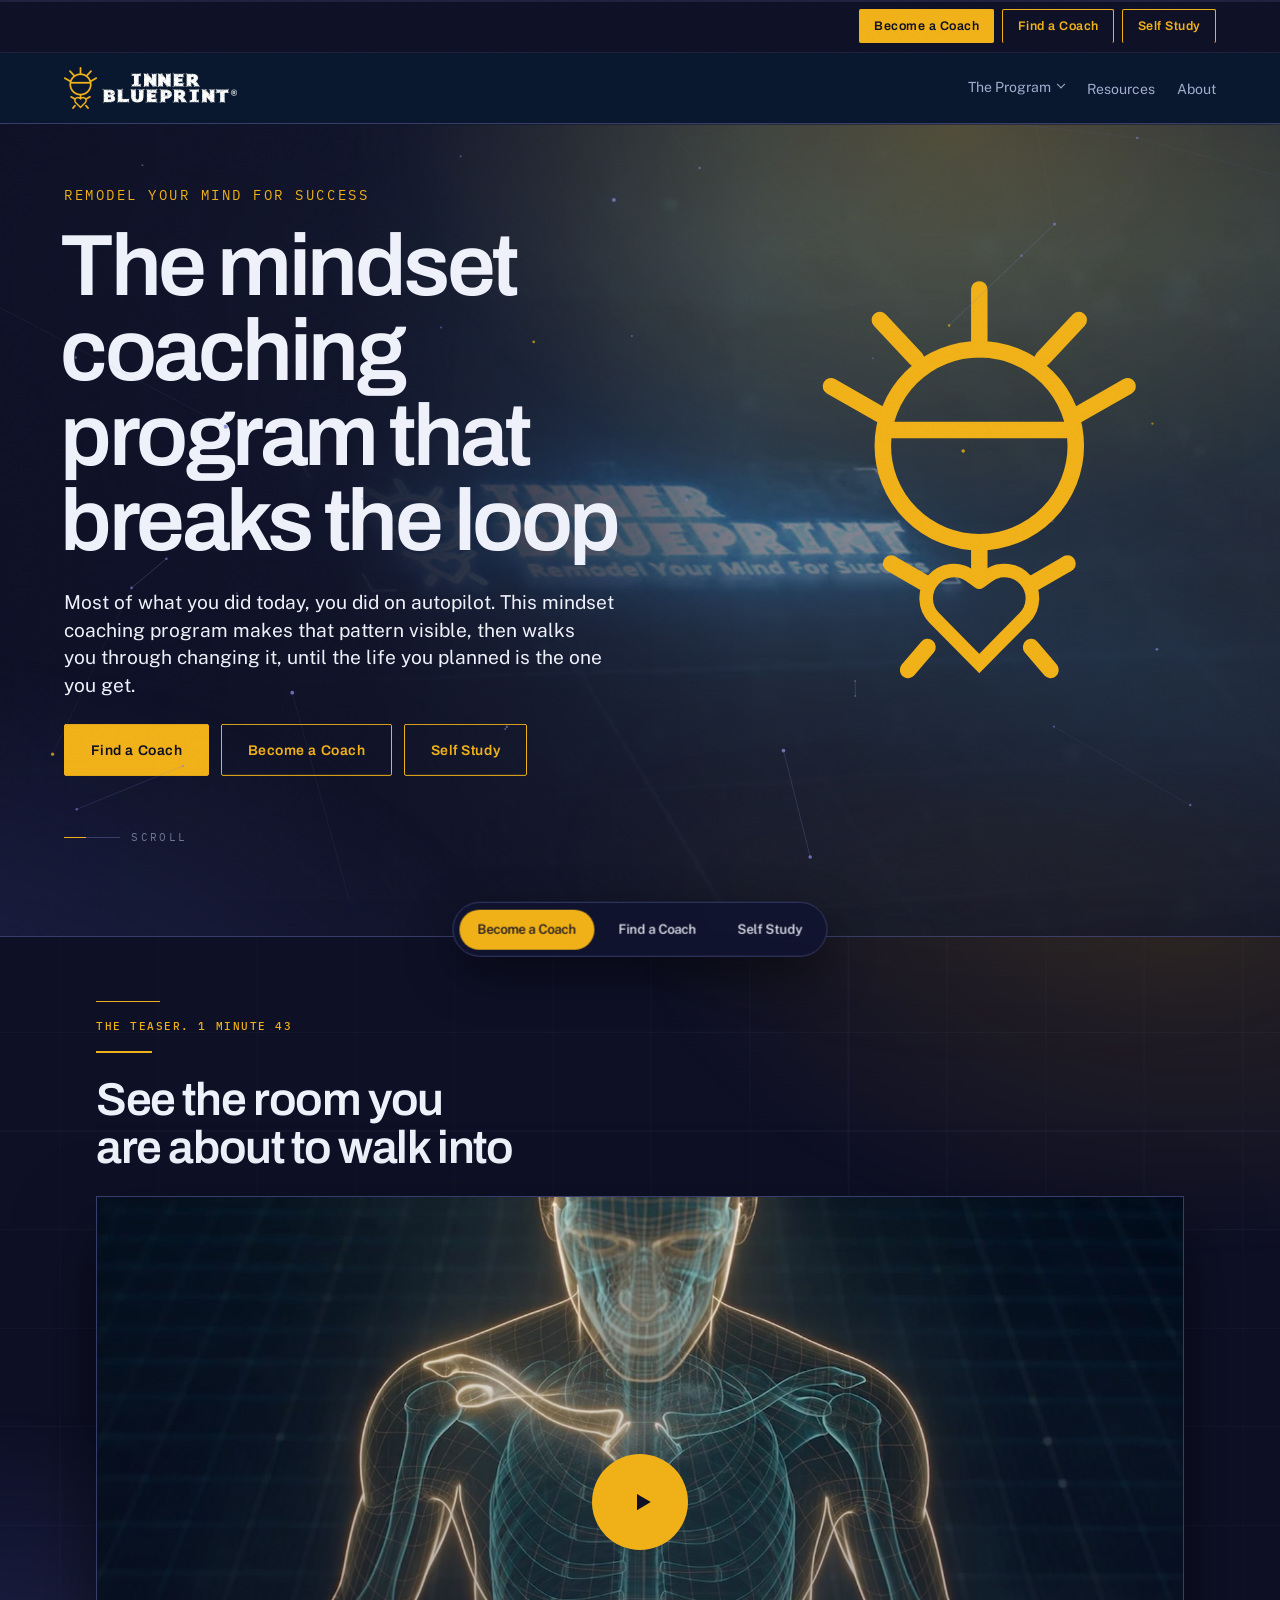
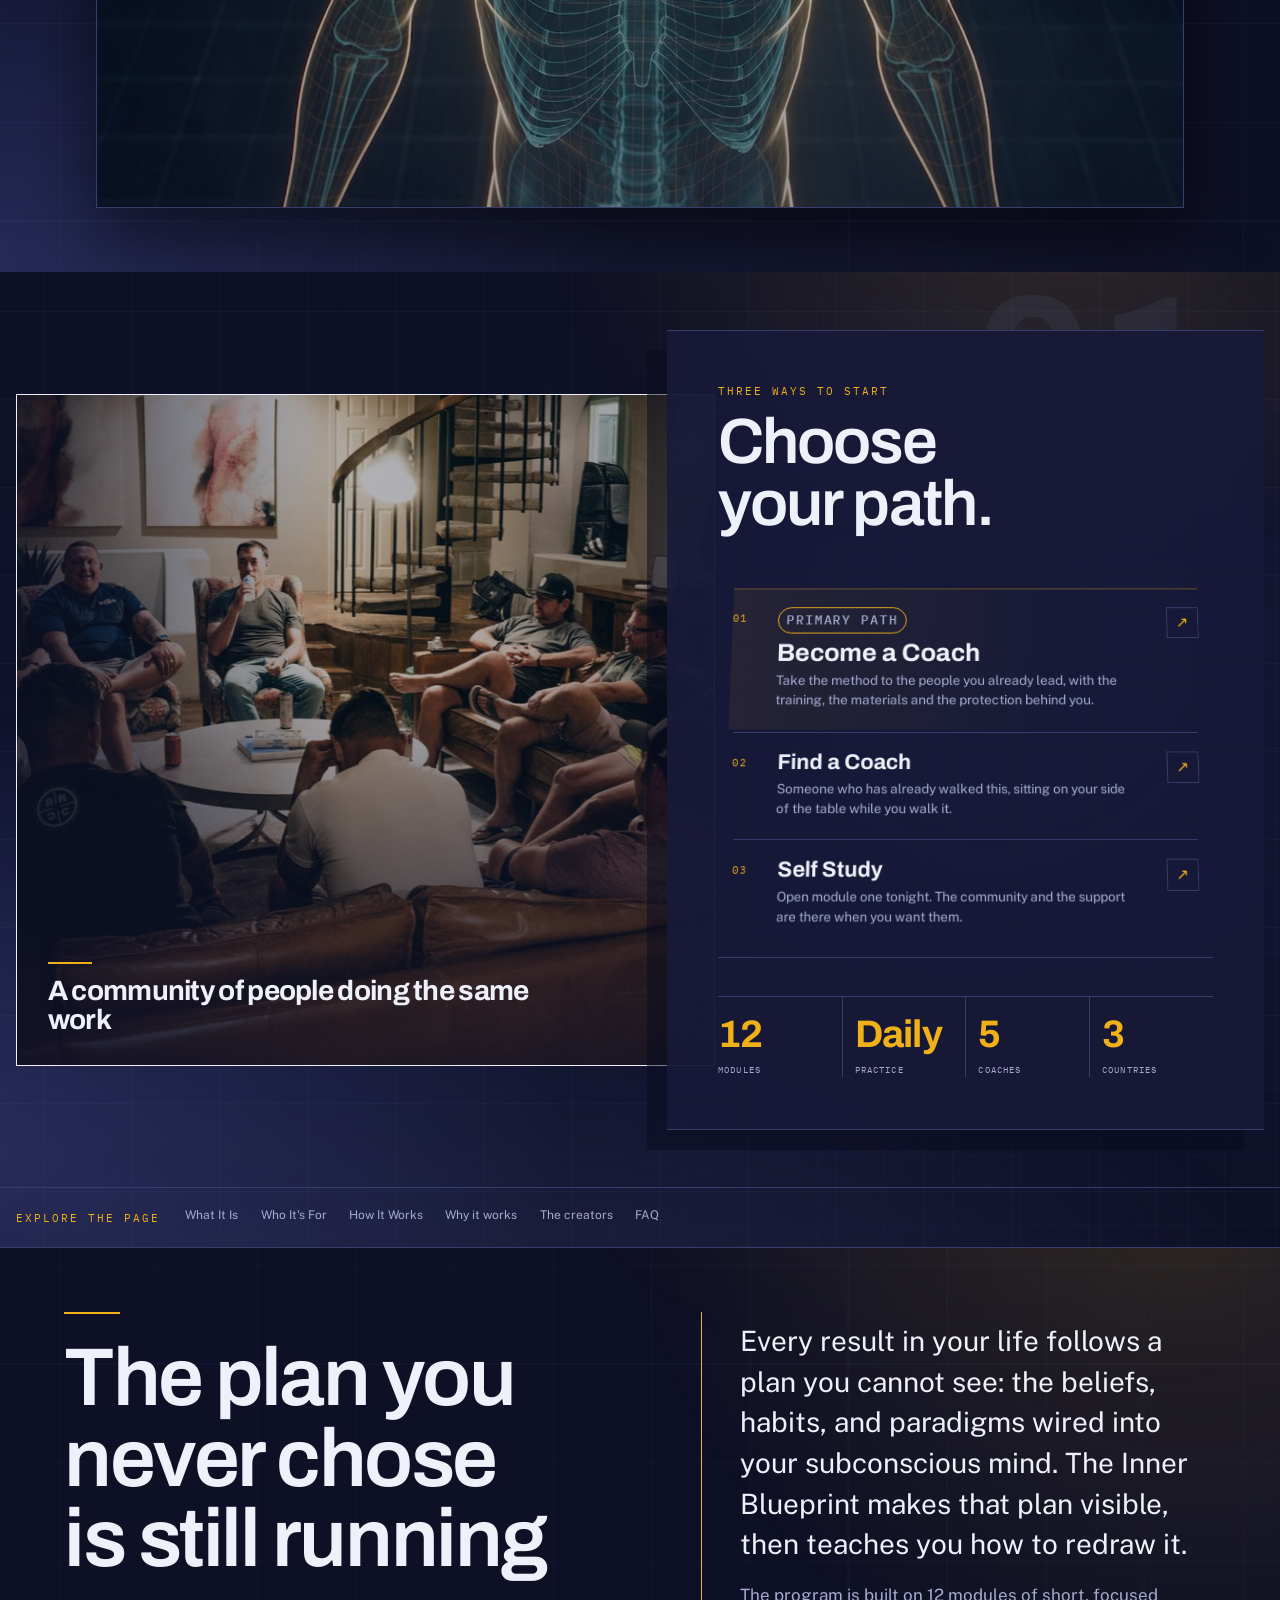
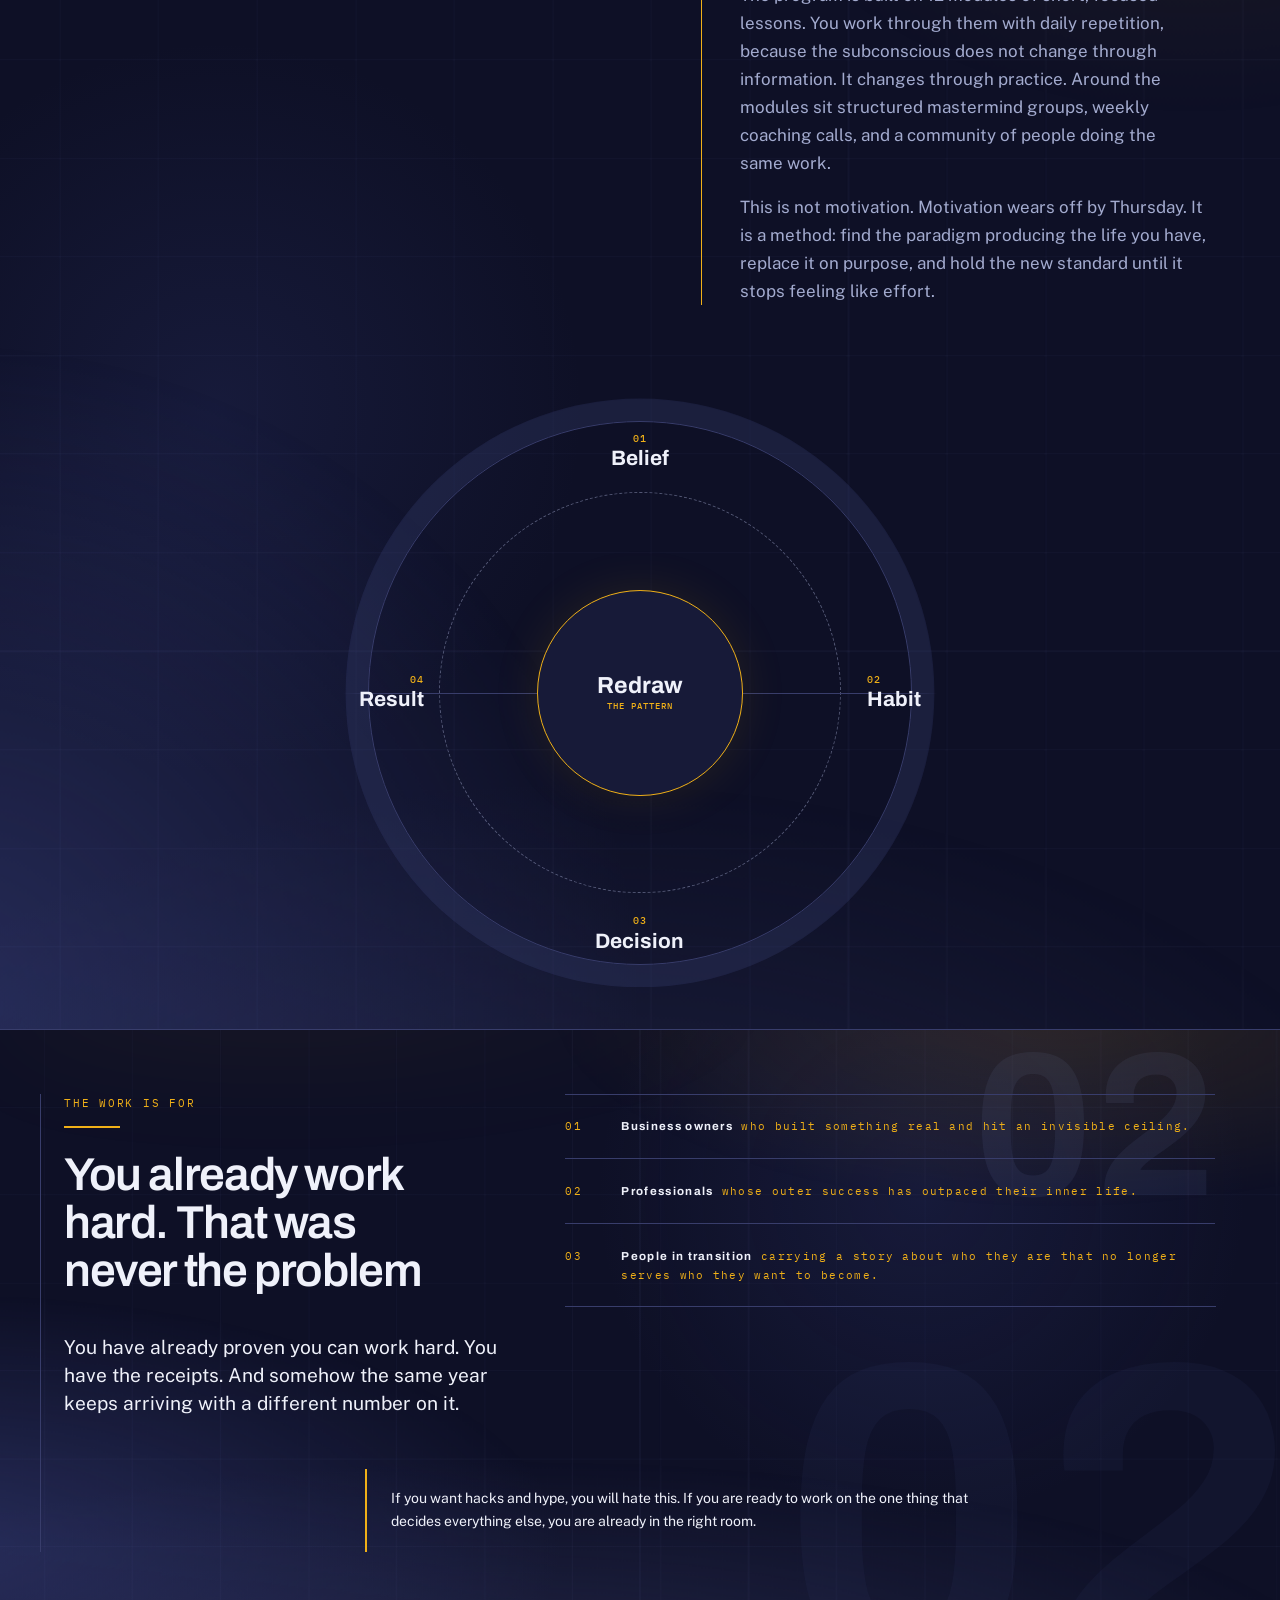
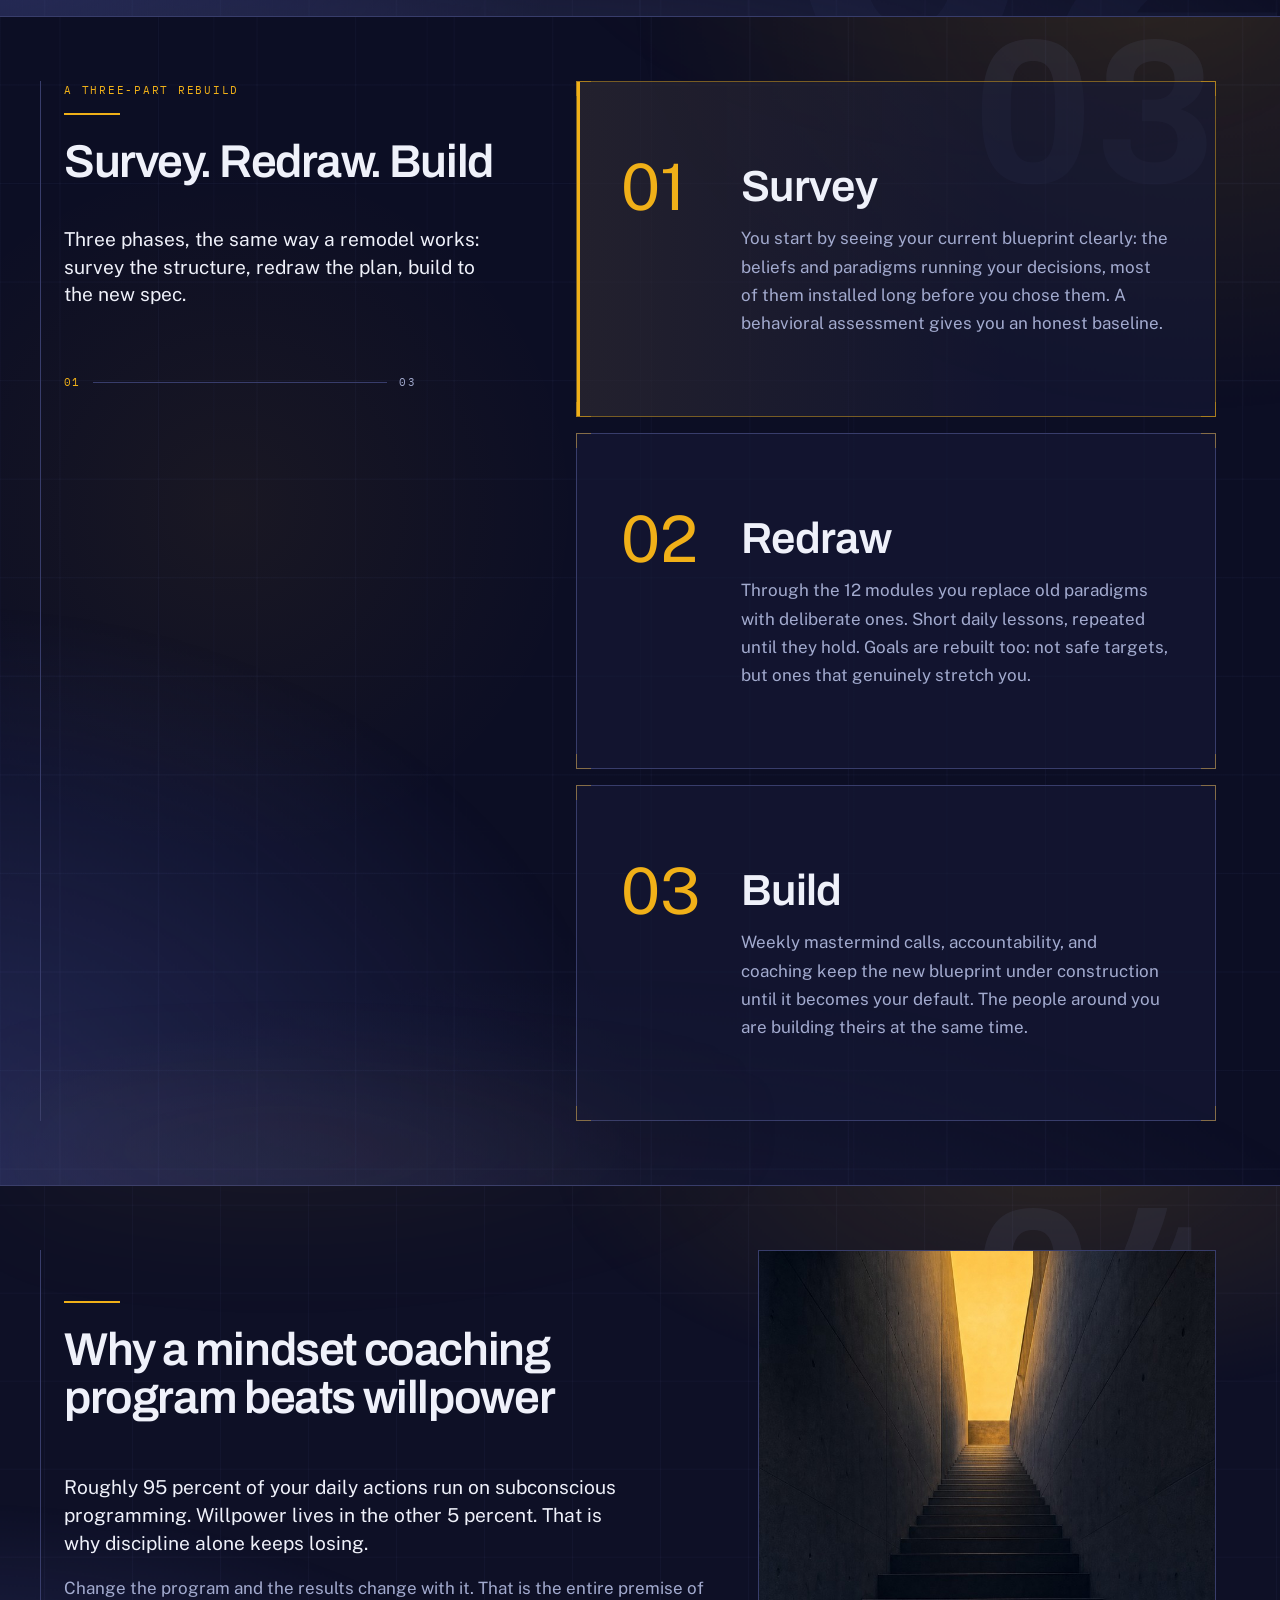
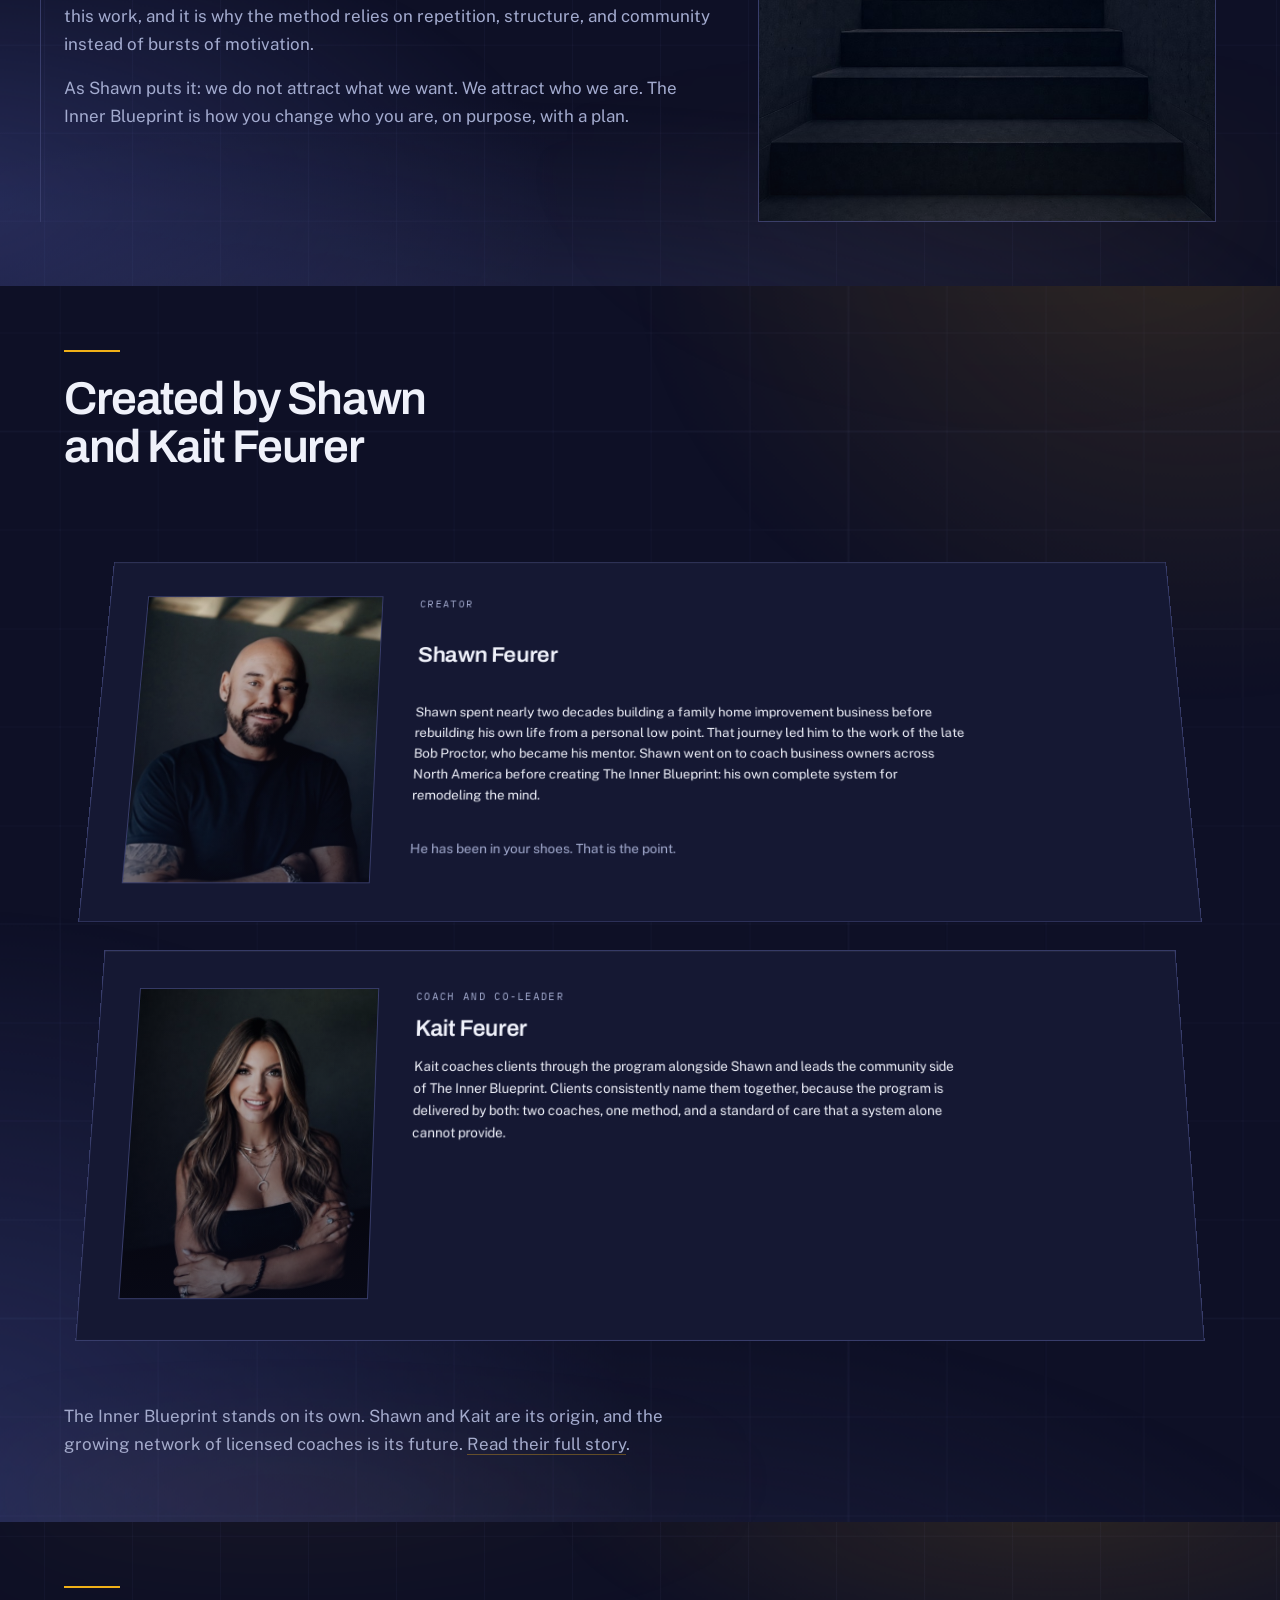
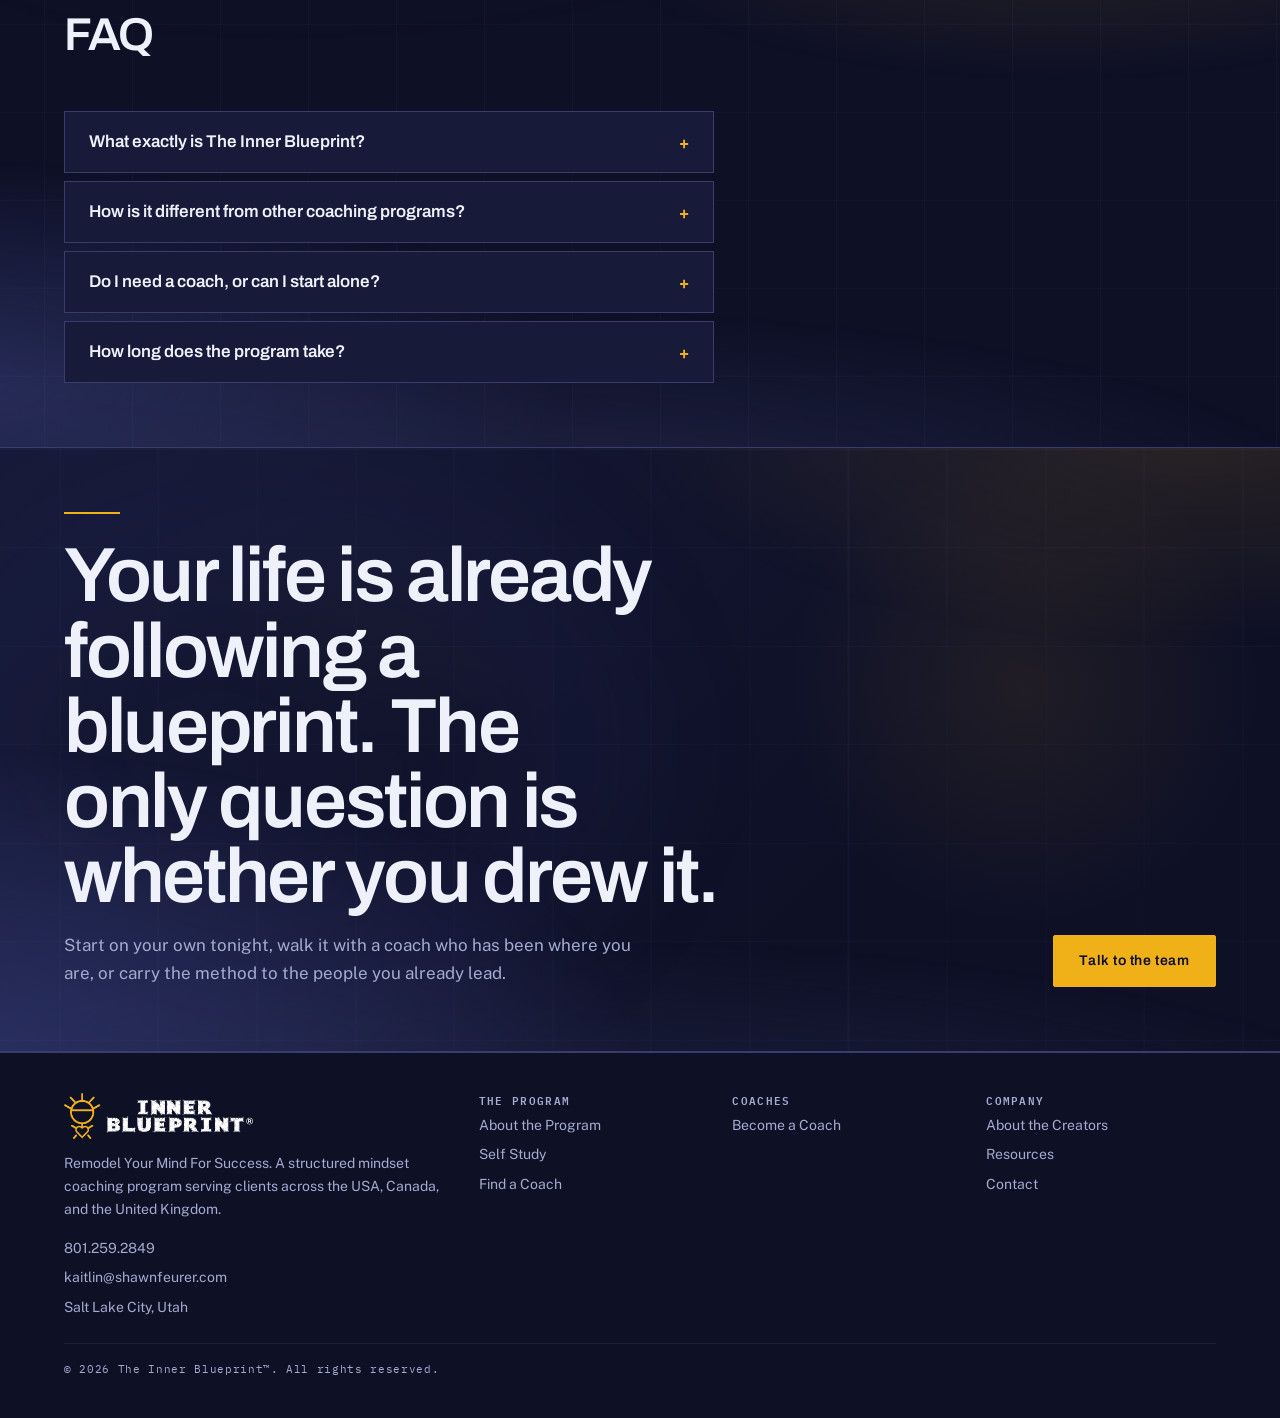
<file: index.html>
<!DOCTYPE html>
<html lang="en">
<head>
  <meta charset="UTF-8">
  <meta name="theme-color" content="#0E1026">
  <meta name="robots" content="noindex,nofollow">
  <meta name="viewport" content="width=device-width, initial-scale=1.0">
  <title>The Inner Blueprint | Mindset Coaching Program to Remodel Your Mind</title>
  <meta name="description" content="The Inner Blueprint is a mindset coaching program created by Shawn Feurer. Find a coach, become a licensed coach, or start with self study and remodel your mind for success.">
  <link rel="canonical" href="https://innerblueprint.com/">
  <meta property="og:title" content="The Inner Blueprint | Remodel Your Mind For Success">
  <meta property="og:description" content="A mindset coaching program with licensed coaches across the USA, Canada, and the United Kingdom. Find a coach, become a coach, or start with self study.">
  <meta property="og:type" content="website">
  <meta property="og:url" content="https://innerblueprint.com/">
  <meta property="og:image" content="https://innerblueprint.com/assets/img/og-image.png">
  <meta property="og:image:width" content="1200">
  <meta property="og:image:height" content="630">
  <meta name="twitter:card" content="summary_large_image">
  <link rel="preconnect" href="https://fonts.googleapis.com">
  <link rel="preconnect" href="https://fonts.gstatic.com" crossorigin>
  <link href="https://fonts.googleapis.com/css2?family=Archivo:wght@500;600;650;700&family=Public+Sans:wght@400;500;600&family=IBM+Plex+Mono:wght@400;500&display=swap" rel="stylesheet">
  <link rel="stylesheet" href="css/style.css?v=2db25a99">
  <link rel="icon" type="image/png" sizes="16x16" href="assets/img/favicon-16.png">
  <link rel="icon" type="image/png" sizes="32x32" href="assets/img/favicon-32.png">
  <link rel="icon" type="image/png" sizes="48x48" href="assets/img/favicon-48.png">
  <link rel="apple-touch-icon" sizes="180x180" href="assets/img/apple-touch-icon.png">

  <script type="application/ld+json">{"@context": "https://schema.org", "@graph": [{"@type": "Organization", "@id": "https://innerblueprint.com/#org", "name": "The Inner Blueprint", "url": "https://innerblueprint.com", "logo": "https://innerblueprint.com/assets/img/logo-icon.png", "slogan": "Remodel Your Mind For Success", "sameAs": ["https://podcasts.apple.com/us/podcast/inner-blueprint-podcast-with-shawn-feurer/id1739672878", "https://open.spotify.com/show/01CPESJ1p2n59InZ0k5Ryn", "https://www.shawnfeurer.com"]}, {"@type": "WebSite", "url": "https://innerblueprint.com", "name": "The Inner Blueprint", "publisher": {"@id": "https://innerblueprint.com/#org"}}, {"@type": "FAQPage", "mainEntity": [{"@type": "Question", "name": "What exactly is The Inner Blueprint?", "acceptedAnswer": {"@type": "Answer", "text": "A structured mindset coaching program built on 12 modules, daily practice, and mastermind coaching. It helps you identify the subconscious beliefs producing your current results and replace them with ones aligned to the results you want."}}, {"@type": "Question", "name": "How is it different from other coaching programs?", "acceptedAnswer": {"@type": "Answer", "text": "It is a system, not a seminar. The work is structured, repeated, and coached over months, and it is delivered by licensed coaches trained in one protected methodology."}}, {"@type": "Question", "name": "Do I need a coach, or can I start alone?", "acceptedAnswer": {"@type": "Answer", "text": "Both paths work. Self study gives you the full 12 module program plus community support, and many members later step into mastermind groups or one on one coaching."}}, {"@type": "Question", "name": "How long does the program take?", "acceptedAnswer": {"@type": "Answer", "text": "The core program runs through 12 modules with daily practice, typically over several months. Most members stay connected through the community and masterminds beyond the first cycle."}}]}]}</script>
</head>
<body>
  <a class="skip-link" href="#main">Skip to content</a>

    <!-- LOS TRES CAMINOS, SIEMPRE ARRIBA (feedback del cliente, 22 sep): los dos
         enlaces azules de antes pasan a tres botones, siempre en este orden,
         y Become a Coach con mas peso. Contact se va del menu principal: vive
         en el pie, que es donde el cliente lo quiere. -->
    <div class="doorbar doorbar--cta">
      <ul class="wrap">
        <li><a class="btn btn-solid" href="become-a-coach.html">Become a Coach</a></li>
        <li><a class="btn btn-line" href="find-a-coach.html">Find a Coach</a></li>
        <li><a class="btn btn-line" href="self-study.html">Self Study</a></li>
      </ul>
    </div>
  <header class="site-header">
    <div class="wrap nav-bar">
      <a class="brand" href="index.html" aria-label="The Inner Blueprint, home">
          <img class="brand-lockup" src="assets/img/lockup-ondark.png" width="691" height="168"
               alt="The Inner Blueprint">
        </a>
      <button class="nav-toggle" aria-expanded="false" aria-controls="nav-menu">MENU</button>
                                                <ul class="nav-links" id="nav-menu">
        <li class="nav-home"><a href="index.html" aria-current="page">Home</a></li>
        <li class="has-menu">
          <button type="button" class="nav-trigger" aria-expanded="false" aria-controls="menu-program">The Program<span class="nav-caret" aria-hidden="true"></span></button>
          <div class="mega" id="menu-program" hidden>
            <ul class="mega-list">
              <li><a href="about-the-program.html">
                <span class="mm-title">About the Program</span>
                <span class="mm-desc">The methodology in full: what the inner blueprint is, why mindset drives results, and how the 12 modules are structured.</span>
              </a></li>
              <li><a href="self-study.html">
                <span class="mm-title">Self Study</span>
                <span class="mm-desc">The entry point. The whole curriculum at your own pace, plus community and always on support.</span>
              </a></li>
            </ul>
          </div>
        </li>
        <li><a href="resources.html">Resources</a></li>
        <li><a href="about-the-creators.html">About</a></li>
      </ul>
      <!-- /nav -->
    </div>
  </header>

  <main id="main">

    <!-- HERO -->
    <section class="hero">
      <!-- Capa de profundidad. Cuatro planos a velocidades distintas; el motor
           de animacion los mueve en motion.js. El <video> se queda sin <source>
           hasta que el material del podcast este cortado y comprimido: mientras
           tanto la placa es navy limpio y no se descarga ni un byte de mas. -->
      <div class="hero-depth" aria-hidden="true">
        <div class="hero-plate">
          <video class="hero-video" muted loop playsinline preload="none"
                 poster="assets/img/hero-poster.jpg"
                 disablepictureinpicture tabindex="-1">
            <source src="assets/video/hero.webm?v=fed36a03" type="video/webm">
            <source src="assets/video/hero.mp4?v=09a6757c" type="video/mp4">
          </video>
        </div>
        <div class="hero-veil"></div>
        <canvas class="hero-lattice" aria-hidden="true"></canvas>
        <div class="hero-atmos"></div>
      </div>
      <div class="wrap">
        <div class="hero-grid">
          <div>
            <p class="tagline">Remodel Your Mind For Success</p>
            <h1>The mindset coaching program that breaks the loop</h1>
            <p class="lede">Most of what you did today, you did on autopilot. This mindset coaching program makes that pattern visible, then walks you through changing it, until the life you planned is the one you get.</p>
            <div class="hero-actions">
              <a class="btn btn-solid" href="find-a-coach.html">Find a Coach</a>
              <a class="btn btn-line" href="become-a-coach.html">Become a Coach</a>
              <a class="btn btn-line" href="self-study.html">Self Study</a>
            </div>
          </div>
          <div class="bp-stage">
          <svg class="bp-motif" viewBox="0 0 400 491" aria-hidden="true" role="presentation">
            <g class="bp-paper" fill="none" stroke="rgba(132,144,215,0.34)" stroke-width="0.8">
            <line class="pg" x1="49.1" y1="6.0" x2="49.1" y2="484.8"></line>
            <line class="pg" x1="92.2" y1="6.0" x2="92.2" y2="484.8"></line>
            <line class="pg" x1="135.3" y1="6.0" x2="135.3" y2="484.8"></line>
            <line class="pg" x1="178.4" y1="6.0" x2="178.4" y2="484.8"></line>
            <line class="pg" x1="221.6" y1="6.0" x2="221.6" y2="484.8"></line>
            <line class="pg" x1="264.7" y1="6.0" x2="264.7" y2="484.8"></line>
            <line class="pg" x1="307.8" y1="6.0" x2="307.8" y2="484.8"></line>
            <line class="pg" x1="350.9" y1="6.0" x2="350.9" y2="484.8"></line>
            <line class="pg" x1="6.0" y1="49.1" x2="394.0" y2="49.1"></line>
            <line class="pg" x1="6.0" y1="92.2" x2="394.0" y2="92.2"></line>
            <line class="pg" x1="6.0" y1="135.3" x2="394.0" y2="135.3"></line>
            <line class="pg" x1="6.0" y1="178.4" x2="394.0" y2="178.4"></line>
            <line class="pg" x1="6.0" y1="221.6" x2="394.0" y2="221.6"></line>
            <line class="pg" x1="6.0" y1="264.7" x2="394.0" y2="264.7"></line>
            <line class="pg" x1="6.0" y1="307.8" x2="394.0" y2="307.8"></line>
            <line class="pg" x1="6.0" y1="350.9" x2="394.0" y2="350.9"></line>
            <line class="pg" x1="6.0" y1="394.0" x2="394.0" y2="394.0"></line>
            <line class="pg" x1="6.0" y1="437.1" x2="394.0" y2="437.1"></line>
            <line class="pg" x1="6.0" y1="480.2" x2="394.0" y2="480.2"></line>
            <rect class="pg-edge" x="6.0" y="6.0" width="388.0" height="478.8" stroke="rgba(146,158,232,0.55)" stroke-width="1"></rect>
            </g>
            <g class="bp-guides" fill="none" stroke="rgba(146,158,232,0.8)" stroke-width="1">
            <!-- marca de centro -->
            <g class="g-cross">
            <line x1="188.9" y1="208.6" x2="211.1" y2="208.6"></line>
            <line x1="200.0" y1="197.5" x2="200.0" y2="219.7"></line>
            <circle cx="200.0" cy="208.6" r="3.8"></circle>
            </g>
            <!-- ejes -->
            <line class="guide g-axis" x1="200.0" y1="21.0" x2="200.0" y2="462.8" pathLength="100" style="animation-delay:0.15s"></line>
            <line class="guide g-axis" x1="61.2" y1="208.6" x2="338.8" y2="208.6" pathLength="100" style="animation-delay:0.3s"></line>
            <!-- circunferencia de construccion: la traza el compas -->
            <circle class="guide g-circle" cx="200.0" cy="208.6" r="138.8" pathLength="100" style="animation-delay:0s"></circle>
            <!-- brazo del compas y su punta -->
            <g class="g-compass">
            <line class="g-arm" x1="200.0" y1="208.6" x2="338.8" y2="208.6" stroke="rgba(206,216,255,1)" stroke-width="2.1"></line>
            <circle class="g-point" cx="338.8" cy="208.6" r="4.4" fill="rgba(214,222,255,1)" stroke="none"></circle>
            </g>
            <!-- cota del radio -->
            <g class="g-dim">
            <line x1="200.0" y1="136.5" x2="304.7" y2="136.5"></line>
            <line x1="200.0" y1="132.5" x2="200.0" y2="140.5"></line>
            <line x1="304.7" y1="132.5" x2="304.7" y2="140.5"></line>
            <text x="252.4" y="129.5" text-anchor="middle" fill="rgba(176,188,246,0.95)" stroke="none" font-family="IBM Plex Mono, monospace" font-size="13" letter-spacing="1.5">R</text>
            </g>
            <!-- centros de los dos lobulos del corazon -->
            <g class="g-lobe">
            <circle cx="172.5" cy="374.2" r="30.2" stroke="rgba(146,158,232,0.34)"></circle>
            <circle cx="172.5" cy="374.2" r="1.6" fill="rgba(176,188,246,0.8)" stroke="none"></circle>
            <circle cx="227.5" cy="374.2" r="30.2" stroke="rgba(146,158,232,0.34)"></circle>
            <circle cx="227.5" cy="374.2" r="1.6" fill="rgba(176,188,246,0.8)" stroke="none"></circle>
            </g>
            </g>
            <g class="bp-art" fill="none" stroke="#F0B018" stroke-linecap="round">
            <!-- fitted master geometry: sun circle, horizon, rays, stem, ticks, heart -->
            <circle class="draw" data-part="circle" cx="200.0" cy="208.6" r="104.7" stroke-width="17.9" pathLength="100" style="animation-delay:0.50s"></circle>
            <line class="draw" x1="200.0" y1="104.0" x2="200.0" y2="39.0" data-part="ray" stroke-width="17.9" pathLength="100" style="animation-delay:0.85s"></line>
            <line class="draw" x1="99.4" y1="191.5" x2="300.6" y2="191.5" data-part="chord" stroke-width="17.9" pathLength="100" style="animation-delay:0.98s"></line>
            <line class="draw" x1="200.0" y1="319.0" x2="200.0" y2="354.1" data-part="stem" stroke-width="17.9" pathLength="100" style="animation-delay:1.11s"></line>
            <line class="draw" x1="131.2" y1="114.1" x2="92.1" y2="72.2" data-part="ray" stroke-width="17.9" pathLength="100" style="animation-delay:1.24s"></line>
            <line class="draw" x1="268.8" y1="114.1" x2="307.9" y2="72.2" data-part="ray" stroke-width="17.9" pathLength="100" style="animation-delay:1.37s"></line>
            <line class="draw" x1="93.4" y1="175.2" x2="39.0" y2="144.1" data-part="ray" stroke-width="17.9" pathLength="100" style="animation-delay:1.50s"></line>
            <line class="draw" x1="306.6" y1="175.2" x2="361.0" y2="144.1" data-part="ray" stroke-width="17.9" pathLength="100" style="animation-delay:1.63s"></line>
            <line class="draw" x1="104.3" y1="336.5" x2="145.2" y2="360.2" stroke-linecap="butt" data-part="tick" stroke-width="17.9" pathLength="100" style="animation-delay:1.76s"></line>
            <circle class="cap" cx="104.3" cy="336.5" r="9.0" fill="#F0B018" stroke="none" style="animation-delay:2.31s"></circle>
            <line class="draw" x1="295.7" y1="336.5" x2="254.8" y2="360.2" stroke-linecap="butt" data-part="tick" stroke-width="17.9" pathLength="100" style="animation-delay:1.89s"></line>
            <circle class="cap" cx="295.7" cy="336.5" r="9.0" fill="#F0B018" stroke="none" style="animation-delay:2.44s"></circle>
            <line class="draw" x1="143.8" y1="427.1" x2="122.7" y2="451.9" data-part="tick" stroke-width="17.9" pathLength="100" style="animation-delay:2.02s"></line>
            <line class="draw" x1="256.2" y1="427.1" x2="277.3" y2="451.9" data-part="tick" stroke-width="17.9" pathLength="100" style="animation-delay:2.15s"></line>
            <path class="draw" data-part="heart" d="M 200.00 356.80 L 190.18 349.73 A 30.18 30.18 0 0 0 151.08 395.44 L 200.00 444.87 L 248.92 395.44 A 30.18 30.18 0 0 0 209.82 349.73 Z" stroke-width="14.8" stroke-linejoin="miter" stroke-miterlimit="20" pathLength="100" style="animation-delay:2.38s"></path>
            </g>
            <g class="bp-scan" opacity="0">
            <line x1="6.0" y1="0" x2="394.0" y2="0" stroke="rgba(160,175,255,0.65)" stroke-width="1"></line>
            <rect x="6.0" y="-22" width="388.0" height="22" fill="rgba(122,132,205,0.10)" stroke="none"></rect>
            </g>
          </svg>
          </div>
        </div>

        <p class="scroll-cue" aria-hidden="true"><span class="scroll-cue__rail"></span>Scroll</p>

      </div>
    </section>

    <!-- El teaser oficial, el montaje nuevo del 29 de agosto que mando
         Kaitlin. Este va COMPLETO y sin cortar: revisado segundo a segundo,
         no trae el cierre de otra marca que obligo a cortar el master
         anterior a los 49 segundos. Cierra en fundido a negro.
         Sale de 1920 a 1600 px porque la banda mide 1088 px de ancho como
         maximo: servir 1920 era mandar pixeles que nadie ve. Y de 270 MB a
         25: el master viene a 21 Mbps, que es un ritmo de sala de edicion,
         no de una pagina que alguien abre con datos moviles.
         El video NO se autoreproduce: un fotograma fuerte y un play dorado;
         el sonido es de quien lo pide. Sin JavaScript quedan los controles
         nativos. Con preload="none" no se descarga un solo byte hasta que
         alguien decide verlo, que es lo que hace que un video de minuto y
         medio no le cueste nada al que solo venia a leer. -->
    <section class="section teaser-band" aria-labelledby="teaser-title">
      <div class="wrap">
        <p class="annot teaser-band__label" aria-hidden="true">The teaser. 1 minute 43</p>
        <h2 id="teaser-title">See the room you are about to walk into</h2>
        <figure class="teaser-frame reveal">
          <video class="teaser-video" controls preload="none" playsinline
                 poster="assets/img/teaser-poster.jpg"
                 width="1600" height="900" disablepictureinpicture>
            <source src="assets/video/teaser.webm" type="video/webm">
            <source src="assets/video/teaser.mp4" type="video/mp4">
          </video>
          <button class="teaser-play" type="button" hidden>
            <span class="teaser-play__ring" aria-hidden="true"></span>
            <svg viewBox="0 0 24 24" width="30" height="30" aria-hidden="true" focusable="false">
              <path d="M8 5.5v13l11-6.5z" fill="currentColor"></path>
            </svg>
            <span class="sr-only">Play the teaser</span>
          </button>
        </figure>
      </div>
    </section>

    <section class="path-stage" aria-labelledby="path-stage-title" data-chapter="01">
      <div class="wrap path-stage__grid">
        <figure class="path-stage__media media human-scene human-scene--community">
          <img src="assets/img/photos/human_01_mastermind_room.jpg"
               srcset="assets/img/photos/human_01_mastermind_room-half.jpg 1280w, assets/img/photos/human_01_mastermind_room.jpg 2560w"
               sizes="(min-width: 52rem) 56vw, 100vw"
               width="2560" height="1511" loading="eager" decoding="async"
               alt="Shawn Feurer and a mastermind group in conversation around a living room">
          <figcaption>A community of people doing the same work</figcaption>
        </figure>

        <div class="path-stage__content">
          <p class="path-stage__eyebrow">Three ways to start</p>
          <h2 id="path-stage-title">Choose your path.</h2>

          <nav class="path-routes" aria-label="Three ways to start">
            <!-- EL CAMINO DE LA LICENCIA VA PRIMERO (feedback de Kaitlin, ronda 2).
                 Los tres caminos se leian iguales y la licencia es el que mas
                 quieren hacer crecer. Pasa al 01 con un poco mas de peso: la
                 etiqueta "Primary path", el titulo un punto mas grande y el
                 fondo dorado que los otros solo muestran al pasar el raton. Un
                 poco, no mucho: ella pidio "a little more visual weight" y un
                 camino que grita hace que los otros dos parezcan de relleno. -->
            <a class="path-route path-route--lead" href="become-a-coach.html">
              <span class="path-route__num">01</span>
              <span class="path-route__copy">
                <span class="path-route__tag">Primary path</span>
                <strong>Become a Coach</strong>
                <span>Take the method to the people you already lead, with the training, the materials and the protection behind you.</span>
              </span>
              <span class="path-route__arrow" aria-hidden="true">↗</span>
            </a>
            <a class="path-route" href="find-a-coach.html">
              <span class="path-route__num">02</span>
              <span class="path-route__copy">
                <strong>Find a Coach</strong>
                <span>Someone who has already walked this, sitting on your side of the table while you walk it.</span>
              </span>
              <span class="path-route__arrow" aria-hidden="true">↗</span>
            </a>
            <a class="path-route" href="self-study.html">
              <span class="path-route__num">03</span>
              <span class="path-route__copy">
                <strong>Self Study</strong>
                <span>Open module one tonight. The community and the support are there when you want them.</span>
              </span>
              <span class="path-route__arrow" aria-hidden="true">↗</span>
            </a>
          </nav>

          <dl class="program-ledger" aria-label="Program structure">
            <div><dt>12</dt><dd>Modules</dd></div>
            <div><dt>Daily</dt><dd>Practice</dd></div>
            <div><dt>5</dt><dd>Coaches</dd></div>
            <div><dt>3</dt><dd>Countries</dd></div>
          </dl>
        </div>
      </div>

      <nav class="page-index" data-variant="embedded" aria-label="Sections on this page">
        <div class="wrap">
          <span class="page-index__lead">Explore the page</span>
          <ul>
            <li><a href="#overview">What It Is</a></li>
            <li><a href="#audience">Who It's For</a></li>
            <li><a href="#method">How It Works</a></li>
            <li><a href="#principle">Why it works</a></li>
            <li><a href="#origin">The creators</a></li>
            <li><a href="#questions">FAQ</a></li>
          </ul>
        </div>
      </nav>
    </section>

    <!-- WHAT IT IS -->
    <section class="section home-overview" id="overview">
      <div class="wrap overview-stage">
        <div class="overview-map">
          <h2>The plan you never chose is still running</h2>
        </div>
        <div class="stack-2 overview-copy">
          <p class="lede">Every result in your life follows a plan you cannot see: the beliefs, habits, and paradigms wired into your subconscious mind. The Inner Blueprint makes that plan visible, then teaches you how to redraw it.</p>
          <p>The program is built on 12 modules of short, focused lessons. You work through them with daily repetition, because the subconscious does not change through information. It changes through practice. Around the modules sit structured mastermind groups, weekly coaching calls, and a community of people doing the same work.</p>
          <p>This is not motivation. Motivation wears off by Thursday. It is a method: find the paradigm producing the life you have, replace it on purpose, and hold the new standard until it stops feeling like effort.</p>
        </div>
        <!-- El diagrama sale de la columna izquierda y pasa a cruzar las dos.
             Colgado de la izquierda dejaba 300 px de vacio a su derecha; en el
             centro cierra la seccion y las dos columnas de texto pueden
             arrancar en la misma linea. -->
        <div class="blueprint-loop" aria-label="Beliefs shape habits, decisions, and results until the pattern is deliberately redrawn">
          <div class="blueprint-loop__center">Redraw<span>the pattern</span></div>
          <ol>
            <li><span>01</span>Belief</li>
            <li><span>02</span>Habit</li>
            <li><span>03</span>Decision</li>
            <li><span>04</span>Result</li>
          </ol>
        </div>
      </div>
    </section>

<!-- WHO IT'S FOR -->
    <section class="section home-audience" id="audience" data-chapter="02">
      <div class="wrap audience-stage">
        <header class="audience-stage__heading">
          <p class="chapter-kicker">The work is for</p>
          <h2>You already work hard. That was never the problem</h2>
          <p class="lede">You have already proven you can work hard. You have the receipts. And somehow the same year keeps arriving with a different number on it.</p>
        </header>
        <div class="audience-ledger" aria-label="People this program is designed to serve">
          <p><span>01</span><span><strong>Business owners</strong> who built something real and hit an invisible ceiling.</span></p>
          <p><span>02</span><span><strong>Professionals</strong> whose outer success has outpaced their inner life.</span></p>
          <p><span>03</span><span><strong>People in transition</strong> carrying a story about who they are that no longer serves who they want to become.</span></p>
        </div>
        <p class="audience-boundary">If you want hacks and hype, you will hate this. If you are ready to work on the one thing that decides everything else, you are already in the right room.</p>
      </div>
    </section>

<!-- HOW IT WORKS -->
    <section class="section home-method" id="method" data-method-story data-chapter="03">
      <div class="wrap method-story">
        <div class="method-story__anchor">
          <p class="chapter-kicker">A three-part rebuild</p>
          <h2>Survey. Redraw. Build</h2>
          <p class="lede">Three phases, the same way a remodel works: survey the structure, redraw the plan, build to the new spec.</p>
          <div class="method-story__meter" aria-hidden="true">
            <span class="method-story__current">01</span>
            <span class="method-story__line"><i></i></span>
            <span>03</span>
          </div>
        </div>
        <ol class="method-story__steps">
          <li class="reg is-current" data-method-step data-label="Survey"><span class="reg-b" aria-hidden="true"></span>
            <span class="step-num">01</span>
            <div>
              <h3>Survey</h3>
              <p>You start by seeing your current blueprint clearly: the beliefs and paradigms running your decisions, most of them installed long before you chose them. A behavioral assessment gives you an honest baseline.</p>
            </div>
          </li>
          <li class="reg" data-method-step data-label="Redraw"><span class="reg-b" aria-hidden="true"></span>
            <span class="step-num">02</span>
            <div>
              <h3>Redraw</h3>
              <p>Through the 12 modules you replace old paradigms with deliberate ones. Short daily lessons, repeated until they hold. Goals are rebuilt too: not safe targets, but ones that genuinely stretch you.</p>
            </div>
          </li>
          <li class="reg" data-method-step data-label="Build"><span class="reg-b" aria-hidden="true"></span>
            <span class="step-num">03</span>
            <div>
              <h3>Build</h3>
              <p>Weekly mastermind calls, accountability, and coaching keep the new blueprint under construction until it becomes your default. The people around you are building theirs at the same time.</p>
            </div>
          </li>
        </ol>
      </div>
    </section>

<!-- WHY (keyword H2) -->
    <section class="section home-principle" id="principle" data-chapter="04">
      <div class="wrap feature feature-rev">
        <figure class="media media-45 reg feature-media">
          <span class="reg-b" aria-hidden="true"></span>
          <img src="assets/img/photos/web_12_ascending_stairs.jpg"
               srcset="assets/img/photos/web_12_ascending_stairs-half.jpg 832w, assets/img/photos/web_12_ascending_stairs.jpg 1664w"
               sizes="(min-width: 52rem) 27rem, 100vw"
               width="1664" height="2080" loading="lazy" decoding="async"
               alt="A narrow stairwell rising toward warm golden light at the top">
        </figure>
        <div>
          <h2>Why a mindset coaching program beats willpower</h2>
          <div class="stack-2 mt-3">
          <p class="lede">Roughly 95 percent of your daily actions run on subconscious programming. Willpower lives in the other 5 percent. That is why discipline alone keeps losing.</p>
          <p>Change the program and the results change with it. That is the entire premise of this work, and it is why the method relies on repetition, structure, and community instead of bursts of motivation.</p>
          <p>As Shawn puts it: we do not attract what we want. We attract who we are. The Inner Blueprint is how you change who you are, on purpose, with a plan.</p>
        </div>
        </div>
      </div>
    </section>

    <!--
      TESTIMONIALS SLOT (SEC 05 / RESULTS)
      Pending: client-approved testimonials from David.
      Rule: never show placeholder proof. Section stays out of the build
      until real, approved quotes arrive. Structure ready in components.
    -->

<!-- FOUNDERS -->
    <section class="section" id="origin">
      <div class="wrap">
          <h2>Created by Shawn and Kait Feurer</h2>
        <div class="founder-grid mt-3">
          <div class="founder-card reg"><span class="reg-b" aria-hidden="true"></span>
            <figure class="founder-photo">
              <img src="assets/img/people/shawn_feurer.jpg"
                   srcset="assets/img/people/shawn_feurer-half.jpg 600w, assets/img/people/shawn_feurer.jpg 1200w"
                   sizes="(min-width: 48rem) 15rem, 45vw"
                   width="1200" height="1500" loading="lazy" decoding="async"
                   alt="Shawn Feurer, creator of The Inner Blueprint, arms folded, in a dark studio">
            </figure>
            <span class="role">Creator</span>
            <h3>Shawn Feurer</h3>
            <p>Shawn spent nearly two decades building a family home improvement business before rebuilding his own life from a personal low point. That journey led him to the work of the late Bob Proctor, who became his mentor. Shawn went on to coach business owners across North America before creating The Inner Blueprint: his own complete system for remodeling the mind.</p>
            <p>He has been in your shoes. That is the point.</p>
          </div>
          <div class="founder-card reg"><span class="reg-b" aria-hidden="true"></span>
            <figure class="founder-photo">
              <img src="assets/img/people/kait_feurer.jpg"
                   srcset="assets/img/people/kait_feurer-half.jpg 600w, assets/img/people/kait_feurer.jpg 1200w"
                   sizes="(min-width: 48rem) 15rem, 45vw"
                   width="1200" height="1500" loading="lazy" decoding="async"
                   alt="Kait Feurer, coach and co-leader of The Inner Blueprint, arms folded, in a dark studio">
            </figure>
            <span class="role">Coach and Co-Leader</span>
            <h3>Kait Feurer</h3>
            <p>Kait coaches clients through the program alongside Shawn and leads the community side of The Inner Blueprint. Clients consistently name them together, because the program is delivered by both: two coaches, one method, and a standard of care that a system alone cannot provide.</p>
          </div>
        </div>
        <p class="muted mt-3">The Inner Blueprint stands on its own. Shawn and Kait are its origin, and the growing network of licensed coaches is its future. <a href="about-the-creators.html">Read their full story</a>.</p>
      </div>
    </section>

<!-- FAQ -->
    <section class="section" id="questions">
      <div class="wrap">
          <h2>FAQ</h2>
        <div class="faq-list mt-3">
          <details>
            <summary>What exactly is The Inner Blueprint?</summary>
            <p class="faq-a">A structured mindset coaching program built on 12 modules, daily practice, and mastermind coaching. It helps you identify the subconscious beliefs producing your current results and replace them with ones aligned to the results you want.</p>
          </details>
          <details>
            <summary>How is it different from other coaching programs?</summary>
            <p class="faq-a">It is a system, not a seminar. The work is structured, repeated, and coached over months, because lasting change happens through practice, not inspiration. It is also delivered by licensed coaches trained in one protected methodology.</p>
          </details>
          <details>
            <summary>Do I need a coach, or can I start alone?</summary>
            <p class="faq-a">Both paths work. Self study gives you the full 12 module program plus community support, and many members later step into mastermind groups or one on one coaching. If you want guidance from day one, start with a coach.</p>
          </details>
          <details>
            <summary>How long does the program take?</summary>
            <p class="faq-a">The core program runs through 12 modules with daily practice, typically over several months. Most members stay connected through the community and masterminds well beyond the first cycle, because the work compounds.</p>
          </details>
        </div>
      </div>
    </section>

    <!-- FINAL CTA -->
    <section class="cta-band section">
      <div class="wrap">
<h2>Your life is already following a blueprint. The only question is whether you drew it.</h2>
        <p class="muted">Start on your own tonight, walk it with a coach who has been where you are, or carry the method to the people you already lead.</p>
        <a class="btn btn-solid" href="contact.html">Talk to the team</a>
      </div>
    </section>

  </main>

  <footer class="site-footer">
    <div class="wrap footer-grid">
      <div>
        <a class="brand" href="index.html" style="margin-bottom:0.8rem;" aria-label="The Inner Blueprint, home">
          <img class="brand-lockup" src="assets/img/lockup-ondark.png" width="691" height="168"
               alt="The Inner Blueprint">
        </a>
        <p>Remodel Your Mind For Success. A structured mindset coaching program serving clients across the USA, Canada, and the United Kingdom.</p>
        <ul class="footer-contact">
          <li><a href="tel:+18012592849">801.259.2849</a></li>
          <li><a href="mailto:kaitlin@shawnfeurer.com">kaitlin@shawnfeurer.com</a></li>
          <li>Salt Lake City, Utah</li>
        </ul>
      </div>
      
      
      
      
      
      
      
      <div>
        <h3>The Program</h3>
        <ul>
          <li><a href="about-the-program.html">About the Program</a></li>
          <li><a href="self-study.html">Self Study</a></li>
          <li><a href="find-a-coach.html">Find a Coach</a></li>
        </ul>
      </div>
      <div>
        <h3>Coaches</h3>
        <ul>
          <li><a href="become-a-coach.html">Become a Coach</a></li>
        </ul>
      </div>
      <div>
        <h3>Company</h3>
        <ul>
          <li><a href="about-the-creators.html">About the Creators</a></li>
          <li><a href="resources.html">Resources</a></li>
          <li><a href="contact.html">Contact</a></li>
        </ul>
      </div>
    </div>
    <div class="wrap footer-legal">
      &copy; 2026 The Inner Blueprint&trade;. All rights reserved.
    </div>
  </footer>

  <script src="js/vendor/gsap.min.js" defer></script>
  <script src="js/vendor/ScrollTrigger.min.js" defer></script>
  <script src="js/vendor/SplitText.min.js" defer></script>
  <script src="js/motion.js?v=6194648a" defer></script>
  <script src="js/lattice.js?v=0e9429f4" defer></script>
  <script src="js/main.js?v=5b92565e" defer></script>
</body>
</html>
</file>
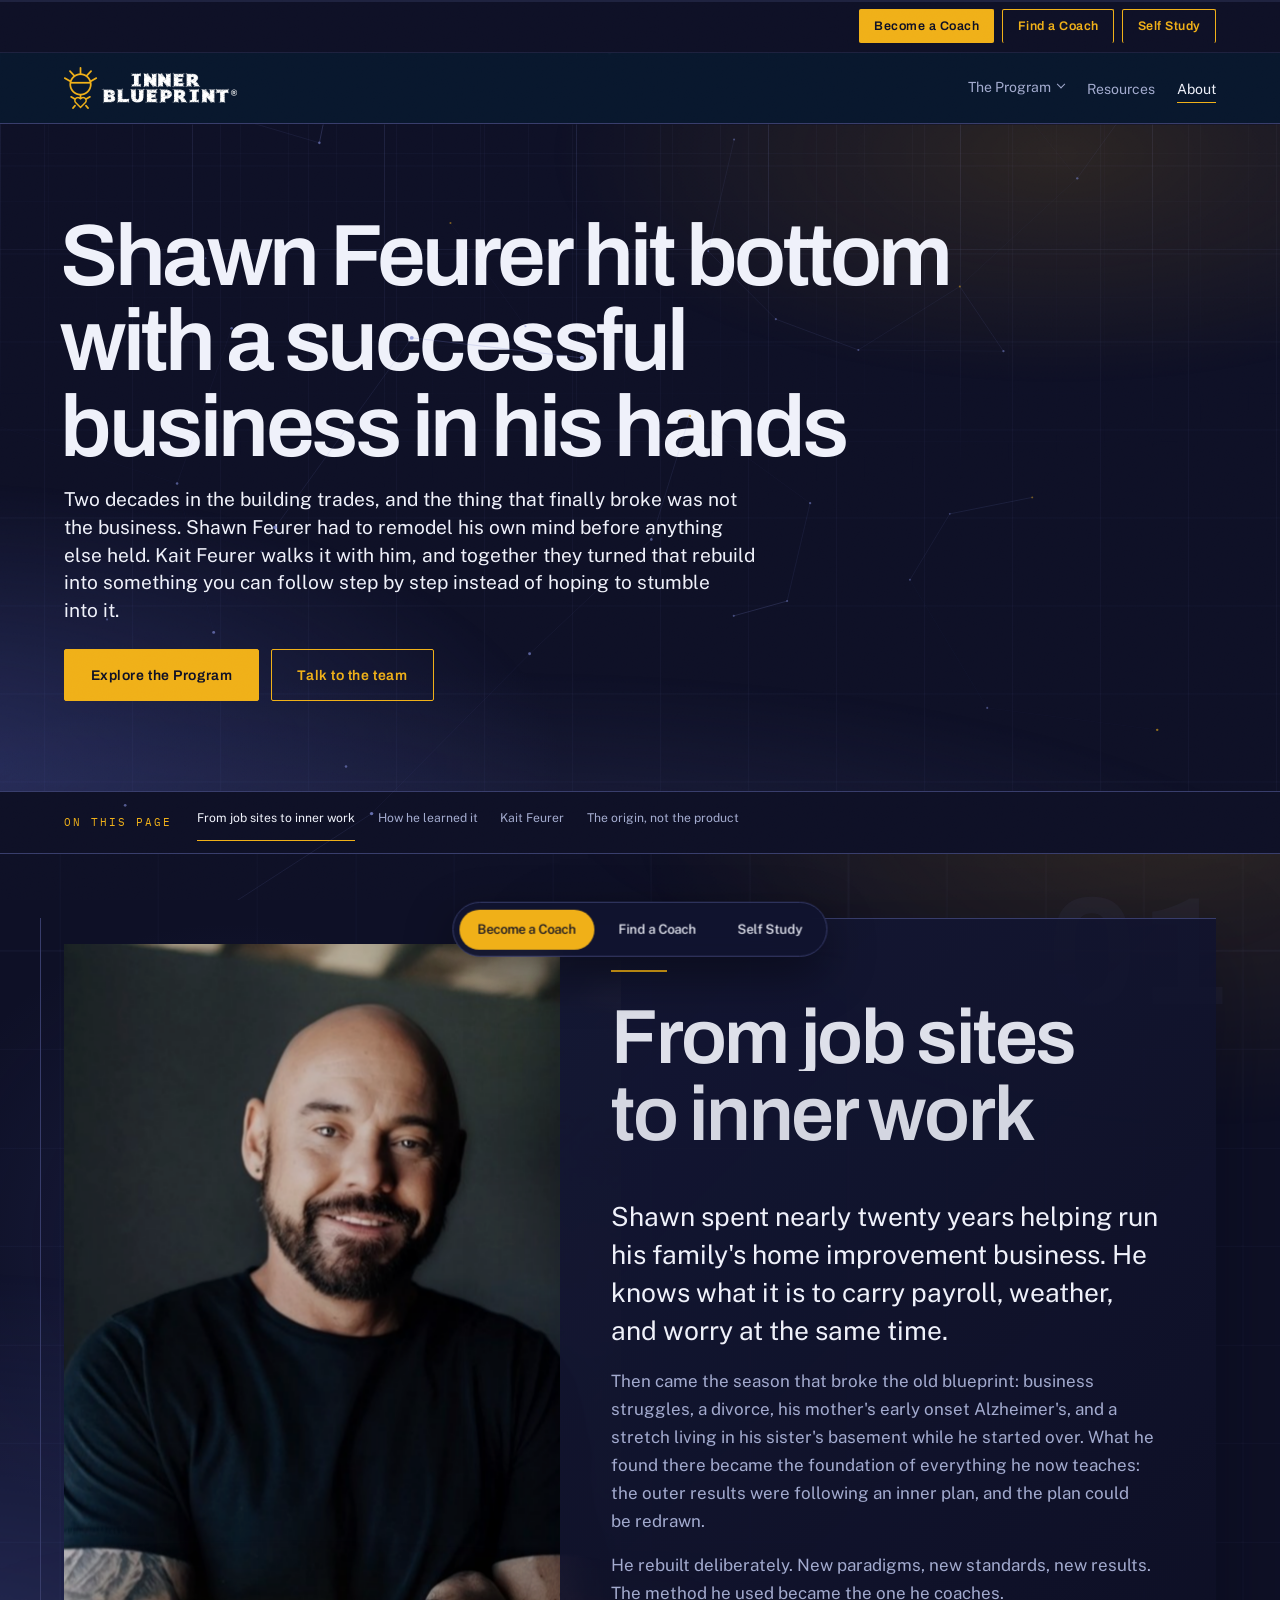
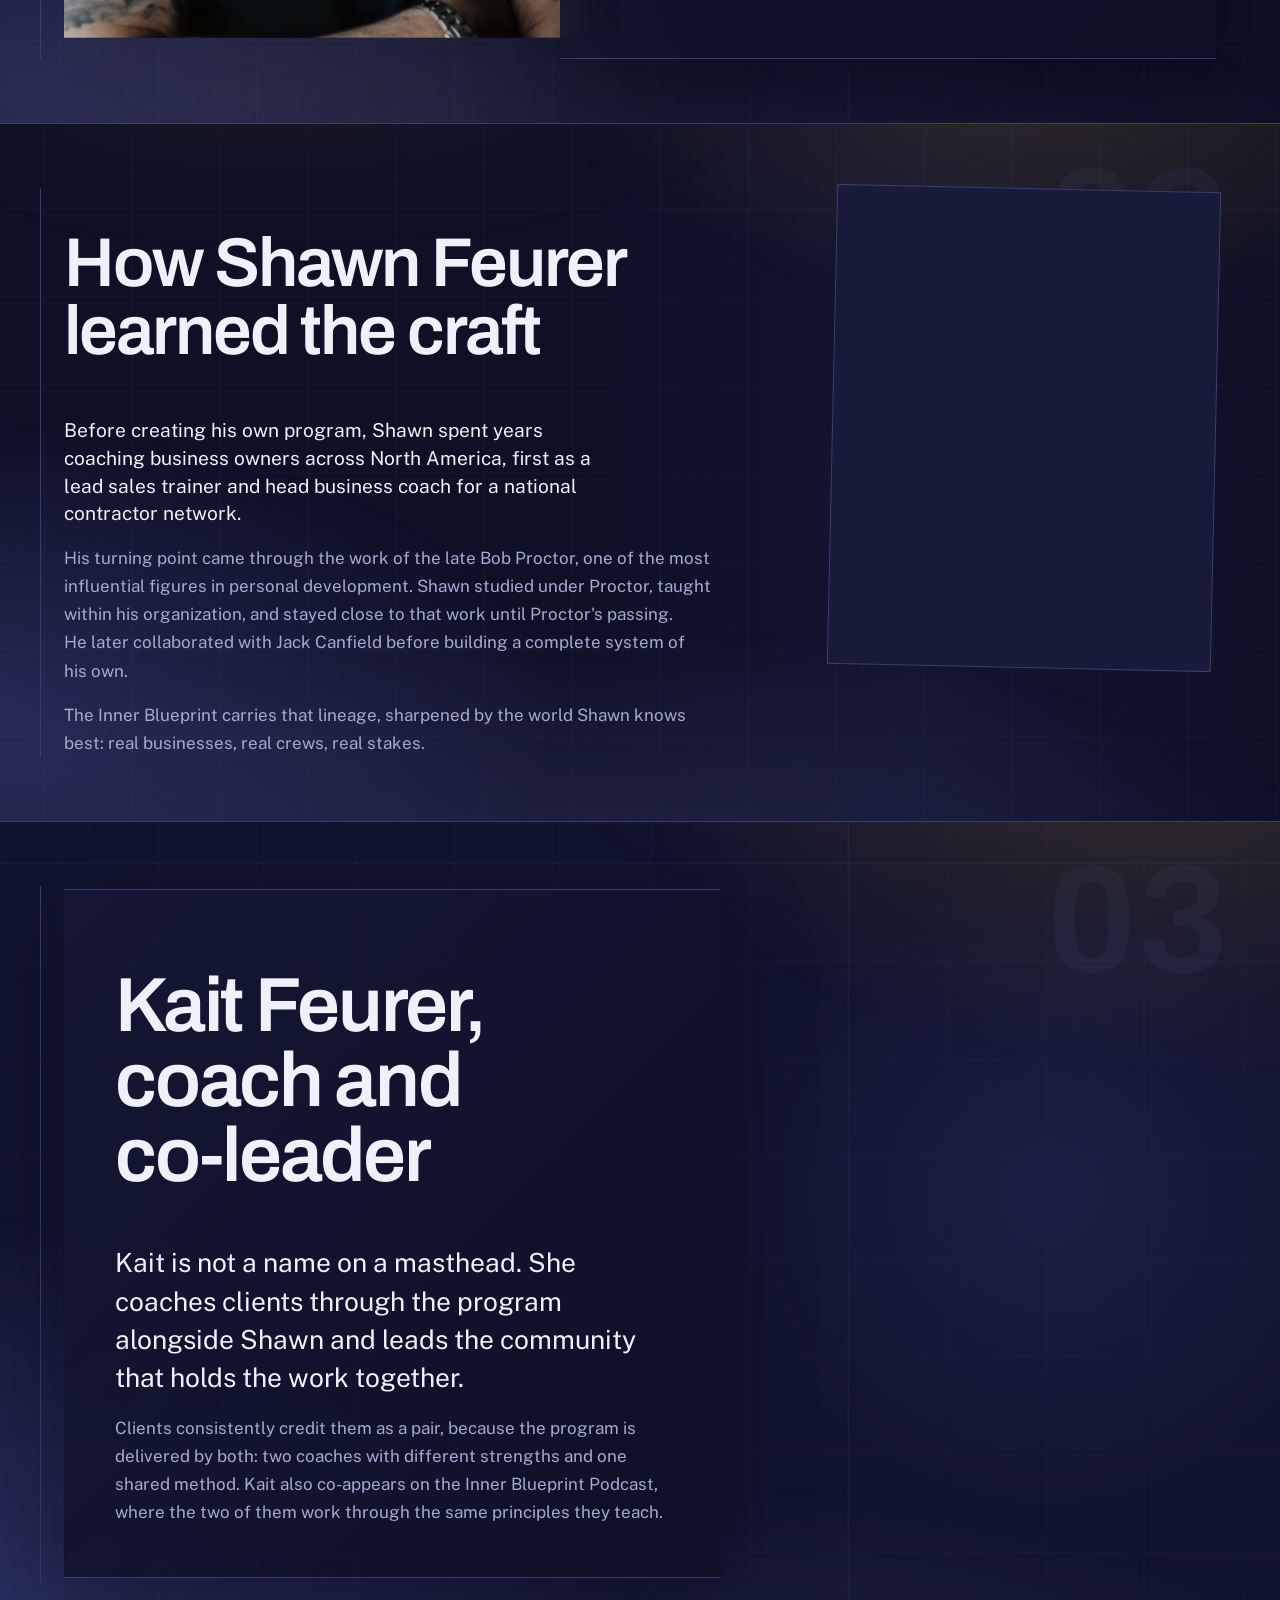
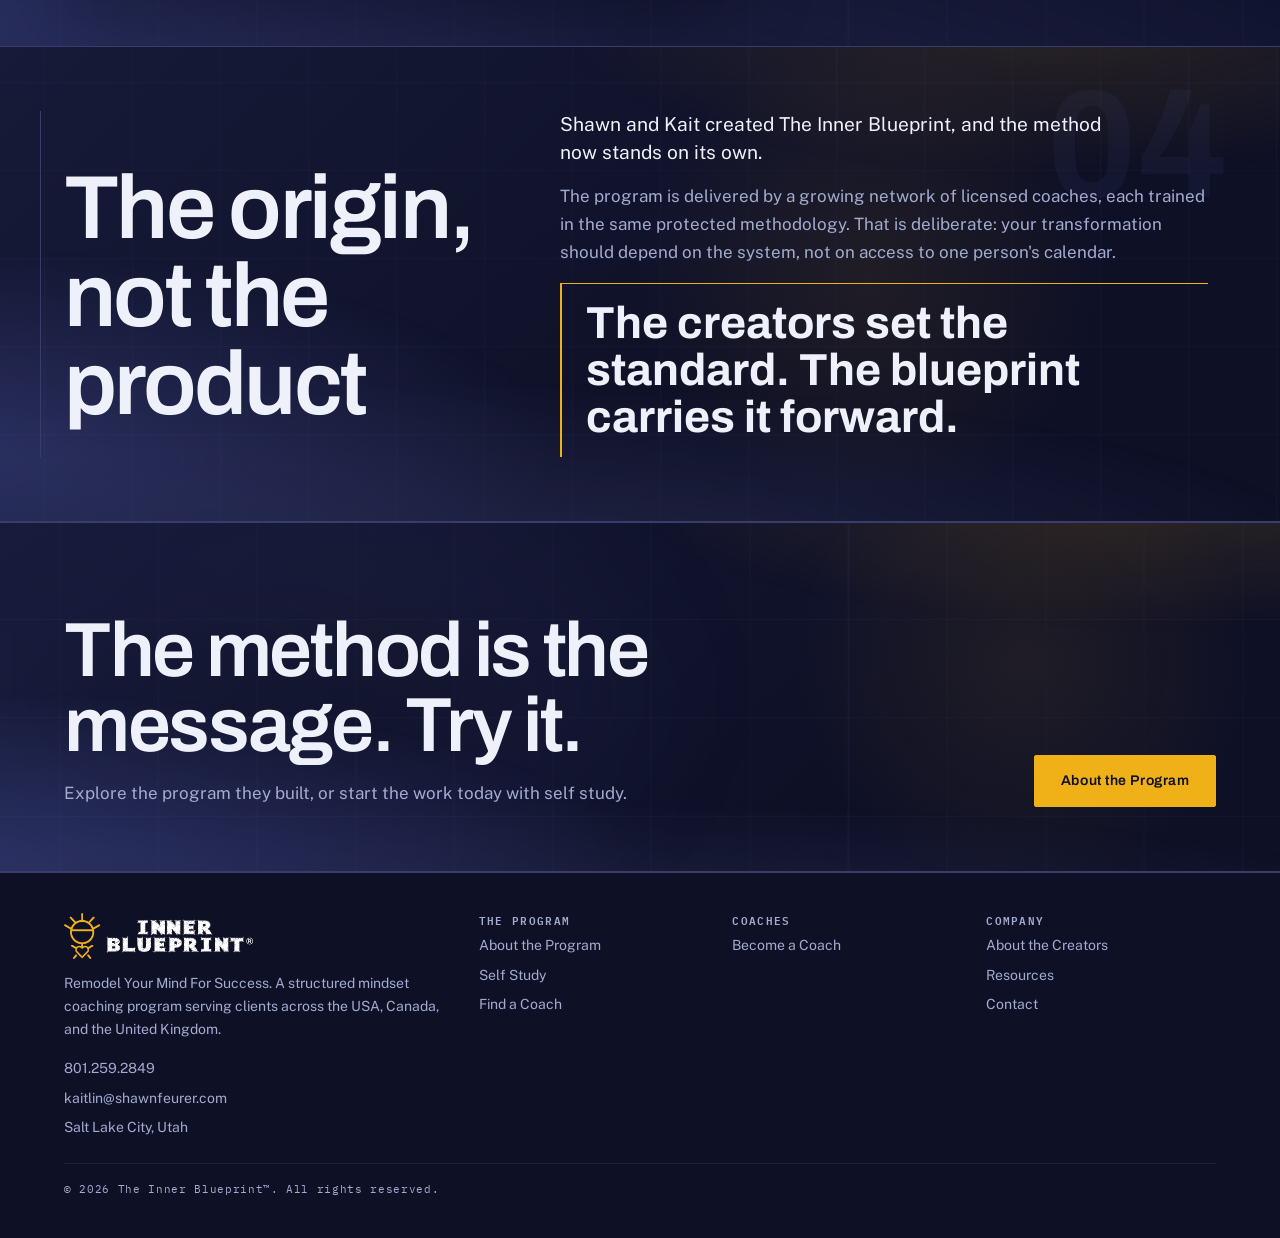
<file: about-the-creators.html>
<!DOCTYPE html>
<html lang="en">
<head>
  <meta charset="UTF-8">
  <meta name="theme-color" content="#0E1026">
  <meta name="robots" content="noindex,nofollow">
  <meta name="viewport" content="width=device-width, initial-scale=1.0">
  <title>About the Creators | Shawn Feurer and Kait Feurer, The Inner Blueprint</title>
  <meta name="description" content="Meet Shawn Feurer, creator of The Inner Blueprint, and Kait Feurer, coach and co-leader. Two decades of building, one rebuilt life, and a method born from both.">
  <link rel="canonical" href="https://innerblueprint.com/about-the-creators">
  <meta property="og:title" content="About the Creators | The Inner Blueprint">
  <meta property="og:description" content="The real story of Shawn and Kait Feurer, the creators behind The Inner Blueprint methodology.">
  <meta property="og:type" content="website">
  <meta property="og:url" content="https://innerblueprint.com/about-the-creators">
  <meta property="og:image" content="https://innerblueprint.com/assets/img/og-image.png">
  <meta property="og:image:width" content="1200">
  <meta property="og:image:height" content="630">
  <meta name="twitter:card" content="summary_large_image">
  <link rel="preconnect" href="https://fonts.googleapis.com">
  <link rel="preconnect" href="https://fonts.gstatic.com" crossorigin>
  <link href="https://fonts.googleapis.com/css2?family=Archivo:wght@500;600;650;700&family=Public+Sans:wght@400;500;600&family=IBM+Plex+Mono:wght@400;500&display=swap" rel="stylesheet">
  <link rel="stylesheet" href="css/style.css?v=2db25a99">
  <link rel="icon" type="image/png" sizes="16x16" href="assets/img/favicon-16.png">
  <link rel="icon" type="image/png" sizes="32x32" href="assets/img/favicon-32.png">
  <link rel="icon" type="image/png" sizes="48x48" href="assets/img/favicon-48.png">
  <link rel="apple-touch-icon" sizes="180x180" href="assets/img/apple-touch-icon.png">

  <script type="application/ld+json">{"@context": "https://schema.org", "@graph": [{"@type": "Person", "name": "Shawn Feurer", "jobTitle": "Creator, The Inner Blueprint", "url": "https://www.shawnfeurer.com", "worksFor": {"@id": "https://innerblueprint.com/#org"}}, {"@type": "Person", "name": "Kait Feurer", "jobTitle": "Coach and Co-Leader, The Inner Blueprint", "worksFor": {"@id": "https://innerblueprint.com/#org"}}]}</script>
</head>
<body>
  <a class="skip-link" href="#main">Skip to content</a>

    <!-- LOS TRES CAMINOS, SIEMPRE ARRIBA (feedback del cliente, 22 sep): los dos
         enlaces azules de antes pasan a tres botones, siempre en este orden,
         y Become a Coach con mas peso. Contact se va del menu principal: vive
         en el pie, que es donde el cliente lo quiere. -->
    <div class="doorbar doorbar--cta">
      <ul class="wrap">
        <li><a class="btn btn-solid" href="become-a-coach.html">Become a Coach</a></li>
        <li><a class="btn btn-line" href="find-a-coach.html">Find a Coach</a></li>
        <li><a class="btn btn-line" href="self-study.html">Self Study</a></li>
      </ul>
    </div>
  <header class="site-header">
    <div class="wrap nav-bar">
      <a class="brand" href="index.html" aria-label="The Inner Blueprint, home">
          <img class="brand-lockup" src="assets/img/lockup-ondark.png" width="691" height="168"
               alt="The Inner Blueprint">
        </a>
      <button class="nav-toggle" aria-expanded="false" aria-controls="nav-menu">MENU</button>
                                                <ul class="nav-links" id="nav-menu">
        <li class="nav-home"><a href="index.html">Home</a></li>
        <li class="has-menu">
          <button type="button" class="nav-trigger" aria-expanded="false" aria-controls="menu-program">The Program<span class="nav-caret" aria-hidden="true"></span></button>
          <div class="mega" id="menu-program" hidden>
            <ul class="mega-list">
              <li><a href="about-the-program.html">
                <span class="mm-title">About the Program</span>
                <span class="mm-desc">The methodology in full: what the inner blueprint is, why mindset drives results, and how the 12 modules are structured.</span>
              </a></li>
              <li><a href="self-study.html">
                <span class="mm-title">Self Study</span>
                <span class="mm-desc">The entry point. The whole curriculum at your own pace, plus community and always on support.</span>
              </a></li>
            </ul>
          </div>
        </li>
        <li><a href="resources.html">Resources</a></li>
        <li><a href="about-the-creators.html" aria-current="page">About</a></li>
      </ul>
      <!-- /nav -->
    </div>
  </header>

  <main id="main">

    <section class="page-hero">
      <!-- La misma celosia 3D de la portada. El lienzo va aqui y el script la
           enciende solo si lo encuentra: una pagina sin este canvas no carga ni
           un byte de mas. -->
      <div class="hero-depth hero-depth--page" aria-hidden="true">
        <canvas class="hero-lattice"></canvas>
      </div>
      <div class="wrap">
        <h1>Shawn Feurer hit bottom with a successful business in his hands</h1>
        <p class="lede">Two decades in the building trades, and the thing that finally broke was not the business. Shawn Feurer had to remodel his own mind before anything else held. Kait Feurer walks it with him, and together they turned that rebuild into something you can follow step by step instead of hoping to stumble into it.</p>
            <div class="hero-actions">
              <a class="btn btn-solid" href="about-the-program.html">Explore the Program</a>
              <a class="btn btn-line" href="contact.html">Talk to the team</a>
            </div>
      </div>
    </section>

    <nav class="page-index" aria-label="Sections on this page">
      <div class="wrap">
        <span class="page-index__lead">On this page</span>
        <ul>
          <li><a href="#origin">From job sites to inner work</a></li>
          <li><a href="#craft">How he learned it</a></li>
          <li><a href="#kait">Kait Feurer</a></li>
          <li><a href="#the-brand">The origin, not the product</a></li>
        </ul>
      </div>
    </nav>

    <section class="section creator-profile creator-profile--shawn" id="origin" data-chapter="01">
      <div class="wrap feature">
        <figure class="media media-45 reg feature-media creator-portrait">
          <span class="reg-b" aria-hidden="true"></span>
          <img src="assets/img/people/shawn_feurer.jpg"
               srcset="assets/img/people/shawn_feurer-half.jpg 600w, assets/img/people/shawn_feurer.jpg 1200w"
               sizes="(min-width: 52rem) 27rem, 100vw"
               width="1200" height="1500" loading="lazy" decoding="async"
               alt="Shawn Feurer, creator of The Inner Blueprint, arms folded, in a dark studio">
        </figure>
        <div>
          <h2>From job sites to inner work</h2>
          <div class="stack-2 mt-3">
          <p class="lede">Shawn spent nearly twenty years helping run his family's home improvement business. He knows what it is to carry payroll, weather, and worry at the same time.</p>
          <p>Then came the season that broke the old blueprint: business struggles, a divorce, his mother's early onset Alzheimer's, and a stretch living in his sister's basement while he started over. What he found there became the foundation of everything he now teaches: the outer results were following an inner plan, and the plan could be redrawn.</p>
          <p>He rebuilt deliberately. New paradigms, new standards, new results. The method he used became the one he coaches.</p>
        </div>
        </div>
      </div>
    </section>

<section class="section creator-lineage" id="craft" data-chapter="02">
      <div class="wrap feature feature-rev">
        <figure class="media media-45 reg feature-media">
          <span class="reg-b" aria-hidden="true"></span>
          <img src="assets/img/photos/web_07_library_lineage.jpg"
               srcset="assets/img/photos/web_07_library_lineage-half.jpg 832w, assets/img/photos/web_07_library_lineage.jpg 1664w"
               sizes="(min-width: 52rem) 27rem, 100vw"
               width="1664" height="2080" loading="lazy" decoding="async"
               alt="An open book beside a stack of worn hardcovers under a brass desk lamp">
        </figure>
        <div>
          <h2>How Shawn Feurer learned the craft</h2>
          <div class="stack-2 mt-3">
          <p class="lede">Before creating his own program, Shawn spent years coaching business owners across North America, first as a lead sales trainer and head business coach for a national contractor network.</p>
          <p>His turning point came through the work of the late Bob Proctor, one of the most influential figures in personal development. Shawn studied under Proctor, taught within his organization, and stayed close to that work until Proctor's passing. He later collaborated with Jack Canfield before building a complete system of his own.</p>
          <p>The Inner Blueprint carries that lineage, sharpened by the world Shawn knows best: real businesses, real crews, real stakes.</p>
        </div>
        </div>
      </div>
    </section>

<section class="section creator-profile creator-profile--kait" id="kait" data-chapter="03">
      <div class="wrap feature">
        <figure class="media media-45 reg feature-media creator-portrait">
          <span class="reg-b" aria-hidden="true"></span>
          <img src="assets/img/people/kait_feurer.jpg"
               srcset="assets/img/people/kait_feurer-half.jpg 600w, assets/img/people/kait_feurer.jpg 1200w"
               sizes="(min-width: 52rem) 27rem, 100vw"
               width="1200" height="1500" loading="lazy" decoding="async"
               alt="Kait Feurer, coach and co-leader of The Inner Blueprint, arms folded, in a dark studio">
        </figure>
        <div>
          <h2>Kait Feurer, coach and co-leader</h2>
          <div class="stack-2 mt-3">
          <p class="lede">Kait is not a name on a masthead. She coaches clients through the program alongside Shawn and leads the community that holds the work together.</p>
          <p>Clients consistently credit them as a pair, because the program is delivered by both: two coaches with different strengths and one shared method. Kait also co-appears on the Inner Blueprint Podcast, where the two of them work through the same principles they teach.</p>
        </div>
        </div>
      </div>
    </section>

<section class="section creator-manifesto" id="the-brand" data-chapter="04">
      <div class="wrap split">
        <div>
          <h2>The origin, not the product</h2>
        </div>
        <div class="stack-2">
          <p class="lede">Shawn and Kait created The Inner Blueprint, and the method now stands on its own.</p>
          <p>The program is delivered by a growing network of licensed coaches, each trained in the same protected methodology. That is deliberate: your transformation should depend on the system, not on access to one person's calendar.</p>
          <p class="creator-manifesto__line">The creators set the standard. The blueprint carries it forward.</p>
        </div>
      </div>
    </section>

    <!-- TESTIMONIALS SLOT: pending approved quotes. -->

    <section class="cta-band section">
      <div class="wrap">
<h2>The method is the message. Try it.</h2>
        <p class="muted">Explore the program they built, or start the work today with self study.</p>
        <a class="btn btn-solid" href="about-the-program.html">About the Program</a>
      </div>
    </section>

  </main>

  <footer class="site-footer">
    <div class="wrap footer-grid">
      <div>
        <a class="brand" href="index.html" style="margin-bottom:0.8rem;" aria-label="The Inner Blueprint, home">
          <img class="brand-lockup" src="assets/img/lockup-ondark.png" width="691" height="168"
               alt="The Inner Blueprint">
        </a>
        <p>Remodel Your Mind For Success. A structured mindset coaching program serving clients across the USA, Canada, and the United Kingdom.</p>
        <ul class="footer-contact">
          <li><a href="tel:+18012592849">801.259.2849</a></li>
          <li><a href="mailto:kaitlin@shawnfeurer.com">kaitlin@shawnfeurer.com</a></li>
          <li>Salt Lake City, Utah</li>
        </ul>
      </div>
      
      
      
      
      
      
      
      <div>
        <h3>The Program</h3>
        <ul>
          <li><a href="about-the-program.html">About the Program</a></li>
          <li><a href="self-study.html">Self Study</a></li>
          <li><a href="find-a-coach.html">Find a Coach</a></li>
        </ul>
      </div>
      <div>
        <h3>Coaches</h3>
        <ul>
          <li><a href="become-a-coach.html">Become a Coach</a></li>
        </ul>
      </div>
      <div>
        <h3>Company</h3>
        <ul>
          <li><a href="about-the-creators.html">About the Creators</a></li>
          <li><a href="resources.html">Resources</a></li>
          <li><a href="contact.html">Contact</a></li>
        </ul>
      </div>
    </div>
    <div class="wrap footer-legal">
      &copy; 2026 The Inner Blueprint&trade;. All rights reserved.
    </div>
  </footer>

  <script src="js/vendor/gsap.min.js" defer></script>
  <script src="js/vendor/ScrollTrigger.min.js" defer></script>
  <script src="js/vendor/SplitText.min.js" defer></script>
  <script src="js/motion.js?v=6194648a" defer></script>
  <script src="js/lattice.js?v=0e9429f4" defer></script>
  <script src="js/main.js?v=5b92565e" defer></script>
</body>
</html>
</file>
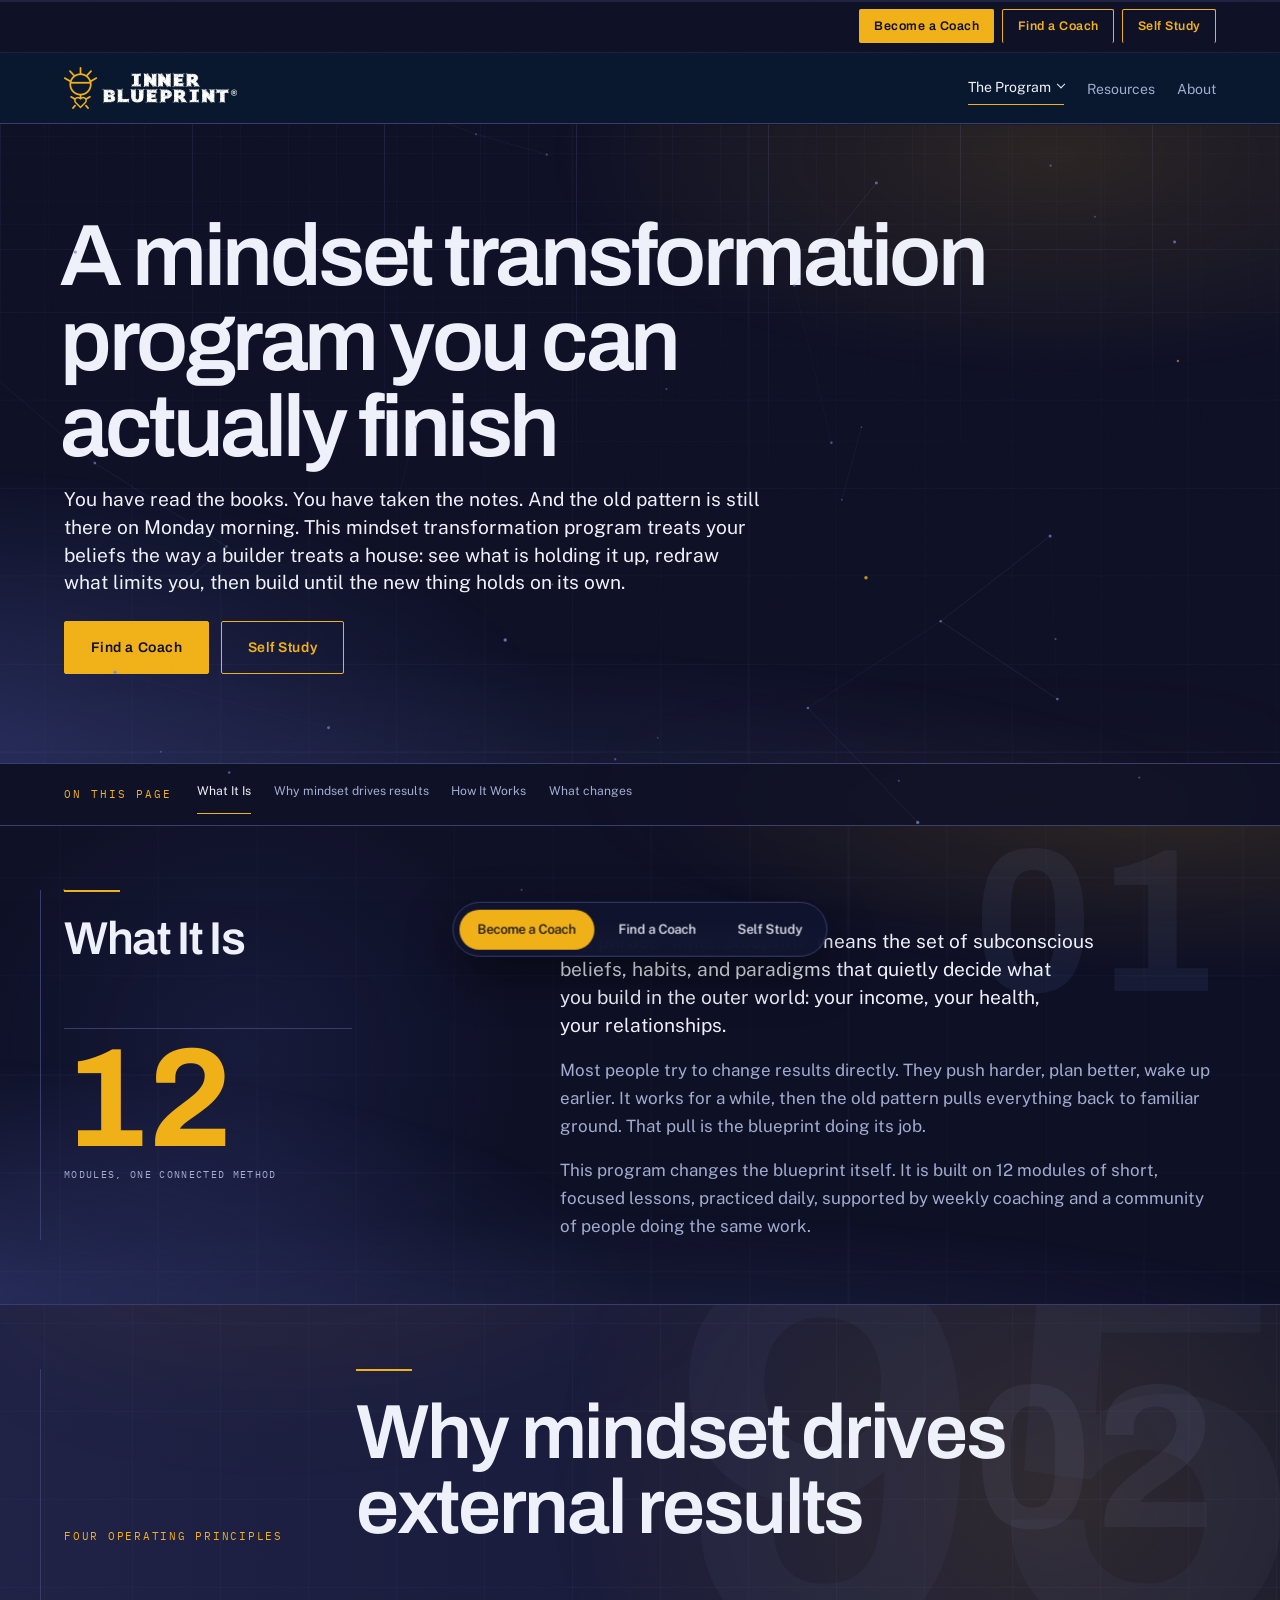
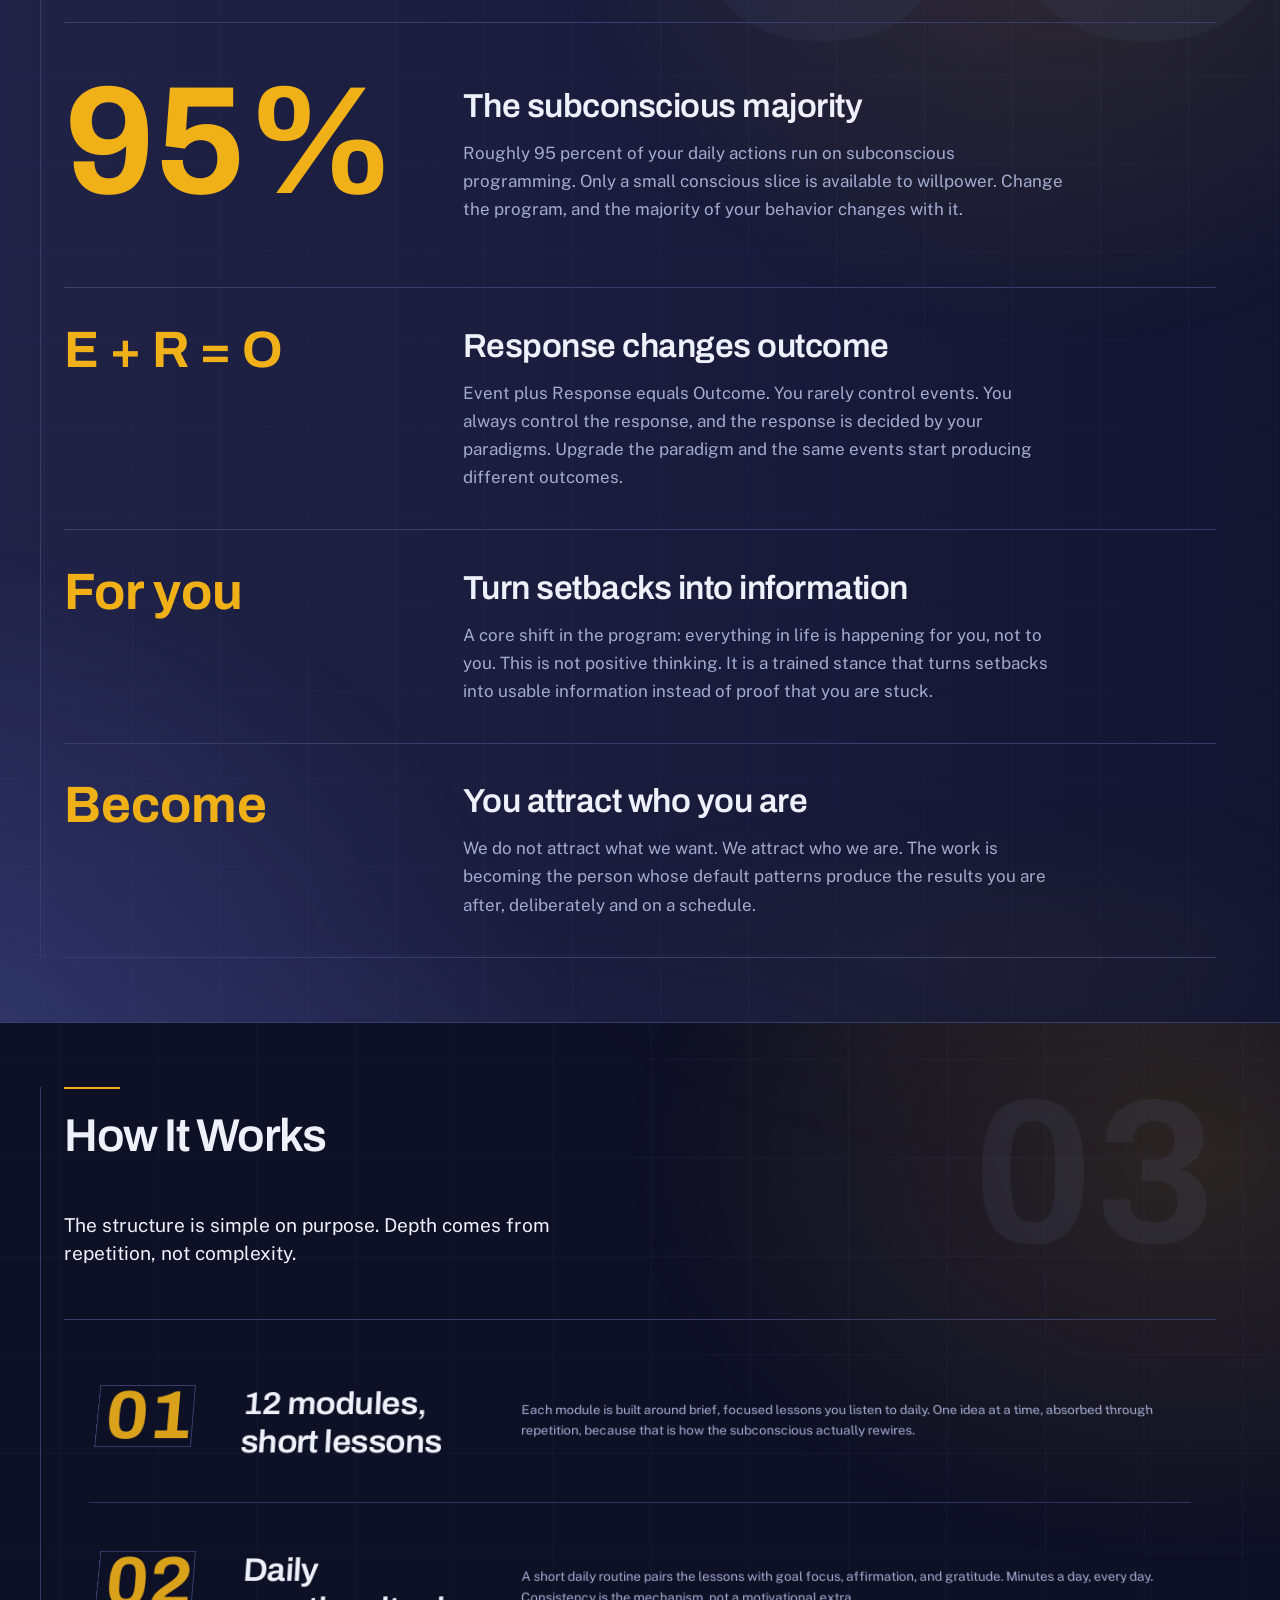
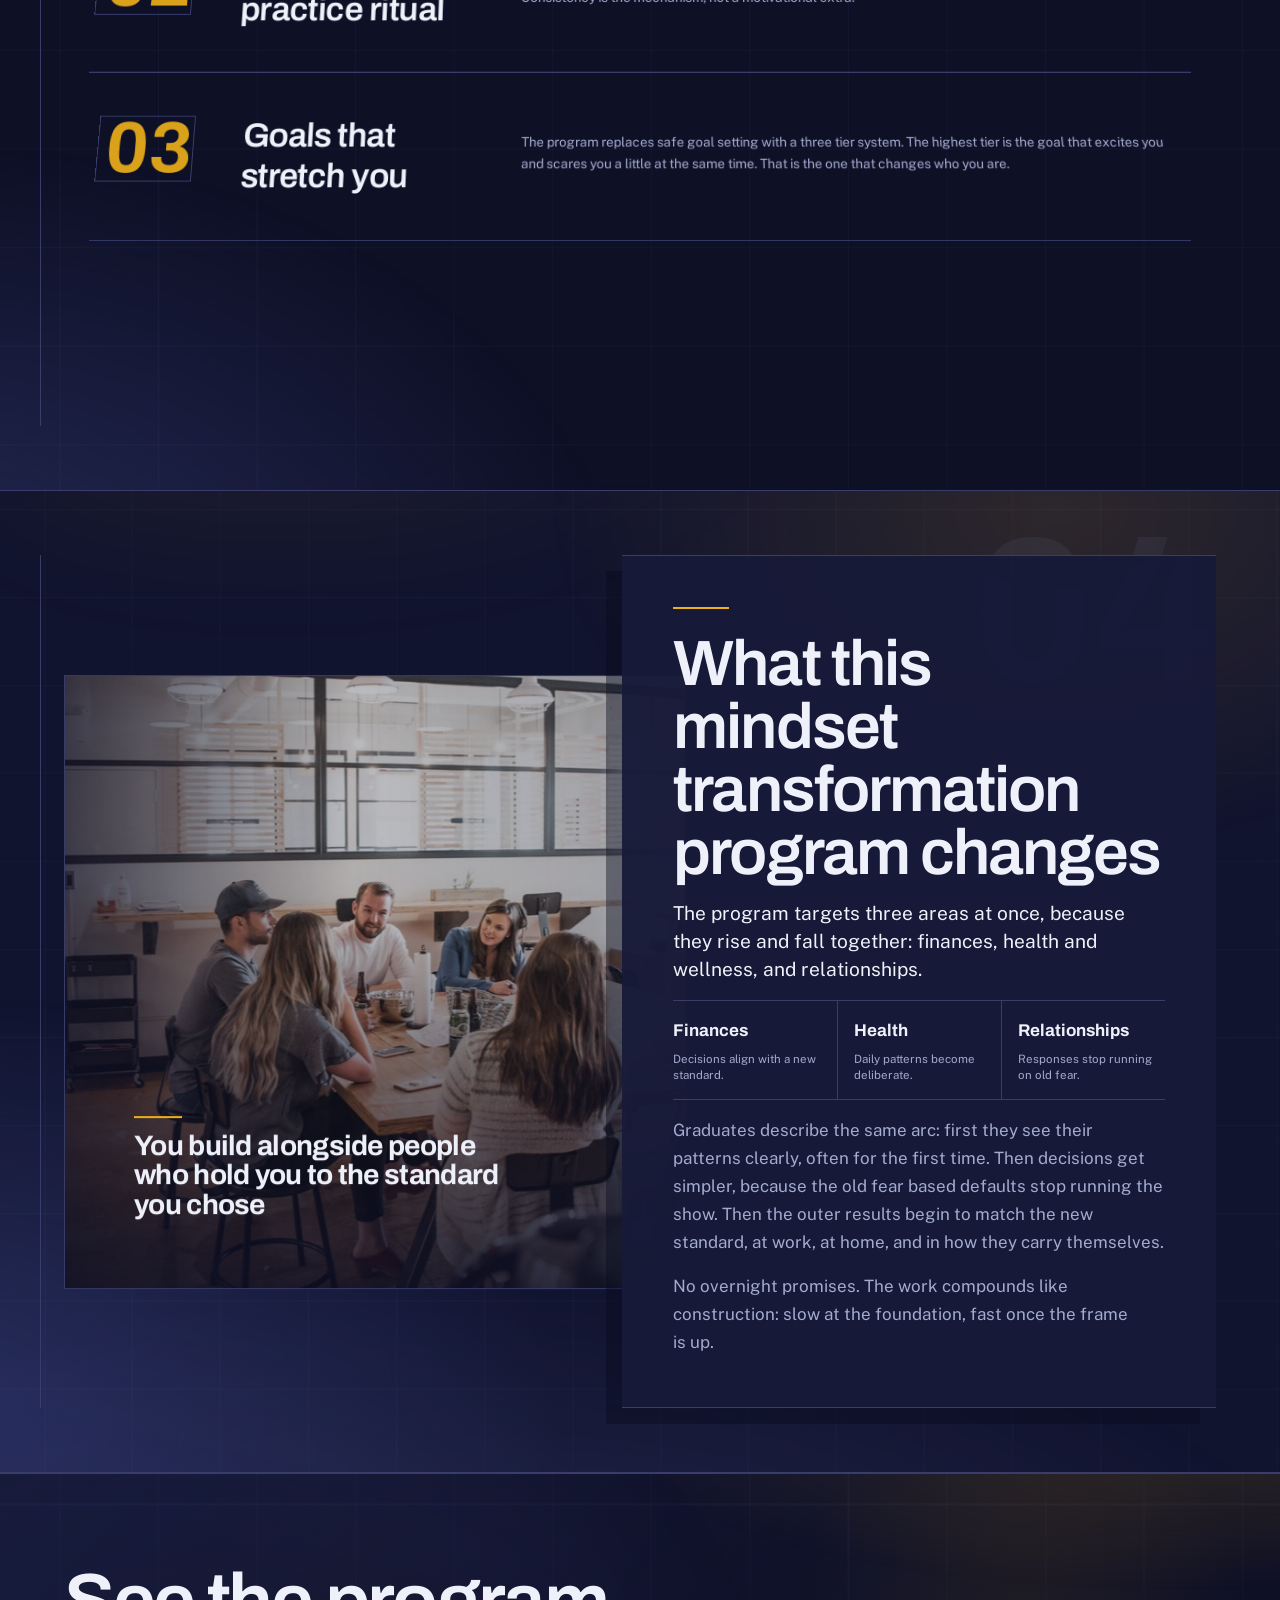
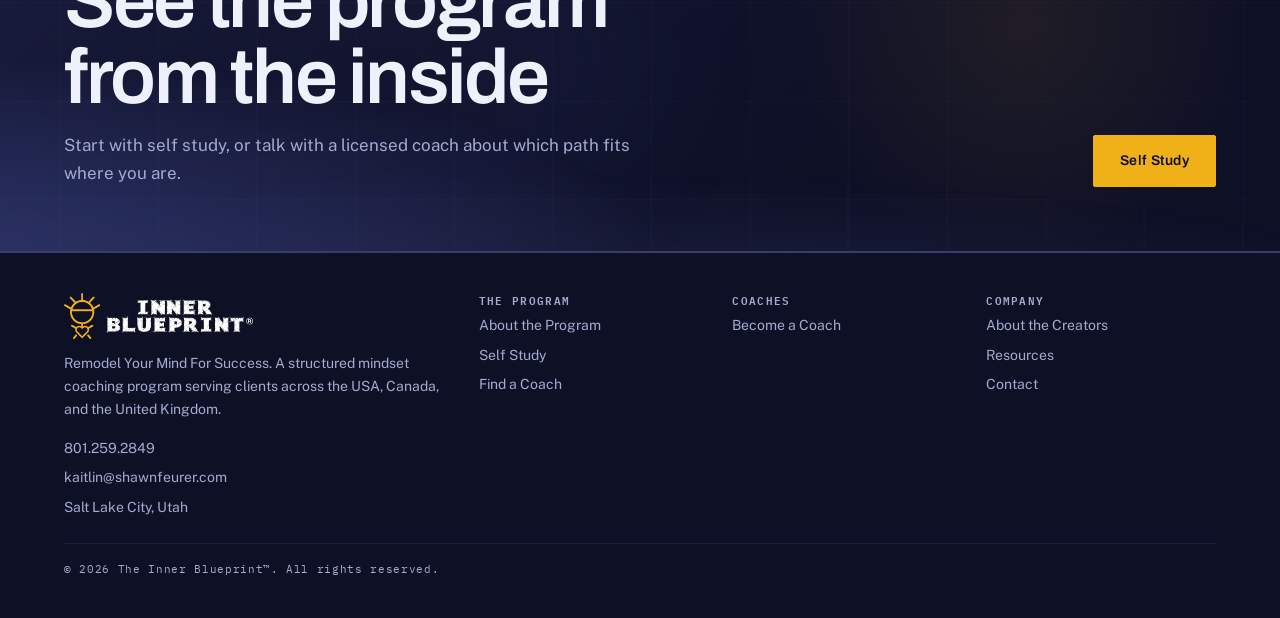
<file: about-the-program.html>
<!DOCTYPE html>
<html lang="en">
<head>
  <meta charset="UTF-8">
  <meta name="theme-color" content="#0E1026">
  <meta name="robots" content="noindex,nofollow">
  <meta name="viewport" content="width=device-width, initial-scale=1.0">
  <title>About the Program | The Inner Blueprint Mindset Transformation Program</title>
  <meta name="description" content="The Inner Blueprint is a mindset transformation program built on 12 modules, daily practice, and mastermind coaching. Learn what it is, how it works, and what changes.">
  <link rel="canonical" href="https://innerblueprint.com/about-the-program">
  <meta property="og:title" content="About the Program | The Inner Blueprint">
  <meta property="og:description" content="What The Inner Blueprint teaches, why mindset drives external results, and how the program is structured.">
  <meta property="og:type" content="website">
  <meta property="og:url" content="https://innerblueprint.com/about-the-program">
  <meta property="og:image" content="https://innerblueprint.com/assets/img/og-image.png">
  <meta property="og:image:width" content="1200">
  <meta property="og:image:height" content="630">
  <meta name="twitter:card" content="summary_large_image">
  <link rel="preconnect" href="https://fonts.googleapis.com">
  <link rel="preconnect" href="https://fonts.gstatic.com" crossorigin>
  <link href="https://fonts.googleapis.com/css2?family=Archivo:wght@500;600;650;700&family=Public+Sans:wght@400;500;600&family=IBM+Plex+Mono:wght@400;500&display=swap" rel="stylesheet">
  <link rel="stylesheet" href="css/style.css?v=2db25a99">
  <link rel="icon" type="image/png" sizes="16x16" href="assets/img/favicon-16.png">
  <link rel="icon" type="image/png" sizes="32x32" href="assets/img/favicon-32.png">
  <link rel="icon" type="image/png" sizes="48x48" href="assets/img/favicon-48.png">
  <link rel="apple-touch-icon" sizes="180x180" href="assets/img/apple-touch-icon.png">
</head>
<body>
  <a class="skip-link" href="#main">Skip to content</a>

    <!-- LOS TRES CAMINOS, SIEMPRE ARRIBA (feedback del cliente, 22 sep): los dos
         enlaces azules de antes pasan a tres botones, siempre en este orden,
         y Become a Coach con mas peso. Contact se va del menu principal: vive
         en el pie, que es donde el cliente lo quiere. -->
    <div class="doorbar doorbar--cta">
      <ul class="wrap">
        <li><a class="btn btn-solid" href="become-a-coach.html">Become a Coach</a></li>
        <li><a class="btn btn-line" href="find-a-coach.html">Find a Coach</a></li>
        <li><a class="btn btn-line" href="self-study.html">Self Study</a></li>
      </ul>
    </div>
  <header class="site-header">
    <div class="wrap nav-bar">
      <a class="brand" href="index.html" aria-label="The Inner Blueprint, home">
          <img class="brand-lockup" src="assets/img/lockup-ondark.png" width="691" height="168"
               alt="The Inner Blueprint">
        </a>
      <button class="nav-toggle" aria-expanded="false" aria-controls="nav-menu">MENU</button>
                                                <ul class="nav-links" id="nav-menu">
        <li class="nav-home"><a href="index.html">Home</a></li>
        <li class="has-menu">
          <button type="button" class="nav-trigger" data-current="page" aria-expanded="false" aria-controls="menu-program">The Program<span class="nav-caret" aria-hidden="true"></span></button>
          <div class="mega" id="menu-program" hidden>
            <ul class="mega-list">
              <li><a href="about-the-program.html" aria-current="page">
                <span class="mm-title">About the Program</span>
                <span class="mm-desc">The methodology in full: what the inner blueprint is, why mindset drives results, and how the 12 modules are structured.</span>
              </a></li>
              <li><a href="self-study.html">
                <span class="mm-title">Self Study</span>
                <span class="mm-desc">The entry point. The whole curriculum at your own pace, plus community and always on support.</span>
              </a></li>
            </ul>
          </div>
        </li>
        <li><a href="resources.html">Resources</a></li>
        <li><a href="about-the-creators.html">About</a></li>
      </ul>
      <!-- /nav -->
    </div>
  </header>

  <main id="main">

    <section class="page-hero">
      <!-- La misma celosia 3D de la portada. El lienzo va aqui y el script la
           enciende solo si lo encuentra: una pagina sin este canvas no carga ni
           un byte de mas. -->
      <div class="hero-depth hero-depth--page" aria-hidden="true">
        <canvas class="hero-lattice"></canvas>
      </div>
      <div class="wrap">
        <h1>A mindset transformation program you can actually finish</h1>
        <p class="lede">You have read the books. You have taken the notes. And the old pattern is still there on Monday morning. This mindset transformation program treats your beliefs the way a builder treats a house: see what is holding it up, redraw what limits you, then build until the new thing holds on its own.</p>
            <div class="hero-actions">
              <a class="btn btn-solid" href="find-a-coach.html">Find a Coach</a>
              <a class="btn btn-line" href="self-study.html">Self Study</a>
            </div>
      </div>
    </section>

    <nav class="page-index" aria-label="Sections on this page">
      <div class="wrap">
        <span class="page-index__lead">On this page</span>
        <ul>
          <li><a href="#definition">What It Is</a></li>
          <li><a href="#principles">Why mindset drives results</a></li>
          <li><a href="#structure">How It Works</a></li>
          <li><a href="#outcomes">What changes</a></li>
        </ul>
      </div>
    </nav>

    <section class="section program-definition" id="definition" data-chapter="01">
      <div class="wrap split">
        <div>
          <h2>What It Is</h2>
          <p class="program-definition__mark"><strong>12</strong><span>modules, one connected method</span></p>
        </div>
        <div class="stack-2">
          <p class="lede">The phrase "inner blueprint" means the set of subconscious beliefs, habits, and paradigms that quietly decide what you build in the outer world: your income, your health, your relationships.</p>
          <p>Most people try to change results directly. They push harder, plan better, wake up earlier. It works for a while, then the old pattern pulls everything back to familiar ground. That pull is the blueprint doing its job.</p>
          <p>This program changes the blueprint itself. It is built on 12 modules of short, focused lessons, practiced daily, supported by weekly coaching and a community of people doing the same work.</p>
        </div>
      </div>
    </section>

<section class="section program-principles" id="principles" data-chapter="02">
      <div class="wrap">
        <header class="chapter-heading">
          <p>Four operating principles</p>
          <h2>Why mindset drives external results</h2>
        </header>
        <div class="principle-ledger">
          <article class="principle-entry principle-entry--lead">
            <div class="principle-entry__mark">95%</div>
            <div>
              <h3>The subconscious majority</h3>
              <p>Roughly 95 percent of your daily actions run on subconscious programming. Only a small conscious slice is available to willpower. Change the program, and the majority of your behavior changes with it.</p>
            </div>
          </article>
          <article class="principle-entry">
            <div class="principle-entry__mark">E + R = O</div>
            <div>
              <h3>Response changes outcome</h3>
              <p>Event plus Response equals Outcome. You rarely control events. You always control the response, and the response is decided by your paradigms. Upgrade the paradigm and the same events start producing different outcomes.</p>
            </div>
          </article>
          <article class="principle-entry">
            <div class="principle-entry__mark">For you</div>
            <div>
              <h3>Turn setbacks into information</h3>
              <p>A core shift in the program: everything in life is happening for you, not to you. This is not positive thinking. It is a trained stance that turns setbacks into usable information instead of proof that you are stuck.</p>
            </div>
          </article>
          <article class="principle-entry">
            <div class="principle-entry__mark">Become</div>
            <div>
              <h3>You attract who you are</h3>
              <p>We do not attract what we want. We attract who we are. The work is becoming the person whose default patterns produce the results you are after, deliberately and on a schedule.</p>
            </div>
          </article>
        </div>
      </div>
    </section>

<section class="section" id="structure" data-chapter="03">
      <div class="wrap">
          <h2>How It Works</h2>
        <p class="lede mt-3">The structure is simple on purpose. Depth comes from repetition, not complexity.</p>
        <ol class="step-list mt-3 method-ledger">
          <li class="reg"><span class="reg-b" aria-hidden="true"></span>
            <span class="step-num">01</span>
            <div>
              <h3>12 modules, short lessons</h3>
              <p>Each module is built around brief, focused lessons you listen to daily. One idea at a time, absorbed through repetition, because that is how the subconscious actually rewires.</p>
            </div>
          </li>
          <li class="reg"><span class="reg-b" aria-hidden="true"></span>
            <span class="step-num">02</span>
            <div>
              <h3>Daily practice ritual</h3>
              <p>A short daily routine pairs the lessons with goal focus, affirmation, and gratitude. Minutes a day, every day. Consistency is the mechanism, not a motivational extra.</p>
            </div>
          </li>
          <li class="reg"><span class="reg-b" aria-hidden="true"></span>
            <span class="step-num">03</span>
            <div>
              <h3>Goals that stretch you</h3>
              <p>The program replaces safe goal setting with a three tier system. The highest tier is the goal that excites you and scares you a little at the same time. That is the one that changes who you are.</p>
            </div>
          </li>
          <li class="reg"><span class="reg-b" aria-hidden="true"></span>
            <span class="step-num">04</span>
            <div>
              <h3>Masterminds and coaching</h3>
              <p>Weekly group calls, accountability, and access to coaches keep the work alive between lessons. You build alongside people who hold you to the standard you chose.</p>
            </div>
          </li>
        </ol>
      </div>
    </section>

<section class="section program-outcome" id="outcomes" data-chapter="04">
      <div class="wrap outcome-spread">
        <figure class="outcome-spread__media media human-scene human-scene--collaboration">
          <img src="assets/img/photos/human_02_collaborative_meeting.jpg"
               srcset="assets/img/photos/human_02_collaborative_meeting-half.jpg 1280w, assets/img/photos/human_02_collaborative_meeting.jpg 2560w"
               sizes="(min-width: 52rem) 52vw, 100vw"
               width="2560" height="1440" loading="lazy" decoding="async"
               alt="A small group exchanging ideas around a wooden table in a light-filled studio">
          <figcaption>You build alongside people who hold you to the standard you chose</figcaption>
        </figure>
        <div class="outcome-spread__copy stack-2">
          <h2>What this mindset transformation program changes</h2>
          <p class="lede">The program targets three areas at once, because they rise and fall together: finances, health and wellness, and relationships.</p>
          <dl class="outcome-areas">
            <div><dt>Finances</dt><dd>Decisions align with a new standard.</dd></div>
            <div><dt>Health</dt><dd>Daily patterns become deliberate.</dd></div>
            <div><dt>Relationships</dt><dd>Responses stop running on old fear.</dd></div>
          </dl>
          <p>Graduates describe the same arc: first they see their patterns clearly, often for the first time. Then decisions get simpler, because the old fear based defaults stop running the show. Then the outer results begin to match the new standard, at work, at home, and in how they carry themselves.</p>
          <p>No overnight promises. The work compounds like construction: slow at the foundation, fast once the frame is up.</p>
        </div>
      </div>
    </section>

    <!--
      TESTIMONIALS SLOT (SEC 05 / RESULTS)
      Pending client-approved quotes. Do not populate without David's approval.
    -->

    <section class="cta-band section">
      <div class="wrap">
<h2>See the program from the inside</h2>
        <p class="muted">Start with self study, or talk with a licensed coach about which path fits where you are.</p>
        <a class="btn btn-solid" href="self-study.html">Self Study</a>
      </div>
    </section>

  </main>

  <footer class="site-footer">
    <div class="wrap footer-grid">
      <div>
        <a class="brand" href="index.html" style="margin-bottom:0.8rem;" aria-label="The Inner Blueprint, home">
          <img class="brand-lockup" src="assets/img/lockup-ondark.png" width="691" height="168"
               alt="The Inner Blueprint">
        </a>
        <p>Remodel Your Mind For Success. A structured mindset coaching program serving clients across the USA, Canada, and the United Kingdom.</p>
        <ul class="footer-contact">
          <li><a href="tel:+18012592849">801.259.2849</a></li>
          <li><a href="mailto:kaitlin@shawnfeurer.com">kaitlin@shawnfeurer.com</a></li>
          <li>Salt Lake City, Utah</li>
        </ul>
      </div>
      
      
      
      
      
      
      
      <div>
        <h3>The Program</h3>
        <ul>
          <li><a href="about-the-program.html">About the Program</a></li>
          <li><a href="self-study.html">Self Study</a></li>
          <li><a href="find-a-coach.html">Find a Coach</a></li>
        </ul>
      </div>
      <div>
        <h3>Coaches</h3>
        <ul>
          <li><a href="become-a-coach.html">Become a Coach</a></li>
        </ul>
      </div>
      <div>
        <h3>Company</h3>
        <ul>
          <li><a href="about-the-creators.html">About the Creators</a></li>
          <li><a href="resources.html">Resources</a></li>
          <li><a href="contact.html">Contact</a></li>
        </ul>
      </div>
    </div>
    <div class="wrap footer-legal">
      &copy; 2026 The Inner Blueprint&trade;. All rights reserved.
    </div>
  </footer>

  <script src="js/vendor/gsap.min.js" defer></script>
  <script src="js/vendor/ScrollTrigger.min.js" defer></script>
  <script src="js/vendor/SplitText.min.js" defer></script>
  <script src="js/motion.js?v=6194648a" defer></script>
  <script src="js/lattice.js?v=0e9429f4" defer></script>
  <script src="js/main.js?v=5b92565e" defer></script>
</body>
</html>
</file>
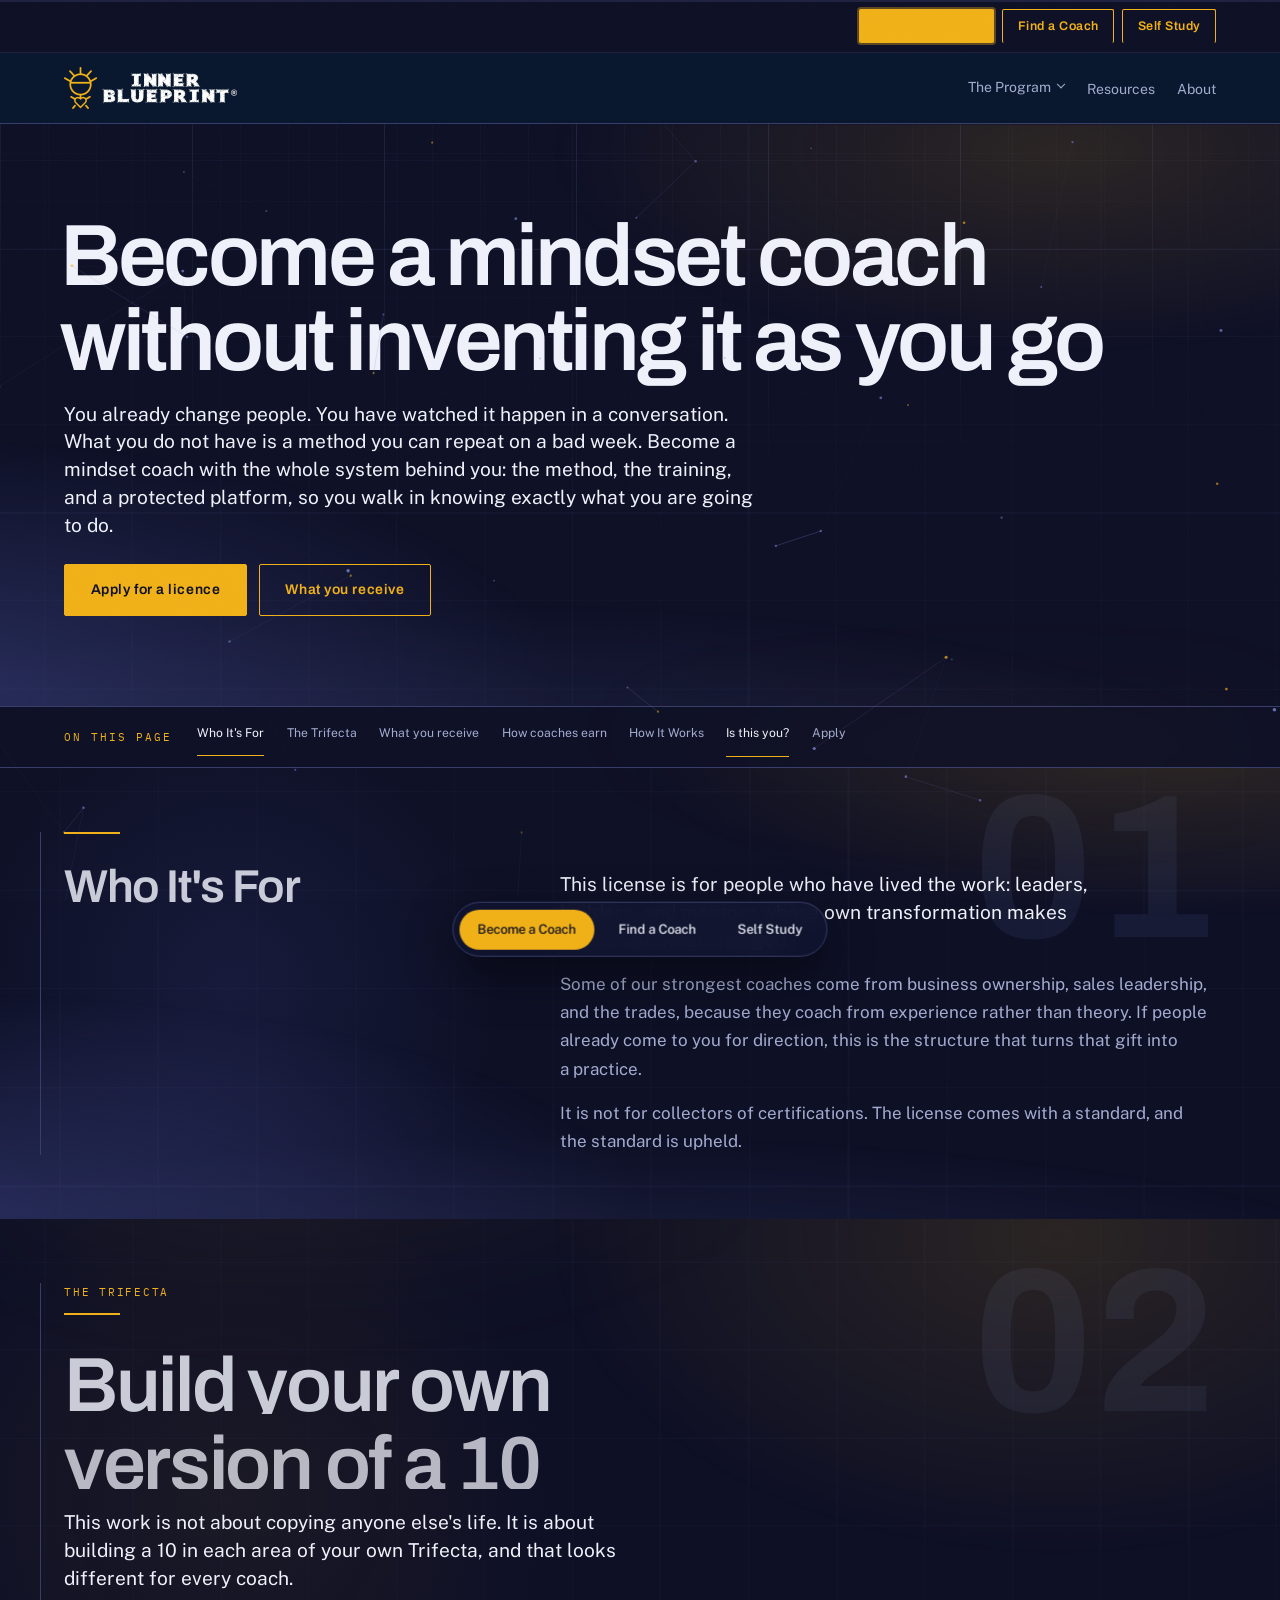
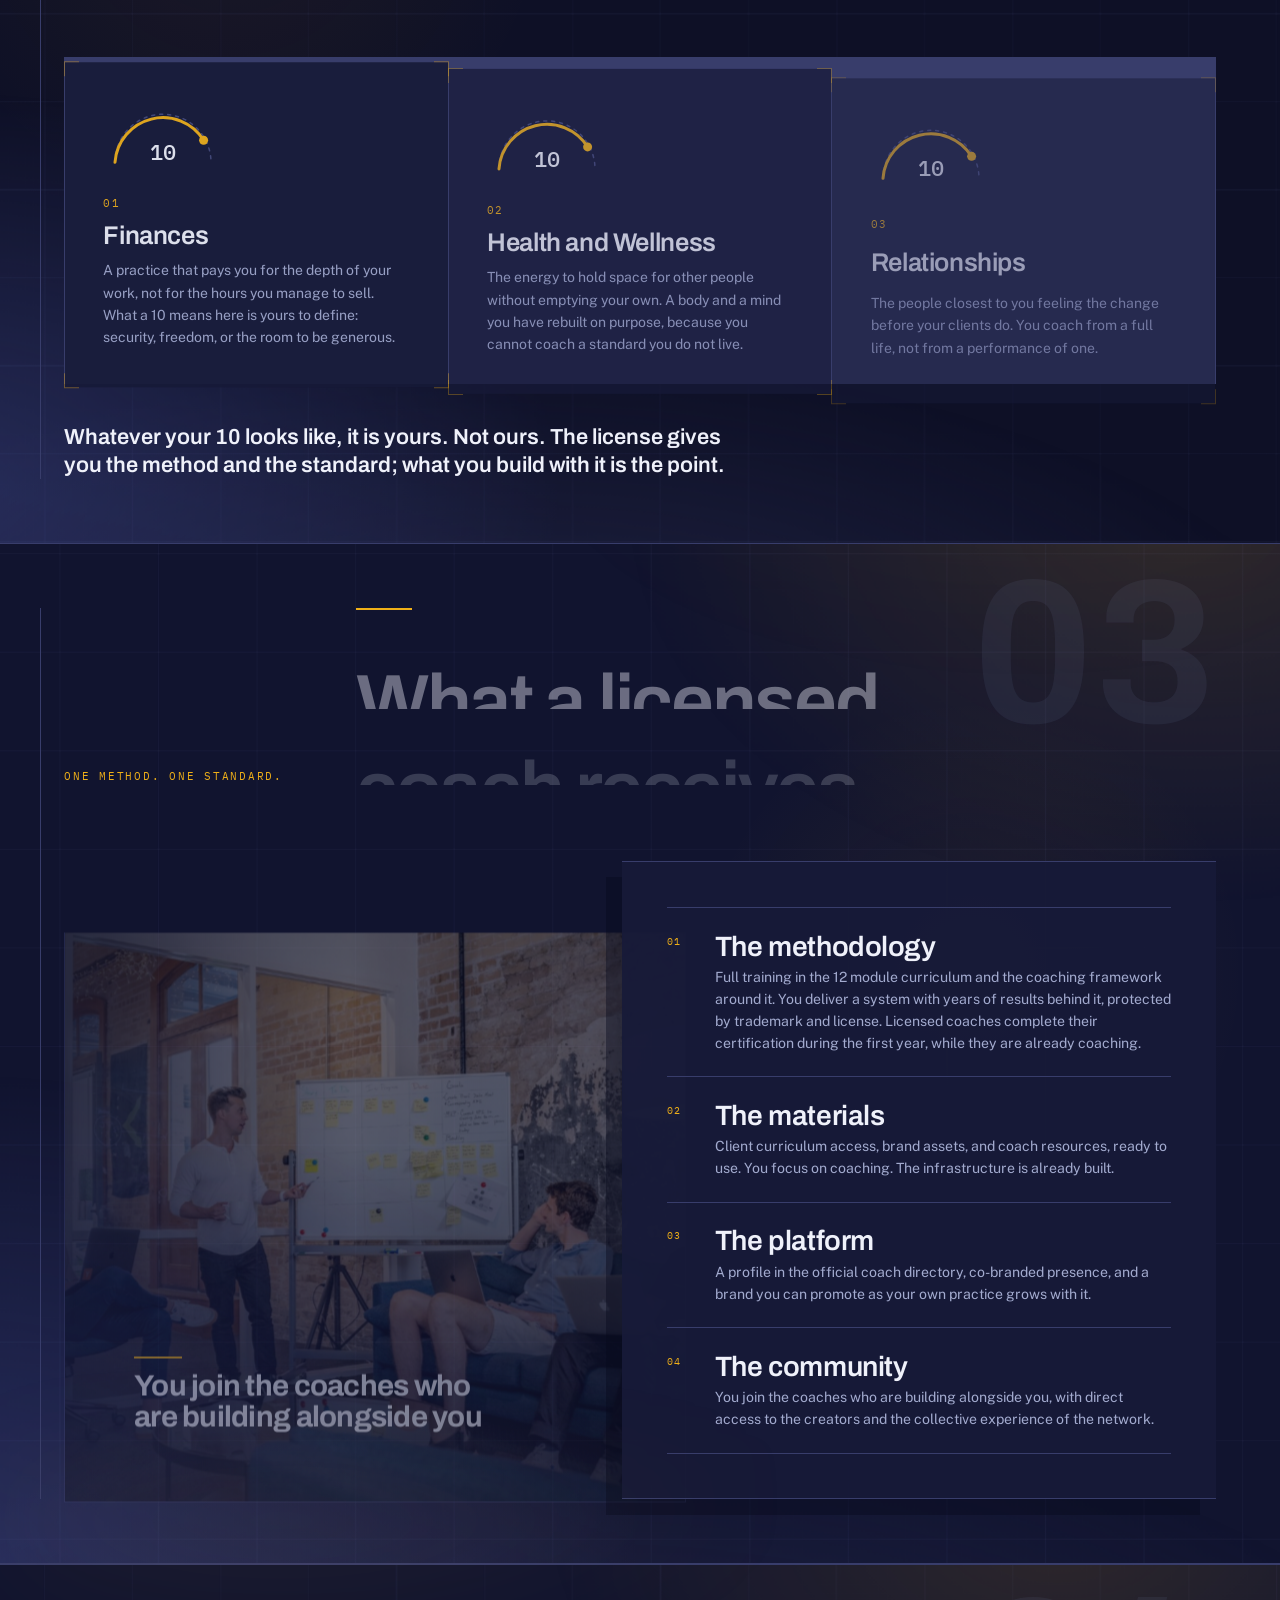
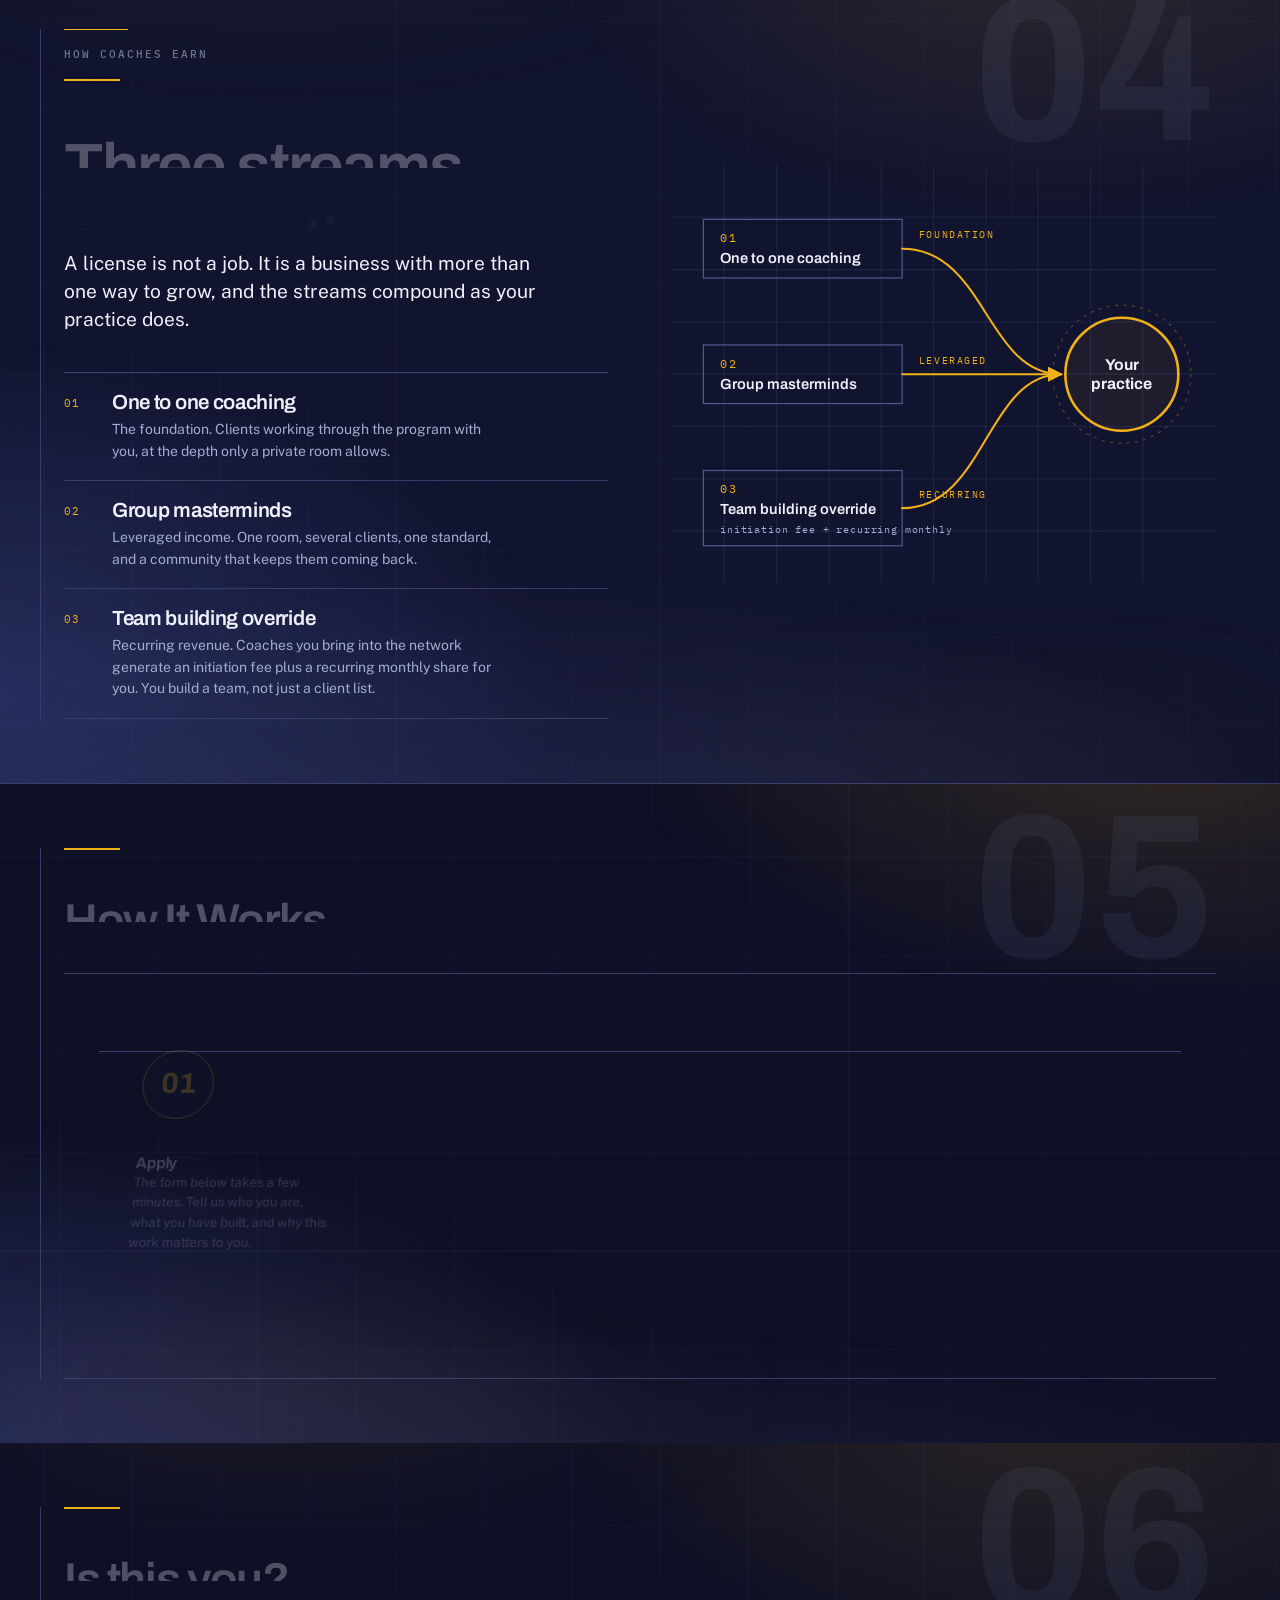
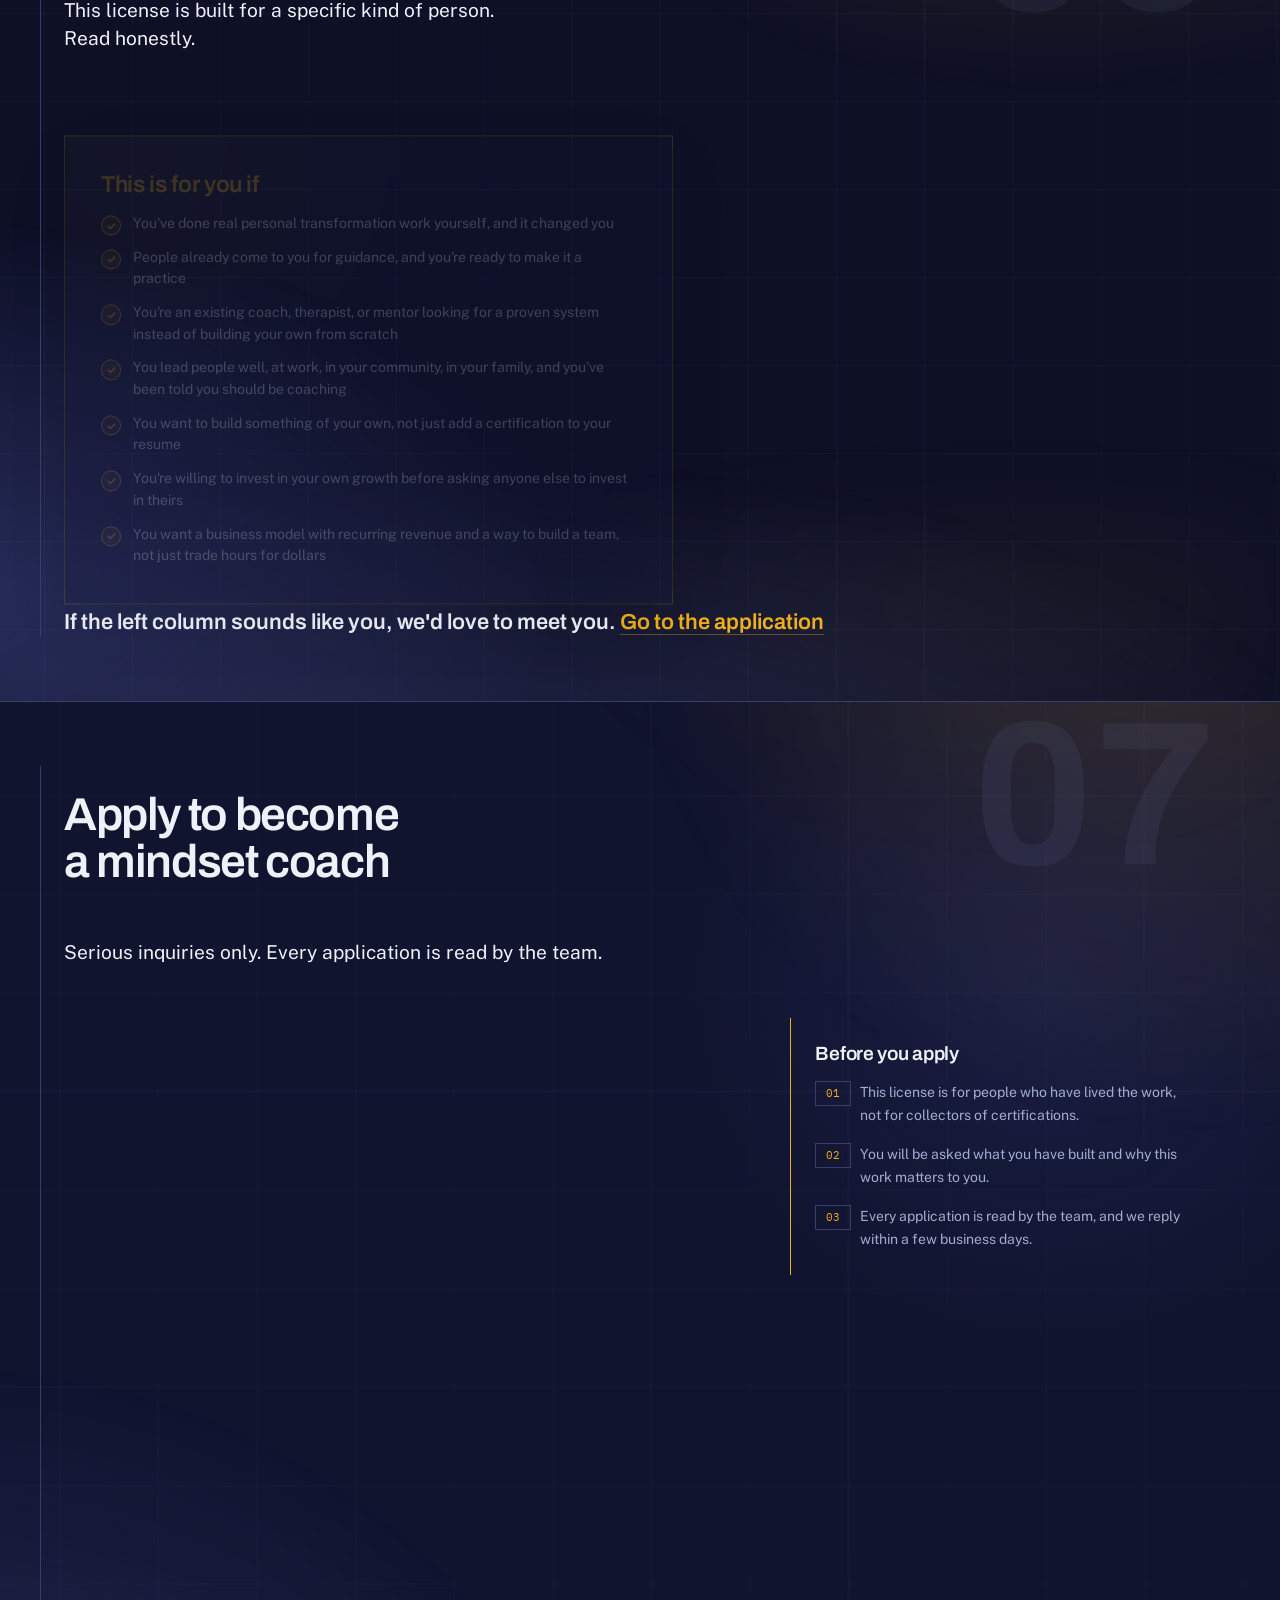
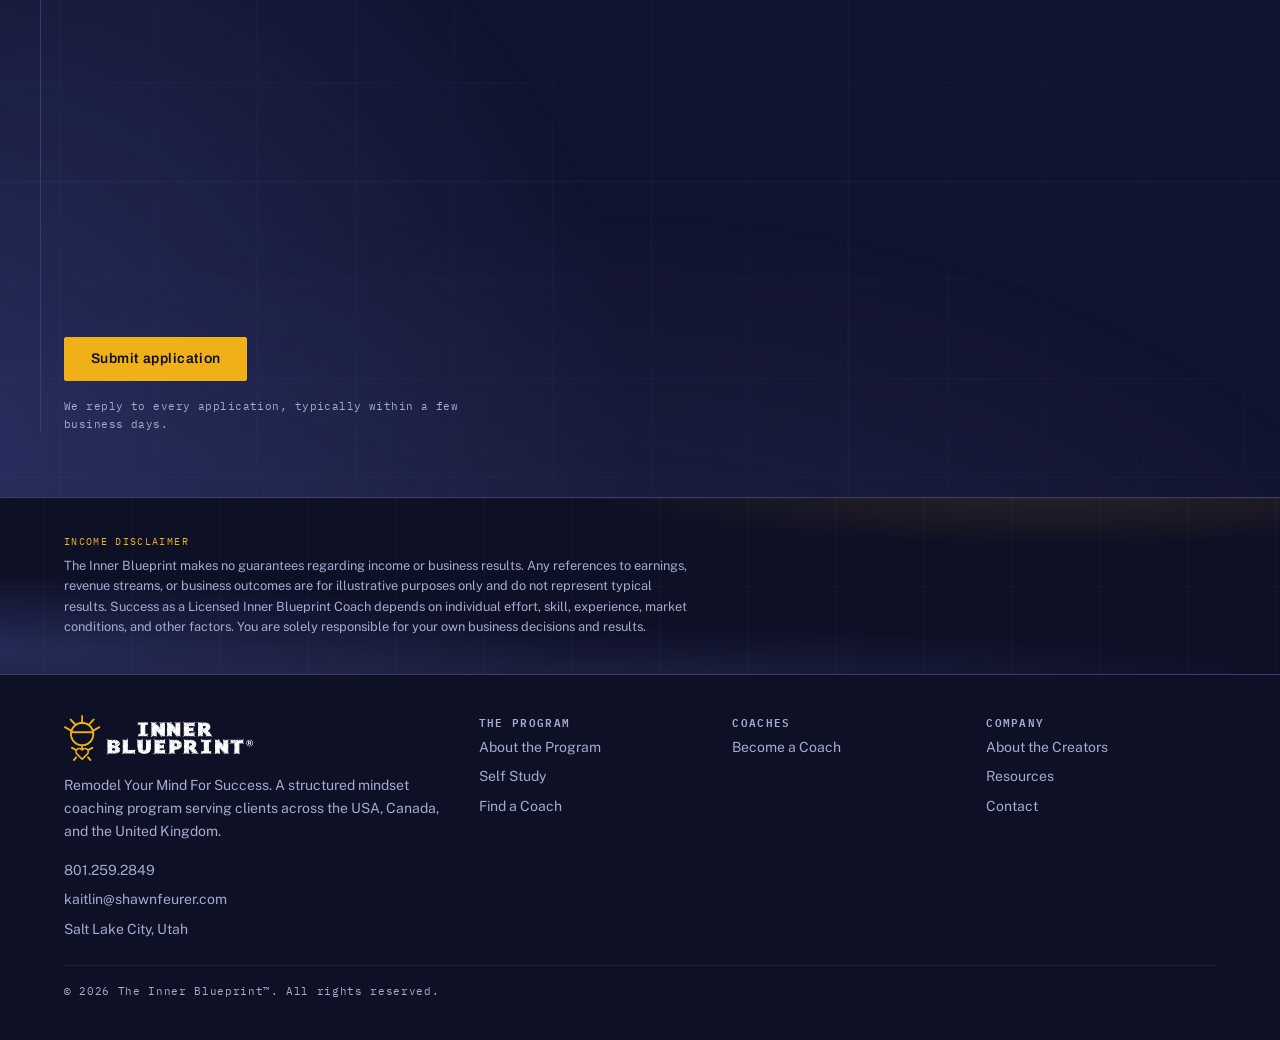
<file: become-a-coach.html>
<!DOCTYPE html>
<html lang="en">
<head>
  <meta charset="UTF-8">
  <meta name="theme-color" content="#0E1026">
  <meta name="robots" content="noindex,nofollow">
  <meta name="viewport" content="width=device-width, initial-scale=1.0">
  <title>Become a Mindset Coach | The Inner Blueprint Coach License</title>
  <meta name="description" content="Become a mindset coach with a licensed, protected methodology behind you. The Inner Blueprint coach license includes training, materials, and a growing brand platform.">
  <link rel="canonical" href="https://innerblueprint.com/become-a-coach">
  <meta property="og:title" content="Become a Coach | The Inner Blueprint">
  <meta property="og:description" content="License The Inner Blueprint methodology and build your coaching practice on a proven, protected system.">
  <meta property="og:type" content="website">
  <meta property="og:url" content="https://innerblueprint.com/become-a-coach">
  <meta property="og:image" content="https://innerblueprint.com/assets/img/og-image.png">
  <meta property="og:image:width" content="1200">
  <meta property="og:image:height" content="630">
  <meta name="twitter:card" content="summary_large_image">
  <link rel="preconnect" href="https://fonts.googleapis.com">
  <link rel="preconnect" href="https://fonts.gstatic.com" crossorigin>
  <link href="https://fonts.googleapis.com/css2?family=Archivo:wght@500;600;650;700&family=Public+Sans:wght@400;500;600&family=IBM+Plex+Mono:wght@400;500&display=swap" rel="stylesheet">
  <link rel="stylesheet" href="css/style.css?v=2db25a99">
  <link rel="icon" type="image/png" sizes="16x16" href="assets/img/favicon-16.png">
  <link rel="icon" type="image/png" sizes="32x32" href="assets/img/favicon-32.png">
  <link rel="icon" type="image/png" sizes="48x48" href="assets/img/favicon-48.png">
  <link rel="apple-touch-icon" sizes="180x180" href="assets/img/apple-touch-icon.png">
</head>
<body>
  <a class="skip-link" href="#main">Skip to content</a>

    <!-- LOS TRES CAMINOS, SIEMPRE ARRIBA (feedback del cliente, 22 sep): los dos
         enlaces azules de antes pasan a tres botones, siempre en este orden,
         y Become a Coach con mas peso. Contact se va del menu principal: vive
         en el pie, que es donde el cliente lo quiere. -->
    <div class="doorbar doorbar--cta">
      <ul class="wrap">
        <li><a class="btn btn-solid is-here" href="become-a-coach.html" aria-current="page">Become a Coach</a></li>
        <li><a class="btn btn-line" href="find-a-coach.html">Find a Coach</a></li>
        <li><a class="btn btn-line" href="self-study.html">Self Study</a></li>
      </ul>
    </div>
  <header class="site-header">
    <div class="wrap nav-bar">
      <a class="brand" href="index.html" aria-label="The Inner Blueprint, home">
          <img class="brand-lockup" src="assets/img/lockup-ondark.png" width="691" height="168"
               alt="The Inner Blueprint">
        </a>
      <button class="nav-toggle" aria-expanded="false" aria-controls="nav-menu">MENU</button>
                                                <ul class="nav-links" id="nav-menu">
        <li class="nav-home"><a href="index.html">Home</a></li>
        <li class="has-menu">
          <button type="button" class="nav-trigger" aria-expanded="false" aria-controls="menu-program">The Program<span class="nav-caret" aria-hidden="true"></span></button>
          <div class="mega" id="menu-program" hidden>
            <ul class="mega-list">
              <li><a href="about-the-program.html">
                <span class="mm-title">About the Program</span>
                <span class="mm-desc">The methodology in full: what the inner blueprint is, why mindset drives results, and how the 12 modules are structured.</span>
              </a></li>
              <li><a href="self-study.html">
                <span class="mm-title">Self Study</span>
                <span class="mm-desc">The entry point. The whole curriculum at your own pace, plus community and always on support.</span>
              </a></li>
            </ul>
          </div>
        </li>
        <li><a href="resources.html">Resources</a></li>
        <li><a href="about-the-creators.html">About</a></li>
      </ul>
      <!-- /nav -->
    </div>
  </header>

  <main id="main">

    <section class="page-hero">
      <!-- La misma celosia 3D de la portada. El lienzo va aqui y el script la
           enciende solo si lo encuentra: una pagina sin este canvas no carga ni
           un byte de mas. -->
      <div class="hero-depth hero-depth--page" aria-hidden="true">
        <canvas class="hero-lattice"></canvas>
      </div>
      <div class="wrap">
        <h1>Become a mindset coach without inventing it as you go</h1>
        <p class="lede">You already change people. You have watched it happen in a conversation. What you do not have is a method you can repeat on a bad week. Become a mindset coach with the whole system behind you: the method, the training, and a protected platform, so you walk in knowing exactly what you are going to do.</p>
            <div class="hero-actions">
              <a class="btn btn-solid" href="#apply">Apply for a licence</a>
              <a class="btn btn-line" href="#the-license">What you receive</a>
            </div>
      </div>
    </section>

    <nav class="page-index" aria-label="Sections on this page">
      <div class="wrap">
        <span class="page-index__lead">On this page</span>
        <ul>
          <li><a href="#fit">Who It's For</a></li>
          <li><a href="#trifecta">The Trifecta</a></li>
          <li><a href="#the-license">What you receive</a></li>
          <li><a href="#earn">How coaches earn</a></li>
          <li><a href="#process">How It Works</a></li>
          <li><a href="#is-this-you">Is this you?</a></li>
          <li><a href="#apply">Apply</a></li>
        </ul>
      </div>
    </nav>

    <section class="section license-fit" id="fit" data-chapter="01">
      <div class="wrap split">
        <div>
          <h2>Who It's For</h2>
        </div>
        <div class="stack-2">
          <p class="lede">This license is for people who have lived the work: leaders, builders, and mentors whose own transformation makes others ask what changed.</p>
          <p>Some of our strongest coaches come from business ownership, sales leadership, and the trades, because they coach from experience rather than theory. If people already come to you for direction, this is the structure that turns that gift into a practice.</p>
          <p>It is not for collectors of certifications. The license comes with a standard, and the standard is upheld.</p>
        </div>
      </div>
    </section>

    <!-- LA TRIFECTA (feedback de Kaitlin, ronda 2, punto 2).
         Ella lo llama "el corazon del pitch" y a la vez dice que esta abierta
         a opiniones: por eso esta construido, para que David y ella lo vean en
         vez de imaginarlo. Tres columnas, una por area, con un parrafo corto y
         un sitio para imagen. La COPIA ES UN BORRADOR nuestro con el mensaje
         que ella dio ("construir un 10 en cada area de tu propia Trifecta, y
         eso se ve distinto en cada coach"); Shawn y Kait mandan la definitiva
         si el bloque se queda. Y su regla, cumplida al pie de la letra: cero
         imagen de estilo de vida, cero lujo, cero "un dia en la vida de un
         coach de exito". El sitio de la imagen lo ocupa un dibujo de plano, un
         dial marcado en 10, hasta que lleguen sus fotos. -->
    <section class="section trifecta" id="trifecta" data-chapter="02">
      <div class="wrap">
        <header class="trifecta__heading">
          <p>The Trifecta</p>
          <h2>Build your own version of a 10</h2>
          <p class="lede">This work is not about copying anyone else's life. It is about building a 10 in each area of your own Trifecta, and that looks different for every coach.</p>
        </header>
        <div class="trifecta__grid">
          <article class="trifecta__area reg"><span class="reg-b" aria-hidden="true"></span>
            <figure class="trifecta__mark" aria-hidden="true">
              <svg viewBox="0 0 120 72" width="120" height="72" fill="none" stroke-linecap="round">
                <path d="M12 62 A48 48 0 0 1 108 62" stroke="rgba(122,132,205,0.45)" stroke-width="1.5" stroke-dasharray="3 5"/>
                <path d="M12 62 A48 48 0 0 1 100.6 40" stroke="#F0B018" stroke-width="3"/>
                <circle cx="100.6" cy="40" r="4.5" fill="#F0B018"/>
                <text x="60" y="60" text-anchor="middle" font-family="IBM Plex Mono, monospace" font-size="22" font-weight="500" fill="#EFF1FA">10</text>
              </svg>
            </figure>
            <span class="trifecta__num">01</span>
            <h3>Finances</h3>
            <p>A practice that pays you for the depth of your work, not for the hours you manage to sell. What a 10 means here is yours to define: security, freedom, or the room to be generous.</p>
          </article>
          <article class="trifecta__area reg"><span class="reg-b" aria-hidden="true"></span>
            <figure class="trifecta__mark" aria-hidden="true">
              <svg viewBox="0 0 120 72" width="120" height="72" fill="none" stroke-linecap="round">
                <path d="M12 62 A48 48 0 0 1 108 62" stroke="rgba(122,132,205,0.45)" stroke-width="1.5" stroke-dasharray="3 5"/>
                <path d="M12 62 A48 48 0 0 1 100.6 40" stroke="#F0B018" stroke-width="3"/>
                <circle cx="100.6" cy="40" r="4.5" fill="#F0B018"/>
                <text x="60" y="60" text-anchor="middle" font-family="IBM Plex Mono, monospace" font-size="22" font-weight="500" fill="#EFF1FA">10</text>
              </svg>
            </figure>
            <span class="trifecta__num">02</span>
            <h3>Health and Wellness</h3>
            <p>The energy to hold space for other people without emptying your own. A body and a mind you have rebuilt on purpose, because you cannot coach a standard you do not live.</p>
          </article>
          <article class="trifecta__area reg"><span class="reg-b" aria-hidden="true"></span>
            <figure class="trifecta__mark" aria-hidden="true">
              <svg viewBox="0 0 120 72" width="120" height="72" fill="none" stroke-linecap="round">
                <path d="M12 62 A48 48 0 0 1 108 62" stroke="rgba(122,132,205,0.45)" stroke-width="1.5" stroke-dasharray="3 5"/>
                <path d="M12 62 A48 48 0 0 1 100.6 40" stroke="#F0B018" stroke-width="3"/>
                <circle cx="100.6" cy="40" r="4.5" fill="#F0B018"/>
                <text x="60" y="60" text-anchor="middle" font-family="IBM Plex Mono, monospace" font-size="22" font-weight="500" fill="#EFF1FA">10</text>
              </svg>
            </figure>
            <span class="trifecta__num">03</span>
            <h3>Relationships</h3>
            <p>The people closest to you feeling the change before your clients do. You coach from a full life, not from a performance of one.</p>
          </article>
        </div>
        <p class="trifecta__close">Whatever your 10 looks like, it is yours. Not ours. The license gives you the method and the standard; what you build with it is the point.</p>
      </div>
    </section>

    <section class="section license-field" id="the-license" data-chapter="03">
      <div class="wrap">
        <header class="license-field__heading">
          <p>One method. One standard.</p>
          <h2>What a licensed coach receives</h2>
        </header>
        <div class="license-field__grid">
          <figure class="license-field__media media human-scene human-scene--facilitation">
            <img src="assets/img/photos/human_04_facilitated_workshop.jpg"
                 srcset="assets/img/photos/human_04_facilitated_workshop-half.jpg 1280w, assets/img/photos/human_04_facilitated_workshop.jpg 2560w"
                 sizes="(min-width: 52rem) 54vw, 100vw"
                 width="2560" height="1920" loading="lazy" decoding="async"
                 alt="A facilitator guiding three participants through ideas on a planning board">
            <figcaption>You join the coaches who are building alongside you</figcaption>
          </figure>
          <div class="license-benefits">
            <article><span>01</span><h3>The methodology</h3><p>Full training in the 12 module curriculum and the coaching framework around it. You deliver a system with years of results behind it, protected by trademark and license. Licensed coaches complete their certification during the first year, while they are already coaching.</p></article>
            <article><span>02</span><h3>The materials</h3><p>Client curriculum access, brand assets, and coach resources, ready to use. You focus on coaching. The infrastructure is already built.</p></article>
            <article><span>03</span><h3>The platform</h3><p>A profile in the official coach directory, co-branded presence, and a brand you can promote as your own practice grows with it.</p></article>
            <article><span>04</span><h3>The community</h3><p>You join the coaches who are building alongside you, with direct access to the creators and the collective experience of the network.</p></article>
          </div>
        </div>
      </div>
    </section>

    <!-- COMO GANAN LOS COACHES (feedback de Kaitlin, ronda 2, punto 3).
         La estructura del negocio, SIN UNA SOLA CIFRA, nunca: ni precios, ni
         rangos, ni ejemplos. Es la regla del cliente (numero 5, sin precios
         sin autorizacion escrita de David) y ademas es lo que ella pidio
         literalmente ("no specific numbers, ever"). Tres corrientes que
         confluyen en una practica, dibujadas como plano. El lenguaje es el
         suyo: "recurring revenue", "leveraged income", "build a team, not just
         a client list". El descargo de ingresos va al pie de la pagina. -->
    <section class="section coach-earn" id="earn" data-chapter="04">
      <div class="wrap">
        <div class="coach-earn__grid">
          <div class="coach-earn__copy">
            <p class="annot">How coaches earn</p>
            <h2>Three streams, one practice</h2>
            <p class="lede">A license is not a job. It is a business with more than one way to grow, and the streams compound as your practice does.</p>
            <ol class="coach-earn__streams">
              <li>
                <span class="coach-earn__n">01</span>
                <div>
                  <h3>One to one coaching</h3>
                  <p>The foundation. Clients working through the program with you, at the depth only a private room allows.</p>
                </div>
              </li>
              <li>
                <span class="coach-earn__n">02</span>
                <div>
                  <h3>Group masterminds</h3>
                  <p>Leveraged income. One room, several clients, one standard, and a community that keeps them coming back.</p>
                </div>
              </li>
              <li>
                <span class="coach-earn__n">03</span>
                <div>
                  <h3>Team building override</h3>
                  <p>Recurring revenue. Coaches you bring into the network generate an initiation fee plus a recurring monthly share for you. You build a team, not just a client list.</p>
                </div>
              </li>
            </ol>
          </div>
          <figure class="coach-earn__diagram" aria-hidden="true">
            <svg viewBox="0 0 520 400" width="520" height="400" fill="none">
              <defs>
                <marker id="earn-arrow" viewBox="0 0 10 10" refX="9" refY="5" markerWidth="7" markerHeight="7" orient="auto-start-reverse">
                  <path d="M0 0 L10 5 L0 10 z" fill="#F0B018"/>
                </marker>
              </defs>
              <!-- reticula de plano -->
              <g stroke="rgba(122,132,205,0.14)" stroke-width="1">
                <path d="M0 50H520M0 100H520M0 150H520M0 200H520M0 250H520M0 300H520M0 350H520"/>
                <path d="M50 0V400M100 0V400M150 0V400M200 0V400M250 0V400M300 0V400M350 0V400M400 0V400M450 0V400"/>
              </g>
              <!-- tres corrientes: cajas SIN relleno (fill explicito, que si no
                   heredan el color del grupo de texto) -->
              <g fill="none" stroke="rgba(122,132,205,0.6)" stroke-width="1.2">
                <rect x="30" y="52" width="190" height="56"/>
                <rect x="30" y="172" width="190" height="56"/>
                <rect x="30" y="292" width="190" height="72"/>
              </g>
              <g font-family="IBM Plex Mono, monospace" font-size="11" letter-spacing="1.5" fill="#F0B018">
                <text x="46" y="74">01</text>
                <text x="46" y="194">02</text>
                <text x="46" y="314">03</text>
              </g>
              <g font-family="Archivo, sans-serif" font-size="14" font-weight="600" fill="#EFF1FA">
                <text x="46" y="94">One to one coaching</text>
                <text x="46" y="214">Group masterminds</text>
                <text x="46" y="334">Team building override</text>
              </g>
              <text x="46" y="352" font-family="IBM Plex Mono, monospace" font-size="9.5" letter-spacing="0.8" fill="#A3ABCF">initiation fee + recurring monthly</text>
              <!-- flechas de confluencia -->
              <g stroke="#F0B018" stroke-width="2" marker-end="url(#earn-arrow)" stroke-linecap="round">
                <path d="M220 80 C300 80 300 200 372 200"/>
                <path d="M220 200 L372 200"/>
                <path d="M220 328 C300 328 300 200 372 200"/>
              </g>
              <!-- la practica -->
              <circle cx="430" cy="200" r="54" stroke="#F0B018" stroke-width="2.5" fill="rgba(240,176,24,0.06)"/>
              <circle cx="430" cy="200" r="66" stroke="rgba(240,176,24,0.35)" stroke-width="1" stroke-dasharray="3 5"/>
              <text x="430" y="196" text-anchor="middle" font-family="Archivo, sans-serif" font-size="15" font-weight="700" fill="#EFF1FA">Your</text>
              <text x="430" y="214" text-anchor="middle" font-family="Archivo, sans-serif" font-size="15" font-weight="700" fill="#EFF1FA">practice</text>
              <!-- cotas: cada una sobre su flecha y con el sentido del texto de
                   al lado (01 base, 02 apalancado, 03 recurrente) -->
              <g font-family="IBM Plex Mono, monospace" font-size="9.5" letter-spacing="1.5" fill="#F0B018">
                <text x="236" y="70">FOUNDATION</text>
                <text x="236" y="190">LEVERAGED</text>
                <text x="236" y="318">RECURRING</text>
              </g>
            </svg>
          </figure>
        </div>
      </div>
    </section>

<section class="section" id="process" data-chapter="05">
      <div class="wrap">
          <h2>How It Works</h2>
        <ol class="step-list mt-3 license-timeline">
          <li class="reg"><span class="reg-b" aria-hidden="true"></span>
            <span class="step-num">01</span>
            <div>
              <h3>Apply</h3>
              <p>The form below takes a few minutes. Tell us who you are, what you have built, and why this work matters to you.</p>
            </div>
          </li>
          <li class="reg"><span class="reg-b" aria-hidden="true"></span>
            <span class="step-num">02</span>
            <div>
              <h3>Talk with the team</h3>
              <p>A direct conversation, both ways: we look at fit and standards, you look at whether this is the platform your practice deserves.</p>
            </div>
          </li>
          <li class="reg"><span class="reg-b" aria-hidden="true"></span>
            <span class="step-num">03</span>
            <div>
              <h3>Train and certify</h3>
              <p>Complete the coach training and licensing process. You learn the methodology from the inside before you ever deliver it. Every licensed coach becomes a certified coach during their first year with The Inner Blueprint: the license opens the door, the certification is earned inside it.</p>
            </div>
          </li>
          <li class="reg"><span class="reg-b" aria-hidden="true"></span>
            <span class="step-num">04</span>
            <div>
              <h3>Launch your practice</h3>
              <p>Your directory profile goes live, your materials are in hand, and you start coaching with the full weight of the brand behind you.</p>
            </div>
          </li>
        </ol>
      </div>
    </section>

    <!-- ES ESTO PARA TI? (feedback de Kaitlin, ronda 2, punto 5).
         Un filtro honesto antes del formulario: le ahorra llamadas al equipo y
         protege el estandar. La copia es la de ella, con dos ajustes por las
         reglas del sitio: fuera las rayas largas (regla 4) y la palabra que la
         regla 3 prohibe se quita de la lista de oficios: David lo decidio el
         22 de septiembre ("use coach"). Queda coach, therapist, mentor. Sus dos notas de diseno, cumplidas: la
         columna del si pesa un poco mas y es mas calida, la del no se lee como
         un filtro y no como un regano; en movil la del si va primero. -->
    <section class="section fit-check" id="is-this-you" data-chapter="06">
      <div class="wrap">
        <header class="fit-check__heading">
          <h2>Is this you?</h2>
          <p class="lede">This license is built for a specific kind of person. Read honestly.</p>
        </header>
        <div class="fit-check__grid">
          <div class="fit-check__col fit-check__col--yes reg"><span class="reg-b" aria-hidden="true"></span>
            <h3>This is for you if</h3>
            <ul>
              <li>You've done real personal transformation work yourself, and it changed you</li>
              <li>People already come to you for guidance, and you're ready to make it a practice</li>
              <li>You're an existing coach, therapist, or mentor looking for a proven system instead of building your own from scratch</li>
              <li>You lead people well, at work, in your community, in your family, and you've been told you should be coaching</li>
              <li>You want to build something of your own, not just add a certification to your resume</li>
              <li>You're willing to invest in your own growth before asking anyone else to invest in theirs</li>
              <li>You want a business model with recurring revenue and a way to build a team, not just trade hours for dollars</li>
            </ul>
          </div>
          <div class="fit-check__col fit-check__col--no">
            <h3>This is not for you if</h3>
            <ul>
              <li>You're looking for a quick certification to add to your LinkedIn</li>
              <li>You want a done-for-you business with no work required</li>
              <li>You haven't done the inner work yourself and aren't willing to</li>
              <li>You're not open to feedback, coaching, or being held to a standard</li>
              <li>You want overnight results or income guarantees</li>
              <li>You're only interested in the money and not the transformation</li>
            </ul>
          </div>
        </div>
        <p class="fit-check__close">If the left column sounds like you, we'd love to meet you. <a href="#apply">Go to the application</a></p>
      </div>
    </section>

    <section class="section license-apply" id="apply" data-chapter="07">
      <div class="wrap">
          <h2>Apply to become a mindset coach</h2>
        <p class="lede mt-3">Serious inquiries only. Every application is read by the team.</p>
        <!-- FORM WIRING: connect to HubSpot when access arrives. No orphan forms in production. -->
        <div class="form-layout mt-3">
        <div>
          <form class="form" method="post">
          <div class="field">
            <label for="bc-name">Full name</label>
            <input type="text" id="bc-name" name="name" autocomplete="name" required>
          </div>
          <div class="field">
            <label for="bc-email">Email</label>
            <input type="email" id="bc-email" name="email" autocomplete="email" required>
          </div>
          <div class="field">
            <label for="bc-phone">Phone</label>
            <input type="tel" id="bc-phone" name="phone" autocomplete="tel">
          </div>
          <div class="field">
            <label for="bc-location">Country and city</label>
            <input type="text" id="bc-location" name="location" required>
          </div>
          <div class="field">
            <label for="bc-background">Your current work or business</label>
            <input type="text" id="bc-background" name="background" required>
          </div>
          <!-- Tres campos nuevos (feedback de Kaitlin, ronda 2, punto 6). El
               rango de ingresos se pregunta SIN CIFRAS: bandas en palabras, no
               en dolares, por la misma regla que rige todo el sitio. Cuando
               llegue el enlace de Calendly, el envio redirige a la reserva de
               la llamada; hasta entonces no hay redireccion porque no hay
               formulario conectado (ver FORM WIRING arriba). -->
          <div class="field">
            <label for="bc-income">Current income range from coaching or your business</label>
            <select id="bc-income" name="income_range" required>
              <option value="" disabled selected>Choose one</option>
              <option value="not-yet">Not earning from it yet</option>
              <option value="side">Side income</option>
              <option value="replacing">Replacing a salary</option>
              <option value="beyond">Well beyond a salary</option>
              <option value="private">Prefer not to say</option>
            </select>
          </div>
          <div class="field">
            <label for="bc-launch">When do you want to launch?</label>
            <select id="bc-launch" name="launch_timing" required>
              <option value="" disabled selected>Choose one</option>
              <option value="asap">As soon as I am certified</option>
              <option value="3mo">Within three months</option>
              <option value="6mo">Within six months</option>
              <option value="12mo">Within a year</option>
              <option value="exploring">Just exploring for now</option>
            </select>
          </div>
          <fieldset class="field field--choice">
            <legend>Have you invested in your own personal development before?</legend>
            <div class="choice-row">
              <label><input type="radio" name="invested_before" value="yes" required> Yes</label>
              <label><input type="radio" name="invested_before" value="not-yet"> Not yet</label>
            </div>
          </fieldset>
          <div class="field">
            <label for="bc-why">Why do you want to coach this program?</label>
            <textarea id="bc-why" name="why" required></textarea>
          </div>
          <button class="btn btn-solid" type="submit">Submit application</button>
          <p class="form-note">We reply to every application, typically within a few business days.</p>
        </form>
        </div>
        <aside class="form-aside reg">
          <span class="reg-b" aria-hidden="true"></span>
          <h3>Before you apply</h3>
          <ol>
            <li><span class="n">01</span><p>This license is for people who have lived the work, not for collectors of certifications.</p></li>
            <li><span class="n">02</span><p>You will be asked what you have built and why this work matters to you.</p></li>
            <li><span class="n">03</span><p>Every application is read by the team, and we reply within a few business days.</p></li>
          </ol>
        </aside>
      </div>
      </div>
    </section>

    <!-- DESCARGO DE INGRESOS (feedback de Kaitlin, ronda 2, punto 7). Texto
         suyo, palabra por palabra. Va al pie de esta pagina y solo de esta,
         que es la unica que habla de como ganan los coaches. -->
    <section class="license-disclaimer" aria-label="Income disclaimer">
      <div class="wrap">
        <p><span class="license-disclaimer__k">Income disclaimer</span> The Inner Blueprint makes no guarantees regarding income or business results. Any references to earnings, revenue streams, or business outcomes are for illustrative purposes only and do not represent typical results. Success as a Licensed Inner Blueprint Coach depends on individual effort, skill, experience, market conditions, and other factors. You are solely responsible for your own business decisions and results.</p>
      </div>
    </section>

  </main>

  <footer class="site-footer">
    <div class="wrap footer-grid">
      <div>
        <a class="brand" href="index.html" style="margin-bottom:0.8rem;" aria-label="The Inner Blueprint, home">
          <img class="brand-lockup" src="assets/img/lockup-ondark.png" width="691" height="168"
               alt="The Inner Blueprint">
        </a>
        <p>Remodel Your Mind For Success. A structured mindset coaching program serving clients across the USA, Canada, and the United Kingdom.</p>
        <ul class="footer-contact">
          <li><a href="tel:+18012592849">801.259.2849</a></li>
          <li><a href="mailto:kaitlin@shawnfeurer.com">kaitlin@shawnfeurer.com</a></li>
          <li>Salt Lake City, Utah</li>
        </ul>
      </div>
      
      
      
      
      
      
      
      <div>
        <h3>The Program</h3>
        <ul>
          <li><a href="about-the-program.html">About the Program</a></li>
          <li><a href="self-study.html">Self Study</a></li>
          <li><a href="find-a-coach.html">Find a Coach</a></li>
        </ul>
      </div>
      <div>
        <h3>Coaches</h3>
        <ul>
          <li><a href="become-a-coach.html">Become a Coach</a></li>
        </ul>
      </div>
      <div>
        <h3>Company</h3>
        <ul>
          <li><a href="about-the-creators.html">About the Creators</a></li>
          <li><a href="resources.html">Resources</a></li>
          <li><a href="contact.html">Contact</a></li>
        </ul>
      </div>
    </div>
    <div class="wrap footer-legal">
      &copy; 2026 The Inner Blueprint&trade;. All rights reserved.
    </div>
  </footer>

  <script src="js/vendor/gsap.min.js" defer></script>
  <script src="js/vendor/ScrollTrigger.min.js" defer></script>
  <script src="js/vendor/SplitText.min.js" defer></script>
  <script src="js/motion.js?v=6194648a" defer></script>
  <script src="js/lattice.js?v=0e9429f4" defer></script>
  <script src="js/main.js?v=5b92565e" defer></script>
</body>
</html>
</file>
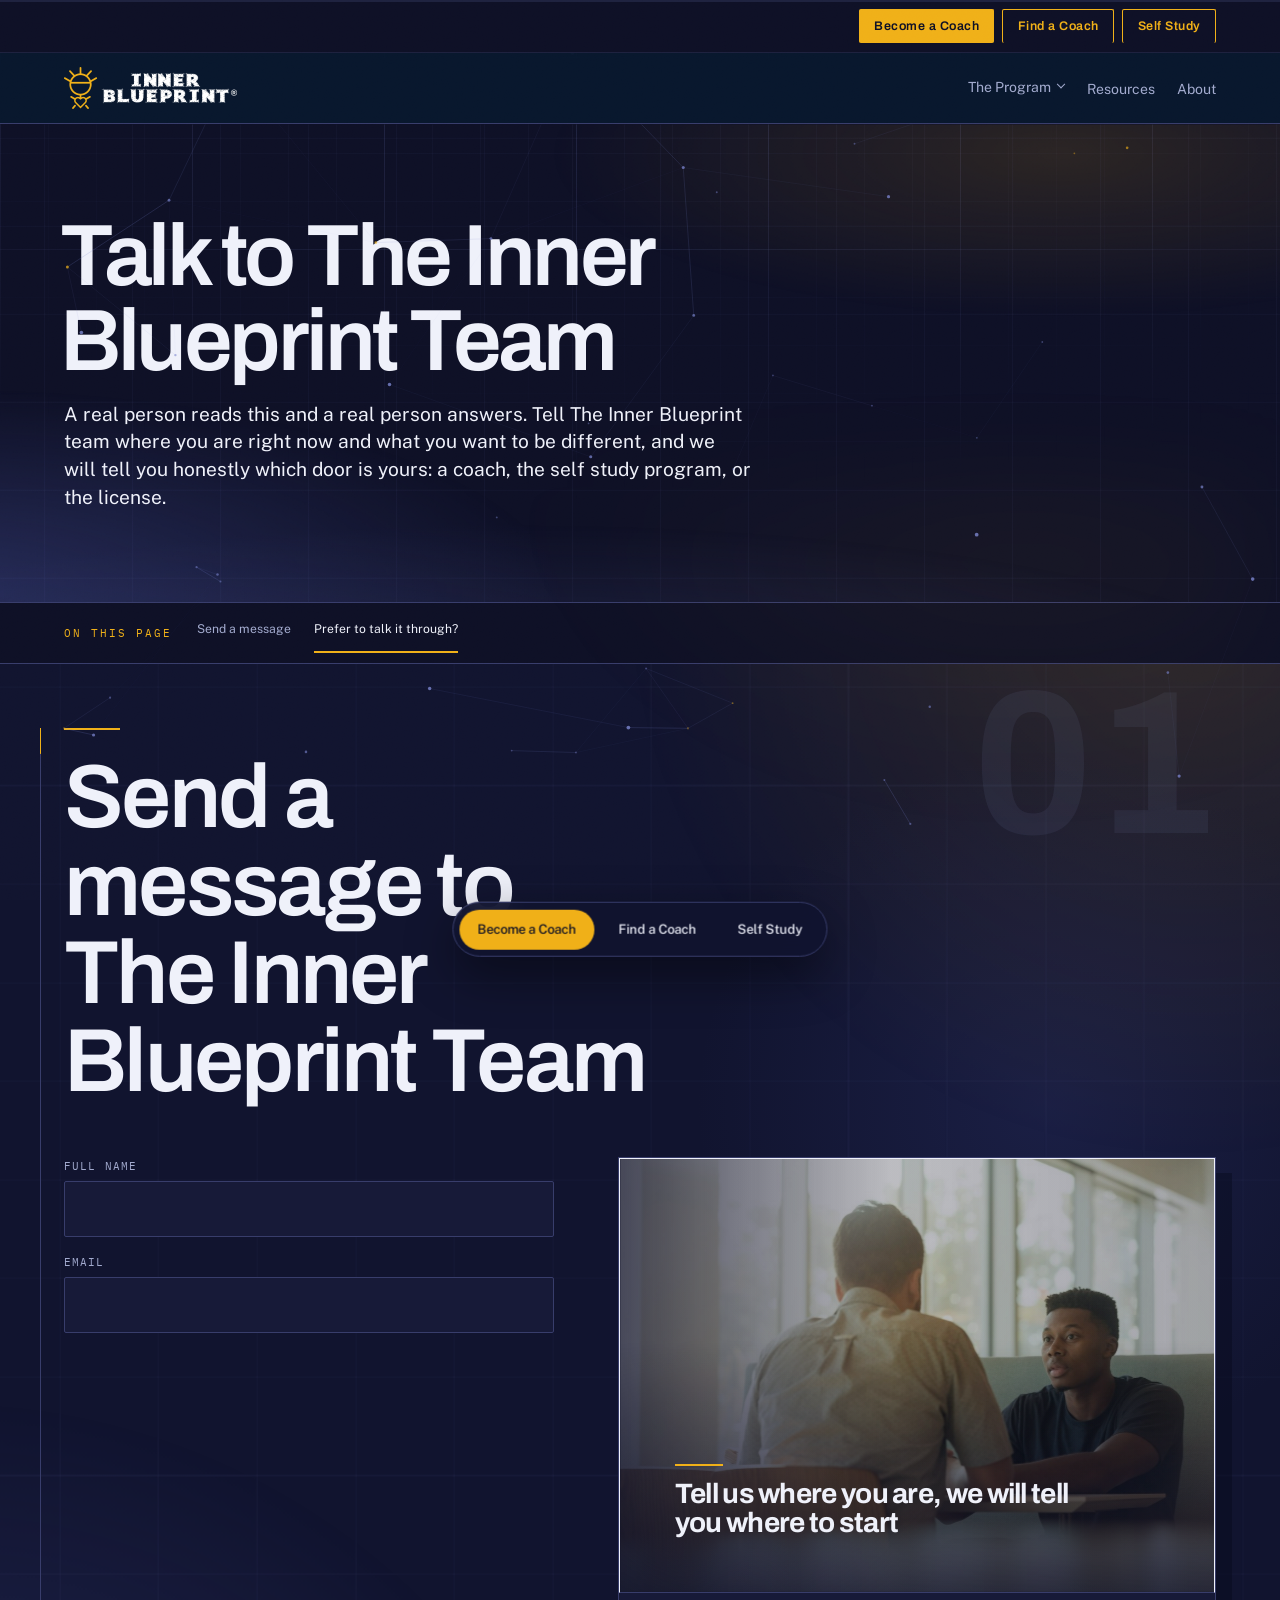
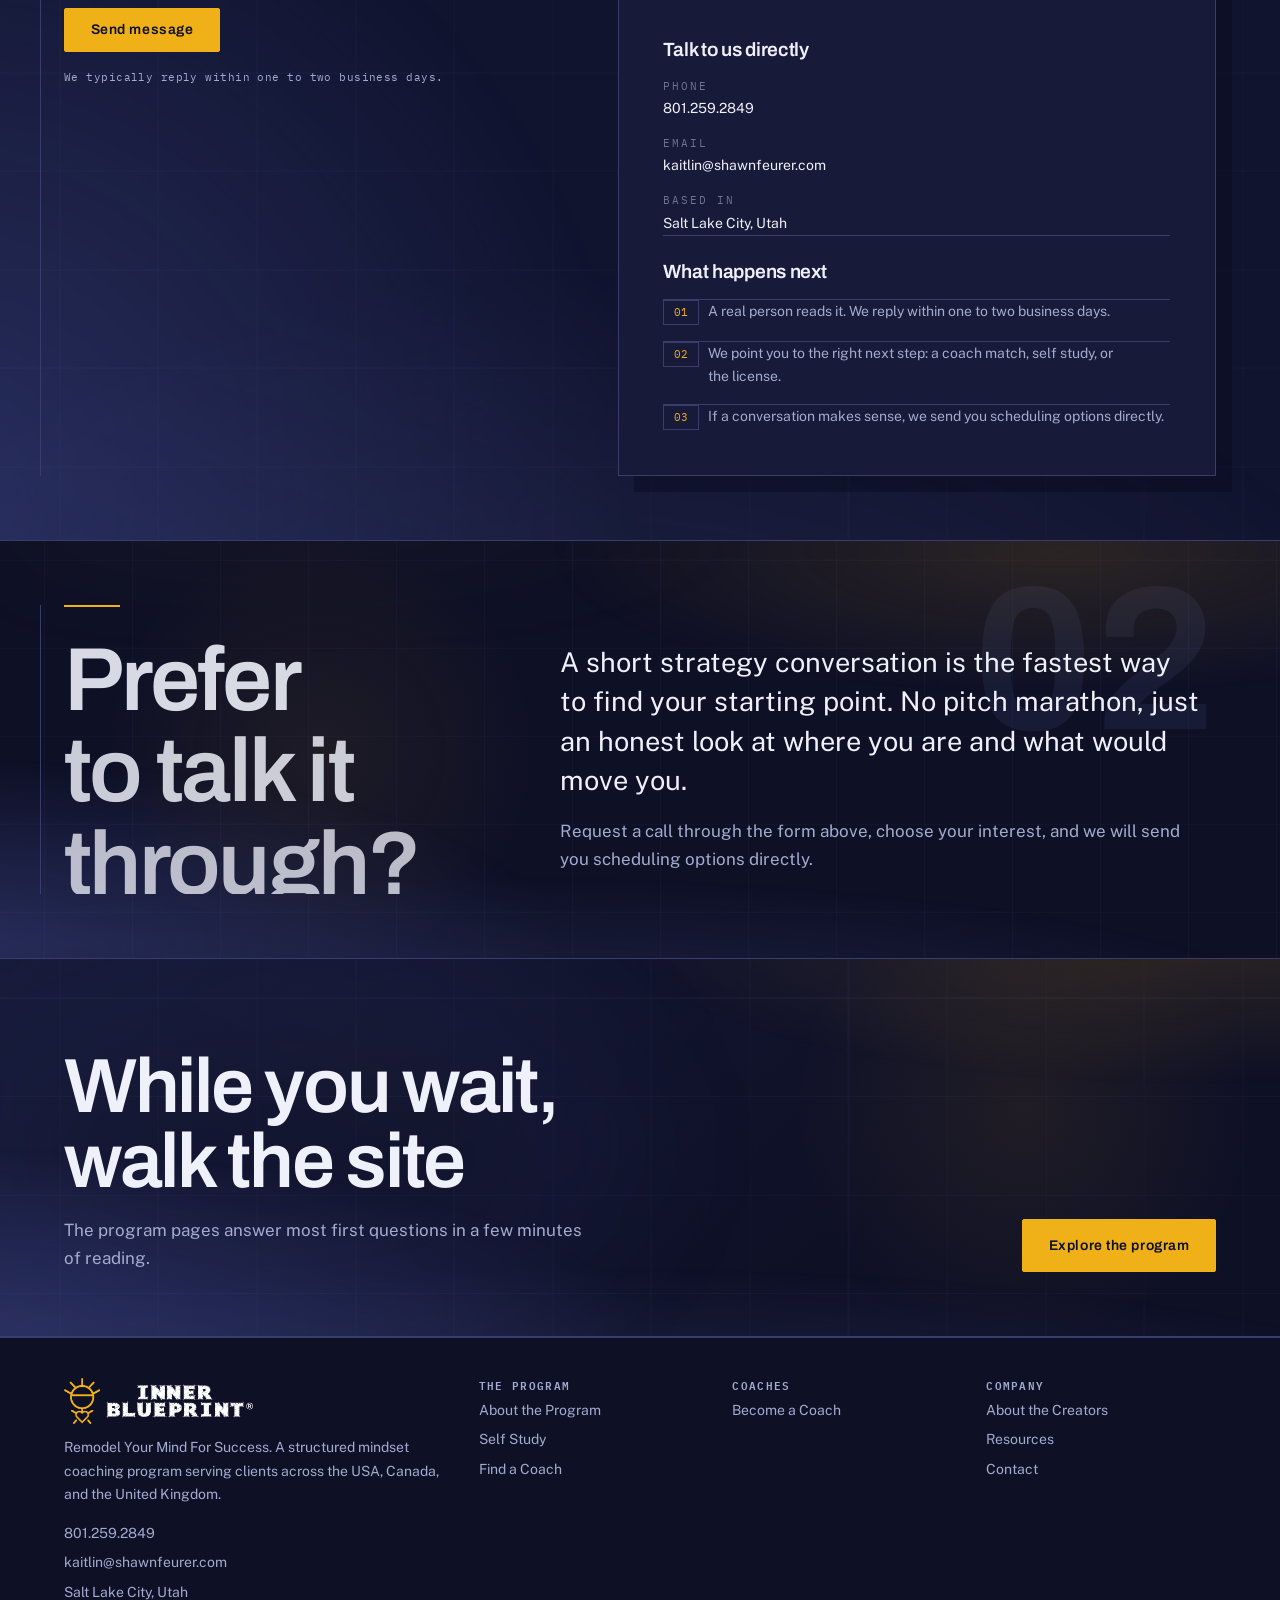
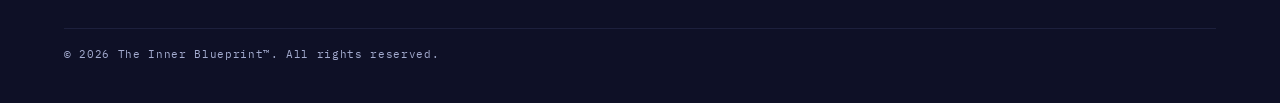
<file: contact.html>
<!DOCTYPE html>
<html lang="en">
<head>
  <meta charset="UTF-8">
  <meta name="theme-color" content="#0E1026">
  <meta name="robots" content="noindex,nofollow">
  <meta name="viewport" content="width=device-width, initial-scale=1.0">
  <title>Contact | Contact The Inner Blueprint Team</title>
  <meta name="description" content="Talk to The Inner Blueprint team: get matched with a licensed coach, start self study, or ask about the coach license. Every message gets a real reply.">
  <link rel="canonical" href="https://innerblueprint.com/contact">
  <meta property="og:title" content="Contact | The Inner Blueprint">
  <meta property="og:description" content="Reach The Inner Blueprint team. Tell us where you are and we will point you to the right next step.">
  <meta property="og:type" content="website">
  <meta property="og:url" content="https://innerblueprint.com/contact">
  <meta property="og:image" content="https://innerblueprint.com/assets/img/og-image.png">
  <meta property="og:image:width" content="1200">
  <meta property="og:image:height" content="630">
  <meta name="twitter:card" content="summary_large_image">
  <link rel="preconnect" href="https://fonts.googleapis.com">
  <link rel="preconnect" href="https://fonts.gstatic.com" crossorigin>
  <link href="https://fonts.googleapis.com/css2?family=Archivo:wght@500;600;650;700&family=Public+Sans:wght@400;500;600&family=IBM+Plex+Mono:wght@400;500&display=swap" rel="stylesheet">
  <link rel="stylesheet" href="css/style.css?v=2db25a99">
  <link rel="icon" type="image/png" sizes="16x16" href="assets/img/favicon-16.png">
  <link rel="icon" type="image/png" sizes="32x32" href="assets/img/favicon-32.png">
  <link rel="icon" type="image/png" sizes="48x48" href="assets/img/favicon-48.png">
  <link rel="apple-touch-icon" sizes="180x180" href="assets/img/apple-touch-icon.png">
</head>
<body>
  <a class="skip-link" href="#main">Skip to content</a>

    <!-- LOS TRES CAMINOS, SIEMPRE ARRIBA (feedback del cliente, 22 sep): los dos
         enlaces azules de antes pasan a tres botones, siempre en este orden,
         y Become a Coach con mas peso. Contact se va del menu principal: vive
         en el pie, que es donde el cliente lo quiere. -->
    <div class="doorbar doorbar--cta">
      <ul class="wrap">
        <li><a class="btn btn-solid" href="become-a-coach.html">Become a Coach</a></li>
        <li><a class="btn btn-line" href="find-a-coach.html">Find a Coach</a></li>
        <li><a class="btn btn-line" href="self-study.html">Self Study</a></li>
      </ul>
    </div>
  <header class="site-header">
    <div class="wrap nav-bar">
      <a class="brand" href="index.html" aria-label="The Inner Blueprint, home">
          <img class="brand-lockup" src="assets/img/lockup-ondark.png" width="691" height="168"
               alt="The Inner Blueprint">
        </a>
      <button class="nav-toggle" aria-expanded="false" aria-controls="nav-menu">MENU</button>
                                                <ul class="nav-links" id="nav-menu">
        <li class="nav-home"><a href="index.html">Home</a></li>
        <li class="has-menu">
          <button type="button" class="nav-trigger" aria-expanded="false" aria-controls="menu-program">The Program<span class="nav-caret" aria-hidden="true"></span></button>
          <div class="mega" id="menu-program" hidden>
            <ul class="mega-list">
              <li><a href="about-the-program.html">
                <span class="mm-title">About the Program</span>
                <span class="mm-desc">The methodology in full: what the inner blueprint is, why mindset drives results, and how the 12 modules are structured.</span>
              </a></li>
              <li><a href="self-study.html">
                <span class="mm-title">Self Study</span>
                <span class="mm-desc">The entry point. The whole curriculum at your own pace, plus community and always on support.</span>
              </a></li>
            </ul>
          </div>
        </li>
        <li><a href="resources.html">Resources</a></li>
        <li><a href="about-the-creators.html">About</a></li>
      </ul>
      <!-- /nav -->
    </div>
  </header>

  <main id="main">

    <section class="page-hero">
      <!-- La misma celosia 3D de la portada. El lienzo va aqui y el script la
           enciende solo si lo encuentra: una pagina sin este canvas no carga ni
           un byte de mas. -->
      <div class="hero-depth hero-depth--page" aria-hidden="true">
        <canvas class="hero-lattice"></canvas>
      </div>
      <div class="wrap">
        <h1>Talk to The Inner Blueprint Team</h1>
        <p class="lede">A real person reads this and a real person answers. Tell The Inner Blueprint team where you are right now and what you want to be different, and we will tell you honestly which door is yours: a coach, the self study program, or the license.</p>
      </div>
    </section>

    <nav class="page-index" aria-label="Sections on this page">
      <div class="wrap">
        <span class="page-index__lead">On this page</span>
        <ul>
          <li><a href="#message">Send a message</a></li>
          <li><a href="#book-a-call">Prefer to talk it through?</a></li>
        </ul>
      </div>
    </nav>

    <section class="section contact-desk" id="message" data-chapter="01">
      <div class="wrap">
          <h2>Send a message to The Inner Blueprint Team</h2>
        <!-- FORM WIRING: connect to HubSpot when access arrives. No orphan forms in production. -->
        <div class="form-layout mt-3 contact-desk__grid">
        <div>
          <form class="form" method="post">
          <div class="field">
            <label for="ct-name">Full name</label>
            <input type="text" id="ct-name" name="name" autocomplete="name" required>
          </div>
          <div class="field">
            <label for="ct-email">Email</label>
            <input type="email" id="ct-email" name="email" autocomplete="email" required>
          </div>
          <div class="field">
            <label for="ct-interest">I am interested in</label>
            <select id="ct-interest" name="interest" required>
              <option value="">Choose one</option>
              <option value="match">Get matched with a coach</option>
              <option value="find-coach">Working with a coach I already chose</option>
              <option value="self-study">Starting with Self Study</option>
              <option value="become-coach">Becoming a licensed coach</option>
              <option value="other">Something else</option>
            </select>
          </div>
          <div class="field">
            <label for="ct-message">Your message</label>
            <textarea id="ct-message" name="message" required></textarea>
          </div>
          <button class="btn btn-solid" type="submit">Send message</button>
          <p class="form-note">We typically reply within one to two business days.</p>
        </form>
        </div>
        <aside class="form-aside reg contact-desk__aside">
          <span class="reg-b" aria-hidden="true"></span>
          <figure class="contact-desk__media media human-scene human-scene--contact">
            <img src="assets/img/photos/human_07_personal_conversation.jpg"
                 srcset="assets/img/photos/human_07_personal_conversation-half.jpg 1280w, assets/img/photos/human_07_personal_conversation.jpg 2560w"
                 sizes="(min-width: 52rem) 36vw, 100vw"
                 width="2560" height="1707" loading="lazy" decoding="async"
                 alt="Two people in a focused conversation across a small table">
            <figcaption>Tell us where you are, we will tell you where to start</figcaption>
          </figure>
          <div class="contact-desk__details">
            <h3>Talk to us directly</h3>
            <ul class="contact-details">
              <li><span class="k">Phone</span><a href="tel:+18012592849">801.259.2849</a></li>
              <li><span class="k">Email</span><a href="mailto:kaitlin@shawnfeurer.com">kaitlin@shawnfeurer.com</a></li>
              <li><span class="k">Based in</span><span>Salt Lake City, Utah</span></li>
            </ul>
            <h3 class="mt-aside">What happens next</h3>
            <ol>
              <li><span class="n">01</span><p>A real person reads it. We reply within one to two business days.</p></li>
              <li><span class="n">02</span><p>We point you to the right next step: a coach match, self study, or the license.</p></li>
              <li><span class="n">03</span><p>If a conversation makes sense, we send you scheduling options directly.</p></li>
            </ol>
          </div>
        </aside>
      </div>
      </div>
    </section>

    <section class="section contact-call" id="book-a-call" data-chapter="02">
      <div class="wrap split">
        <div>
          <h2>Prefer to talk it through?</h2>
        </div>
        <div class="stack-2">
          <p class="lede">A short strategy conversation is the fastest way to find your starting point. No pitch marathon, just an honest look at where you are and what would move you.</p>
          <p>Request a call through the form above, choose your interest, and we will send you scheduling options directly.</p>
          <!-- SCHEDULER SLOT: embed client's booking tool here once David confirms which one. -->
        </div>
      </div>
    </section>

    <section class="cta-band section">
      <div class="wrap">
<h2>While you wait, walk the site</h2>
        <p class="muted">The program pages answer most first questions in a few minutes of reading.</p>
        <a class="btn btn-solid" href="about-the-program.html">Explore the program</a>
      </div>
    </section>

  </main>

  <footer class="site-footer">
    <div class="wrap footer-grid">
      <div>
        <a class="brand" href="index.html" style="margin-bottom:0.8rem;" aria-label="The Inner Blueprint, home">
          <img class="brand-lockup" src="assets/img/lockup-ondark.png" width="691" height="168"
               alt="The Inner Blueprint">
        </a>
        <p>Remodel Your Mind For Success. A structured mindset coaching program serving clients across the USA, Canada, and the United Kingdom.</p>
        <ul class="footer-contact">
          <li><a href="tel:+18012592849">801.259.2849</a></li>
          <li><a href="mailto:kaitlin@shawnfeurer.com">kaitlin@shawnfeurer.com</a></li>
          <li>Salt Lake City, Utah</li>
        </ul>
      </div>
      
      
      
      
      
      
      
      <div>
        <h3>The Program</h3>
        <ul>
          <li><a href="about-the-program.html">About the Program</a></li>
          <li><a href="self-study.html">Self Study</a></li>
          <li><a href="find-a-coach.html">Find a Coach</a></li>
        </ul>
      </div>
      <div>
        <h3>Coaches</h3>
        <ul>
          <li><a href="become-a-coach.html">Become a Coach</a></li>
        </ul>
      </div>
      <div>
        <h3>Company</h3>
        <ul>
          <li><a href="about-the-creators.html">About the Creators</a></li>
          <li><a href="resources.html">Resources</a></li>
          <li><a href="contact.html" aria-current="page">Contact</a></li>
        </ul>
      </div>
    </div>
    <div class="wrap footer-legal">
      &copy; 2026 The Inner Blueprint&trade;. All rights reserved.
    </div>
  </footer>

  <script src="js/vendor/gsap.min.js" defer></script>
  <script src="js/vendor/ScrollTrigger.min.js" defer></script>
  <script src="js/vendor/SplitText.min.js" defer></script>
  <script src="js/motion.js?v=6194648a" defer></script>
  <script src="js/lattice.js?v=0e9429f4" defer></script>
  <script src="js/main.js?v=5b92565e" defer></script>
</body>
</html>
</file>
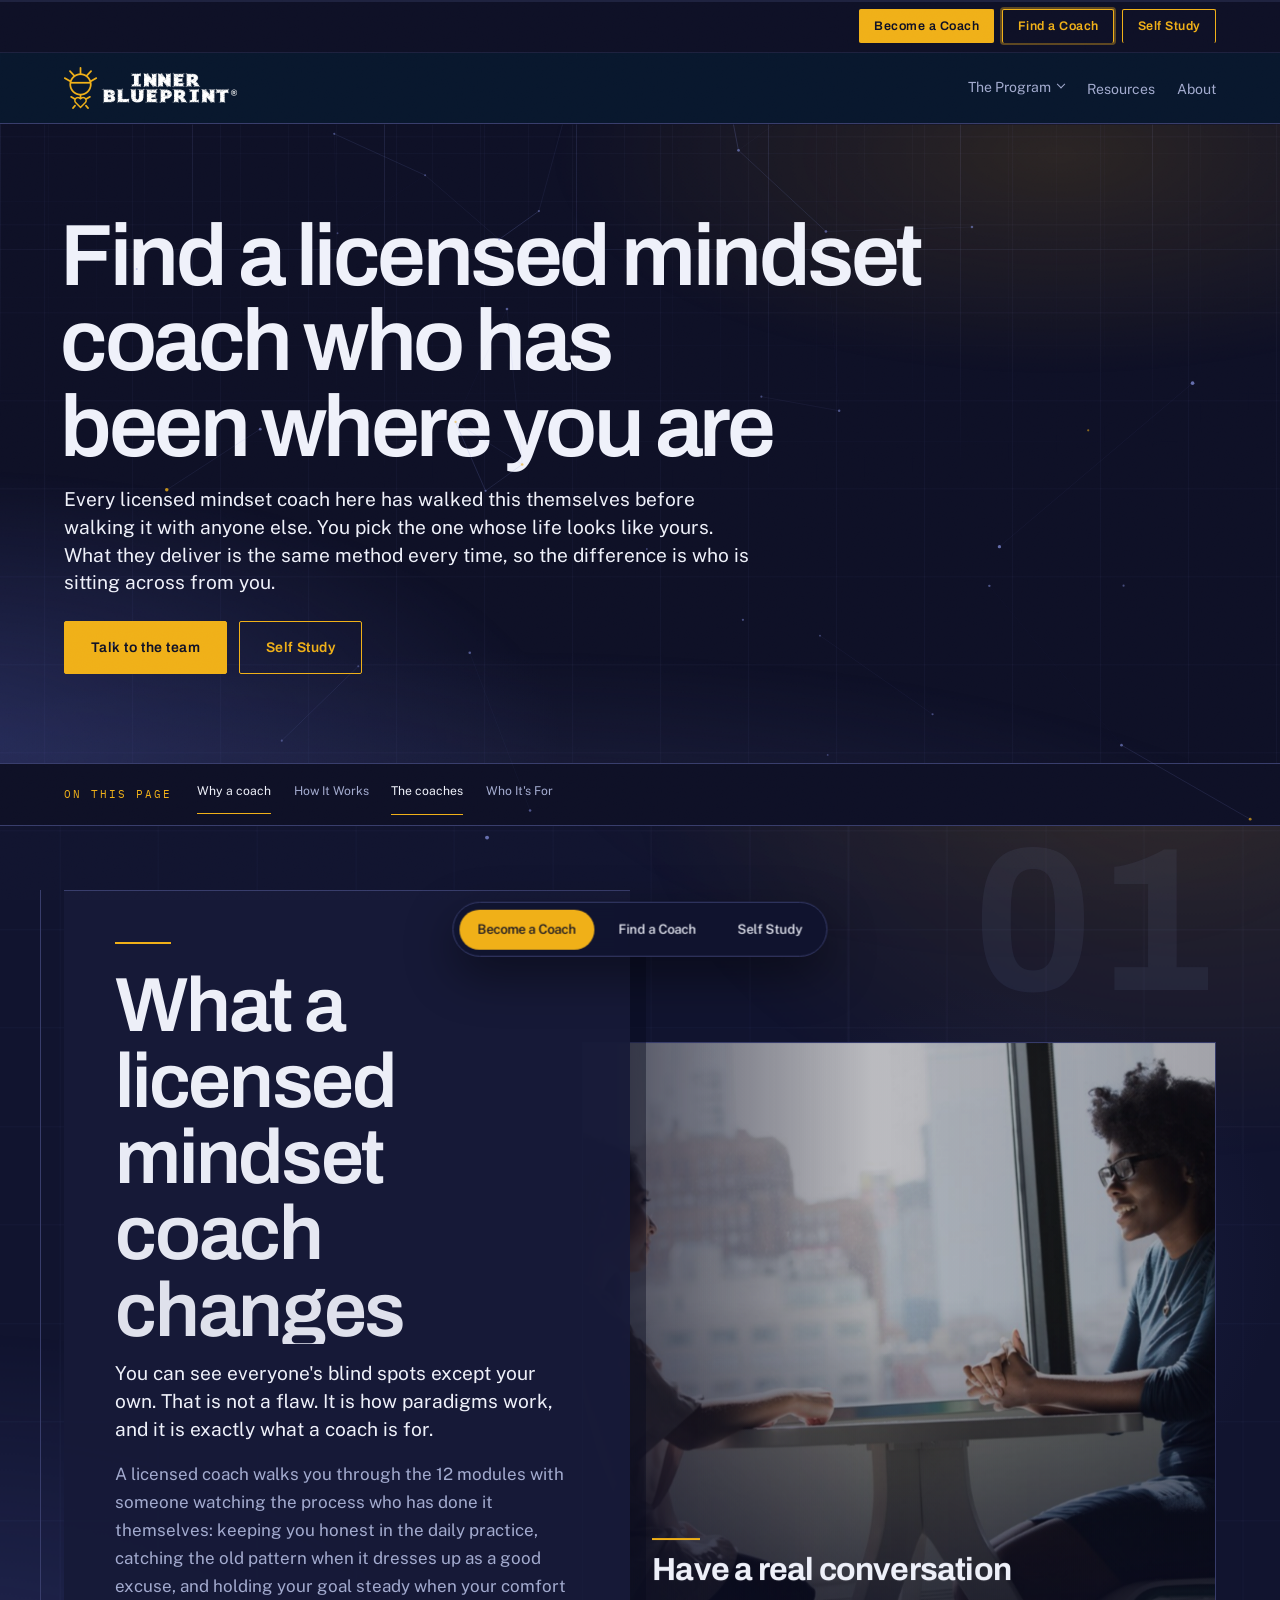
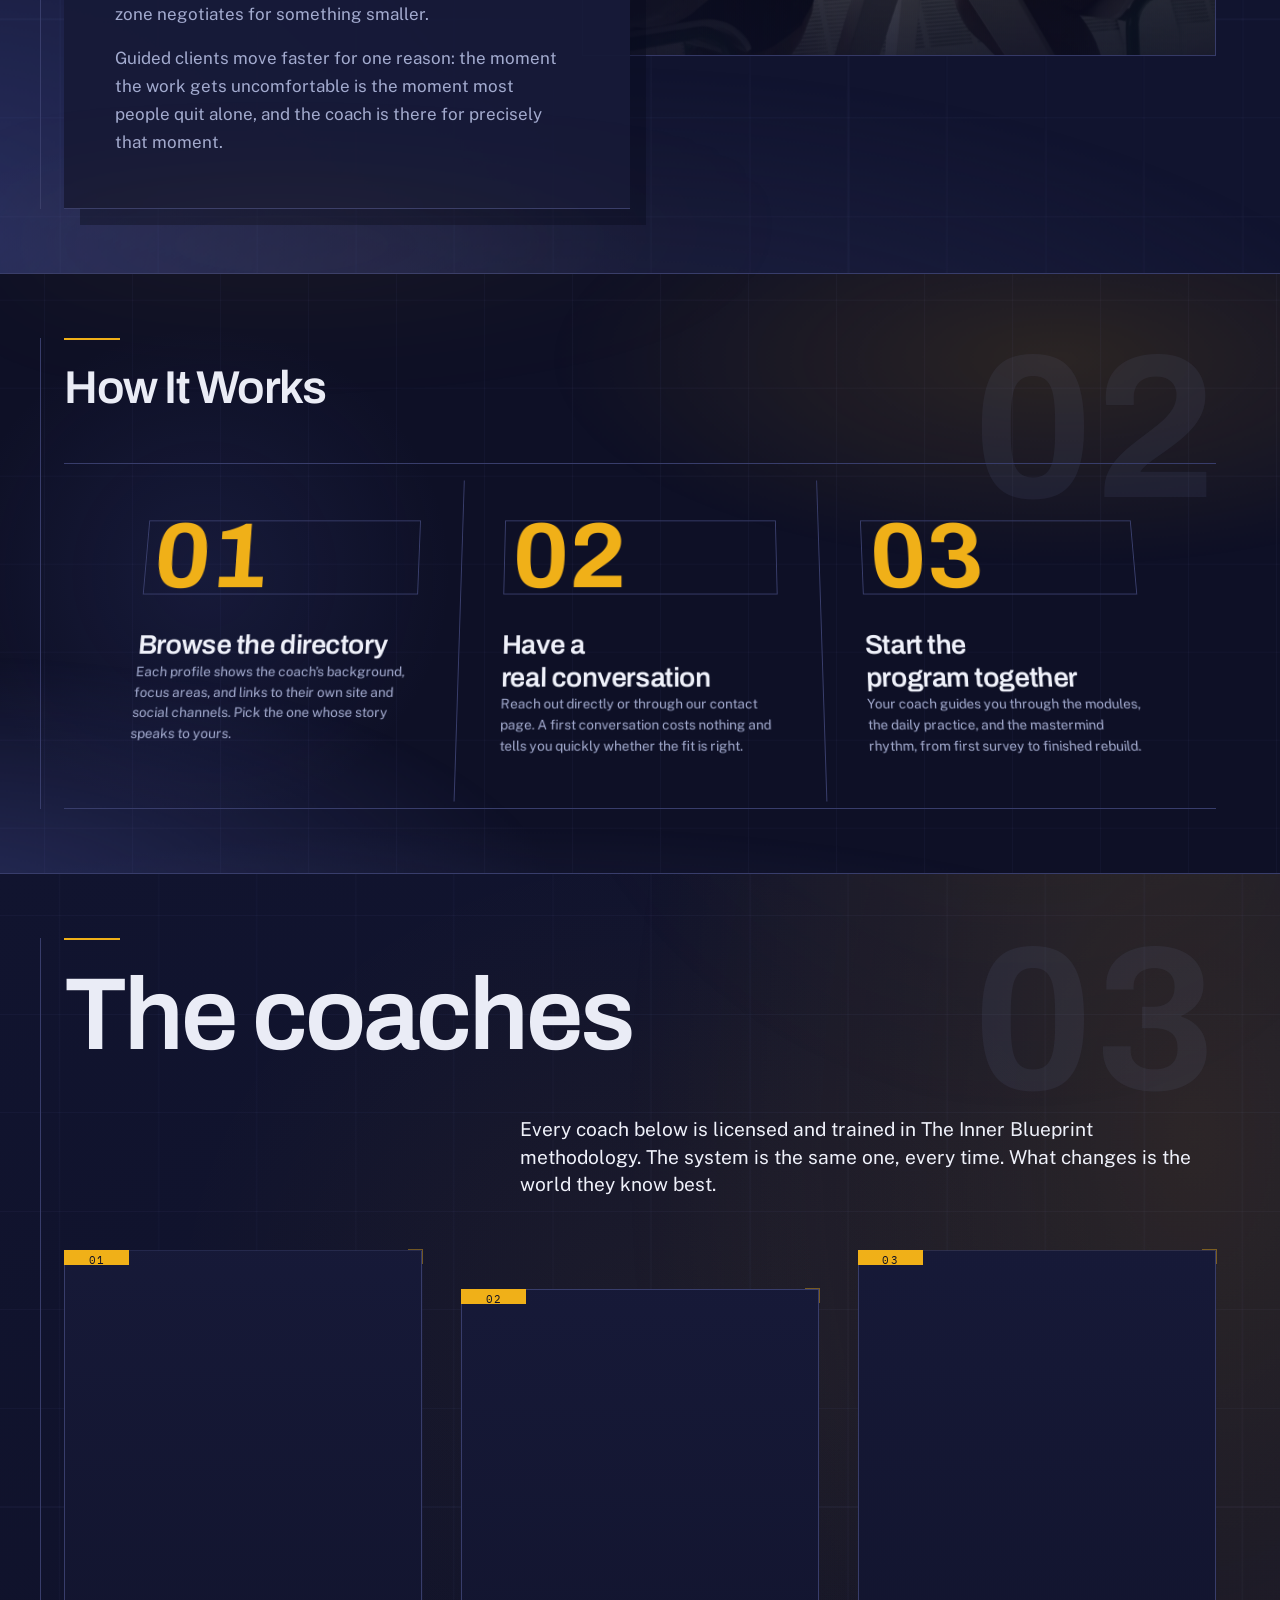
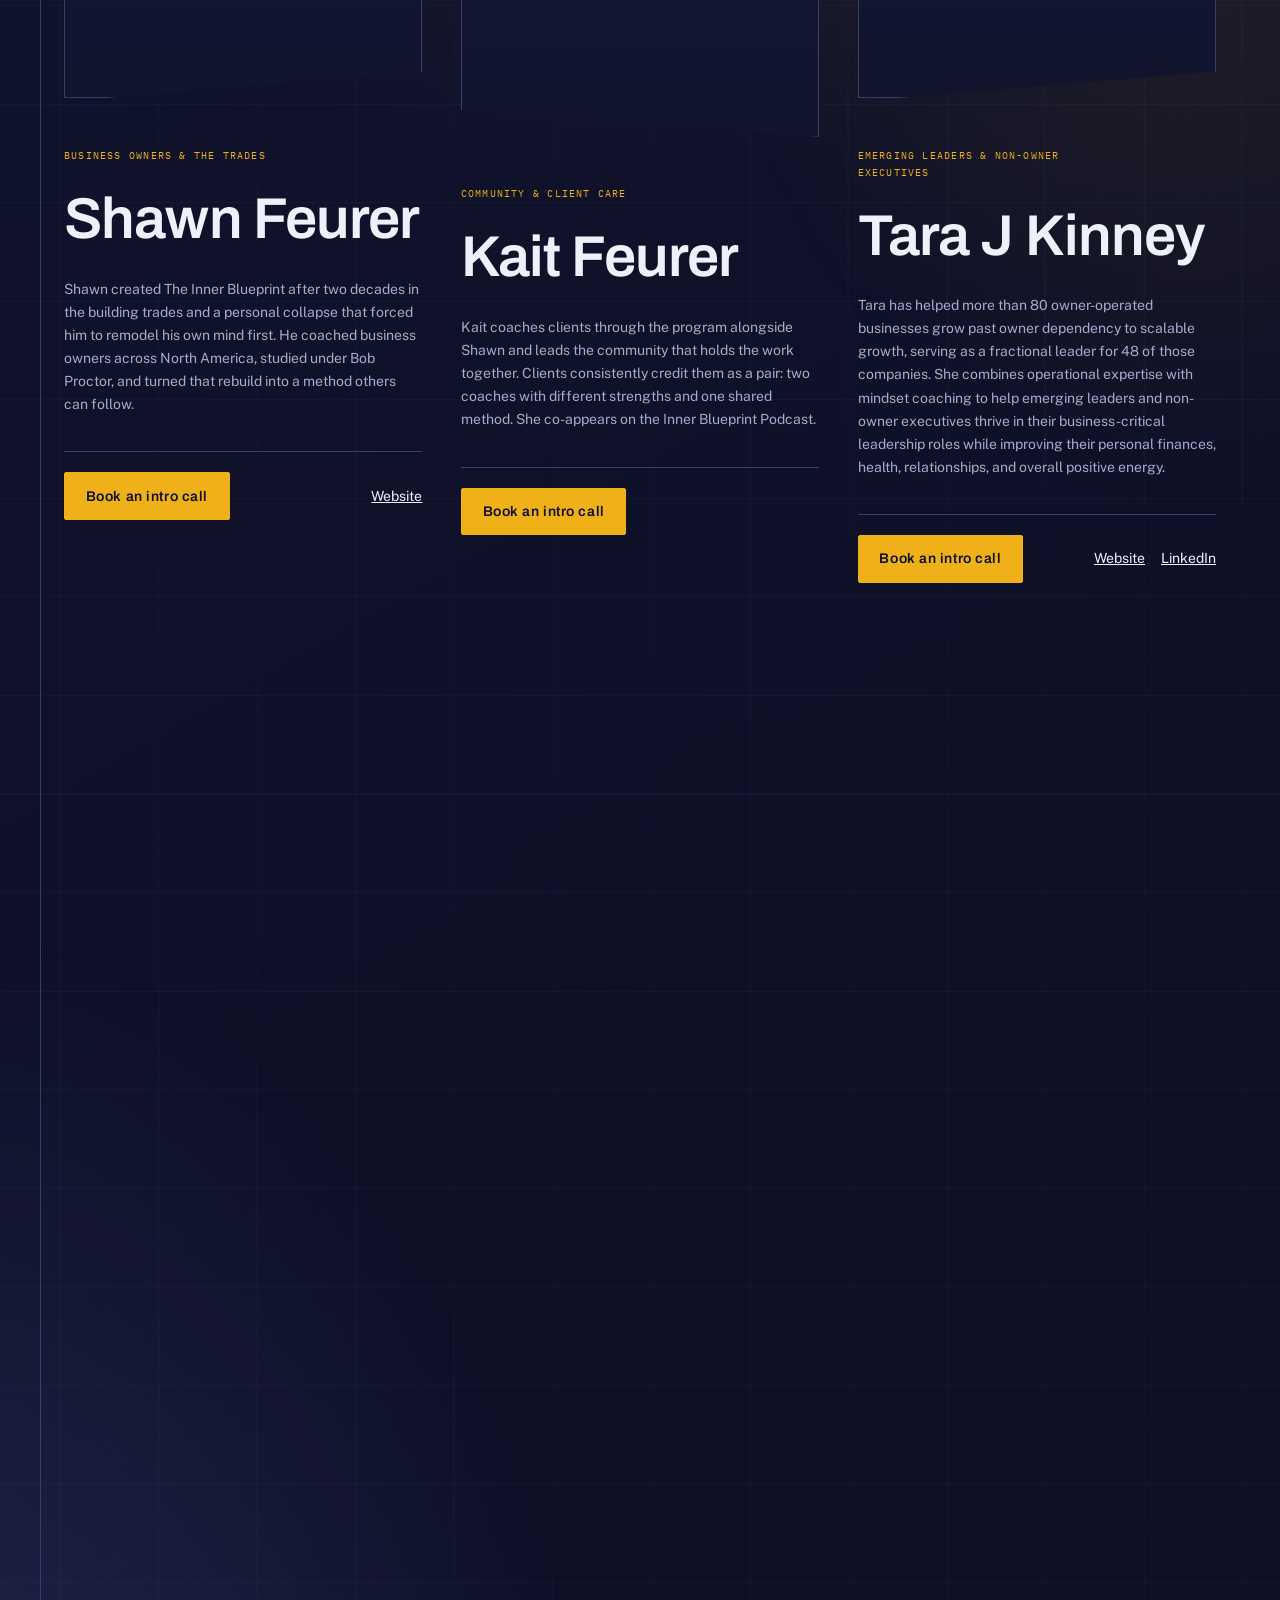
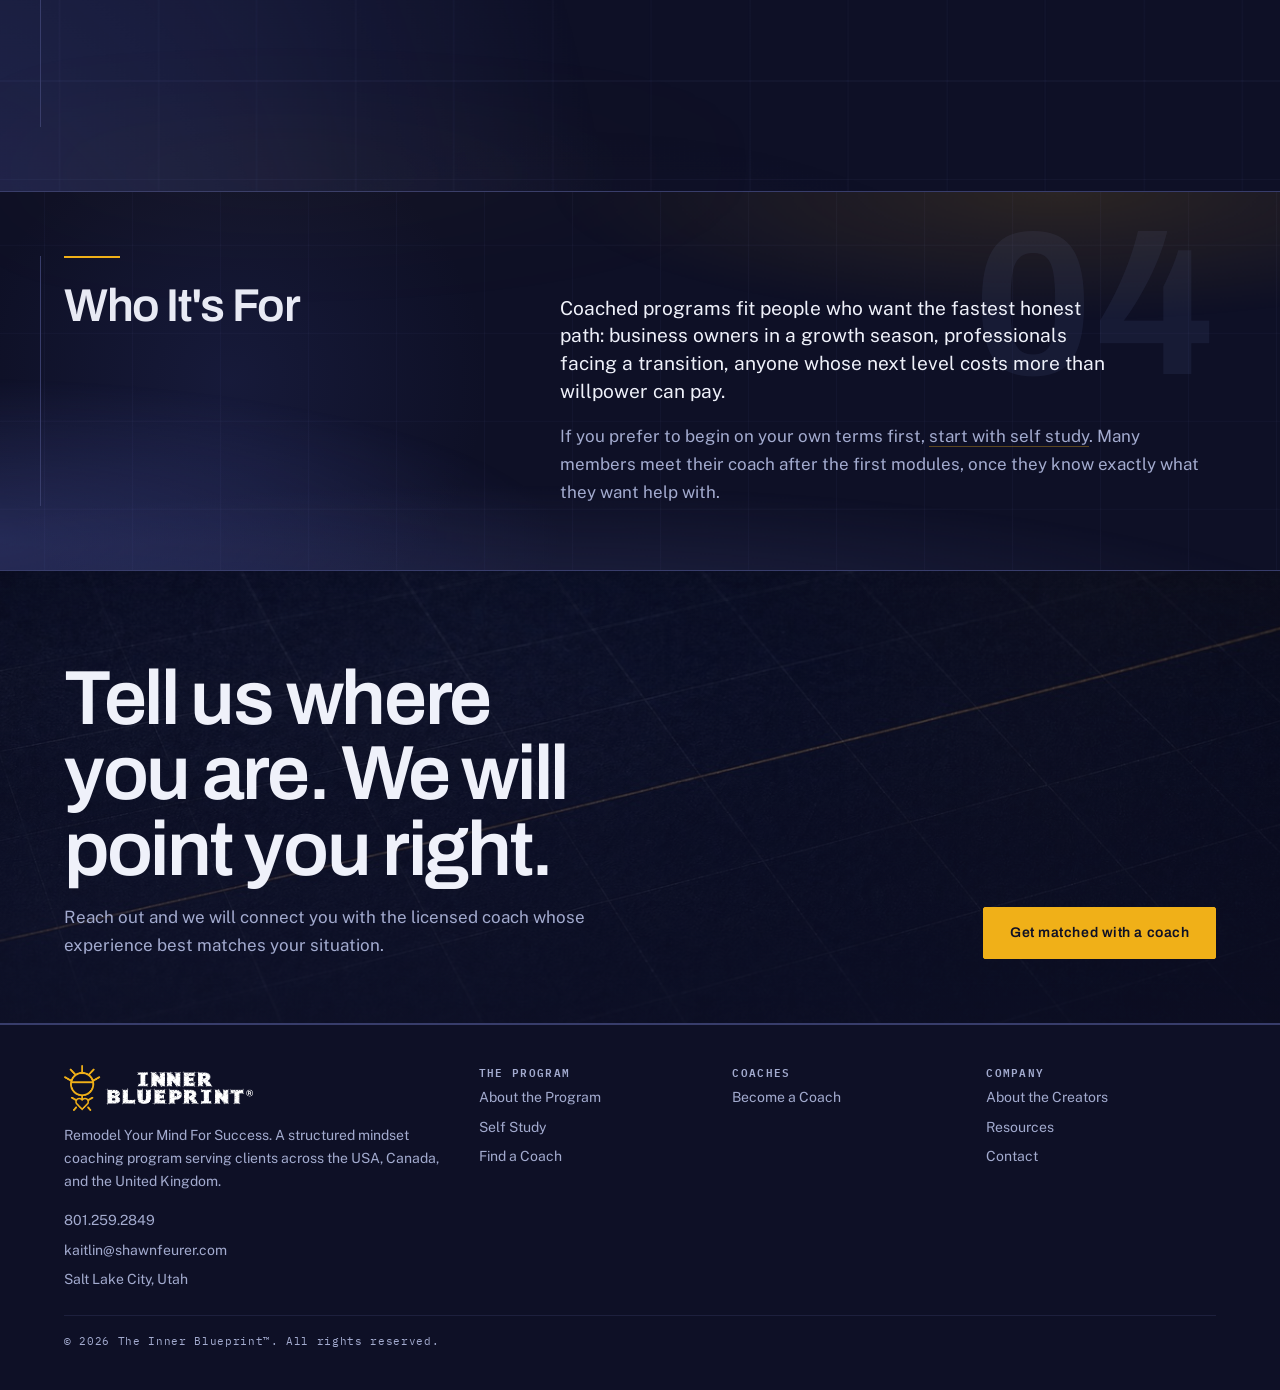
<file: find-a-coach.html>
<!DOCTYPE html>
<html lang="en">
<head>
  <meta charset="UTF-8">
  <meta name="theme-color" content="#0E1026">
  <meta name="robots" content="noindex,nofollow">
  <meta name="viewport" content="width=device-width, initial-scale=1.0">
  <title>Find a Coach | Licensed Mindset Coach Directory, The Inner Blueprint</title>
  <meta name="description" content="Find a licensed mindset coach who has been where you are trained in The Inner Blueprint methodology. Every coach in the directory delivers the same proven system with their own experience behind it.">
  <link rel="canonical" href="https://innerblueprint.com/find-a-coach">
  <meta property="og:title" content="Find a Coach | The Inner Blueprint">
  <meta property="og:description" content="Work with a licensed mindset coach trained and certified in The Inner Blueprint methodology.">
  <meta property="og:type" content="website">
  <meta property="og:url" content="https://innerblueprint.com/find-a-coach">
  <meta property="og:image" content="https://innerblueprint.com/assets/img/og-image.png">
  <meta property="og:image:width" content="1200">
  <meta property="og:image:height" content="630">
  <meta name="twitter:card" content="summary_large_image">
  <link rel="preconnect" href="https://fonts.googleapis.com">
  <link rel="preconnect" href="https://fonts.gstatic.com" crossorigin>
  <link href="https://fonts.googleapis.com/css2?family=Archivo:wght@500;600;650;700&family=Public+Sans:wght@400;500;600&family=IBM+Plex+Mono:wght@400;500&display=swap" rel="stylesheet">
  <link rel="stylesheet" href="css/style.css?v=2db25a99">
  <link rel="icon" type="image/png" sizes="16x16" href="assets/img/favicon-16.png">
  <link rel="icon" type="image/png" sizes="32x32" href="assets/img/favicon-32.png">
  <link rel="icon" type="image/png" sizes="48x48" href="assets/img/favicon-48.png">
  <link rel="apple-touch-icon" sizes="180x180" href="assets/img/apple-touch-icon.png">
</head>
<body>
  <a class="skip-link" href="#main">Skip to content</a>

    <!-- LOS TRES CAMINOS, SIEMPRE ARRIBA (feedback del cliente, 22 sep): los dos
         enlaces azules de antes pasan a tres botones, siempre en este orden,
         y Become a Coach con mas peso. Contact se va del menu principal: vive
         en el pie, que es donde el cliente lo quiere. -->
    <div class="doorbar doorbar--cta">
      <ul class="wrap">
        <li><a class="btn btn-solid" href="become-a-coach.html">Become a Coach</a></li>
        <li><a class="btn btn-line is-here" href="find-a-coach.html" aria-current="page">Find a Coach</a></li>
        <li><a class="btn btn-line" href="self-study.html">Self Study</a></li>
      </ul>
    </div>
  <header class="site-header">
    <div class="wrap nav-bar">
      <a class="brand" href="index.html" aria-label="The Inner Blueprint, home">
          <img class="brand-lockup" src="assets/img/lockup-ondark.png" width="691" height="168"
               alt="The Inner Blueprint">
        </a>
      <button class="nav-toggle" aria-expanded="false" aria-controls="nav-menu">MENU</button>
                                                <ul class="nav-links" id="nav-menu">
        <li class="nav-home"><a href="index.html">Home</a></li>
        <li class="has-menu">
          <button type="button" class="nav-trigger" aria-expanded="false" aria-controls="menu-program">The Program<span class="nav-caret" aria-hidden="true"></span></button>
          <div class="mega" id="menu-program" hidden>
            <ul class="mega-list">
              <li><a href="about-the-program.html">
                <span class="mm-title">About the Program</span>
                <span class="mm-desc">The methodology in full: what the inner blueprint is, why mindset drives results, and how the 12 modules are structured.</span>
              </a></li>
              <li><a href="self-study.html">
                <span class="mm-title">Self Study</span>
                <span class="mm-desc">The entry point. The whole curriculum at your own pace, plus community and always on support.</span>
              </a></li>
            </ul>
          </div>
        </li>
        <li><a href="resources.html">Resources</a></li>
        <li><a href="about-the-creators.html">About</a></li>
      </ul>
      <!-- /nav -->
    </div>
  </header>

  <main id="main">

    <section class="page-hero">
      <!-- La misma celosia 3D de la portada. El lienzo va aqui y el script la
           enciende solo si lo encuentra: una pagina sin este canvas no carga ni
           un byte de mas. -->
      <div class="hero-depth hero-depth--page" aria-hidden="true">
        <canvas class="hero-lattice"></canvas>
      </div>
      <div class="wrap">
        <h1>Find a licensed mindset coach who has been where you are</h1>
        <p class="lede">Every licensed mindset coach here has walked this themselves before walking it with anyone else. You pick the one whose life looks like yours. What they deliver is the same method every time, so the difference is who is sitting across from you.</p>
            <div class="hero-actions">
              <a class="btn btn-solid" href="contact.html">Talk to the team</a>
              <a class="btn btn-line" href="self-study.html">Self Study</a>
            </div>
      </div>
    </section>

    <nav class="page-index" aria-label="Sections on this page">
      <div class="wrap">
        <span class="page-index__lead">On this page</span>
        <ul>
          <li><a href="#why-a-coach">Why a coach</a></li>
          <li><a href="#process">How It Works</a></li>
          <li><a href="#roster">The coaches</a></li>
          <li><a href="#fit">Who It's For</a></li>
        </ul>
      </div>
    </nav>

    <section class="section coach-intro-stage" id="why-a-coach" data-chapter="01">
      <div class="wrap coach-intro-layout">
        <div class="coach-intro-copy stack-2">
          <h2>What a licensed mindset coach changes</h2>
          <p class="lede">You can see everyone's blind spots except your own. That is not a flaw. It is how paradigms work, and it is exactly what a coach is for.</p>
          <p>A licensed coach walks you through the 12 modules with someone watching the process who has done it themselves: keeping you honest in the daily practice, catching the old pattern when it dresses up as a good excuse, and holding your goal steady when your comfort zone negotiates for something smaller.</p>
          <p>Guided clients move faster for one reason: the moment the work gets uncomfortable is the moment most people quit alone, and the coach is there for precisely that moment.</p>
        </div>
        <figure class="coach-intro-media media human-scene human-scene--conversation">
          <img src="assets/img/photos/human_03_coaching_conversation.jpg"
               srcset="assets/img/photos/human_03_coaching_conversation-half.jpg 1280w, assets/img/photos/human_03_coaching_conversation.jpg 2560w"
               sizes="(min-width: 52rem) 48vw, 100vw"
               width="2560" height="1707" loading="lazy" decoding="async"
               alt="Two women having a focused one-to-one conversation beside a window">
          <figcaption>Have a real conversation</figcaption>
        </figure>
      </div>
    </section>

<section class="section coach-process" id="process" data-chapter="02">
      <div class="wrap">
          <h2>How It Works</h2>
        <ol class="step-list mt-3 coach-process__steps">
          <li class="reg"><span class="reg-b" aria-hidden="true"></span>
            <span class="step-num">01</span>
            <div>
              <h3>Browse the directory</h3>
              <p>Each profile shows the coach's background, focus areas, and links to their own site and social channels. Pick the one whose story speaks to yours.</p>
            </div>
          </li>
          <li class="reg"><span class="reg-b" aria-hidden="true"></span>
            <span class="step-num">02</span>
            <div>
              <h3>Have a real conversation</h3>
              <p>Reach out directly or through our contact page. A first conversation costs nothing and tells you quickly whether the fit is right.</p>
            </div>
          </li>
          <li class="reg"><span class="reg-b" aria-hidden="true"></span>
            <span class="step-num">03</span>
            <div>
              <h3>Start the program together</h3>
              <p>Your coach guides you through the modules, the daily practice, and the mastermind rhythm, from first survey to finished rebuild.</p>
            </div>
          </li>
        </ol>
      </div>
    </section>

<section class="section coach-atlas" id="roster" data-chapter="03">
      <div class="wrap">
          <h2>The coaches</h2>
        <p class="lede mt-3">Every coach below is licensed and trained in The Inner Blueprint methodology. The system is the same one, every time. What changes is the world they know best.</p>
        <div class="coach-grid mt-3">

          <article class="coach-card reg"><span class="reg-b" aria-hidden="true"></span>
            <figure class="coach-photo">
              <img src="assets/img/people/shawn_feurer.jpg"
                   srcset="assets/img/people/shawn_feurer-half.jpg 600w, assets/img/people/shawn_feurer.jpg 1200w"
                   sizes="(min-width: 64rem) 21rem, (min-width: 40rem) 45vw, 90vw"
                   width="1200" height="1500" loading="lazy" decoding="async"
                   alt="Shawn Feurer, licensed Inner Blueprint mindset coach">
            </figure>
            <span class="niche">Business Owners &amp; The Trades</span>
            <h3>Shawn Feurer</h3>
            <p>Shawn created The Inner Blueprint after two decades in the building trades and a personal collapse that forced him to remodel his own mind first. He coached business owners across North America, studied under Bob Proctor, and turned that rebuild into a method others can follow.</p>
            <div class="coach-cta">
              <a class="btn btn-solid" href="mailto:kaitlin@shawnfeurer.com?subject=Inner%20Blueprint%20intro%20call">Book an intro call</a>
              <div class="coach-links">
                <a href="https://www.shawnfeurer.com" target="_blank" rel="noopener noreferrer">Website</a>
              </div>
            </div>
          </article>

          <article class="coach-card reg"><span class="reg-b" aria-hidden="true"></span>
            <figure class="coach-photo">
              <img src="assets/img/people/kait_feurer.jpg"
                   srcset="assets/img/people/kait_feurer-half.jpg 600w, assets/img/people/kait_feurer.jpg 1200w"
                   sizes="(min-width: 64rem) 21rem, (min-width: 40rem) 45vw, 90vw"
                   width="1200" height="1500" loading="lazy" decoding="async"
                   alt="Kait Feurer, licensed Inner Blueprint mindset coach">
            </figure>
            <span class="niche">Community &amp; Client Care</span>
            <h3>Kait Feurer</h3>
            <p>Kait coaches clients through the program alongside Shawn and leads the community that holds the work together. Clients consistently credit them as a pair: two coaches with different strengths and one shared method. She co-appears on the Inner Blueprint Podcast.</p>
            <div class="coach-cta">
              <a class="btn btn-solid" href="mailto:kaitlin@shawnfeurer.com?subject=Inner%20Blueprint%20intro%20call">Book an intro call</a>
              <div class="coach-links">

              </div>
            </div>
          </article>

          <article class="coach-card reg"><span class="reg-b" aria-hidden="true"></span>
            <figure class="coach-photo">
              <img src="assets/img/coaches/tara-j-kinney.jpg"
                   srcset="assets/img/coaches/tara-j-kinney-half.jpg 600w, assets/img/coaches/tara-j-kinney.jpg 1200w"
                   sizes="(min-width: 64rem) 21rem, (min-width: 40rem) 45vw, 90vw"
                   width="1200" height="1500" loading="lazy" decoding="async"
                   alt="Tara J Kinney, licensed Inner Blueprint mindset coach">
            </figure>
            <span class="niche">Emerging Leaders &amp; Non-Owner Executives</span>
            <h3>Tara J Kinney</h3>
            <p>Tara has helped more than 80 owner-operated businesses grow past owner dependency to scalable growth, serving as a fractional leader for 48 of those companies. She combines operational expertise with mindset coaching to help emerging leaders and non-owner executives thrive in their business-critical leadership roles while improving their personal finances, health, relationships, and overall positive energy.</p>
            <div class="coach-cta">
              <a class="btn btn-solid" href="mailto:Tara@ShawnFeurer.com?subject=Inner%20Blueprint%20intro%20call">Book an intro call</a>
              <div class="coach-links">
                <a href="https://www.tarakinney.com" target="_blank" rel="noopener noreferrer">Website</a>
                <a href="https://www.linkedin.com/in/tarajkinney/" target="_blank" rel="noopener noreferrer">LinkedIn</a>
              </div>
            </div>
          </article>

          <article class="coach-card reg"><span class="reg-b" aria-hidden="true"></span>
            <figure class="coach-photo">
              <img src="assets/img/coaches/justin-paul-david.jpg"
                   srcset="assets/img/coaches/justin-paul-david-half.jpg 600w, assets/img/coaches/justin-paul-david.jpg 1200w"
                   sizes="(min-width: 64rem) 21rem, (min-width: 40rem) 45vw, 90vw"
                   width="1200" height="1500" loading="lazy" decoding="async"
                   alt="Justin Paul David, licensed Inner Blueprint mindset coach, seated in his office">
            </figure>
            <span class="niche">Recovery, Mindset &amp; Transformation</span>
            <h3>Justin Paul David</h3>
            <p>Justin Paul David helps individuals in recovery create lives of purpose, confidence, and fulfillment through mindset, identity, and inspired action. As an Inner Blueprint Coach, he empowers clients to build lasting personal transformation by creating a vision for what is possible and taking purposeful action toward it.</p>
            <div class="coach-cta">
              <a class="btn btn-solid" href="mailto:Justin@JustinPaulDavid.com?subject=Inner%20Blueprint%20intro%20call">Book an intro call</a>
              <div class="coach-links">
                <a href="https://justinpauldavid.com" target="_blank" rel="noopener noreferrer">Website</a>
                <a href="https://www.linkedin.com/in/justin-paul-david-448490125" target="_blank" rel="noopener noreferrer">LinkedIn</a>
              </div>
            </div>
          </article>

          <article class="coach-card reg"><span class="reg-b" aria-hidden="true"></span>
            <figure class="coach-photo">
              <img src="assets/img/coaches/michael-hartley.jpg"
                   srcset="assets/img/coaches/michael-hartley-half.jpg 600w, assets/img/coaches/michael-hartley.jpg 1200w"
                   sizes="(min-width: 64rem) 21rem, (min-width: 40rem) 45vw, 90vw"
                   width="1200" height="1500" loading="lazy" decoding="async"
                   alt="Michael Hartley, LCSW, licensed Inner Blueprint mindset coach">
            </figure>
            <span class="niche">Trauma-Informed Professionals</span>
            <h3>Michael Hartley, LCSW</h3>
            <p>Michael Hartley, LCSW, is a veteran therapist and mindset mentor with more than 30 years of clinical experience. He helps therapists and other helping professionals deepen their trauma-informed practice, strengthen clinical confidence, navigate complex cases, and cultivate the mindset, resilience, and leadership needed to create lasting impact for those they serve.</p>
            <div class="coach-cta">
              <a class="btn btn-solid" href="mailto:mike@hartleymindset.com?subject=Inner%20Blueprint%20intro%20call">Book an intro call</a>
              <div class="coach-links">
                <a href="https://www.hartleymindset.com" target="_blank" rel="noopener noreferrer">Website</a>
              </div>
            </div>
          </article>

        </div>
      </div>
    </section>

    <!--
      REPEATABLE TEMPLATE: to add a coach, copy one .coach-card block above and
      fill the fields. No design work needed.

      For the portrait, run:
          python3 scripts/build_people.py PHOTO.jpg name-slug coaches
      It centres the face and matches the head size to every other portrait on
      the site, so a new coach never breaks the row. Then re-run
          python3 scripts/build_nav.py
      so the section index at the top of the page stays in sync.

      Names and spellings come confirmed in writing from David. Rule from the
      brief: do NOT pull names from meeting notes.
    -->

    <section class="section coach-fit" id="fit" data-chapter="04">
      <div class="wrap split">
        <div>
          <h2>Who It's For</h2>
        </div>
        <div class="stack-2">
          <p class="lede">Coached programs fit people who want the fastest honest path: business owners in a growth season, professionals facing a transition, anyone whose next level costs more than willpower can pay.</p>
          <p>If you prefer to begin on your own terms first, <a href="self-study.html">start with self study</a>. Many members meet their coach after the first modules, once they know exactly what they want help with.</p>
        </div>
      </div>
    </section>

    <section class="cta-band has-photo section">
      <div class="photo-bg" aria-hidden="true">
        <img src="assets/img/photos/web_03_grid_texture.jpg"
               srcset="assets/img/photos/web_03_grid_texture-half.jpg 1440w, assets/img/photos/web_03_grid_texture.jpg 2880w"
               sizes="100vw"
               width="2880" height="1234" loading="lazy" decoding="async"
               alt="">
      </div>
      <div class="wrap">
<h2>Tell us where you are. We will point you right.</h2>
        <p class="muted">Reach out and we will connect you with the licensed coach whose experience best matches your situation.</p>
        <a class="btn btn-solid" href="contact.html?interest=match#ct-interest">Get matched with a coach</a>
      </div>
    </section>

  </main>

  <footer class="site-footer">
    <div class="wrap footer-grid">
      <div>
        <a class="brand" href="index.html" style="margin-bottom:0.8rem;" aria-label="The Inner Blueprint, home">
          <img class="brand-lockup" src="assets/img/lockup-ondark.png" width="691" height="168"
               alt="The Inner Blueprint">
        </a>
        <p>Remodel Your Mind For Success. A structured mindset coaching program serving clients across the USA, Canada, and the United Kingdom.</p>
        <ul class="footer-contact">
          <li><a href="tel:+18012592849">801.259.2849</a></li>
          <li><a href="mailto:kaitlin@shawnfeurer.com">kaitlin@shawnfeurer.com</a></li>
          <li>Salt Lake City, Utah</li>
        </ul>
      </div>
      
      
      
      
      
      
      
      <div>
        <h3>The Program</h3>
        <ul>
          <li><a href="about-the-program.html">About the Program</a></li>
          <li><a href="self-study.html">Self Study</a></li>
          <li><a href="find-a-coach.html">Find a Coach</a></li>
        </ul>
      </div>
      <div>
        <h3>Coaches</h3>
        <ul>
          <li><a href="become-a-coach.html">Become a Coach</a></li>
        </ul>
      </div>
      <div>
        <h3>Company</h3>
        <ul>
          <li><a href="about-the-creators.html">About the Creators</a></li>
          <li><a href="resources.html">Resources</a></li>
          <li><a href="contact.html">Contact</a></li>
        </ul>
      </div>
    </div>
    <div class="wrap footer-legal">
      &copy; 2026 The Inner Blueprint&trade;. All rights reserved.
    </div>
  </footer>

  <script src="js/vendor/gsap.min.js" defer></script>
  <script src="js/vendor/ScrollTrigger.min.js" defer></script>
  <script src="js/vendor/SplitText.min.js" defer></script>
  <script src="js/motion.js?v=6194648a" defer></script>
  <script src="js/lattice.js?v=0e9429f4" defer></script>
  <script src="js/main.js?v=5b92565e" defer></script>
</body>
</html>
</file>
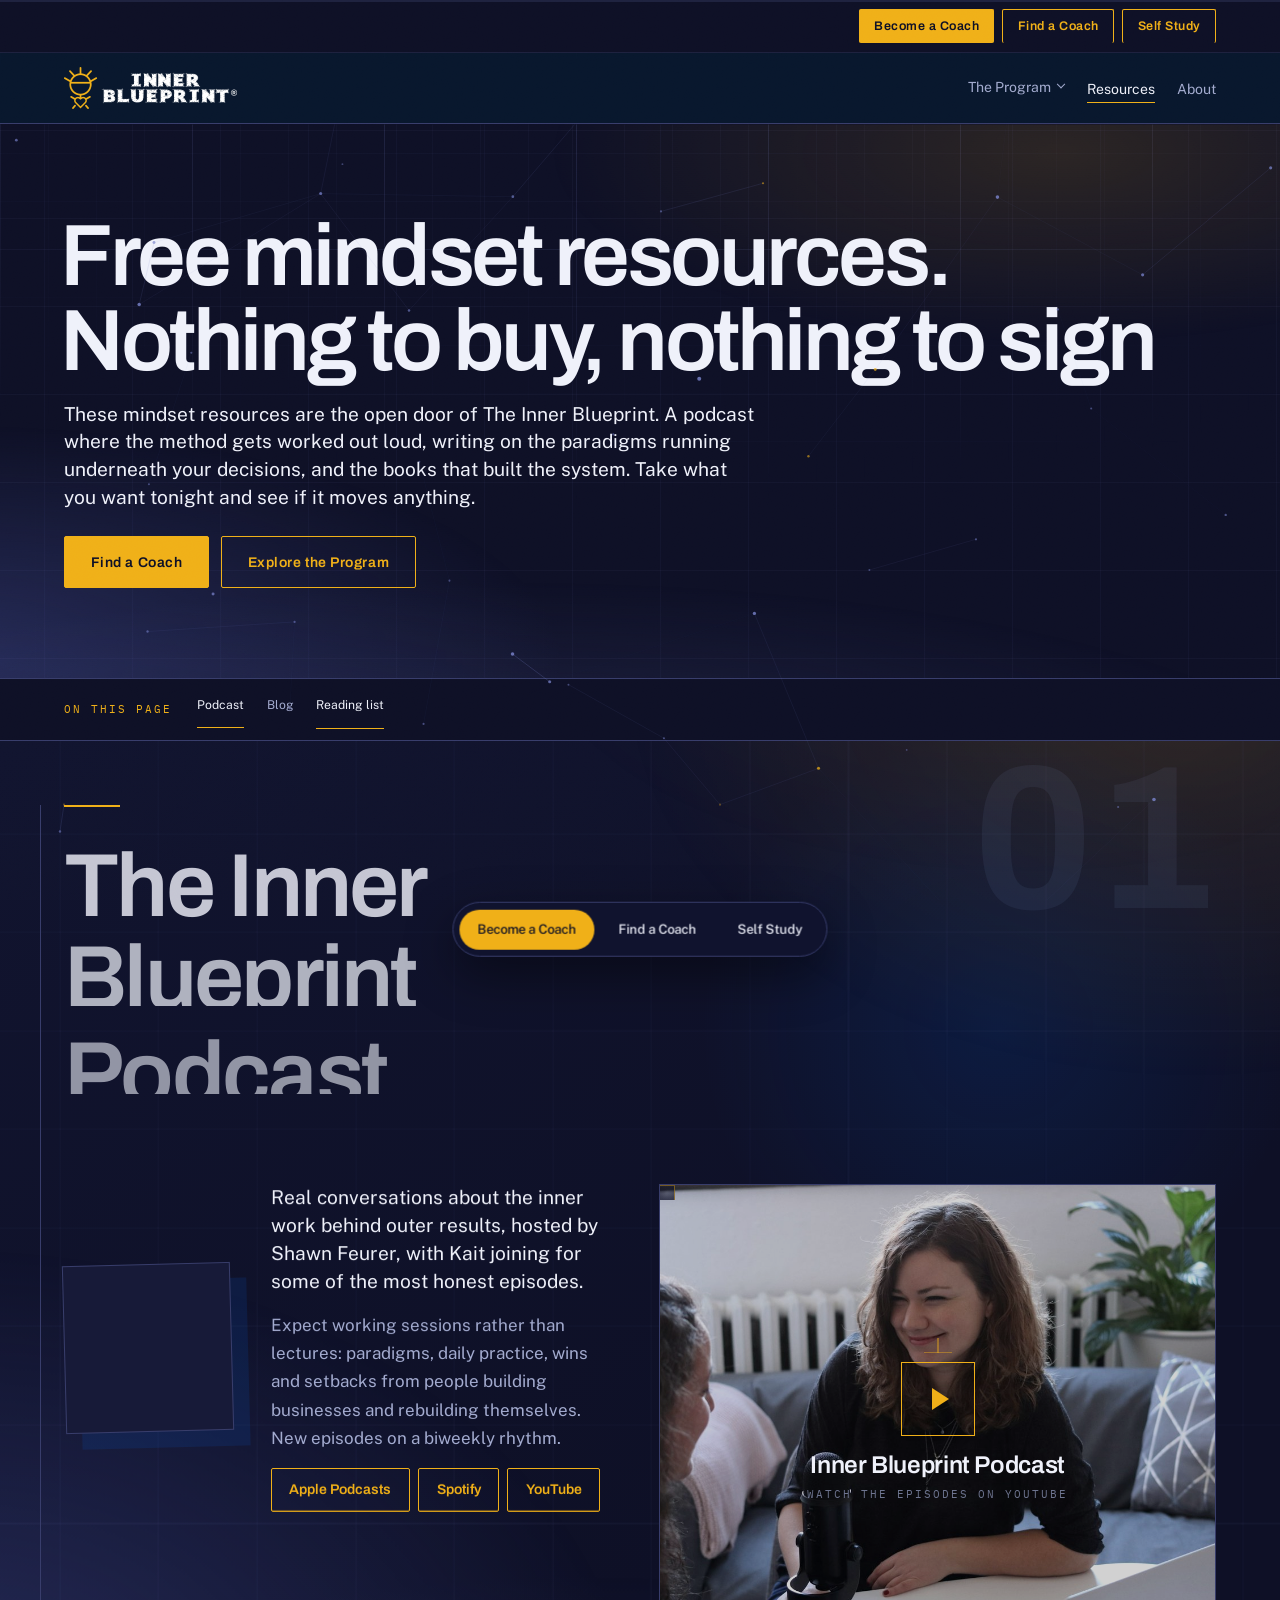
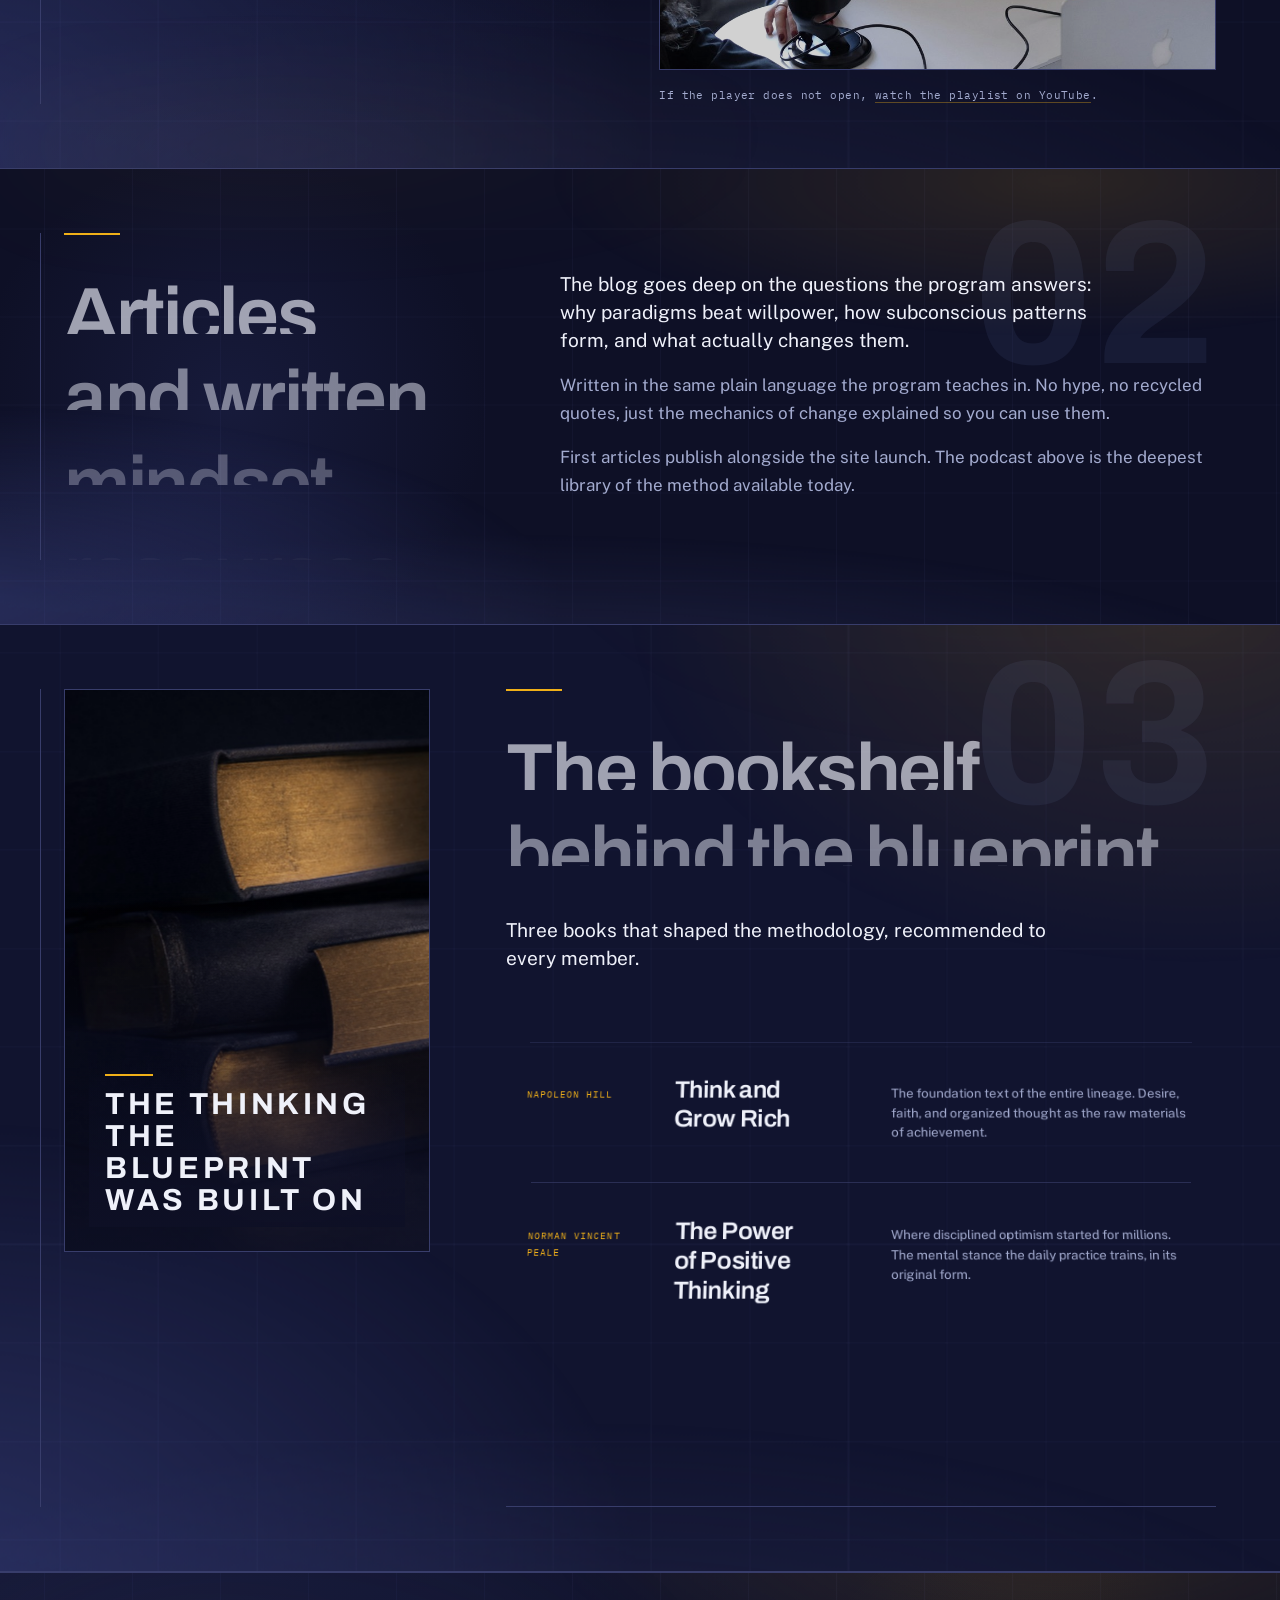
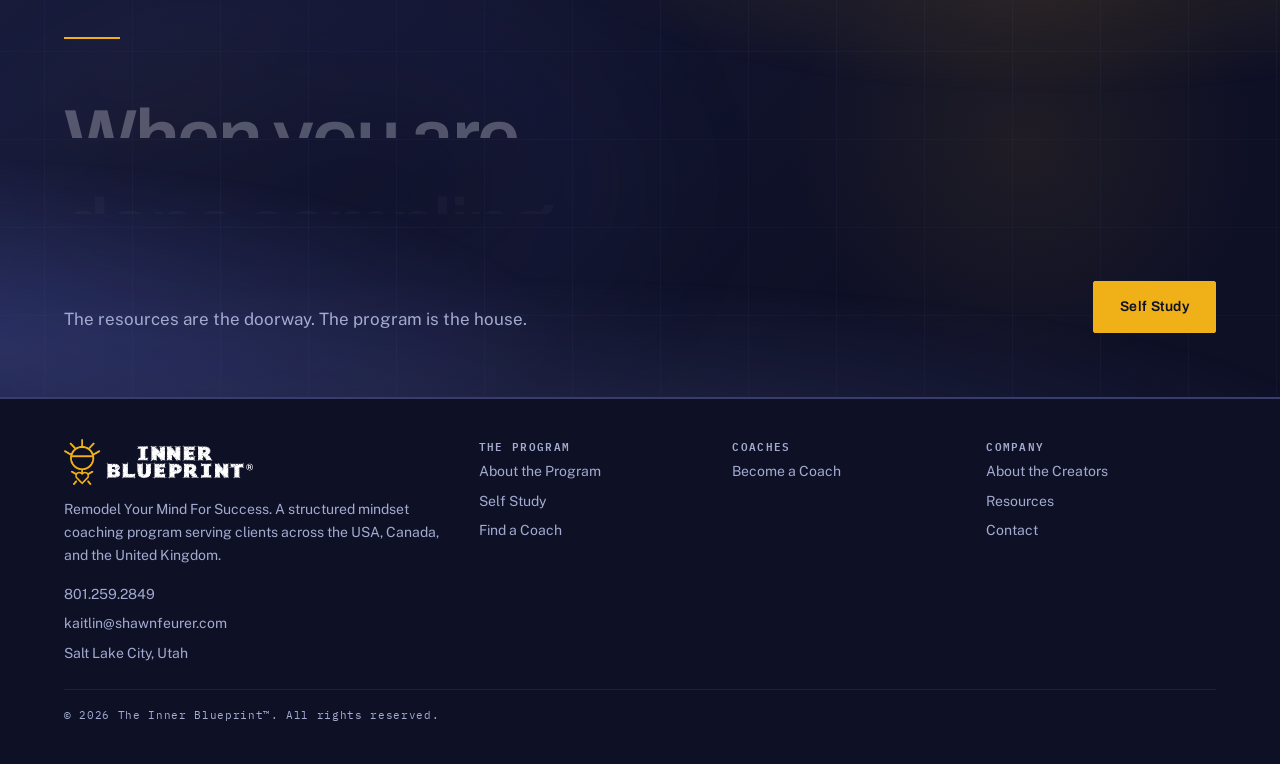
<file: resources.html>
<!DOCTYPE html>
<html lang="en">
<head>
  <meta charset="UTF-8">
  <meta name="theme-color" content="#0E1026">
  <meta name="robots" content="noindex,nofollow">
  <meta name="viewport" content="width=device-width, initial-scale=1.0">
  <title>Resources | Mindset Resources: Blog, Podcast and Reading, The Inner Blueprint</title>
  <meta name="description" content="Free mindset resources from The Inner Blueprint: the Inner Blueprint Podcast, articles on paradigms and subconscious change, and the books behind the methodology.">
  <link rel="canonical" href="https://innerblueprint.com/resources">
  <meta property="og:title" content="Resources | The Inner Blueprint">
  <meta property="og:description" content="The Inner Blueprint Podcast, mindset articles, and recommended reading, all in one hub.">
  <meta property="og:type" content="website">
  <meta property="og:url" content="https://innerblueprint.com/resources">
  <meta property="og:image" content="https://innerblueprint.com/assets/img/og-image.png">
  <meta property="og:image:width" content="1200">
  <meta property="og:image:height" content="630">
  <meta name="twitter:card" content="summary_large_image">
  <link rel="preconnect" href="https://fonts.googleapis.com">
  <link rel="preconnect" href="https://fonts.gstatic.com" crossorigin>
  <link href="https://fonts.googleapis.com/css2?family=Archivo:wght@500;600;650;700&family=Public+Sans:wght@400;500;600&family=IBM+Plex+Mono:wght@400;500&display=swap" rel="stylesheet">
  <link rel="stylesheet" href="css/style.css?v=2db25a99">
  <link rel="icon" type="image/png" sizes="16x16" href="assets/img/favicon-16.png">
  <link rel="icon" type="image/png" sizes="32x32" href="assets/img/favicon-32.png">
  <link rel="icon" type="image/png" sizes="48x48" href="assets/img/favicon-48.png">
  <link rel="apple-touch-icon" sizes="180x180" href="assets/img/apple-touch-icon.png">

  <script type="application/ld+json">{"@context": "https://schema.org", "@type": "PodcastSeries", "name": "Inner Blueprint Podcast", "url": "https://podcasts.apple.com/us/podcast/inner-blueprint-podcast-with-shawn-feurer/id1739672878", "sameAs": ["https://open.spotify.com/show/01CPESJ1p2n59InZ0k5Ryn", "https://www.youtube.com/playlist?list=PLYEamgRabq28FNjDANS-mKhcjZNFO-P86"], "publisher": {"@id": "https://innerblueprint.com/#org"}}</script>
</head>
<body>
  <a class="skip-link" href="#main">Skip to content</a>

    <!-- LOS TRES CAMINOS, SIEMPRE ARRIBA (feedback del cliente, 22 sep): los dos
         enlaces azules de antes pasan a tres botones, siempre en este orden,
         y Become a Coach con mas peso. Contact se va del menu principal: vive
         en el pie, que es donde el cliente lo quiere. -->
    <div class="doorbar doorbar--cta">
      <ul class="wrap">
        <li><a class="btn btn-solid" href="become-a-coach.html">Become a Coach</a></li>
        <li><a class="btn btn-line" href="find-a-coach.html">Find a Coach</a></li>
        <li><a class="btn btn-line" href="self-study.html">Self Study</a></li>
      </ul>
    </div>
  <header class="site-header">
    <div class="wrap nav-bar">
      <a class="brand" href="index.html" aria-label="The Inner Blueprint, home">
          <img class="brand-lockup" src="assets/img/lockup-ondark.png" width="691" height="168"
               alt="The Inner Blueprint">
        </a>
      <button class="nav-toggle" aria-expanded="false" aria-controls="nav-menu">MENU</button>
                                                <ul class="nav-links" id="nav-menu">
        <li class="nav-home"><a href="index.html">Home</a></li>
        <li class="has-menu">
          <button type="button" class="nav-trigger" aria-expanded="false" aria-controls="menu-program">The Program<span class="nav-caret" aria-hidden="true"></span></button>
          <div class="mega" id="menu-program" hidden>
            <ul class="mega-list">
              <li><a href="about-the-program.html">
                <span class="mm-title">About the Program</span>
                <span class="mm-desc">The methodology in full: what the inner blueprint is, why mindset drives results, and how the 12 modules are structured.</span>
              </a></li>
              <li><a href="self-study.html">
                <span class="mm-title">Self Study</span>
                <span class="mm-desc">The entry point. The whole curriculum at your own pace, plus community and always on support.</span>
              </a></li>
            </ul>
          </div>
        </li>
        <li><a href="resources.html" aria-current="page">Resources</a></li>
        <li><a href="about-the-creators.html">About</a></li>
      </ul>
      <!-- /nav -->
    </div>
  </header>

  <main id="main">

    <section class="page-hero">
      <!-- La misma celosia 3D de la portada. El lienzo va aqui y el script la
           enciende solo si lo encuentra: una pagina sin este canvas no carga ni
           un byte de mas. -->
      <div class="hero-depth hero-depth--page" aria-hidden="true">
        <canvas class="hero-lattice"></canvas>
      </div>
      <div class="wrap">
        <h1>Free mindset resources. Nothing to buy, nothing to sign</h1>
        <p class="lede">These mindset resources are the open door of The Inner Blueprint. A podcast where the method gets worked out loud, writing on the paradigms running underneath your decisions, and the books that built the system. Take what you want tonight and see if it moves anything.</p>
            <div class="hero-actions">
              <a class="btn btn-solid" href="find-a-coach.html">Find a Coach</a>
              <a class="btn btn-line" href="about-the-program.html">Explore the Program</a>
            </div>
      </div>
    </section>

    <nav class="page-index" aria-label="Sections on this page">
      <div class="wrap">
        <span class="page-index__lead">On this page</span>
        <ul>
          <li><a href="#podcast">Podcast</a></li>
          <li><a href="#blog">Blog</a></li>
          <li><a href="#reading">Reading list</a></li>
        </ul>
      </div>
    </nav>

    <section class="section broadcast-stage" id="podcast" data-chapter="01">
      <div class="wrap broadcast-layout">
          <h2>The Inner Blueprint Podcast</h2>
        <div class="podcast-row mt-3 broadcast-intro">
          <figure class="podcast-cover media reg">
            <span class="reg-b" aria-hidden="true"></span>
            <img src="assets/img/podcast-cover-1000.jpg" width="1000" height="1000"
                 loading="lazy" decoding="async"
                 alt="Inner Blueprint Podcast cover art: a golden microphone inside the sun and heart symbol on blueprint blue">
          </figure>
          <div class="stack-2">
            <p class="lede">Real conversations about the inner work behind outer results, hosted by Shawn Feurer, with Kait joining for some of the most honest episodes.</p>
            <p>Expect working sessions rather than lectures: paradigms, daily practice, wins and setbacks from people building businesses and rebuilding themselves. New episodes on a biweekly rhythm.</p>
            <div class="platform-links">
              <a href="https://podcasts.apple.com/us/podcast/inner-blueprint-podcast-with-shawn-feurer/id1739672878" target="_blank" rel="noopener noreferrer">Apple Podcasts</a>
              <a href="https://open.spotify.com/show/01CPESJ1p2n59InZ0k5Ryn" target="_blank" rel="noopener noreferrer">Spotify</a>
              <a href="https://www.youtube.com/playlist?list=PLYEamgRabq28FNjDANS-mKhcjZNFO-P86" target="_blank" rel="noopener noreferrer">YouTube</a>
            </div>
          </div>
        </div>
        <div class="video-embed mt-3 broadcast-player">
          <!-- Fachada de clic. El iframe de YouTube NO se carga hasta que el
               usuario lo pide: la pagina carga mas rapido, no se instalan
               cookies de terceros sin consentimiento, y desaparece el error 153
               del reproductor cuando la pagina se abre como archivo local. -->
          <button class="video-facade reg" type="button"
                  data-yt="https://www.youtube.com/embed/videoseries?list=PLYEamgRabq28FNjDANS-mKhcjZNFO-P86&amp;autoplay=1&amp;rel=0"
                  aria-label="Play Inner Blueprint Podcast episodes from YouTube">
            <img class="video-facade__scene"
                 src="assets/img/photos/human_06_podcast_conversation.jpg"
                 srcset="assets/img/photos/human_06_podcast_conversation-half.jpg 1280w, assets/img/photos/human_06_podcast_conversation.jpg 2560w"
                 sizes="(min-width: 76rem) 72rem, 100vw"
                 width="2560" height="1707" loading="lazy" decoding="async" alt="">
            <span class="reg-b" aria-hidden="true"></span>
            <span class="video-facade__play" aria-hidden="true"></span>
            <span class="video-facade__label">Inner Blueprint Podcast</span>
            <span class="video-facade__meta">Watch the episodes on YouTube</span>
          </button>
          <p class="form-note mt-1">If the player does not open, <a href="https://www.youtube.com/playlist?list=PLYEamgRabq28FNjDANS-mKhcjZNFO-P86" target="_blank" rel="noopener noreferrer">watch the playlist on YouTube</a>.</p>
        </div>
        <!--
          EPISODE NOTES SLOT: per brief, episodes get embeds plus written summaries
          or show notes (text is what gets indexed). Populate once David confirms
          which episodes to feature and who writes the notes.
        -->
      </div>
    </section>

<section class="section resource-notes" id="blog" data-chapter="02">
      <div class="wrap split">
        <div>
          <h2>Articles and written mindset resources</h2>
        </div>
        <div class="stack-2">
          <p class="lede">The blog goes deep on the questions the program answers: why paradigms beat willpower, how subconscious patterns form, and what actually changes them.</p>
          <p>Written in the same plain language the program teaches in. No hype, no recycled quotes, just the mechanics of change explained so you can use them.</p>
          <p class="muted">First articles publish alongside the site launch. The podcast above is the deepest library of the method available today.</p>
        </div>
        <!--
          ARTICLE GRID SLOT: repeatable card layout ready in the design system.
          Populate when article content is approved. Target keywords: mindset,
          paradigm shift, subconscious reprogramming.
        -->
      </div>
    </section>

    <section class="section reading-stage" id="reading" data-chapter="03">
      <div class="wrap reading-layout">
        <figure class="reading-stage__media media">
          <img src="assets/img/photos/web_13_reading_gold.jpg"
               srcset="assets/img/photos/web_13_reading_gold-half.jpg 832w, assets/img/photos/web_13_reading_gold.jpg 1664w"
               sizes="(min-width: 52rem) 34vw, 100vw"
               width="1664" height="2080" loading="lazy" decoding="async"
               alt="A stack of hardback books with gilded page edges catching warm light">
          <figcaption>The thinking the blueprint was built on</figcaption>
        </figure>
        <div class="reading-stage__content">
          <h2>The bookshelf behind the blueprint</h2>
          <p class="lede mt-3">Three books that shaped the methodology, recommended to every member.</p>
          <div class="book-list mt-3 reading-list">
            <article class="book-card reg"><span class="reg-b" aria-hidden="true"></span><span class="author">Napoleon Hill</span><h3>Think and Grow Rich</h3><p>The foundation text of the entire lineage. Desire, faith, and organized thought as the raw materials of achievement.</p></article>
            <article class="book-card reg"><span class="reg-b" aria-hidden="true"></span><span class="author">Norman Vincent Peale</span><h3>The Power of Positive Thinking</h3><p>Where disciplined optimism started for millions. The mental stance the daily practice trains, in its original form.</p></article>
            <article class="book-card reg"><span class="reg-b" aria-hidden="true"></span><span class="author">Bruce Lipton</span><h3>The Biology of Belief</h3><p>The science side: how beliefs influence biology, and why changing the subconscious program changes what your body and life do with it.</p></article>
          </div>
        </div>
      </div>
    </section>

    <section class="cta-band section">
      <div class="wrap">
<h2>When you are done sampling, start building</h2>
        <p class="muted">The resources are the doorway. The program is the house.</p>
        <a class="btn btn-solid" href="self-study.html">Self Study</a>
      </div>
    </section>

  </main>

  <footer class="site-footer">
    <div class="wrap footer-grid">
      <div>
        <a class="brand" href="index.html" style="margin-bottom:0.8rem;" aria-label="The Inner Blueprint, home">
          <img class="brand-lockup" src="assets/img/lockup-ondark.png" width="691" height="168"
               alt="The Inner Blueprint">
        </a>
        <p>Remodel Your Mind For Success. A structured mindset coaching program serving clients across the USA, Canada, and the United Kingdom.</p>
        <ul class="footer-contact">
          <li><a href="tel:+18012592849">801.259.2849</a></li>
          <li><a href="mailto:kaitlin@shawnfeurer.com">kaitlin@shawnfeurer.com</a></li>
          <li>Salt Lake City, Utah</li>
        </ul>
      </div>
      
      
      
      
      
      
      
      <div>
        <h3>The Program</h3>
        <ul>
          <li><a href="about-the-program.html">About the Program</a></li>
          <li><a href="self-study.html">Self Study</a></li>
          <li><a href="find-a-coach.html">Find a Coach</a></li>
        </ul>
      </div>
      <div>
        <h3>Coaches</h3>
        <ul>
          <li><a href="become-a-coach.html">Become a Coach</a></li>
        </ul>
      </div>
      <div>
        <h3>Company</h3>
        <ul>
          <li><a href="about-the-creators.html">About the Creators</a></li>
          <li><a href="resources.html">Resources</a></li>
          <li><a href="contact.html">Contact</a></li>
        </ul>
      </div>
    </div>
    <div class="wrap footer-legal">
      &copy; 2026 The Inner Blueprint&trade;. All rights reserved.
    </div>
  </footer>

  <script src="js/vendor/gsap.min.js" defer></script>
  <script src="js/vendor/ScrollTrigger.min.js" defer></script>
  <script src="js/vendor/SplitText.min.js" defer></script>
  <script src="js/motion.js?v=6194648a" defer></script>
  <script src="js/lattice.js?v=0e9429f4" defer></script>
  <script src="js/main.js?v=5b92565e" defer></script>
</body>
</html>
</file>
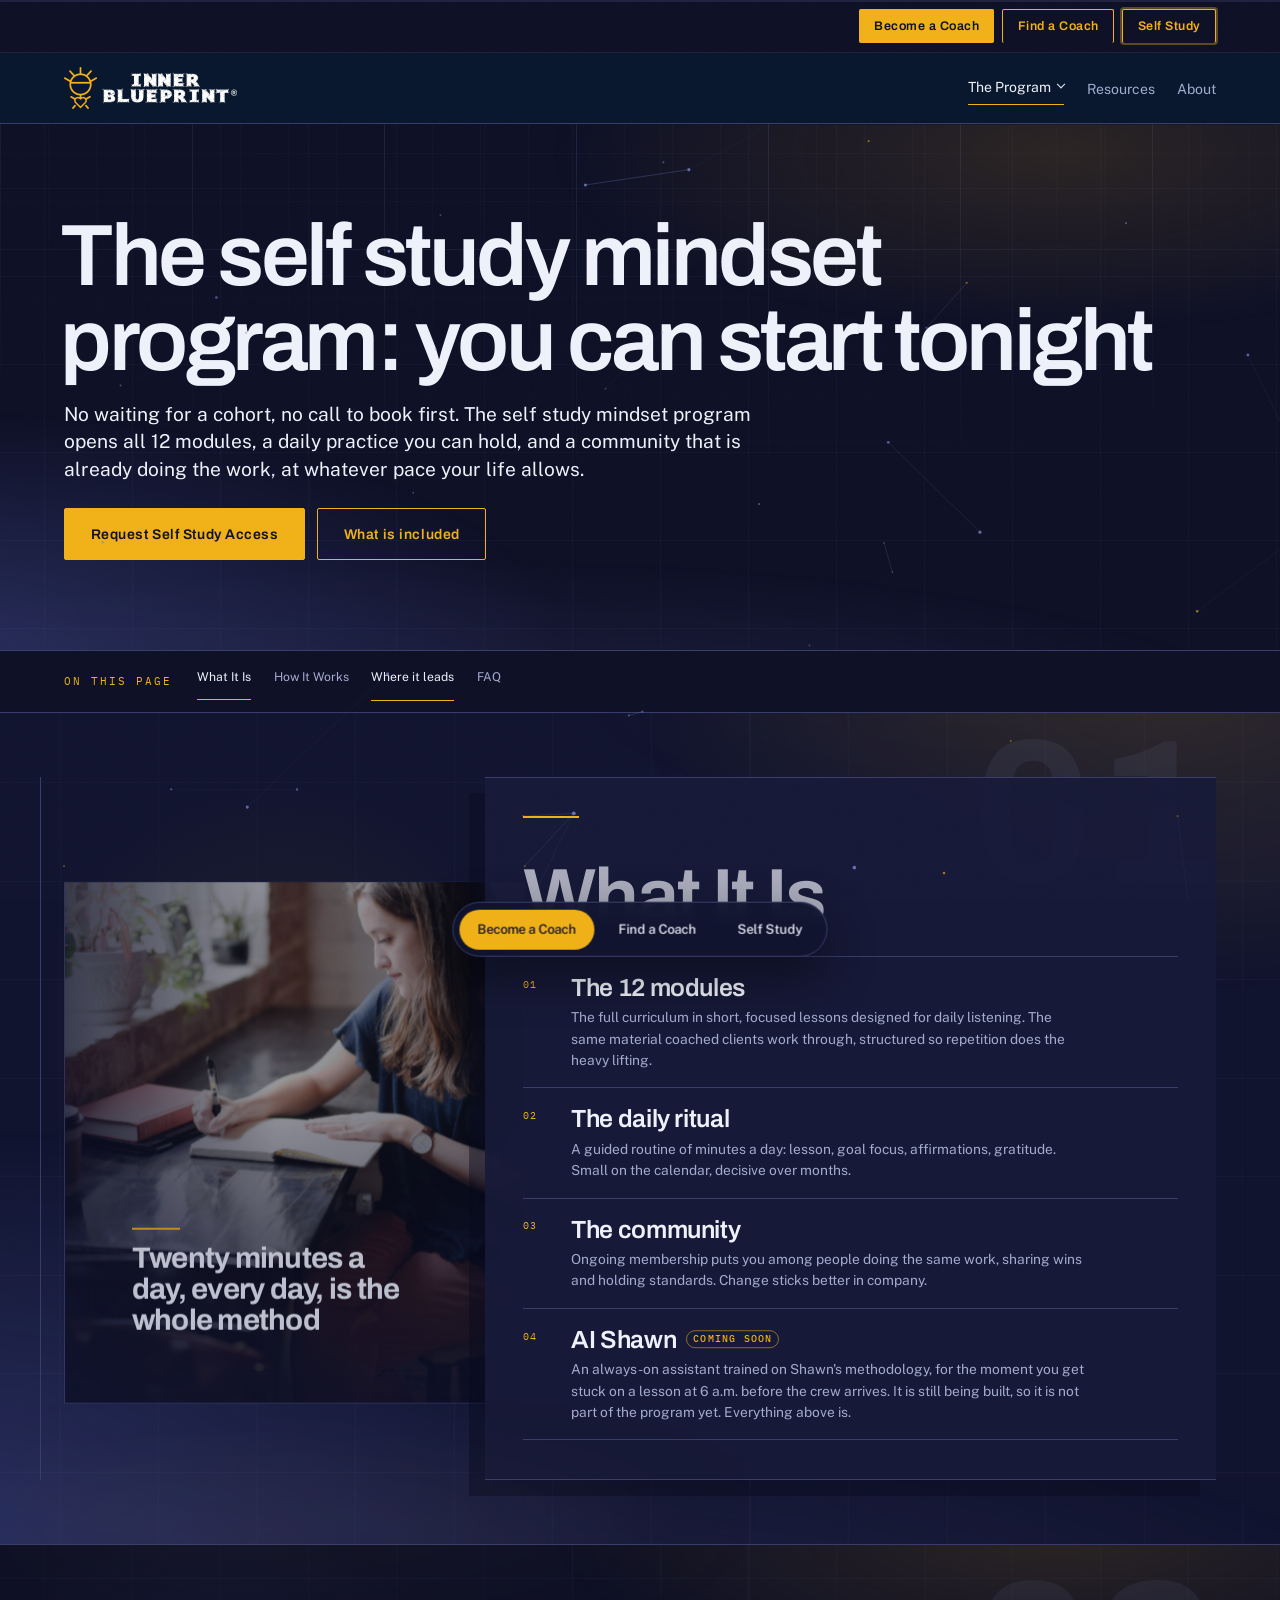
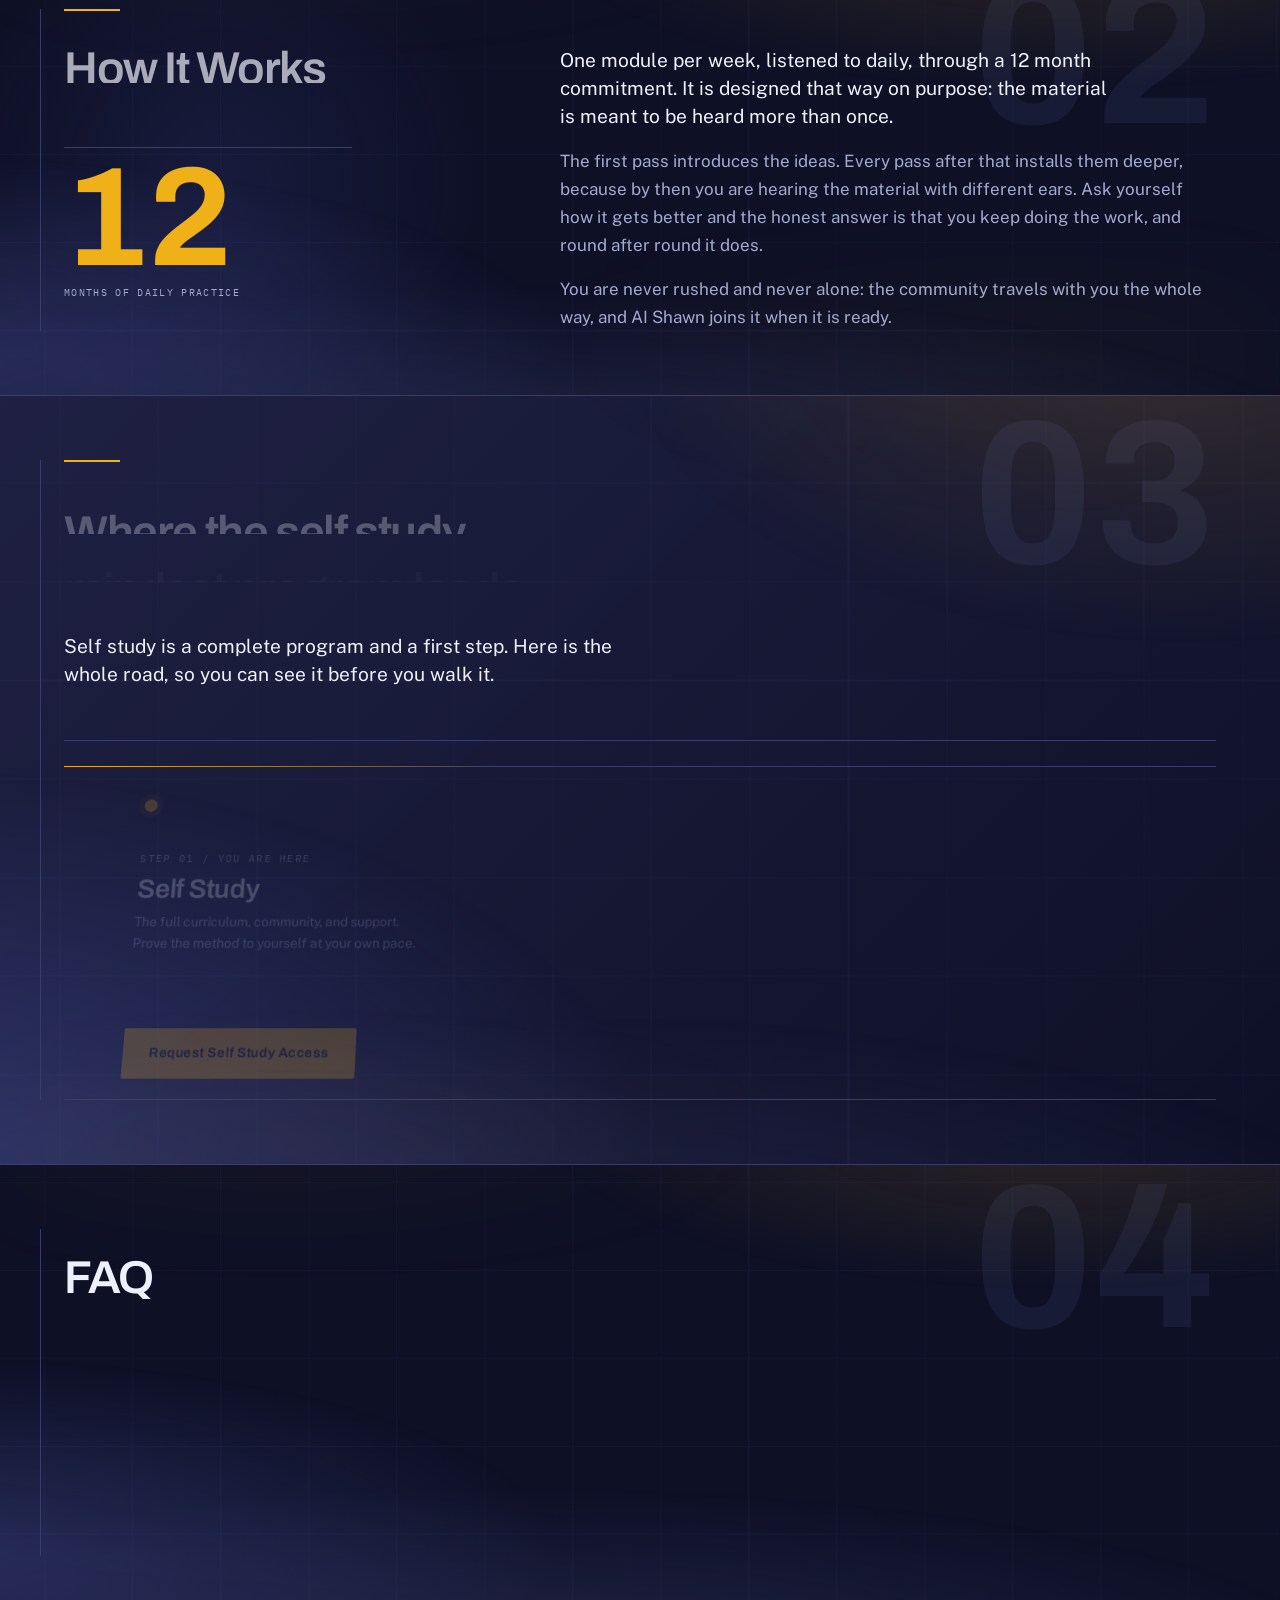
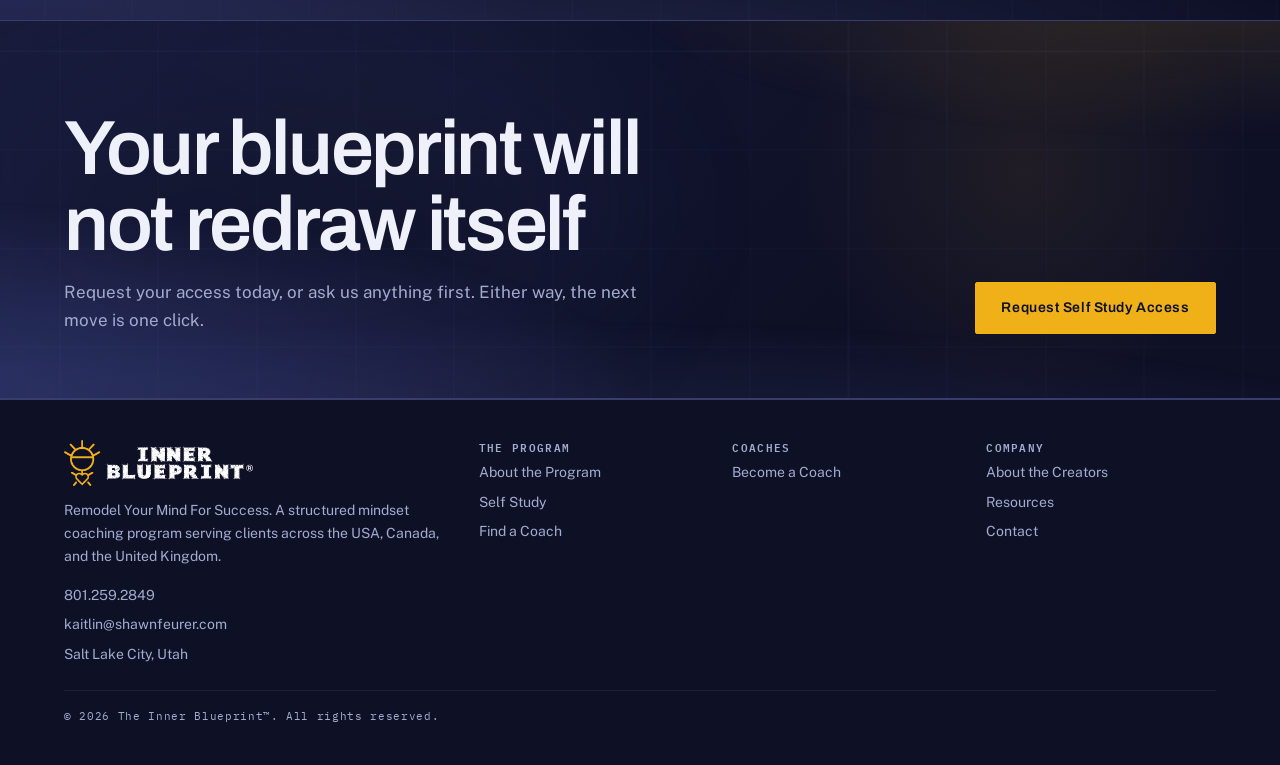
<file: self-study.html>
<!DOCTYPE html>
<html lang="en">
<head>
  <meta charset="UTF-8">
  <meta name="theme-color" content="#0E1026">
  <meta name="robots" content="noindex,nofollow">
  <meta name="viewport" content="width=device-width, initial-scale=1.0">
  <title>Start with Self Study | Self Study Mindset Program, The Inner Blueprint</title>
  <meta name="description" content="The self study mindset program from The Inner Blueprint: all 12 modules, daily practice structure, community access, and always on support. Start on your own schedule.">
  <link rel="canonical" href="https://innerblueprint.com/self-study">
  <meta property="og:title" content="Start with Self Study | The Inner Blueprint">
  <meta property="og:description" content="Begin The Inner Blueprint on your own schedule: 12 modules, community, and always-on support.">
  <meta property="og:type" content="website">
  <meta property="og:url" content="https://innerblueprint.com/self-study">
  <meta property="og:image" content="https://innerblueprint.com/assets/img/og-image.png">
  <meta property="og:image:width" content="1200">
  <meta property="og:image:height" content="630">
  <meta name="twitter:card" content="summary_large_image">
  <link rel="preconnect" href="https://fonts.googleapis.com">
  <link rel="preconnect" href="https://fonts.gstatic.com" crossorigin>
  <link href="https://fonts.googleapis.com/css2?family=Archivo:wght@500;600;650;700&family=Public+Sans:wght@400;500;600&family=IBM+Plex+Mono:wght@400;500&display=swap" rel="stylesheet">
  <link rel="stylesheet" href="css/style.css?v=2db25a99">
  <link rel="icon" type="image/png" sizes="16x16" href="assets/img/favicon-16.png">
  <link rel="icon" type="image/png" sizes="32x32" href="assets/img/favicon-32.png">
  <link rel="icon" type="image/png" sizes="48x48" href="assets/img/favicon-48.png">
  <link rel="apple-touch-icon" sizes="180x180" href="assets/img/apple-touch-icon.png">

  <script type="application/ld+json">{"@context": "https://schema.org", "@graph": [{"@type": "FAQPage", "mainEntity": [{"@type": "Question", "name": "How much time does self study take each day?", "acceptedAnswer": {"@type": "Answer", "text": "Plan for about half an hour: a short lesson plus the daily ritual of goal focus, affirmations, and gratitude. Consistency is what does the work."}}, {"@type": "Question", "name": "What does it cost?", "acceptedAnswer": {"@type": "Answer", "text": "There is a one time program fee plus an ongoing membership for community access. AI Shawn is still being built and is not part of what you get today. Reach out through the contact page and we will walk you through current options."}}, {"@type": "Question", "name": "Can I move to a mastermind or a coach later?", "acceptedAnswer": {"@type": "Answer", "text": "Yes, and many members do. Self study gives you the foundation, and the step up to mastermind groups or one on one coaching is seamless whenever you are ready."}}]}]}</script>
</head>
<body>
  <a class="skip-link" href="#main">Skip to content</a>

    <!-- LOS TRES CAMINOS, SIEMPRE ARRIBA (feedback del cliente, 22 sep): los dos
         enlaces azules de antes pasan a tres botones, siempre en este orden,
         y Become a Coach con mas peso. Contact se va del menu principal: vive
         en el pie, que es donde el cliente lo quiere. -->
    <div class="doorbar doorbar--cta">
      <ul class="wrap">
        <li><a class="btn btn-solid" href="become-a-coach.html">Become a Coach</a></li>
        <li><a class="btn btn-line" href="find-a-coach.html">Find a Coach</a></li>
        <li><a class="btn btn-line is-here" href="self-study.html" aria-current="page">Self Study</a></li>
      </ul>
    </div>
  <header class="site-header">
    <div class="wrap nav-bar">
      <a class="brand" href="index.html" aria-label="The Inner Blueprint, home">
          <img class="brand-lockup" src="assets/img/lockup-ondark.png" width="691" height="168"
               alt="The Inner Blueprint">
        </a>
      <button class="nav-toggle" aria-expanded="false" aria-controls="nav-menu">MENU</button>
                                                <ul class="nav-links" id="nav-menu">
        <li class="nav-home"><a href="index.html">Home</a></li>
        <li class="has-menu">
          <button type="button" class="nav-trigger" data-current="page" aria-expanded="false" aria-controls="menu-program">The Program<span class="nav-caret" aria-hidden="true"></span></button>
          <div class="mega" id="menu-program" hidden>
            <ul class="mega-list">
              <li><a href="about-the-program.html">
                <span class="mm-title">About the Program</span>
                <span class="mm-desc">The methodology in full: what the inner blueprint is, why mindset drives results, and how the 12 modules are structured.</span>
              </a></li>
              <li><a href="self-study.html">
                <span class="mm-title">Self Study</span>
                <span class="mm-desc">The entry point. The whole curriculum at your own pace, plus community and always on support.</span>
              </a></li>
            </ul>
          </div>
        </li>
        <li><a href="resources.html">Resources</a></li>
        <li><a href="about-the-creators.html">About</a></li>
      </ul>
      <!-- /nav -->
    </div>
  </header>

  <main id="main">

    <section class="page-hero">
      <!-- La misma celosia 3D de la portada. El lienzo va aqui y el script la
           enciende solo si lo encuentra: una pagina sin este canvas no carga ni
           un byte de mas. -->
      <div class="hero-depth hero-depth--page" aria-hidden="true">
        <canvas class="hero-lattice"></canvas>
      </div>
      <div class="wrap">
        <h1>The self study mindset program: you can start tonight</h1>
        <p class="lede">No waiting for a cohort, no call to book first. The self study mindset program opens all 12 modules, a daily practice you can hold, and a community that is already doing the work, at whatever pace your life allows.</p>
            <div class="hero-actions">
              <a class="btn btn-solid" href="contact.html">Request Self Study Access</a>
              <a class="btn btn-line" href="#contents">What is included</a>
            </div>
      </div>
    </section>

    <nav class="page-index" aria-label="Sections on this page">
      <div class="wrap">
        <span class="page-index__lead">On this page</span>
        <ul>
          <li><a href="#contents">What It Is</a></li>
          <li><a href="#method">How It Works</a></li>
          <li><a href="#the-road">Where it leads</a></li>
          <li><a href="#questions">FAQ</a></li>
        </ul>
      </div>
    </nav>

    <section class="section study-practice" id="contents" data-chapter="01">
      <div class="wrap study-practice__grid">
        <figure class="study-practice__media media human-scene human-scene--study">
          <img src="assets/img/photos/human_05_journaling.jpg"
               srcset="assets/img/photos/human_05_journaling-half.jpg 1280w, assets/img/photos/human_05_journaling.jpg 2403w"
               sizes="(min-width: 52rem) 42vw, 100vw"
               width="2403" height="3600" loading="lazy" decoding="async"
               alt="A woman writing thoughtfully in a notebook beside a window">
          <figcaption>Twenty minutes a day, every day, is the whole method</figcaption>
        </figure>
        <div class="study-practice__content">
          <h2>What It Is</h2>
          <div class="study-elements">
            <article><span>01</span><h3>The 12 modules</h3><p>The full curriculum in short, focused lessons designed for daily listening. The same material coached clients work through, structured so repetition does the heavy lifting.</p></article>
            <article><span>02</span><h3>The daily ritual</h3><p>A guided routine of minutes a day: lesson, goal focus, affirmations, gratitude. Small on the calendar, decisive over months.</p></article>
            <article><span>03</span><h3>The community</h3><p>Ongoing membership puts you among people doing the same work, sharing wins and holding standards. Change sticks better in company.</p></article>
            <article><span>04</span><h3>AI Shawn <span class="soon">Coming soon</span></h3><p>An always-on assistant trained on Shawn's methodology, for the moment you get stuck on a lesson at 6 a.m. before the crew arrives. It is still being built, so it is not part of the program yet. Everything above is.</p></article>
          </div>
        </div>
      </div>
    </section>
    <section class="section study-method" id="method" data-chapter="02">
      <div class="wrap split">
        <div>
          <h2>How It Works</h2>
          <!-- 12 MESES, NO "2 RONDAS" (feedback del cliente, 22 sep): el contrato
               nuevo es de 12 meses y el ritmo por ronda lo marca cada quien.
               Se conserva lo que ella pidio conservar: que despues de la
               primera pasada siempre mejora, ronda tras ronda. -->
          <p class="study-method__mark"><strong>12</strong><span>months of daily practice</span></p>
        </div>
        <div class="stack-2">
          <p class="lede">One module per week, listened to daily, through a 12 month commitment. It is designed that way on purpose: the material is meant to be heard more than once.</p>
          <p>The first pass introduces the ideas. Every pass after that installs them deeper, because by then you are hearing the material with different ears. Ask yourself how it gets better and the honest answer is that you keep doing the work, and round after round it does.</p>
          <p>You are never rushed and never alone: the community travels with you the whole way, and AI Shawn joins it when it is ready.</p>
        </div>
      </div>
    </section>

<section class="section study-road" id="the-road" data-chapter="03">
      <div class="wrap">
          <h2>Where the self study mindset program leads</h2>
        <p class="lede mt-3">Self study is a complete program and a first step. Here is the whole road, so you can see it before you walk it.</p>
        <ol class="path-flow mt-3">
          <li class="current">
            <span class="path-label">STEP 01 / YOU ARE HERE</span>
            <h3>Self Study</h3>
            <p>The full curriculum, community, and support. Prove the method to yourself at your own pace.</p>
            <a class="btn btn-solid path-flow__cta" href="contact.html?interest=self-study#ct-interest">Request Self Study Access</a>
          </li>
          <li>
            <span class="path-label">STEP 02</span>
            <h3>Mastermind Groups</h3>
            <p>Weekly live calls, accountability, and coaching. The work accelerates when someone is watching the standard with you.</p>
            <a class="btn btn-solid path-flow__cta" href="find-a-coach.html">Find a Coach</a>
          </li>
          <li>
            <span class="path-label">STEP 03</span>
            <h3>Licensed Coach Program</h3>
            <p>For those whose transformation becomes a calling: license the methodology and build a practice on it.</p>
            <a class="btn btn-solid path-flow__cta" href="become-a-coach.html#apply">Become a Coach</a>
          </li>
        </ol>
      </div>
    </section>

    <section class="section" id="questions" data-chapter="04">
      <div class="wrap">
          <h2>FAQ</h2>
        <div class="faq-list mt-3">
          <details>
            <summary>How much time does self study take each day?</summary>
            <p class="faq-a">Plan for about half an hour: a short lesson plus the daily ritual of goal focus, affirmations, and gratitude. The commitment is small by design. Consistency is what does the work.</p>
          </details>
          <details>
            <summary>What does it cost?</summary>
            <p class="faq-a">There is a one time program fee plus an ongoing membership for community access. AI Shawn is still being built and is not part of what you get today. Reach out through the contact page and we will walk you through current options and what fits your situation.</p>
          </details>
          <details>
            <summary>Can I move to a mastermind or a coach later?</summary>
            <p class="faq-a">Yes, and many members do. Self study gives you the foundation, and the step up to mastermind groups or one on one coaching is seamless whenever you are ready.</p>
          </details>
        </div>
      </div>
    </section>

    <section class="cta-band section">
      <div class="wrap">
<h2>Your blueprint will not redraw itself</h2>
        <p class="muted">Request your access today, or ask us anything first. Either way, the next move is one click.</p>
        <a class="btn btn-solid" href="contact.html">Request Self Study Access</a>
      </div>
    </section>

  </main>

  <footer class="site-footer">
    <div class="wrap footer-grid">
      <div>
        <a class="brand" href="index.html" style="margin-bottom:0.8rem;" aria-label="The Inner Blueprint, home">
          <img class="brand-lockup" src="assets/img/lockup-ondark.png" width="691" height="168"
               alt="The Inner Blueprint">
        </a>
        <p>Remodel Your Mind For Success. A structured mindset coaching program serving clients across the USA, Canada, and the United Kingdom.</p>
        <ul class="footer-contact">
          <li><a href="tel:+18012592849">801.259.2849</a></li>
          <li><a href="mailto:kaitlin@shawnfeurer.com">kaitlin@shawnfeurer.com</a></li>
          <li>Salt Lake City, Utah</li>
        </ul>
      </div>
      
      
      
      
      
      
      
      <div>
        <h3>The Program</h3>
        <ul>
          <li><a href="about-the-program.html">About the Program</a></li>
          <li><a href="self-study.html">Self Study</a></li>
          <li><a href="find-a-coach.html">Find a Coach</a></li>
        </ul>
      </div>
      <div>
        <h3>Coaches</h3>
        <ul>
          <li><a href="become-a-coach.html">Become a Coach</a></li>
        </ul>
      </div>
      <div>
        <h3>Company</h3>
        <ul>
          <li><a href="about-the-creators.html">About the Creators</a></li>
          <li><a href="resources.html">Resources</a></li>
          <li><a href="contact.html">Contact</a></li>
        </ul>
      </div>
    </div>
    <div class="wrap footer-legal">
      &copy; 2026 The Inner Blueprint&trade;. All rights reserved.
    </div>
  </footer>

  <script src="js/vendor/gsap.min.js" defer></script>
  <script src="js/vendor/ScrollTrigger.min.js" defer></script>
  <script src="js/vendor/SplitText.min.js" defer></script>
  <script src="js/motion.js?v=6194648a" defer></script>
  <script src="js/lattice.js?v=0e9429f4" defer></script>
  <script src="js/main.js?v=5b92565e" defer></script>
</body>
</html>
</file>
<file: css/style.css>
/* ==========================================================
   THE INNER BLUEPRINT : design system
   Blueprint architecture language. Navy ground, gold accent.
   Mobile first. No decorative color outside the token set.
   ========================================================== */

:root {
  /* color tokens: derived from official logo files (brand-source/) */
  --ink-950: #0E1026;   /* page ground, from logo outline navy darkened */
  --ink-900: #171A38;   /* panels, cards */
  --ink-800: #212348;   /* logo outline navy, raised panels */
  --line:    #383D6B;   /* drafting lines, borders */
  --line-soft: rgba(122, 132, 205, 0.14); /* background grid */
  --paper:   #EFF1FA;   /* primary text, cool white */
  --muted:   #A3ABCF;   /* secondary text */
  --gold:    #F0B018;   /* official brand gold from logo: CTAs and key marks only */
  --gold-strong: #F7C23A;
  --blue-vivid: #0060E0; /* blueprint paper blue from podcast art: graphics only, never body UI */

  /* type tokens */
  --font-display: "Archivo", "Helvetica Neue", Arial, sans-serif;
  --font-body: "Public Sans", "Helvetica Neue", Arial, sans-serif;
  --font-mono: "IBM Plex Mono", "SF Mono", Consolas, monospace;

  /* scale */
  --text-xs: 0.6875rem;                          /* etiquetas mono */
  --text-sm: 0.875rem;
  --text-base: 1.0625rem;                        /* 17px */
  --text-lg: clamp(1.15rem, 1.5vw, 1.4rem);
  --text-xl: clamp(1.35rem, 1.9vw, 1.75rem);
  --text-2xl: clamp(2rem, 3.6vw, 3.4rem);
  --text-3xl: clamp(2.6rem, 6.8vw, 5.6rem);

  --space-1: 0.5rem;
  --space-2: 1rem;
  --space-3: 1.5rem;
  --space-4: 2.5rem;
  --space-5: clamp(4rem, 7vw, 6rem);
  --space-6: clamp(6.5rem, 11vw, 10rem);
  --space-7: clamp(4.5rem, 7vw, 6.5rem);         /* seccion comprimida */

  /* escalera de superficies: la profundidad en oscuro se hace subiendo de
     tono, no con sombras */
  --surf-1: #151833;
  --surf-2: #1C2042;
  --line-2: #4A5090;
  --edge: inset 0 1px 0 rgba(255, 255, 255, 0.055);

  --measure: 65ch;
  --radius: 2px; /* drafting language: near-square corners */
}

* { margin: 0; padding: 0; box-sizing: border-box; }

html { scroll-behavior: smooth; }

@media (prefers-reduced-motion: reduce) {
  html { scroll-behavior: auto; }
  *, *::before, *::after { animation: none !important; transition: none !important; }
}

body {
  font-family: var(--font-body);
  font-size: var(--text-base);
  line-height: 1.65;
  color: var(--paper);
  background-color: var(--ink-950);
  -webkit-font-smoothing: antialiased;
}

/* blueprint grid as fixed parallax layer (JS drives --scrolly) */
/* dos niveles de retícula, con máscara: sin máscara una trama uniforme se lee
   como papel tapiz y aplana todo lo que va encima */
body::before {
  content: "";
  position: fixed;
  left: 0; right: 0;
  top: -15%; bottom: -15%;
  z-index: -1;
  background-image:
    linear-gradient(rgba(122, 132, 205, 0.16) 1px, transparent 1px),
    linear-gradient(90deg, rgba(122, 132, 205, 0.16) 1px, transparent 1px),
    linear-gradient(rgba(122, 132, 205, 0.055) 1px, transparent 1px),
    linear-gradient(90deg, rgba(122, 132, 205, 0.055) 1px, transparent 1px);
  background-size: 192px 192px, 192px 192px, 48px 48px, 48px 48px;
  -webkit-mask-image: radial-gradient(130% 70% at 50% 0%, #000 22%, transparent 78%);
          mask-image: radial-gradient(130% 70% at 50% 0%, #000 22%, transparent 78%);
  transform: translateY(calc(var(--scrolly, 0) * -0.06px));
  will-change: transform;
  pointer-events: none;
}

/* grano fino sobre todo: rompe los planos de color, evita el bandeado de los
   degradados navy y hace que la pantalla se lea como emulsión, no como CSS */
body::after {
  content: "";
  position: fixed;
  inset: 0;
  z-index: 9999;
  pointer-events: none;
  opacity: 0.045;
  mix-blend-mode: overlay;
  background-size: 180px 180px;
  background-image: url("data:image/svg+xml,%3Csvg xmlns='http://www.w3.org/2000/svg'%3E%3Cfilter id='n'%3E%3CfeTurbulence type='fractalNoise' baseFrequency='0.8' numOctaves='3' stitchTiles='stitch'/%3E%3C/filter%3E%3Crect width='100%25' height='100%25' filter='url(%23n)'/%3E%3C/svg%3E");
}
@media (prefers-reduced-motion: reduce) {
  body::before { transform: none; }
}

img { max-width: 100%; height: auto; display: block; }

/* solo para lectores de pantalla: nombra un grupo sin cambiar el diseno */
.sr-only {
  position: absolute;
  width: 1px; height: 1px;
  padding: 0; margin: -1px;
  overflow: hidden;
  clip-path: inset(50%);
  white-space: nowrap;
  border: 0;
}

/* ---------- typography ---------- */

h1, h2, h3 {
  font-family: var(--font-display);
  font-weight: 600;
  text-wrap: balance;
  color: var(--paper);
}

/* EL SUELO DEL INTERLINEADO: 0.98, y no es un gusto, es una medida.
   Leidas del propio archivo de Archivo Bold: la g baja 0.188 em por debajo
   de la linea base y la h sube 0.723 em por encima. Suman 0.911 em, asi que
   CUALQUIER titular de dos lineas con interlineado menor que eso hace que la
   g de una linea choque con la t de la siguiente. Es lo que pasaba: habia
   titulares a 0.82 y 0.86, con solapes de hasta 7 px medidos.
   A 0.98 quedan 0.069 em de aire (6 px en un titular de 90) : sigue siendo
   compacto y editorial, pero nada se toca. Si alguien vuelve a bajarlo,
   este es el numero que no se puede cruzar.

   El tracking, en cambio, se cierra a medida que crece el cuerpo: a 90 px el
   espaciado por defecto separa las letras y el titular se deshace. */
h1 {
  font-size: var(--text-3xl);
  line-height: 0.98;
  letter-spacing: -0.04em;
  max-width: 15ch;
  margin-left: -0.045em;        /* cuelga el lateral de la O fuera de la retícula */
}
h2 {
  font-size: var(--text-2xl);
  line-height: 1.04;
  letter-spacing: -0.03em;
  max-width: 20ch;
}
h3 { font-size: var(--text-xl); line-height: 1.2; letter-spacing: -0.015em; }

p {
  max-width: var(--measure);
  color: var(--muted);
  text-wrap: pretty;
}
.lede, .founder-card p:first-of-type { color: var(--paper); }

a { color: inherit; }

/* drafting annotation label: "SEC 01 / OVERVIEW" */
/* tercer registro tipografico: display, texto y tecnico. Un sistema numerado
   dice "esto es una metodologia documentada", no "esto es una opinion" */
.annot {
  font-family: var(--font-mono);
  font-weight: 500;
  font-size: var(--text-xs);
  letter-spacing: 0.18em;
  text-transform: uppercase;
  color: #6E7590;
  display: block;
  margin-bottom: var(--space-2);
}
.annot .annot-n {
  color: var(--gold);
  margin-right: 0.75rem;
}
.annot .annot-n::after {
  content: "/";
  color: #4A5090;
  margin-left: 0.75rem;
}
.annot::before {
  content: "";
  display: block;
  width: 4rem;
  height: 1px;
  background: var(--gold);
  margin-bottom: 0.9rem;
}

.lede {
  font-size: var(--text-lg);
  line-height: 1.45;
  color: var(--paper);
  max-width: 46ch;
}

.muted { color: var(--muted); }

/* ---------- layout ---------- */

.wrap {
  width: min(100% - 2.5rem, 72rem);
  margin-inline: auto;
}

.section {
  padding-block: var(--space-5);
  position: relative;
  isolation: isolate;
}

@media (min-width: 48rem) {
  .section { padding-block: var(--space-6); }
  /* una sección de cada tres respira menos: el ritmo constante es la firma
     visual de una plantilla */
  .section:nth-of-type(3n) { padding-block: var(--space-7); }
}

/* un solo foco cálido por sección, siempre descentrado y nunca detrás del
   texto: sin fuente de luz implícita el navy se lee como papel impreso */
.section::before {
  content: "";
  position: absolute;
  inset: -12% 0 auto;
  height: 60%;
  z-index: -1;
  pointer-events: none;
  background: radial-gradient(58% 52% at 22% 0%, rgba(240, 176, 24, 0.085), transparent 70%);
  filter: blur(56px);
}
.section:nth-of-type(even)::before {
  background: radial-gradient(56% 50% at 80% 0%, rgba(240, 176, 24, 0.06), transparent 70%);
}

/* el aire entre el título de sección y su contenido es lo que convierte al
   título en cabecera de capítulo en vez de en etiqueta */
.mt-3 { margin-top: clamp(2rem, 4vw, 3.25rem) !important; }

/* dimension-line divider between sections */
.dim-line {
  display: flex;
  align-items: center;
  gap: 0.75rem;
  color: var(--muted);
  font-family: var(--font-mono);
  font-size: var(--text-xs);
  letter-spacing: 0.12em;
  text-transform: uppercase;
}
.dim-line::before,
.dim-line::after {
  content: "";
  flex: 1;
  height: 1px;
  background: var(--line);
}

/* ---------- corner registration marks ---------- */

.reg {
  position: relative;
}
/* el span de esquinas no participa del layout: solo ancla sus marcas */
.reg > .reg-b {
  position: absolute;
  inset: 0;
  pointer-events: none;
}
.reg::before,
.reg::after,
.reg > .reg-b::before,
.reg > .reg-b::after {
  content: "";
  position: absolute;
  width: 14px;
  height: 14px;
  border-color: rgba(240, 176, 24, 0.42);
  border-style: solid;
  border-width: 0;
}
.reg::before { top: -1px; left: -1px; border-top-width: 1px; border-left-width: 1px; }
.reg::after  { top: -1px; right: -1px; border-top-width: 1px; border-right-width: 1px; }
.reg > .reg-b::before { bottom: -1px; left: -1px; border-bottom-width: 1px; border-left-width: 1px; }
.reg > .reg-b::after  { bottom: -1px; right: -1px; border-bottom-width: 1px; border-right-width: 1px; }

/* ---------- las dos puertas ---------- */
/* Un cliente y un coach entran buscando cosas opuestas. En su propia franja,
   cada uno ve la suya en el primer vistazo y el menu principal se queda entero
   para el cliente. */
.doorbar {
  position: relative;
  z-index: 60;
  background: var(--ink-950);
  border-bottom: 1px solid var(--line-soft);
  font-family: var(--font-mono);
  font-size: var(--text-xs);
  letter-spacing: 0.16em;
  text-transform: uppercase;
}
.doorbar ul {
  list-style: none;
  display: flex;
  justify-content: flex-end;
  gap: 1.6rem;
}
.doorbar a {
  display: inline-flex;
  align-items: center;
  min-height: 40px;
  color: #6E7590;
  text-decoration: none;
  border-bottom: 1px solid transparent;
  transition: color 220ms ease, border-color 220ms ease;
}
.doorbar a:hover,
.doorbar a:focus-visible { color: var(--paper); border-bottom-color: var(--gold); }
.doorbar a[aria-current="page"] { color: var(--gold); }
@media (max-width: 47.99rem) {
  .doorbar ul { justify-content: space-between; gap: 0.75rem; }
  .doorbar a { font-size: 0.625rem; letter-spacing: 0.1em; min-height: 44px; }
}
/* LA FILA DE LOS TRES CAMINOS (feedback de Tara). Sustituye a los dos
   enlaces en mono apagado. Son botones de verdad, compactos, y el primero es
   el solido: es el camino que mas quieren hacer crecer. En movil caben los
   tres en una fila a 390 px porque el cuerpo baja a 0.72 rem; la barra fija
   de abajo hace el resto del trabajo cuando el visitante hace scroll. */
.doorbar--cta { font-family: inherit; letter-spacing: normal; text-transform: none; padding-block: 0.55rem; }
.doorbar--cta ul { justify-content: flex-end; gap: 0.5rem; align-items: center; }
.doorbar--cta .btn {
  min-height: 34px;
  padding: 0.35rem 0.9rem;
  font-size: 0.78rem;
  border-bottom: 0;
  border-radius: 2px;
}
.doorbar--cta .btn-solid { color: var(--ink-950); }
.doorbar--cta .btn-solid:hover, .doorbar--cta .btn-solid:focus-visible { color: var(--ink-950); }
.doorbar--cta .btn-line { color: var(--gold); }
.doorbar--cta .btn-line:hover, .doorbar--cta .btn-line:focus-visible { color: var(--ink-950); background: var(--gold); }
.doorbar--cta .btn.is-here { box-shadow: 0 0 0 2px rgba(240, 176, 24, 0.35); }
@media (max-width: 47.99rem) {
  .doorbar--cta ul { justify-content: stretch; gap: 0.4rem; }
  .doorbar--cta li { flex: 1 1 0; min-width: 0; }
  .doorbar--cta .btn { width: 100%; min-height: 40px; padding: 0.35rem 0.4rem; font-size: 0.72rem; letter-spacing: 0; white-space: nowrap; }
}

/* ---------- header / nav ---------- */


.site-header {
  position: sticky;
  top: 0;
  z-index: 50;
  background: rgba(8, 24, 46, 0.92);
  backdrop-filter: blur(8px);
  border-bottom: 1px solid var(--line);
}

.nav-bar {
  display: flex;
  align-items: center;
  justify-content: space-between;
  gap: var(--space-2);
  padding-block: 0.9rem;
}

/* The brand mark is the real logo: the fitted icon plus the drawn lettering.
   It is never retyped in a system font. */
.brand {
  text-decoration: none;
  display: flex;
  align-items: center;
  white-space: nowrap;
}
/* one image, so the gap between symbol and lettering and their relative size
   are the client's own, not something re-tuned in CSS */
.brand .brand-lockup {
  height: 34px;
  width: auto;
  flex: none;
}
@media (min-width: 40rem) {
  .brand .brand-lockup { height: 42px; }
}
.site-footer .brand .brand-lockup { height: 46px; }
.footer-lockup img {
  width: min(280px, 70vw);
  height: auto;
  margin-bottom: 0.8rem;
}

.nav-toggle {
  appearance: none;
  background: none;
  border: 1px solid var(--line);
  color: var(--paper);
  font-family: var(--font-mono);
  font-size: var(--text-xs);
  letter-spacing: 0.1em;
  padding: 0.5rem 0.9rem;
  min-height: 44px;      /* area tactil: el boton del menu es lo primero que se toca */
  cursor: pointer;
}
.nav-toggle:focus-visible { outline: 2px solid var(--gold); outline-offset: 2px; }

.nav-links {
  display: none;
  list-style: none;
  gap: 1.4rem;
}
.nav-links a {
  text-decoration: none;
  font-size: var(--text-sm);
  color: var(--muted);
  padding-block: 0.3rem;
  border-bottom: 1px solid transparent;
}
.nav-links a:hover,
.nav-links a:focus-visible { color: var(--paper); border-bottom-color: var(--gold); }
.nav-links a[aria-current="page"] { color: var(--paper); border-bottom-color: var(--gold); }

/* mobile menu open state */
.nav-open .nav-links {
  display: flex;
  flex-direction: column;
  gap: 0;
  position: absolute;
  left: 0; right: 0; top: 100%;
  background: var(--ink-900);
  border-bottom: 1px solid var(--line);
  padding: var(--space-2) var(--space-3) var(--space-3);
}
.nav-open .nav-links a {
  display: block;
  padding-block: 0.8rem;
  border-bottom: 1px solid var(--line-soft);
}

@media (min-width: 60rem) {
  .nav-toggle { display: none; }
  .nav-links { display: flex; }
}

/* ---------- buttons ---------- */

.btn {
  display: inline-block;
  font-family: var(--font-display);
  font-weight: 600;
  font-size: var(--text-sm);
  letter-spacing: 0.04em;
  text-decoration: none;
  text-align: center;
  padding: 0.85rem 1.6rem;
  border-radius: var(--radius);
  border: 1px solid var(--gold);
  transition: background-color 160ms ease, color 160ms ease;
}
.btn:focus-visible { outline: 2px solid var(--gold-strong); outline-offset: 3px; }

/* el barrido dorado: un cambio instantaneo de color se lee barato, una curva
   de 420ms se lee maquinada */
@media (prefers-reduced-motion: no-preference) {
  .btn-line { position: relative; overflow: hidden; z-index: 0; transition: color 0.35s ease; }
  .btn-line::before {
    content: "";
    position: absolute;
    inset: 0;
    z-index: -1;
    background: var(--gold);
    transform: scaleX(0);
    transform-origin: left;
    transition: transform 0.42s cubic-bezier(0.16, 1, 0.3, 1);
  }
  .btn-line:hover { background: transparent; color: var(--ink-950); }
  .btn-line:hover::before { transform: scaleX(1); }

  /* el subrayado se dibuja en vez de aparecer */
  main p a, .stack-2 a {
    text-decoration: none;
    background-image: linear-gradient(var(--gold), var(--gold));
    background-size: 0 1px;
    background-repeat: no-repeat;
    background-position: 0 100%;
    padding-bottom: 1px;
    box-shadow: inset 0 -1px 0 rgba(240, 176, 24, 0.35);
    transition: background-size 0.45s cubic-bezier(0.16, 1, 0.3, 1), color 0.3s ease;
  }
  main p a:hover, .stack-2 a:hover { background-size: 100% 1px; color: var(--paper); }

  /* luz que sigue al puntero: el efecto caro mas barato que existe */
  .cta-card, .panel, .book-card, .founder-card, .step-list li, .form-aside {
    position: relative;
    overflow: hidden;
  }
  .cta-card::after, .panel::after, .book-card::after,
  .founder-card::after, .step-list li::after, .form-aside::after {
    content: "";
    position: absolute;
    inset: 0;
    pointer-events: none;
    opacity: 0;
    transition: opacity 0.3s ease;
    background: radial-gradient(280px circle at var(--mx, 50%) var(--my, 50%),
                rgba(240, 176, 24, 0.07), transparent 62%);
  }
  .cta-card:hover::after, .panel:hover::after, .book-card:hover::after,
  .founder-card:hover::after, .step-list li:hover::after, .form-aside:hover::after { opacity: 1; }
}

.btn-solid {
  background: var(--gold);
  color: var(--ink-950);
}
.btn-solid:hover { background: var(--gold-strong); }

.btn-line {
  background: transparent;
  color: var(--gold);
}
.btn-line:hover { background: rgba(198, 161, 75, 0.12); }

/* ---------- hero ---------- */

.hero {
  padding-block: var(--space-5) var(--space-5);
  border-bottom: 1px solid var(--line);
}
@media (min-width: 48rem) {
  .hero { padding-block: var(--space-6); }
}

.hero .tagline {
  font-family: var(--font-mono);
  font-size: var(--text-sm);
  letter-spacing: 0.18em;
  text-transform: uppercase;
  color: var(--gold);
  margin-bottom: var(--space-2);
}

.hero h1 { max-width: 20ch; margin-bottom: var(--space-3); }

.hero .lede { margin-bottom: 0; }

.hero .hero-grid { margin-bottom: var(--space-4); }

/* ---------- home: one continuous path stage ---------- */

.path-stage {
  position: relative;
  overflow: clip;
  border-bottom: 1px solid var(--line);
  background:
    radial-gradient(circle at 78% 34%, rgba(64, 72, 142, 0.2), transparent 34%),
    linear-gradient(180deg, var(--ink-950), #11142f 68%, var(--ink-950));
}
.path-stage::after {
  content: "";
  position: absolute;
  inset: 0;
  pointer-events: none;
  opacity: 0.28;
  background-image:
    linear-gradient(rgba(93, 103, 171, 0.18) 1px, transparent 1px),
    linear-gradient(90deg, rgba(93, 103, 171, 0.18) 1px, transparent 1px);
  background-size: 4.25rem 4.25rem;
  mask-image: linear-gradient(90deg, transparent 22%, #000 62%);
}
.path-stage .wrap {
  width: min(calc(100% - 2rem), 90rem);
  max-width: 90rem;
}
.path-stage__grid {
  position: relative;
  z-index: 1;
  display: grid;
  grid-template-columns: minmax(0, 1.12fr) minmax(26rem, 0.88fr);
  align-items: stretch;
  padding-block: clamp(2rem, 4.5vw, 4.75rem);
}
.path-stage__media {
  position: relative;
  min-height: clamp(34rem, 48vw, 42rem);
  margin: 0;
  overflow: hidden;
  border: 1px solid var(--line);
  box-shadow: inset 0 1px rgba(255,255,255,0.05);
}
.path-stage__media img {
  position: absolute;
  inset: 0;
  width: 100%;
  height: 100%;
  object-fit: cover;
  object-position: 50% 57%;
}
.path-stage__media figcaption {
  position: absolute;
  z-index: 2;
  left: clamp(1.25rem, 3vw, 2.5rem);
  bottom: clamp(1.25rem, 3vw, 2.5rem);
  width: min(70%, 25rem);
  color: var(--paper);
  font-family: var(--font-display);
  font-size: clamp(1.3rem, 2.2vw, 2rem);
  font-weight: 700;
  line-height: 1.03;
}
.path-stage__media figcaption::before {
  content: "";
  display: block;
  width: 3rem;
  height: 2px;
  margin-bottom: 0.8rem;
  background: var(--gold);
}
.path-stage__content {
  position: relative;
  z-index: 3;
  align-self: center;
  margin-left: -3rem;
  padding: clamp(2rem, 4vw, 4rem);
  border-block: 1px solid var(--line);
  background: rgba(23, 26, 56, 0.96);
  box-shadow: -1.25rem 1.25rem 0 rgba(8, 10, 29, 0.5);
}
.path-stage__eyebrow {
  margin-bottom: 0.65rem;
  color: var(--gold);
  font-family: var(--font-mono);
  font-size: var(--text-xs);
  letter-spacing: 0.18em;
  text-transform: uppercase;
}
.path-stage__content h2 {
  max-width: 8ch;
  margin-bottom: clamp(1.5rem, 3vw, 2.5rem);
  font-size: clamp(2.7rem, 5vw, 5rem);
  line-height: 0.98;
}
.path-routes {
  border-bottom: 1px solid var(--line);
}
.path-route {
  display: grid;
  grid-template-columns: 2rem minmax(0, 1fr) auto;
  gap: 1rem;
  align-items: start;
  padding-block: 1.25rem;
  border-top: 1px solid var(--line);
  color: var(--paper);
  text-decoration: none;
  background-image: linear-gradient(90deg, rgba(240, 176, 24, 0.09), transparent 72%);
  background-repeat: no-repeat;
  background-size: 0 100%;
  transition: color 180ms ease, background-size 320ms ease, border-color 180ms ease;
}
.path-route:hover,
.path-route:focus-visible {
  border-color: var(--gold);
  background-size: 100% 100%;
}
.path-route__num {
  padding-top: 0.2rem;
  color: var(--gold);
  font-family: var(--font-mono);
  font-size: var(--text-xs);
  letter-spacing: 0.12em;
}
/* El camino principal: el fondo dorado que los demas solo ensenan al pasar el
   raton, aqui esta encendido en reposo a media intensidad; el titulo sube un
   punto; y una etiqueta mono al lado del titulo lo nombra. Ninguna de las tres
   cosas es un grito. Juntas, se ve primero. */
.path-route--lead { background-size: 100% 100%; background-image: linear-gradient(90deg, rgba(240, 176, 24, 0.07), transparent 72%); border-top-color: rgba(240, 176, 24, 0.45); }
.path-route--lead:hover, .path-route--lead:focus-visible { background-image: linear-gradient(90deg, rgba(240, 176, 24, 0.13), transparent 72%); }
.path-route--lead .path-route__copy strong { font-size: clamp(1.3rem, 2.1vw, 1.75rem); }
.path-route__tag {
  justify-self: start;
  margin-bottom: 0.1rem;
  padding: 0.18em 0.55em;
  border: 1px solid var(--gold);
  border-radius: 999px;
  color: var(--gold);
  font-family: var(--font-mono);
  font-size: 0.55rem;
  font-weight: 500;
  letter-spacing: 0.14em;
  text-transform: uppercase;
  white-space: nowrap;
}
.path-route__copy { display: grid; gap: 0.35rem; }
.path-route__copy strong {
  color: var(--paper);
  font-family: var(--font-display);
  font-size: clamp(1.15rem, 1.8vw, 1.5rem);
  line-height: 1.05;
}
.path-route__copy > span {
  max-width: 42ch;
  color: var(--muted);
  font-size: var(--text-sm);
  line-height: 1.55;
}
.path-route__arrow {
  display: grid;
  width: 2.1rem;
  aspect-ratio: 1;
  place-items: center;
  border: 1px solid var(--line);
  color: var(--gold);
  font-size: 1rem;
  transition: border-color 180ms ease, color 180ms ease;
}
.path-route:hover .path-route__arrow,
.path-route:focus-visible .path-route__arrow { border-color: var(--gold); color: var(--paper); }
.program-ledger {
  display: grid;
  grid-template-columns: repeat(4, 1fr);
  margin-top: clamp(1.5rem, 3vw, 2.5rem);
  border-top: 1px solid var(--line);
}
.program-ledger > div {
  min-width: 0;
  padding: 1rem 0.75rem 0 0;
}
.program-ledger > div + div {
  padding-left: 0.75rem;
  border-left: 1px solid var(--line);
}
/* LA CIFRA MANDA, Y ANTES NO MANDABA (feedback de Kaitlin).
   Ella leyo esta tira como "las etiquetas estan pero los numeros no". Los
   numeros estaban: medidos en el servidor, opacidad 1, color #EFF1FA. El
   problema es que pesaban lo mismo que cualquier otro texto claro de la
   pagina, asi que a 1.15 rem y en gris papel la fila entera se leia como un
   pie de foto y la cifra desaparecia dentro de su propia etiqueta.
   Una tira de datos funciona por contraste entre los dos renglones: el de
   arriba es el dato y tiene que gritar, el de abajo lo nombra y tiene que
   callarse. Aqui el de arriba pasa a dorado y sube de cuerpo; el de abajo ya
   estaba bien. Y el interlineado sube a 1.1 porque "Daily" lleva una y, y la
   y baja 0.188 em: con line-height 1 rozaba la etiqueta de debajo. */
.program-ledger dt {
  color: var(--gold);
  font-family: var(--font-display);
  font-size: clamp(1.6rem, 3.2vw, 2.4rem);
  font-weight: 700;
  line-height: 1.1;
  letter-spacing: -0.02em;
}
.program-ledger dd {
  margin-top: 0.4rem;
  color: var(--muted);
  font-family: var(--font-mono);
  font-size: 0.58rem;
  letter-spacing: 0.12em;
  text-transform: uppercase;
}

/* ---------- home: blueprint transformation chapter ---------- */

.home-overview {
  position: relative;
  overflow: clip;
  background:
    radial-gradient(circle at 17% 55%, rgba(54, 63, 131, 0.22), transparent 28%),
    var(--ink-950);
}
/* LA ARMONIA DE ESTA SECCION, que no la tenia (feedback de Isnel).
   Medido antes de tocar nada, a 1440: el titular empezaba en y=200 y la
   columna de texto en y=507, o sea 307 px mas abajo sin ninguna razon; y la
   orbita terminaba en y=1370 cuando el texto acababa en y=1063, otros 307 px
   colgando. Con align-items:center cada columna se centraba por su cuenta y
   no habia una sola linea comun entre las dos: por eso "no habia armonia".

   Ahora hay DOS anclas de verdad:
     - arriba, el titular y el primer parrafo arrancan en la misma linea
     - la columna de texto se separa con su regla dorada a una distancia fija
   y la orbita se dimensiona para no descolgarse del bloque de texto. */
.overview-stage {
  display: grid;
  grid-template-columns: minmax(0, 1fr) minmax(0, 0.92fr);
  gap: clamp(3rem, 6vw, 7rem);
  align-items: start;
}
.overview-map {
  position: relative;
  min-width: 0;
}
/* 8ch partia el titular en cinco lineas y dejaba "chose" sola en una de
   ellas. A 11ch caben tres o cuatro lineas parejas y el bloque deja de
   parecer una columna rota. */
.overview-map h2 {
  max-width: 11ch;
  font-size: clamp(3.2rem, 6.4vw, 6rem);
  line-height: 0.98;
}
.blueprint-loop {
  position: relative;
  grid-column: 1 / -1;
  justify-self: center;
  width: min(100%, 34rem);
  aspect-ratio: 1;
  margin-top: clamp(1.75rem, 3vw, 2.75rem);
  border: 1px solid var(--line);
  border-radius: 50%;
  box-shadow: 0 0 0 1.35rem rgba(33, 35, 72, 0.2), 0 0 0 1.4rem rgba(86, 95, 161, 0.18);
}
.blueprint-loop::before,
.blueprint-loop::after {
  content: "";
  position: absolute;
  pointer-events: none;
}
.blueprint-loop::before {
  inset: 13%;
  border: 1px dashed rgba(163, 171, 207, 0.46);
  border-radius: 50%;
}
.blueprint-loop::after {
  top: 50%;
  left: -5%;
  width: 110%;
  height: 1px;
  background: linear-gradient(90deg, transparent, var(--line) 8%, var(--line) 92%, transparent);
}
.blueprint-loop__center {
  position: absolute;
  z-index: 2;
  top: 50%;
  left: 50%;
  display: grid;
  width: 38%;
  aspect-ratio: 1;
  place-content: center;
  transform: translate(-50%, -50%);
  border: 1px solid var(--gold);
  border-radius: 50%;
  color: var(--paper);
  font-family: var(--font-display);
  font-size: clamp(1rem, 2vw, 1.45rem);
  font-weight: 700;
  line-height: 1;
  text-align: center;
  background: var(--ink-900);
  box-shadow: 0 0 3rem rgba(240, 176, 24, 0.1);
}
.blueprint-loop__center span {
  display: block;
  margin-top: 0.35rem;
  color: var(--gold);
  font-family: var(--font-mono);
  font-size: 0.56rem;
  font-weight: 500;
  letter-spacing: 0.12em;
  text-transform: uppercase;
}
.blueprint-loop ol { list-style: none; }
.blueprint-loop li {
  position: absolute;
  z-index: 3;
  color: var(--paper);
  font-family: var(--font-display);
  font-size: clamp(0.95rem, 1.8vw, 1.3rem);
  font-weight: 700;
  line-height: 1;
}
.blueprint-loop li span {
  display: block;
  margin-bottom: 0.3rem;
  color: var(--gold);
  font-family: var(--font-mono);
  font-size: 0.6rem;
  font-weight: 500;
  letter-spacing: 0.12em;
}
.blueprint-loop li:nth-child(1) { top: 0.75rem; left: 50%; transform: translateX(-50%); text-align: center; }
.blueprint-loop li:nth-child(2) { top: 50%; right: -0.6rem; transform: translateY(-50%); }
.blueprint-loop li:nth-child(3) { bottom: 0.75rem; left: 50%; transform: translateX(-50%); text-align: center; }
.blueprint-loop li:nth-child(4) { top: 50%; left: -0.6rem; transform: translateY(-50%); text-align: right; }
/* El texto arranca en la misma linea que el titular. El desplazamiento de
   arriba es OPTICO, no arbitrario: la primera linea del titular deja un hueco
   sobre las mayusculas (el interlineado por encima de la altura de caja), y
   sin compensarlo el parrafo parece empezar mas alto que el titular aunque
   los dos empiecen en el mismo pixel. */
.overview-copy {
  padding-top: 0.55rem;
  padding-left: clamp(1.5rem, 3vw, 3rem);
  border-left: 1px solid var(--gold);
}
.overview-copy .lede { font-size: clamp(1.25rem, 2.2vw, 1.75rem); }

@media (min-width: 60.01rem) {
  .path-stage__media { align-self: center; height: min(42rem, 75vh); min-height: 0; }
}
@media (max-width: 60rem) {
  .path-stage__grid { grid-template-columns: 1fr; padding-bottom: 0; }
  .path-stage__media { min-height: clamp(20rem, 68vw, 34rem); }
  .path-stage__media figcaption { bottom: 5rem; }
  .path-stage__content {
    width: min(calc(100% - 2rem), 46rem);
    margin: -3rem auto 0;
    padding: clamp(1.5rem, 5vw, 3rem);
    box-shadow: 0 -1rem 0 rgba(8, 10, 29, 0.42);
  }
  .overview-stage { grid-template-columns: 1fr; gap: clamp(3rem, 8vw, 5rem); }
  .overview-map { width: min(100%, 38rem); margin-inline: auto; }
  .overview-copy { width: min(100%, 42rem); margin-inline: auto; }
}
@media (max-width: 35rem) {
  .path-stage .wrap { width: 100%; }
  .path-stage__media { min-height: 72vw; border-inline: 0; }
  .path-stage__media figcaption { bottom: 1.25rem; width: min(82%, 20rem); }
  .path-stage__content { width: calc(100% - 1.5rem); margin-top: -1.5rem; }
  .path-route { grid-template-columns: 1.7rem minmax(0, 1fr) auto; gap: 0.7rem; }
  .path-route__copy > span { font-size: 0.79rem; }
  .program-ledger { grid-template-columns: repeat(2, 1fr); }
  .program-ledger > div:nth-child(3) { padding-left: 0; border-left: 0; }
  .program-ledger > div:nth-child(n+3) { margin-top: 0.8rem; padding-top: 0.8rem; border-top: 1px solid var(--line); }
  .overview-copy { padding-left: 1.25rem; }
  .blueprint-loop { width: calc(100% - 1rem); margin-inline: auto; }
}

/* ---------- content blocks ---------- */

.split {
  display: grid;
  gap: var(--space-4);
}
@media (min-width: 52rem) {
  /* reticula real de 12 columnas: dos columnas iguales no cuestan nada y por
     eso no significan nada. El titulo ocupa 1-5 y queda fijo mientras el
     argumento pasa por 6-12, con desfase vertical para que se lea como pliego
     editorial y no como tabla */
  .split {
    grid-template-columns: repeat(12, 1fr);
    column-gap: clamp(1.5rem, 3vw, 2.5rem);
    align-items: start;
  }
  .split > :first-child {
    grid-column: 1 / 6;
    position: sticky;
    top: 7rem;
  }
  .split > :nth-child(2) {
    grid-column: 6 / 13;
    padding-top: clamp(0.5rem, 3vw, 2.75rem);
  }
}

.panel {
  border: 1px solid var(--line);
  background: var(--surf-1);
  box-shadow: var(--edge);
  padding: var(--space-3);
}

.step-list {
  list-style: none;
  display: grid;
  gap: var(--space-2);
  counter-reset: step;
}
.step-list li {
  border: 1px solid var(--line);
  background: var(--surf-1);
  box-shadow: var(--edge);
  padding: var(--space-3);
  display: grid;
  grid-template-columns: auto 1fr;
  gap: var(--space-2);
  align-items: start;
}
.step-list .step-num {
  font-family: var(--font-mono);
  color: var(--gold);
  font-size: var(--text-sm);
  border: 1px solid var(--line);
  padding: 0.2rem 0.5rem;
}
.step-list h3 { font-size: var(--text-base); margin-bottom: 0.3rem; }
.step-list p { font-size: var(--text-sm); color: var(--muted); }
/* on a wide screen the step reads across the card like a spec line:
   number, name, description. No card is left half empty. */
@media (min-width: 62rem) {
  .step-list li > div {
    display: grid;
    /* 13rem eran 208 px y "Masterminds", a 36 px, mide 216: la palabra se
       salia 8 px de su columna y ademas partia el titulo en tres lineas
       ("Masterminds" / "and" / "coaching"). La columna crece hasta caber la
       palabra mas larga, sin pasar de 17rem para que la descripcion de al
       lado no se estreche. */
    grid-template-columns: minmax(13rem, max-content) 1fr;
    gap: var(--space-3);
    align-items: baseline;
  }
  .step-list li > div h3 { max-width: 17rem; }
  .step-list li > div h3 { margin-bottom: 0; }
  .step-list li > div p { max-width: none; }
}

/* founders */
.founder-card {
  border: 1px solid var(--line);
  background: var(--surf-1);
  box-shadow: var(--edge);
  padding: var(--space-3);
}
/* real photography of the founders, graded into the navy so it belongs to the
   page instead of sitting in it */
.founder-photo {
  width: 100%;
  max-width: 15rem;
  aspect-ratio: 4 / 5;
  overflow: hidden;
  position: relative;
  border: 1px solid var(--line);
  margin-bottom: var(--space-3);
}
.founder-photo img {
  width: 100%; height: 100%;
  object-fit: cover; object-position: 50% 22%;
  filter: saturate(0.86) contrast(1.06) brightness(0.97);
}
.founder-photo::after {
  content: ""; position: absolute; inset: 0;
  background: linear-gradient(180deg, rgba(14,16,38,0.05), rgba(14,16,38,0.55));
}
/* the founders read as two full width plates, not two cramped columns:
   the portrait needs room or it stops being a portrait */
.founder-grid { display: grid; gap: var(--space-3); }
@media (min-width: 52rem) {
  .founder-card {
    display: grid;
    grid-template-columns: 16rem 1fr;
    column-gap: var(--space-4);
    align-items: start;
    align-content: start;      /* dos fichas con distinto numero de parrafos
                                  deben espaciar igual, no repartir el sobrante */
    padding: var(--space-4);
  }
  .founder-card > h3 { margin-block: 0.35rem 0.85rem; }
  .founder-card > p + p { margin-top: 0.9rem; }
  .founder-photo { margin-bottom: 0; grid-row: 1 / span 4; max-width: none; }
  .founder-card > .role,
  .founder-card > h3,
  .founder-card > p { grid-column: 2; }
  .founder-card > h3 { margin-top: 0.2rem; }
}
.founder-card .role {
  font-family: var(--font-mono);
  font-size: var(--text-xs);
  letter-spacing: 0.12em;
  text-transform: uppercase;
  color: var(--muted);
  display: block;
  margin-bottom: var(--space-1);
}
.founder-card p { font-size: var(--text-sm); color: var(--muted); }
.founder-card p + p { margin-top: 0.6rem; }

/* ---------- FAQ ---------- */

.faq-list { display: grid; gap: var(--space-1); max-width: var(--measure); }
.faq-list details {
  border: 1px solid var(--line);
  background: var(--ink-900);
}
.faq-list summary {
  cursor: pointer;
  list-style: none;
  padding: var(--space-2) var(--space-3);
  font-family: var(--font-display);
  font-weight: 600;
  font-size: var(--text-base);
  display: flex;
  justify-content: space-between;
  align-items: center;
  gap: var(--space-2);
}
.faq-list summary::-webkit-details-marker { display: none; }
.faq-list summary::after {
  content: "+";
  font-family: var(--font-mono);
  color: var(--gold);
}
.faq-list details[open] summary::after { content: "\2212"; }
.faq-list summary:focus-visible { outline: 2px solid var(--gold); outline-offset: -2px; }
.faq-list .faq-a {
  padding: 0 var(--space-3) var(--space-2);
  font-size: var(--text-sm);
  color: var(--muted);
}

/* ---------- final CTA band ---------- */

.cta-band {
  border-top: 1px solid var(--line);
  background: var(--ink-900);
  text-align: center;
}
.cta-band .wrap { display: grid; justify-items: center; gap: var(--space-3); }
.cta-band p { margin-inline: auto; }

/* ---------- footer ---------- */

.site-footer {
  border-top: 1px solid var(--line);
  padding-block: var(--space-4);
  font-size: var(--text-sm);
  color: var(--muted);
}
.footer-grid {
  display: grid;
  gap: var(--space-3);
}
@media (min-width: 48rem) {
  /* el pie es ahora el mapa completo del sitio: cuatro columnas, no tres, o la
     ultima se cae debajo de la marca */
  .footer-grid { grid-template-columns: 1.7fr repeat(3, 1fr); align-items: start; }
}
@media (min-width: 48rem) and (max-width: 61.99rem) {
  .footer-grid { grid-template-columns: 1fr 1fr; }
}
.site-footer h3 {
  font-size: var(--text-xs);
  font-family: var(--font-mono);
  letter-spacing: 0.12em;
  text-transform: uppercase;
  color: var(--muted);
  margin-bottom: var(--space-1);
}
.site-footer ul { list-style: none; display: grid; }
.site-footer a { color: var(--muted); text-decoration: none; }
.site-footer a:hover, .site-footer a:focus-visible { color: var(--paper); }
/* footer links are a real touch target on a phone, not a 16px line of text */
.site-footer li a {
  display: inline-flex;
  align-items: center;
  min-height: 44px;
}
@media (min-width: 48rem) {
  .site-footer ul { gap: 0.4rem; }
  .site-footer li a { min-height: 0; }
}
.footer-legal {
  margin-top: var(--space-3);
  padding-top: var(--space-2);
  border-top: 1px solid var(--line-soft);
  font-size: var(--text-xs);
  font-family: var(--font-mono);
  letter-spacing: 0.06em;
}

/* linea de cota: una sola por pagina, bajo el titular */
.dim-rule {
  position: relative;
  height: 1px;
  background: var(--gold);
  margin-block: clamp(2rem, 4vw, 3rem) 0;
  max-width: 22rem;
}
.dim-rule::before,
.dim-rule::after {
  content: "";
  position: absolute;
  top: -4px;
  width: 1px;
  height: 9px;
  background: var(--gold);
}
.dim-rule::before { left: 0; }
.dim-rule::after  { right: 0; }
.dim-rule span {
  position: absolute;
  left: 0;
  top: 0.7rem;
  font-family: var(--font-mono);
  font-size: var(--text-xs);
  letter-spacing: 0.18em;
  text-transform: uppercase;
  color: #6E7590;
}

/* ---------- subpage hero ---------- */

.page-hero {
  padding-block: var(--space-5);
  border-bottom: 1px solid var(--line);
}
.page-hero h1 { max-width: 22ch; margin-bottom: var(--space-2); }
.page-hero .lede { max-width: 58ch; }

/* ---------- forms ---------- */

.form {
  display: grid;
  gap: var(--space-2);
  max-width: 40rem;
}
.field { display: grid; gap: 0.4rem; }
.field label {
  font-family: var(--font-mono);
  font-size: var(--text-xs);
  letter-spacing: 0.1em;
  text-transform: uppercase;
  color: var(--muted);
}
.field input,
.field select,
.field textarea {
  background: var(--ink-900);
  border: 1px solid var(--line);
  border-radius: var(--radius);
  color: var(--paper);
  font: inherit;
  padding: 0.8rem 0.9rem;
  width: 100%;
}
.field textarea { min-height: 8rem; resize: vertical; }
.field input:focus-visible,
.field select:focus-visible,
.field textarea:focus-visible {
  outline: 2px solid var(--gold);
  outline-offset: 1px;
}
.form .btn { justify-self: start; }
.form-note {
  font-size: var(--text-xs);
  font-family: var(--font-mono);
  color: var(--muted);
  letter-spacing: 0.04em;
}

/* form section: the application never sits alone in half a page */
.form-layout { display: grid; gap: var(--space-4); }
.form-layout .form { max-width: 40rem; }
.form-aside { border: 1px solid var(--line); background: var(--ink-900); padding: var(--space-3); }
.form-aside h3 { font-size: var(--text-lg); margin-bottom: var(--space-2); }
.form-aside ol { list-style: none; display: grid; gap: var(--space-2); }
.form-aside ol li { display: grid; grid-template-columns: 2.2rem 1fr; gap: 0.6rem; align-items: start; }
.form-aside .n {
  font-family: var(--font-mono); font-size: var(--text-xs); color: var(--gold);
  border: 1px solid var(--line); padding: 0.15rem 0; text-align: center;
}
.form-aside p { font-size: var(--text-sm); color: var(--muted); max-width: none; }
@media (min-width: 62rem) {
  .form-layout { grid-template-columns: 1fr 0.62fr; align-items: start; }
  .form-layout .form { max-width: none; }
  .form-aside { position: sticky; top: 6.5rem; }
}

.contact-details {
  list-style: none;
  display: grid;
  gap: 0.85rem;
  margin-block: var(--space-2) 0;
}
.contact-details li { display: grid; gap: 0.15rem; }
.contact-details .k {
  font-family: var(--font-mono);
  font-size: var(--text-xs);
  letter-spacing: 0.18em;
  text-transform: uppercase;
  color: #6E7590;
}
.contact-details a, .contact-details li > span:last-child {
  font-size: var(--text-sm);
  color: var(--paper);
  text-decoration: none;
}
.contact-details a:hover { color: var(--gold); }
.form-aside .mt-aside { margin-top: var(--space-3); }

.footer-contact {
  list-style: none;
  display: grid;
  gap: 0.35rem;
  margin-top: var(--space-2);
  font-size: var(--text-sm);
}
.footer-contact a { color: var(--muted); text-decoration: none; }
.footer-contact a:hover { color: var(--paper); }
@media (max-width: 47.99rem) {
  .footer-contact li { min-height: 44px; display: flex; align-items: center; }
  .footer-contact a { display: flex; align-items: center; min-height: 44px; width: 100%; }
  .contact-details a { display: flex; align-items: center; min-height: 44px; }
}

/* ---------- navigation: four doors instead of eight ---------- */

/* align-items solo en horizontal: en el menu movil la lista es una columna y
   centrarlo dejaba todos los enlaces flotando en el medio */
@media (min-width: 60rem) {
  .nav-links { align-items: center; }
}

/* en escritorio el logo ES el enlace a inicio, asi que el texto sobra */
@media (min-width: 60rem) {
  .nav-home { display: none; }
}

.nav-trigger {
  appearance: none;
  background: none;
  border: 0;
  padding: 0.3rem 0;
  cursor: pointer;
  font: inherit;
  font-size: var(--text-sm);
  color: var(--muted);
  display: inline-flex;
  align-items: center;
  gap: 0.45rem;
  border-bottom: 1px solid transparent;
}
.nav-trigger:hover,
.nav-trigger[aria-expanded="true"],
.nav-trigger[data-current="page"] { color: var(--paper); border-bottom-color: var(--gold); }
.nav-trigger:focus-visible { outline: 2px solid var(--gold); outline-offset: 3px; }
.nav-caret {
  width: 6px; height: 6px;
  border-right: 1px solid currentColor;
  border-bottom: 1px solid currentColor;
  transform: rotate(45deg) translate(-2px, -2px);
  transition: transform 220ms ease;
}
.nav-trigger[aria-expanded="true"] .nav-caret { transform: rotate(-135deg) translate(-3px, -3px); }

.has-menu { position: relative; }

/* panel de escritorio: cada puerta lleva su propia linea de explicacion, para
   que el menu decida por el usuario en vez de darle tres palabras sueltas */
.mega {
  position: absolute;
  top: calc(100% + 0.9rem);
  left: 50%;
  transform: translateX(-50%);
  z-index: 60;
  width: min(52rem, 90vw);
  background: var(--surf-1);
  border: 1px solid var(--line);
  box-shadow: var(--edge), 0 30px 70px -40px rgba(0, 0, 0, 0.95);
  padding: var(--space-3);
}
.mega[hidden] { display: none; }
.mega-list { list-style: none; display: grid; gap: 0.75rem; }
@media (min-width: 60rem) {
  .mega-list { grid-template-columns: repeat(3, 1fr); }
}
.mega-list a {
  display: grid;
  gap: 0.4rem;
  padding: var(--space-2);
  text-decoration: none;
  border: 1px solid transparent;
  height: 100%;
  align-content: start;
}
.mega-list a:hover,
.mega-list a:focus-visible {
  background: var(--surf-2);
  border-color: rgba(240, 176, 24, 0.4);
  outline: none;
}
.mm-title {
  font-family: var(--font-display);
  font-weight: 600;
  font-size: var(--text-base);
  color: var(--paper);
  letter-spacing: -0.01em;
}
.mm-desc {
  font-size: var(--text-sm);
  line-height: 1.5;
  color: var(--muted);
  max-width: 30ch;
}

/* .nav-links a gana por especificidad al .btn-solid, asi que el boton se queda
   con el color apagado del menu. Se devuelve aqui de forma explicita. */
.nav-links .btn {
  padding: 0.6rem 1.15rem;
  font-size: var(--text-sm);
  border-bottom: 0;
}
.nav-links .btn-solid { color: var(--ink-950); }
.nav-links .btn-solid:hover { color: var(--ink-950); border-bottom: 0; }

/* "estas aqui" dentro del panel: marca lateral, no un subrayado a lo ancho */
.mega-list a[aria-current="page"] {
  border-color: var(--line);
  border-left: 2px solid var(--gold);
  background: var(--surf-2);
}

/* movil: el panel se convierte en acordeon dentro del menu desplegado */
@media (max-width: 59.99rem) {
  .nav-open .nav-links { padding-bottom: var(--space-3); }
  .nav-open .nav-trigger {
    display: flex;
    width: 100%;
    justify-content: space-between;
    padding-block: 0.8rem;
    border-bottom: 1px solid var(--line-soft);
  }
  .mega {
    position: static;
    transform: none;
    width: auto;
    border: 0;
    box-shadow: none;
    background: transparent;
    padding: 0.4rem 0 0.8rem 0.9rem;
  }
  /* .nav-open .nav-links a impone display:block y aplasta titulo y descripcion
     en la misma linea. Aqui se recupera la pila. */
  .nav-open .nav-links .mega-list a {
    display: grid;
    gap: 0.3rem;
    text-align: left;
    padding: 0.75rem 0 0.75rem 0.9rem;
    border-left: 1px solid var(--line);
    border-bottom: 0;
    min-height: 0;
  }
  .nav-open .nav-links .mega-list a[aria-current="page"] { border-left-color: var(--gold); }
  .mm-desc { max-width: none; }
  .mega-list a:hover, .mega-list a:focus-visible { background: transparent; border-color: var(--gold); }
  .nav-cta { margin-top: var(--space-2); }
  .nav-cta .btn { display: block; text-align: center; }
  .nav-open .nav-links > li > a { min-height: 44px; display: flex; align-items: center; }
}

/* ---------- section index: toda la pagina de un vistazo ---------- */

.page-index {
  border-block: 1px solid var(--line);
  background: rgba(21, 24, 51, 0.6);
  padding-block: 0.9rem;
}
.page-index .wrap {
  display: flex;
  flex-wrap: wrap;
  align-items: center;
  gap: 0.5rem 1.6rem;
}
.page-index__lead {
  font-family: var(--font-mono);
  font-size: var(--text-xs);
  letter-spacing: 0.18em;
  text-transform: uppercase;
  color: #6E7590;
  flex: none;
}
.page-index ul {
  list-style: none;
  display: flex;
  flex-wrap: wrap;
  gap: 0.4rem 1.4rem;
}
.page-index a {
  display: inline-flex;
  align-items: baseline;
  gap: 0.5rem;
  min-height: 34px;
  text-decoration: none;
  color: var(--paper);
  font-size: var(--text-sm);
  border-bottom: 1px solid transparent;
  transition: border-color 220ms ease, color 220ms ease;
}
.page-index a:hover, .page-index a:focus-visible { border-bottom-color: var(--gold); }
.page-index a.is-here { border-bottom-color: var(--gold); }
.page-index a.is-here .pi-t { color: var(--gold); }
.page-index .pi-n {
  font-family: var(--font-mono);
  font-size: var(--text-xs);
  letter-spacing: 0.12em;
  color: var(--gold);
}
@media (max-width: 47.99rem) {
  .page-index .wrap { gap: 0.6rem 1rem; }
  .page-index a { min-height: 40px; }
}

/* el ancla no debe quedar debajo de la cabecera fija */
.section[id] { scroll-margin-top: 8rem; }

/* ---------- coach directory ---------- */



.coach-grid {
  display: grid;
  gap: var(--space-2);
}
@media (min-width: 40rem) { .coach-grid { grid-template-columns: repeat(2, 1fr); } }
@media (min-width: 64rem) { .coach-grid { grid-template-columns: repeat(3, 1fr); } }

/* Con un solo coach una rejilla de tres deja dos huecos y la ficha se ve
   abandonada. Sola se presenta como lamina ancha; en cuanto llegue la segunda,
   la rejilla vuelve por si misma. */
@media (min-width: 52rem) {
  .coach-card:only-child {
    grid-column: 1 / -1;
    display: grid;
    grid-template-columns: 20rem 1fr;
    column-gap: var(--space-4);
    align-items: start;
    align-content: start;
    padding: var(--space-4);
  }
  .coach-card:only-child .coach-photo { grid-row: 1 / span 4; margin-bottom: 0; }
  .coach-card:only-child .niche,
  .coach-card:only-child h3,
  .coach-card:only-child p,
  .coach-card:only-child .coach-links { grid-column: 2; }
  .coach-card:only-child h3 { margin-block: 0.2rem 0.7rem; }
  .coach-card:only-child .coach-links { margin-top: var(--space-2); }
}

.coach-card {
  border: 1px solid var(--line);
  background: var(--surf-1);
  box-shadow: var(--edge);
  padding: var(--space-3);
  display: flex;
  flex-direction: column;
  gap: 0.7rem;
}
/* El retrato manda en una ficha de directorio: es lo que hace que el visitante
   elija. Un sello de 96 px no deja ver a nadie. */
.coach-photo {
  position: relative;
  aspect-ratio: 4 / 5;
  overflow: hidden;
  border: 1px solid var(--line);
  margin-bottom: 0.3rem;
}
.coach-photo img {
  width: 100%; height: 100%;
  object-fit: cover;
  /* la gradacion vive aqui, no dentro del JPG: si el cliente la quiere mas
     natural se cambia una linea y no hay que reprocesar fotos. Los coaches
     llegaran con fondos de todo tipo, asi que la ficha los iguala */
  filter: saturate(0.72) contrast(1.08) brightness(0.94);
}
.coach-photo::before {
  content: "";
  position: absolute; inset: 0; z-index: 1;
  background: var(--ink-800);
  mix-blend-mode: color;
  opacity: 0.22;   /* mas y la piel se vuelve azul: la persona debe seguir siendo persona */
}
.coach-photo::after {
  content: "";
  position: absolute; inset: 0; z-index: 2;
  background: linear-gradient(180deg, rgba(14,16,38,0.08), rgba(14,16,38,0.6));
}
/* La vida de la ficha de un coach vive AQUI, no en GSAP. El giro 3D que
   llevaban antes hacia temblar los retratos y se quito por feedback directo.
   En su lugar, el gesto clasico de directorio: al posar el puntero, el
   retrato hace un zoom lento dentro de su marco (el marco ya recorta con
   overflow:hidden) y la ficha se enciende con el borde dorado. Es CSS puro:
   ningun estilo en linea de GSAP puede pisarlo, y en tactil no hay brincos. */
.coach-photo img {
  transition: filter 400ms ease, transform 900ms cubic-bezier(0.22, 1, 0.36, 1);
}
@media (hover: hover) and (pointer: fine) {
  .coach-card:hover .coach-photo img,
  .coach-card:focus-within .coach-photo img {
    transform: scale(1.07);
    filter: saturate(0.95) contrast(1.05) brightness(1.02);
  }
  /* el borde dorado va en el MARCO del retrato, no en la tarjeta: en el
     directorio (.coach-atlas) la tarjeta es transparente y sin borde, asi que
     un borde ahi no existe. El marco si lo tiene siempre. */
  .coach-card .coach-photo { transition: border-color 320ms ease, box-shadow 320ms ease; }
  .coach-card:hover .coach-photo,
  .coach-card:focus-within .coach-photo {
    border-color: rgba(240, 176, 24, 0.6);
    box-shadow: 0 18px 44px rgba(0, 0, 0, 0.38);
  }
  .coach-card:hover .coach-photo::after { opacity: 0.75; }
  .coach-photo::after { transition: opacity 400ms ease; }
}
@media (prefers-reduced-motion: reduce) {
  .coach-photo img { transition: filter 400ms ease; }
  .coach-card:hover .coach-photo img { transform: none; }
}
.coach-card h3 { font-size: var(--text-lg); }
.coach-card .niche {
  font-family: var(--font-mono);
  font-size: var(--text-xs);
  letter-spacing: 0.1em;
  text-transform: uppercase;
  color: var(--gold);
}
.coach-card p { font-size: var(--text-sm); color: var(--muted); }
.coach-card .coach-links {
  margin-top: auto;
  display: flex;
  gap: 1rem;
  font-size: var(--text-sm);
}
.coach-card .coach-links a { color: var(--paper); }
@media (max-width: 47.99rem) {
  /* area tactil en movil */
  .coach-card .coach-links { gap: 1.4rem; }
  .coach-card .coach-links a { display: inline-flex; align-items: center; min-height: 44px; }
}

/* Cada ficha lleva su propio boton. En toda la categoria (EOS, Scaling Up,
   Proctor Gallagher) el directorio termina empujando a un formulario central:
   el visitante nunca llega a la persona que eligio, y el coach que paga la
   licencia no recibe el contacto. Aqui el boton va directo a esa persona. */
.coach-cta {
  margin-top: auto;
  padding-top: var(--space-2);
  display: grid;
  gap: 0.9rem;
  justify-items: start;
}
.coach-cta .btn { padding: 0.7rem 1.3rem; }
.coach-cta .coach-links { margin-top: 0; }

/* ---------- resources ---------- */

.platform-links {
  display: flex;
  flex-wrap: wrap;
  gap: 0.8rem;
}
.platform-links a {
  border: 1px solid var(--gold);
  color: var(--gold);
  text-decoration: none;
  font-family: var(--font-display);
  font-weight: 600;
  font-size: var(--text-sm);
  padding: 0.6rem 1.1rem;
  border-radius: var(--radius);
}
.platform-links a:hover,
.platform-links a:focus-visible { background: rgba(240, 176, 24, 0.12); }

.book-list { display: grid; gap: var(--space-2); }
@media (min-width: 48rem) { .book-list { grid-template-columns: repeat(3, 1fr); } }
.book-card {
  border: 1px solid var(--line);
  background: var(--surf-1);
  box-shadow: var(--edge);
  padding: var(--space-3);
}
.book-card .author {
  font-family: var(--font-mono);
  font-size: var(--text-xs);
  letter-spacing: 0.1em;
  text-transform: uppercase;
  color: var(--muted);
  display: block;
  margin-bottom: 0.4rem;
}
.book-card h3 { font-size: var(--text-base); margin-bottom: 0.5rem; }
.book-card p { font-size: var(--text-sm); color: var(--muted); }

.podcast-row {
  display: grid;
  gap: var(--space-3);
  align-items: start;
}
@media (min-width: 48rem) { .podcast-row { grid-template-columns: 268px 1fr; } }
/* The cover is the client's own podcast artwork on blueprint blue. It is never
   recoloured to match the page: it is framed like a plate, with a navy mount
   and registration marks, so the colour shift reads as artwork on display. */
.podcast-cover {
  padding: 14px;
  background: var(--ink-900);
  border: 1px solid var(--line);
}
.podcast-cover img { display: block; width: 100%; height: auto; }

/* ---------- path flow (upsell) ---------- */

.path-flow {
  list-style: none;
  display: grid;
  gap: var(--space-2);
  counter-reset: pathstep;
}
@media (min-width: 48rem) { .path-flow { grid-template-columns: repeat(3, 1fr); } }
.path-flow li {
  border: 1px solid var(--line);
  background: var(--ink-900);
  padding: var(--space-3);
  position: relative;
}
.path-flow li.current { border-color: var(--gold); }
.path-flow .path-label {
  font-family: var(--font-mono);
  font-size: var(--text-xs);
  letter-spacing: 0.12em;
  color: var(--muted);
  display: block;
  margin-bottom: 0.5rem;
}
.path-flow h3 { font-size: var(--text-base); margin-bottom: 0.4rem; }
.path-flow p { font-size: var(--text-sm); color: var(--muted); }

/* ---------- motion ---------- */

@media (prefers-reduced-motion: no-preference) {
  /* page-load sequence: hero children rise in, staggered */
  .hero .tagline, .hero h1, .hero .lede, .hero .cta-grid,
  .page-hero .annot, .page-hero h1, .page-hero .lede {
    opacity: 0;
    transform: translateY(16px);
    animation: rise-in 0.7s ease forwards;
  }
  .hero h1, .page-hero h1 { animation-delay: 0.12s; }
  .hero .lede, .page-hero .lede { animation-delay: 0.24s; }
  .hero .cta-grid { animation-delay: 0.36s; }

  /* Revelado al hacer scroll (la clase la pone main.js).
     RED DE SEGURIDAD EN CSS, y es lo importante de este bloque: cada elemento
     lleva una animacion que a los 2.2 segundos lo deja visible pase lo que
     pase. Sin ella, el sitio esconde su propio contenido y depende de que un
     observador de JavaScript no se equivoque nunca. Se equivoca: en un
     deslizamiento rapido en movil, al llegar por un ancla, o en un movil lento,
     un elemento puede entrar y salir del viewport dentro del mismo fotograma y
     no reportarse jamas. Perder una animacion no es nada. Dejar un parrafo
     invisible es perder el contenido. */
  .reveal {
    opacity: 0;
    /* 34 y no 16: con 16 px la cosa ya estaba casi en su sitio y el ojo
       registraba un parpadeo de opacidad en vez de una entrada. La curva es
       de salida larga, que es la que hace que algo "aterrice" en lugar de
       frenar en seco. */
    transform: translateY(34px);
    /* Curva con rebote corto: pasa de largo un 5 por ciento y vuelve. Es la
       diferencia entre "aparece" y "entra". */
    transition: opacity 0.5s cubic-bezier(0.34, 1.36, 0.64, 1),
                transform 0.58s cubic-bezier(0.34, 1.36, 0.64, 1);
    animation: reveal-failsafe 0.01s linear 2.2s forwards;
  }
  .reveal.in {
    opacity: 1;
    transform: none;
    animation: none;
  }
  @keyframes reveal-failsafe {
    to { opacity: 1; transform: none; clip-path: none; }
  }

  /* los titulares no se desvanecen: suben desde detras de una mascara, como si
     ya estuvieran ahi y la pagina los descubriera */
  h2.reveal, .page-hero h1, .hero h1 {
    opacity: 1;
    transform: none;
    clip-path: inset(0 0 102% 0);
    transition: clip-path 0.85s cubic-bezier(0.16, 1, 0.3, 1);
    animation: reveal-failsafe 0.01s linear 2.2s forwards;
  }
  h2.reveal.in { clip-path: inset(0 0 -12% 0); }
  .hero h1, .page-hero h1 { animation: none; clip-path: inset(0 0 -12% 0); }

  /* drafting line draws itself when revealed */
  .dim-line::before, .dim-line::after { transform: scaleX(0); transition: transform 0.9s ease; }
  .dim-line::before { transform-origin: left; }
  .dim-line::after { transform-origin: right; }
  .dim-line.in::before, .dim-line.in::after { transform: scaleX(1); }

  .cta-card, .panel, .coach-card, .book-card { transition: border-color 160ms ease, background-color 160ms ease; }
}

@keyframes rise-in {
  to { opacity: 1; transform: none; }
}

/* ---------- scroll progress (gold dimension line) ---------- */

.scroll-progress {
  position: fixed;
  top: 0; left: 0; right: 0;
  height: 3px;
  z-index: 200;
  pointer-events: none;
}
.scroll-progress .sp-bar {
  display: block;
  height: 100%;
  width: 0%;
  background: var(--gold);
}

/* header hides scrolling down, returns scrolling up */
.site-header { transition: transform 0.3s ease; }
.site-header.header-hidden { transform: translateY(-100%); }

/* ---------- hero layout with self-drawing blueprint motif ---------- */

.hero-grid { display: grid; gap: var(--space-4); }
@media (min-width: 60rem) {
  .hero-grid { grid-template-columns: 1.15fr 0.85fr; align-items: center; }
}

.bp-motif {
  width: 100%;
  /* 480 y no 460: el lienzo ahora lleva el margen de la hoja de papel, asi que
     el simbolo ocupa el 85 por ciento del ancho en vez del 89. Subir el maximo
     lo devuelve al mismo tamano en pantalla que tenia antes. */
  max-width: 480px;
  margin-inline: auto;
  display: block;
}
/* CUIDADO: aqui solo va la animacion. La pintura (fill, stroke, linecap) vive
   en el propio SVG como atributos de presentacion. Una regla CSS gana siempre
   a un atributo de presentacion, asi que un stroke-linecap aqui pisaria el
   remate PLANO de los dos palitos superiores y les devolveria el redondeado,
   que asoma dentro de la abertura del corazon. */
.bp-motif .draw {
  stroke-dasharray: 120 240;
  stroke-dashoffset: 120;
  animation: bp-draw 1.1s ease forwards;
}
/* round end cap of the two upper ticks: their line is flat capped on purpose,
   so the tick can meet the heart lobe without poking into the opening */
.bp-motif .cap {
  fill: var(--gold);
  stroke: none;
  opacity: 0;
  animation: bp-cap 0.35s ease forwards;
}
@keyframes bp-cap {
  to { opacity: 1; }
}
.bp-motif .guide {
  fill: none;
  stroke: rgba(122, 132, 205, 0.35);
  stroke-width: 1;
  stroke-dasharray: 120 240;
  stroke-dashoffset: 120;
  animation: bp-draw 1.6s ease forwards;
}
@keyframes bp-draw {
  to { stroke-dashoffset: 10; }
}
@media (prefers-reduced-motion: no-preference) {
  .bp-motif { animation: bp-float 7s ease-in-out 3s infinite alternate; }
}
@keyframes bp-float {
  from { transform: translateY(0); }
  to { transform: translateY(-10px); }
}
@media (prefers-reduced-motion: reduce) {
  .bp-motif .draw, .bp-motif .guide { animation: none; stroke-dashoffset: 10; }
  .bp-motif .cap { animation: none; opacity: 1; }
}

/* ---------- editorial photography ---------- */

.media {
  position: relative;
  border: 1px solid var(--line);
  background: var(--ink-900);
  overflow: hidden;
}
.media img {
  width: 100%;
  height: 100%;
  object-fit: cover;
  display: block;
}
/* Photography remains physically stable on hover. Emphasis comes from overlays and line color, not zoom. */
.media-45  { aspect-ratio: 4 / 5; }
.media-169 { aspect-ratio: 16 / 9; }
.media-wide { aspect-ratio: 2880 / 1234; }
.media figcaption {
  position: absolute;
  left: 0; right: 0; bottom: 0;
  padding: 0.7rem 1rem;
  font-family: var(--font-mono);
  font-size: var(--text-xs);
  letter-spacing: 0.12em;
  text-transform: uppercase;
  color: var(--muted);
  background: linear-gradient(transparent, rgba(14, 16, 38, 0.92));
}

/* ---------- fotografia humana editorial ----------
   Las caras son fotografia real con licencia. El tratamiento vive en CSS:
   overlay, encuadre y contraste. Los JPG no se retocan ni se recolorean. */
.human-scene {
  --scene-x: 50%;
  --scene-y: 50%;
  isolation: isolate;
  border-color: var(--edge);
}
.human-scene::before {
  content: "";
  position: absolute;
  inset: 0;
  z-index: 1;
  pointer-events: none;
  background:
    linear-gradient(90deg, rgba(14, 16, 38, 0.72) 0%, rgba(14, 16, 38, 0.16) 46%, rgba(14, 16, 38, 0.28) 100%),
    linear-gradient(0deg, rgba(14, 16, 38, 0.82) 0%, rgba(14, 16, 38, 0.04) 58%);
}
.human-scene img {
  object-position: var(--scene-x) var(--scene-y);
  filter: saturate(0.72) contrast(1.08) brightness(0.84);
}
.human-scene figcaption {
  right: auto;
  z-index: 2;
  width: min(82%, 38rem);
  padding: clamp(1.1rem, 2.4vw, 2rem);
  font-family: var(--font-display);
  font-size: clamp(1.1rem, 2.5vw, 1.75rem);
  font-weight: 700;
  line-height: 1.04;
  letter-spacing: -0.025em;
  text-transform: none;
  color: var(--paper);
  background: none;
}
.human-scene figcaption::before {
  content: "";
  display: block;
  width: 2.75rem;
  height: 2px;
  margin-bottom: 0.75rem;
  background: var(--gold);
}
.human-scene--community {
  --scene-y: 57%;
}
.human-scene--community img {
  filter: saturate(0.48) contrast(1.12) brightness(0.7);
}
.human-scene--collaboration { --scene-y: 52%; }
.human-scene--conversation { --scene-y: 49%; }
.human-scene--facilitation { --scene-y: 48%; }
.human-scene--study { --scene-x: 50%; --scene-y: 42%; }
.human-scene--podcast { --scene-y: 43%; }
.human-scene--contact { --scene-y: 47%; }

@media (max-width: 47.99rem) {
  .human-scene::before {
    background:
      linear-gradient(0deg, rgba(14, 16, 38, 0.86) 0%, rgba(14, 16, 38, 0.12) 62%),
      linear-gradient(90deg, rgba(14, 16, 38, 0.28), transparent 68%);
  }
  .human-scene figcaption {
    width: min(90%, 31rem);
    padding: 1.15rem 1.25rem;
    font-size: clamp(1.05rem, 5.3vw, 1.45rem);
  }
}

/* feature row: portrait photograph beside the prose.
   The image column is capped so the portrait never balloons on wide screens. */
.feature {
  display: grid;
  gap: var(--space-4);
  align-items: center;
}
.feature-media { max-width: 27rem; width: 100%; }
@media (min-width: 52rem) {
  .feature {
    grid-template-columns: repeat(12, 1fr);
    column-gap: clamp(1.5rem, 3vw, 2.5rem);
    align-items: start;
  }
  .feature > .feature-media { grid-column: 1 / 6; max-width: none; }
  .feature > div { grid-column: 6 / 13; padding-top: clamp(1rem, 4vw, 3.5rem); }
  .feature.feature-rev > .feature-media { grid-column: 8 / 13; order: 2; }
  .feature.feature-rev > div { grid-column: 1 / 8; padding-top: clamp(1rem, 4vw, 3.5rem); }
}

/* showcase: full width landscape band, never cropped out of its native ratio */
.showcase { margin-block: var(--space-2); }
.showcase.portrait { max-width: 27rem; margin-inline: auto; }

/* a section that carries a photographic background */
.cta-band.has-photo { position: relative; overflow: hidden; border-top: 1px solid var(--line); }
.cta-band.has-photo .photo-bg { position: absolute; inset: 0; z-index: 0; }
.cta-band.has-photo .photo-bg img { width: 100%; height: 100%; object-fit: cover; opacity: 0.7; }
.cta-band.has-photo .photo-bg::after {
  content: ""; position: absolute; inset: 0;
  background: linear-gradient(rgba(14, 16, 38, 0.45), rgba(14, 16, 38, 0.75));
}
.cta-band.has-photo .wrap { position: relative; z-index: 1; }

/* ---------- video embeds ---------- */

.video-facade {
  appearance: none;
  display: grid;
  align-content: center;
  justify-items: center;
  gap: 0.6rem;
  width: 100%;
  aspect-ratio: 16 / 9;
  cursor: pointer;
  background: var(--surf-1);
  border: 1px solid var(--line);
  box-shadow: var(--edge);
  color: var(--paper);
  text-align: center;
  padding: var(--space-3);
}
.video-facade:hover { background: var(--surf-2); border-color: rgba(240, 176, 24, 0.4); }
.video-facade:focus-visible { outline: 2px solid var(--gold); outline-offset: 3px; }
.video-facade__play {
  width: 74px;
  height: 74px;
  border: 1px solid var(--gold);
  display: grid;
  place-items: center;
  margin-bottom: 0.4rem;
  transition: background-color 300ms ease;
}
.video-facade__play::after {
  content: "";
  width: 0; height: 0;
  border-left: 17px solid var(--gold);
  border-top: 11px solid transparent;
  border-bottom: 11px solid transparent;
  margin-left: 5px;
  transition: border-left-color 300ms ease;
}
.video-facade:hover .video-facade__play { background: var(--gold); }
.video-facade:hover .video-facade__play::after { border-left-color: var(--ink-950); }
.video-facade__label {
  font-family: var(--font-display);
  font-weight: 600;
  font-size: var(--text-xl);
  letter-spacing: -0.015em;
}
.video-facade__meta {
  font-family: var(--font-mono);
  font-size: var(--text-xs);
  letter-spacing: 0.18em;
  text-transform: uppercase;
  color: #6E7590;
}
.mt-1 { margin-top: var(--space-2); }



.video-embed {
  width: 100%;
}
.video-embed iframe {
  width: 100%;
  height: auto;
  aspect-ratio: 16 / 9;
  border: 1px solid var(--line);
  display: block;
}

/* ---------- utilities ---------- */

.stack-2 > * + * { margin-top: var(--space-2); }
.stack-3 > * + * { margin-top: var(--space-3); }
.mt-3 { margin-top: var(--space-3); }
.mt-4 { margin-top: var(--space-4); }
.center { text-align: center; }

.skip-link {
  position: absolute;
  left: -999px;
  top: 0;
  background: var(--gold);
  color: var(--ink-950);
  padding: 0.6rem 1rem;
  z-index: 100;
}
.skip-link:focus { left: 0; }

/* ==========================================================
   CAPA 2: EXPERIENCIA MOVIL Y COREOGRAFIA
   Feedback de David: en el telefono el sitio se siente basico.
   Todo lo de aqui esta escrito movil primero. Nada de esto puede
   dejar contenido invisible: las reglas que ocultan algo siempre
   van dentro de .has-motion, que solo se activa cuando el motor
   de animacion ya esta vivo y ha confirmado que puede terminar.
   ========================================================== */

/* ---------- ritmo movil ----------
   En un telefono de 812 px de alto, 64 px arriba y 64 px abajo mas un
   separador dejan un cuarto de pantalla vacia con una etiqueta diminuta en
   medio. En el escritorio eso es aire; en el movil es una pagina que parece
   sin terminar. */
@media (max-width: 47.99rem) {
  :root {
    --space-5: 3.25rem;
    --space-6: 3.25rem;
    --space-7: 3.25rem;
    /* mas contraste entre titular y texto: en movil la jerarquia es lo unico
       que separa un articulo de un volcado de parrafos */
    --text-2xl: 2.25rem;
    --text-3xl: 2.75rem;
    --text-xl: 1.35rem;
  }
  h1 { line-height: 0.98; }
  h2 { line-height: 1.06; max-width: 16ch; }
  .lede { font-size: 1.0625rem; line-height: 1.55; }
  /* el separador de cota ocupaba una franja entera para decir dos palabras */
  .dim-line { font-size: 0.625rem; letter-spacing: 0.16em; }
  .annot::before { width: 2.5rem; margin-bottom: 0.6rem; }
}

/* ---------- sangrado completo en movil ----------
   Una fotografia que toca los dos bordes de la pantalla es la senal de
   calidad mas barata que existe en un telefono, y es justo lo que no habia:
   todo vivia dentro del mismo carril de 20 px de margen. */
@media (max-width: 47.99rem) {
  .bleed-m {
    width: 100vw;
    margin-inline: calc(50% - 50vw);
    max-width: none;
    border-inline: 0;
  }
  .showcase.bleed-m .media,
  .bleed-m .media { border-inline: 0; }
  /* una banda de 2.33:1 en un telefono de 375 px mide 160 px de alto: es una
     rendija, no una fotografia. En vertical la banda se abre a 3:2 */
  .showcase.media-wide { aspect-ratio: 3 / 2; }
  .showcase figcaption { padding: 0.7rem 1.25rem; }
}

/* ---------- hero ---------- */
.hero-actions {
  display: flex;
  flex-wrap: wrap;
  gap: 0.75rem;
  margin-top: var(--space-3);
}
/* TRES CAMINOS, NO DOS (feedback de Kaitlin).
   "Become a Licensed Coach" es el objetivo numero uno del negocio y vivia solo
   en la barra de utilidades de arriba, que en el movil es la primera cosa que
   el pulgar deja atras. Ahora los tres caminos del programa estan en la
   portada, en el mismo sitio, antes del primer scroll.
   En movil van uno por linea a ancho completo: tres botones repartidos en una
   fila de 390 px se parten en pedazos de distinto tamano y el mas largo, que
   es justamente el que importa, queda de ultimo y a medias. Apilados se leen
   como una lista de opciones, que es lo que son. */
.hero-actions .btn { flex: 1 1 100%; text-align: center; justify-content: center; }
@media (min-width: 30rem) {
  .hero-actions .btn { flex: 0 0 auto; }
}

.bp-stage { position: relative; }

/* la pista de scroll: una linea de cota que se llena, no una flecha animada */
.scroll-cue {
  display: flex;
  align-items: center;
  gap: 0.7rem;
  font-family: var(--font-mono);
  font-size: var(--text-xs);
  letter-spacing: 0.22em;
  text-transform: uppercase;
  color: #6E7590;
  margin-top: var(--space-3);
  max-width: none;
}
.scroll-cue__rail {
  position: relative;
  display: block;
  width: 3.5rem;
  height: 1px;
  background: var(--line);
  overflow: hidden;
}
.scroll-cue__rail::after {
  content: "";
  position: absolute;
  inset: 0 auto 0 0;
  width: 40%;
  background: var(--gold);
}
@media (prefers-reduced-motion: no-preference) {
  .scroll-cue__rail::after { animation: cue-run 2.4s cubic-bezier(0.7, 0, 0.3, 1) infinite; }
}
@keyframes cue-run {
  0%   { transform: translateX(-100%); }
  60%  { transform: translateX(250%); }
  100% { transform: translateX(250%); }
}

/* ---------- barra de accion fija en movil ----------
   Las dos puertas del negocio siempre a un pulgar de distancia. Aparece
   pasado el hero para no competir con la llamada principal. */
.thumbbar {
  position: fixed;
  left: 0; right: 0; bottom: 0;
  z-index: 60;
  display: grid;
  grid-template-columns: 1fr 1fr;
  gap: 1px;
  background: var(--line);
  border-top: 1px solid var(--line);
  transform: translateY(110%);
  transition: transform 340ms cubic-bezier(0.22, 1, 0.36, 1);
  padding-bottom: env(safe-area-inset-bottom, 0);
}
.thumbbar.is-up { transform: none; }
.thumbbar a {
  display: flex;
  align-items: center;
  justify-content: center;
  min-height: 52px;
  padding: 0.5rem;
  font-family: var(--font-mono);
  font-size: 0.6875rem;
  letter-spacing: 0.12em;
  text-transform: uppercase;
  text-decoration: none;
  background: var(--ink-900);
  color: var(--paper);
}
.thumbbar a.is-primary { background: var(--gold); color: var(--ink-950); font-weight: 500; }
/* TRES CAMINOS SIEMPRE A MANO (feedback de Tara): la barra deja de ser solo
   de movil. En movil sigue siendo la franja de abajo, ahora con tres celdas.
   En escritorio se convierte en un muelle flotante centrado abajo, con los
   tres botones en una pastilla. Aparece pasado el hero y se queda hasta el
   pie: cuando algo del contenido convence, el boton esta ahi. */
.thumbbar { grid-template-columns: repeat(3, 1fr); }
@media (min-width: 48rem) {
  .thumbbar {
    left: 50%; right: auto; bottom: 1.25rem;
    transform: translate(-50%, 140%);
    grid-auto-flow: column; grid-template-columns: none;
    gap: 0.4rem;
    padding: 0.4rem;
    border: 1px solid var(--line);
    border-radius: 999px;
    background: rgba(17, 20, 47, 0.92);
    backdrop-filter: blur(10px); -webkit-backdrop-filter: blur(10px);
    box-shadow: 0 18px 50px rgba(0, 0, 0, 0.45);
  }
  .thumbbar.is-up { transform: translate(-50%, 0); }
  .thumbbar a {
    min-height: 40px;
    padding: 0.5rem 1.1rem;
    border-radius: 999px;
    background: transparent;
    font-family: var(--font-body);
    font-size: 0.82rem;
    font-weight: 500;
    letter-spacing: 0;
    text-transform: none;
    color: var(--paper);
    transition: background-color 160ms ease, color 160ms ease;
  }
  .thumbbar a:hover, .thumbbar a:focus-visible { background: rgba(240, 176, 24, 0.14); color: var(--gold); }
  .thumbbar a.is-primary { background: var(--gold); color: var(--ink-950); }
  .thumbbar a.is-primary:hover { background: var(--gold); color: var(--ink-950); }
}
@media (prefers-reduced-motion: reduce) { .thumbbar { transition: none; } }

/* ---------- parallax ----------
   El desplazamiento lo escribe GSAP en la transformada. Aqui solo se prepara
   la caja para que la imagen sobresalga y tenga recorrido que mostrar. */
.px-frame { overflow: hidden; }
.has-motion .px-frame > img,
.has-motion .px-frame .media img { will-change: transform; }

/* ---------- titulares por lineas ----------
   Solo se ocultan cuando el motor esta vivo. Sin .has-motion el titular es
   texto normal y visible, que es exactamente lo que debe pasar si el
   JavaScript no carga. */
.has-motion .split-line { overflow: hidden; display: block; }
.has-motion .split-line > div { will-change: transform; }

/* ---------- contadores ---------- */
.count { font-variant-numeric: tabular-nums; }

/* ---------- el bloque fijado del metodo ----------
   Las tres fases dejan de ser tres tarjetas apiladas y pasan a ser una sola
   escena que avanza con el dedo. Sin JavaScript siguen siendo tres tarjetas
   apiladas y se leen igual de bien. */
.has-motion .pinstage { position: relative; }
.has-motion .pinstage__viewport {
  /* la cabecera fija se lleva su parte: sin descontarla la escena queda
     centrada respecto a la ventana y no respecto a lo que se ve */
  min-height: calc(100svh - 5rem);
  display: grid;
  align-content: center;
  gap: var(--space-3);
  padding-block: var(--space-3);
}
.has-motion .pinstage__track { position: relative; }
.has-motion .pinstage__track > li {
  position: absolute;
  inset: 0 0 auto;
  opacity: 0;
}
.has-motion .pinstage__track > li:first-child { position: relative; opacity: 1; }
.pinstage__rail {
  display: grid;
  grid-auto-flow: column;
  grid-auto-columns: 1fr;   /* tres tramos iguales: es una barra de progreso */
  gap: 0.5rem;
  align-items: center;
}
.pinstage__rail span {
  height: 2px;
  background: var(--line);
  position: relative;
  overflow: hidden;
}
.pinstage__rail span::after {
  content: "";
  position: absolute;
  inset: 0 auto 0 0;
  width: var(--w, 0%);
  background: var(--gold);
}
/* sin motor de animacion el carril no significa nada, asi que no se muestra */
.pinstage__rail { display: none; }
.has-motion .pinstage__rail { display: grid; }

/* ---------- densidad movil: tres arreglos concretos ----------
   Los tres nacen de mirar la portada en un telefono de 375 px y contar cuanto
   se ve de contenido real por pantalla. */
@media (max-width: 47.99rem) {
  /* 1. El indice de seccion ocupaba tres filas antes de que el lector tenga
     ningun motivo para navegar. Pasa a ser una sola fila que se arrastra con
     el dedo, que es como se navega en un telefono. */
  .page-index .wrap { flex-wrap: nowrap; overflow-x: auto; scrollbar-width: none; }
  .page-index .wrap::-webkit-scrollbar { display: none; }
  .page-index ul { flex-wrap: nowrap; }
  .page-index li { flex: none; }
  .page-index__lead { display: none; }

  /* 2. Las tres cifras de credibilidad se leen de un vistazo cuando estan una
     al lado de otra. Apiladas son tres pantallazos de nada. */
  .cred-grid { grid-template-columns: repeat(3, 1fr) !important; }
  .cred-cell { padding: var(--space-2) 0.5rem; }
  .cred-cell .cred-big { font-size: 1.0625rem; line-height: 1.15; }
  .cred-cell .cred-label { font-size: 0.5625rem; letter-spacing: 0.08em; }

  /* 3. La barra fija de acciones tapa el final de la pagina. El pie recupera
     ese alto para que la ultima linea legal no quede debajo. */
  .site-footer { padding-bottom: calc(var(--space-4) + 56px); }
}

/* el carril del indice se arrastra: hay que decirlo. Un degradado en el borde
   derecho es la unica senal que se entiende sin explicar nada */
@media (max-width: 47.99rem) {
  .page-index { position: relative; }
  .page-index::after {
    content: "";
    position: absolute;
    top: 0; right: 0; bottom: 0;
    width: 3rem;
    pointer-events: none;
    background: linear-gradient(90deg, transparent, var(--ink-950));
  }
}

/* ---------- el motivo: un solo motor ----------
   Una animacion CSS gana en la cascada a un estilo en linea, asi que bp-float
   pisaba la transformada que GSAP escribe para el parallax y los dos planos se
   peleaban. Cuando el motor esta vivo, el motivo es suyo entero: el trazado y
   el desplazamiento salen de la misma linea de tiempo y van coordinados.
   Sin motor, las animaciones CSS de siempre siguen ahi intactas. */
.has-motion .bp-motif,
.has-motion .bp-motif .draw,
.has-motion .bp-motif .guide,
.has-motion .bp-motif .cap { animation: none !important; }

@media (max-width: 47.99rem) {
  /* 350 con el margen nuevo equivale a los 330 de antes de simbolo util */
  .bp-motif { max-width: 350px; }
}

/* ---------- la escena fijada en pantalla ancha ----------
   Apilada funciona en un telefono. En 1440 px una sola tarjeta baja y estrecha
   dentro de una pantalla entera se lee como un error, no como una escena. La
   composicion pasa a dos columnas: a la izquierda la tesis y el carril de
   progreso, que se quedan quietos; a la derecha la fase, que cambia. Es lo
   unico que se mueve, y por eso se mira. */
@media (min-width: 62rem) {
  .has-motion .pinstage__viewport {
    grid-template-columns: minmax(0, 0.82fr) minmax(0, 1.18fr);
    column-gap: clamp(2.5rem, 5vw, 5rem);
    row-gap: var(--space-2);
    align-content: center;
  }
  .has-motion .pinstage__viewport > .annot { grid-column: 1; grid-row: 1; }
  .has-motion .pinstage__viewport > h2 { grid-column: 1; grid-row: 2; }
  .has-motion .pinstage__viewport > .lede { grid-column: 1; grid-row: 3; }
  .has-motion .pinstage__viewport > .pinstage__rail {
    grid-column: 1; grid-row: 4; margin-top: var(--space-3);
  }
  .has-motion .pinstage__track {
    grid-column: 2; grid-row: 1 / 5; align-self: center; margin-top: 0;
  }
  /* la fase ocupa el sitio que le corresponde: es el sujeto de la escena */
  .has-motion .pinstage__track > li {
    padding: clamp(2rem, 3.2vw, 3.25rem);
    grid-template-columns: 1fr;
    gap: var(--space-3);
    align-content: center;
  }
  .has-motion .pinstage__track > li > div {
    display: block;
  }
  .has-motion .pinstage__track .step-num {
    font-family: var(--font-display);
    font-size: 2.25rem;
    line-height: 1;
    border: 0;
    padding: 0;
    letter-spacing: -0.03em;
  }
  .has-motion .pinstage__track h3 {
    font-size: var(--text-2xl);
    margin-bottom: var(--space-2);
  }
  .has-motion .pinstage__track p {
    font-size: var(--text-lg);
    line-height: 1.5;
    max-width: 38ch;
  }
}

/* ==========================================================
   MENU MOVIL: hoja completa
   El panel anterior era translucido y solo cubria hasta donde llegaban sus
   enlaces, asi que el titular del hero se leia POR DEBAJO del menu. Un menu
   que deja ver lo que hay detras no parece una capa, parece un fallo de
   pintado. Ahora es una hoja opaca de pantalla completa, con la tipografia
   de display y las dos puertas del negocio abajo.
   ========================================================== */
@media (max-width: 59.99rem) {
  .nav-open .nav-links {
    position: fixed;
    left: 0; right: 0;
    top: var(--header-h, 5.5rem);
    bottom: 0;
    background: var(--ink-950);
    border-bottom: 0;
    padding: var(--space-3) var(--space-3) calc(var(--space-4) + env(safe-area-inset-bottom, 0));
    overflow-y: auto;
    overscroll-behavior: contain;
    gap: 0;
  }
  /* la retícula tambien dentro del menu: sigue siendo la misma superficie */
  .nav-open .nav-links::before {
    content: "";
    position: absolute;
    inset: 0;
    z-index: -1;
    pointer-events: none;
    background-image:
      linear-gradient(rgba(122, 132, 205, 0.07) 1px, transparent 1px),
      linear-gradient(90deg, rgba(122, 132, 205, 0.07) 1px, transparent 1px);
    background-size: 48px 48px, 48px 48px;
  }
  .nav-open .nav-links > li { border-bottom: 1px solid var(--line-soft); }
  .nav-open .nav-links > li:last-child { border-bottom: 0; }

  .nav-open .nav-links > li > a,
  .nav-open .nav-links .nav-trigger {
    font-family: var(--font-display);
    font-weight: 600;
    font-size: 1.75rem;
    letter-spacing: -0.025em;
    line-height: 1.1;
    color: var(--paper);
    padding-block: 1.05rem;
    border-bottom: 0;
    width: 100%;
    text-align: left;
  }
  .nav-open .nav-links .nav-trigger {
    display: flex;
    align-items: center;
    justify-content: space-between;
    background: none;
    border: 0;
    cursor: pointer;
  }
  .nav-open .nav-links > li > a[aria-current="page"] { color: var(--gold); }

  /* el submenu deja de ser una lista de enlaces sueltos: cada opcion lleva su
     linea de descripcion, que es lo que hace elegible una eleccion */
  .nav-open .mega { padding-bottom: var(--space-2); }
  .nav-open .mega-list { display: grid; gap: 0.6rem; list-style: none; }
  .nav-open .mega-list a {
    display: grid;
    gap: 0.2rem;
    padding: 0.85rem 1rem;
    background: var(--surf-1);
    border: 1px solid var(--line);
    box-shadow: var(--edge);
    text-decoration: none;
  }
  .nav-open .mega-list .mm-title {
    font-family: var(--font-display); font-weight: 600;
    font-size: var(--text-base); color: var(--paper); letter-spacing: -0.01em;
  }
  .nav-open .mega-list .mm-desc {
    font-size: var(--text-sm); color: var(--muted); line-height: 1.45;
  }

  /* la llamada a la accion se despega del listado y cierra la hoja */
  .nav-open .nav-links .nav-cta { margin-top: var(--space-3); border-bottom: 0; }
  .nav-open .nav-links .nav-cta .btn {
    display: block;
    font-size: var(--text-base);
    padding-block: 1rem;
  }

  /* con el menu abierto la pagina de debajo no se mueve */
  .nav-locked, .nav-locked body { overflow: hidden; }
}

/* el boton dice lo que va a hacer */
.nav-open .nav-toggle { border-color: var(--gold); color: var(--gold); }

/* OJO, esto cuesta media hora si no se sabe: backdrop-filter en un ANTECESOR
   convierte a ese antecesor en el bloque contenedor de sus descendientes con
   position: fixed. Con el filtro puesto, la hoja del menu media su top y su
   bottom contra la cabecera, no contra la ventana, y se quedaba en 64 px de
   alto. Mientras el menu esta abierto la cabecera no necesita desenfoque:
   detras de ella no hay nada que se vea. */
.site-header.nav-open {
  backdrop-filter: none;
  -webkit-backdrop-filter: none;
}

/* la llamada a la accion del menu sigue siendo un boton, no un enlace mas:
   texto centrado y tinta oscura sobre el dorado */
@media (max-width: 59.99rem) {
  .nav-open .nav-links .nav-cta > a.btn {
    color: var(--ink-950);
    text-align: center;
    font-size: var(--text-lg);
    letter-spacing: 0.02em;
  }
  /* las dos puertas del negocio cierran la hoja: es la decision que el
     visitante ha venido a tomar, y arriba solo cabe en letra diminuta */
  .nav-doors {
    margin-top: auto;
    padding-top: var(--space-3);
    border-top: 1px solid var(--line);
    display: grid;
    gap: 0.5rem;
    list-style: none;
  }
  .nav-open .nav-links .nav-doors a {
    display: flex;
    align-items: center;
    justify-content: space-between;
    min-height: 52px;
    padding: 0.6rem 1rem;
    text-decoration: none;
    background: var(--surf-1);
    border: 1px solid var(--line);
    font-family: var(--font-mono);
    font-size: var(--text-xs);
    letter-spacing: 0.14em;
    text-transform: uppercase;
    color: var(--paper);
  }
  .nav-open .nav-links .nav-doors a::after { content: "\2192"; color: var(--gold); }
}
@media (min-width: 60rem) { .nav-doors { display: none; } }

/* ---------- la mesa de dibujo ----------
   El andamiaje esta oculto POR DEFECTO, no solo cuando hay motor de animacion.
   La secuencia lo enciende para construir y lo apaga entero al terminar, asi
   que el estado en reposo es el mismo por los dos caminos: la marca dorada
   limpia sobre el navy, sin una sola linea auxiliar detras. Eso es lo aprobado
   y eso es lo que se queda en pantalla.

   Se hace desde CSS y no desde JavaScript para que no haya un fotograma con
   todo visible antes de que arranque la secuencia. */
.bp-motif .bp-paper,
.bp-motif .bp-guides,
.bp-motif .g-cross,
.bp-motif .g-compass,
.bp-motif .g-dim,
.bp-motif .g-lobe { opacity: 0; }

/* el simbolo nunca lleva transicion de color ni filtro: el oro es exacto */
.bp-motif .bp-art { filter: none; }

/* ==========================================================
   LA PORTADA OCUPA LA PRIMERA PANTALLA
   Medido antes de tocar nada: en 1440x900 los botones del hero acababan en
   936 px, o sea 36 px POR DEBAJO del corte, y en 1280x800 a 89 px. El bloque
   medía 1250 px de alto metido en una ventana de 900, con 158 px de aire
   arriba y otros 158 abajo. Asi no hay nada que centrar: hay un bloque que
   desborda y empieza demasiado abajo.

   La portada pasa a medir una pantalla y su contenido se centra dentro. El
   aire deja de ser una cantidad fija y pasa a ser lo que sobre, que es lo
   unico que se comporta igual en un portatil de 13 y en un monitor de 27.
   ========================================================== */
@media (min-width: 48rem) {
  .hero { padding-block: var(--space-4) var(--space-5); }
}

@media (min-width: 60rem) {
  /* Aire minimo bajo la cabecera. Sin el, en una ventana baja (1280x800) el
     rotulo arranca pegado al borde del menu y la portada se lee apretada,
     que es el defecto contrario al que veniamos a arreglar. */
  .hero { padding-block: var(--space-3) var(--space-5); }
  /* 7.5rem es la altura de la cabecera mas la franja de las dos puertas.
     svh y no vh: en el movil vh cuenta la barra del navegador que luego se
     esconde, y la primera pantalla acaba midiendo mas que la pantalla. */
  .hero > .wrap > .hero-grid {
    /* 7.5rem = cabecera + franja de las dos puertas. 4.25rem = la pista de
       scroll, que tiene que caber DENTRO de la primera pantalla: una senal de
       "sigue bajando" cortada por el borde inferior dice lo contrario de lo
       que pretende. */
    min-height: calc(100vh - 7.5rem - 4.25rem - 3rem);
    min-height: calc(100svh - 7.5rem - 4.25rem - 3rem);
    align-content: center;
    margin-bottom: var(--space-2);
  }
  .hero .scroll-cue { margin-top: var(--space-2); }
}

/* ---------- coach sin retrato todavia ----------
   Un coach puede entrar en el directorio antes de que llegue su foto. La
   alternativa habitual, una silueta gris de archivo, se lee como un error.
   Esto es un monograma sobre la retícula de plano del sitio: ocupa el mismo
   sitio que el retrato, mantiene la fila alineada y se lee como una decision,
   no como una ausencia. En cuanto exista el archivo, el generador pone la foto
   y esto desaparece solo. */
.coach-photo--mark {
  display: grid;
  place-items: center;
  background:
    linear-gradient(rgba(122, 132, 205, 0.10) 1px, transparent 1px),
    linear-gradient(90deg, rgba(122, 132, 205, 0.10) 1px, transparent 1px),
    var(--ink-900);
  background-size: 28px 28px, 28px 28px, auto;
}
.coach-photo--mark::before,
.coach-photo--mark::after { content: none; }
.coach-monogram {
  font-family: var(--font-display);
  font-weight: 600;
  font-size: clamp(2.75rem, 7vw, 4rem);
  letter-spacing: -0.04em;
  color: var(--gold);
  line-height: 1;
}

/* ==========================================================
   SIN ROTULOS DE SECCION
   Se retiraron los "SEC 01 / MESSAGE" y las lineas de cota "GRID A / AUDIENCE".
   De aquel sistema lo unico que aportaba ritmo visual era la linea dorada corta
   sobre el titular, asi que esa se conserva, ahora como elemento de diseno puro
   dibujado desde el CSS y sin texto que la acompane.

   Se aplica solo al primer titular de cada seccion: sobre un H2 que va a mitad
   de una seccion la linea no ancla nada, solo repite.
   ========================================================== */
.section h2::before,
.cta-band h2::before {
  content: "";
  display: block;
  width: 3.5rem;
  height: 2px;
  background: var(--gold);
  margin-bottom: clamp(1rem, 2vw, 1.5rem);
}
.cta-band h2::before { margin-inline: auto; }   /* la banda va centrada */

/* El titular ya no lleva un rotulo encima que lo separe del borde superior de
   la seccion, asi que recupera ese aire por su cuenta. */
.section > .wrap > h2:first-child,
.section > .wrap > div > h2:first-child { margin-top: 0; }

/* ==========================================================
   DISTRIBUCION: HUECOS Y TAMANO DE IMAGEN
   Feedback de David: "muchos espacios en blancos y otras imagenes muy grandes".
   Medido en las 8 paginas a 1440x900 antes de tocar nada:

     - entre dos secciones habia 317 px de navy vacio (160 arriba + 160 abajo)
     - las bandas fotograficas median hasta 970 px de alto en una ventana de
       900: la imagen era MAS ALTA que la pantalla, asi que no se veia una
       fotografia, se veia una pared

   Una banda tiene que ser una banda. Y el aire entre secciones tiene que
   separar, no interrumpir.
   ========================================================== */
:root {
  --space-6: clamp(4rem, 6.5vw, 6rem);     /* era hasta 160px */
  --space-7: clamp(3rem, 5vw, 4.5rem);     /* seccion comprimida */
}

/* La banda fotografica se recorta a una franja. La imagen sigue siendo la misma
   y no se deforma: el marco es mas bajo y object-fit: cover se encarga. */
@media (min-width: 48rem) {
  .showcase { max-height: 52vh; }
}
/* En vertical el problema es el contrario, asi que se deja como esta: una
   banda de 3:2 en un telefono mide 250 px y eso ya es una franja. */

/* ---------- el facade del video ----------
   Era una caja navy vacia de 683 px de alto con un boton de play en el centro:
   el mayor hueco muerto del sitio despues de la escena fijada. Ahora muestra
   una conversacion real con licencia, dentro del reproductor que ya existia.
   La portada azul del cliente se conserva intacta en el bloque superior. */
.video-facade { position: relative; overflow: hidden; isolation: isolate; }
.video-facade__scene {
  position: absolute;
  inset: 0;
  z-index: 0;
  width: 100%;
  height: 100%;
  object-fit: cover;
  object-position: 50% 42%;
  filter: saturate(0.82) contrast(1.06) brightness(0.82);
}
.video-facade::after {
  content: "";
  position: absolute;
  inset: 0;
  z-index: 1;
  background:
    radial-gradient(60% 60% at 50% 45%, rgba(14, 16, 38, 0.10), rgba(14, 16, 38, 0.42)),
    linear-gradient(rgba(14, 16, 38, 0.18), rgba(14, 16, 38, 0.58));
}
.video-facade > :not(.video-facade__scene) { position: relative; z-index: 2; }

/* y la misma disciplina de altura que las bandas: un reproductor no ocupa una
   pantalla entera */
@media (min-width: 48rem) {
  .video-facade { max-height: 52vh; }
}


/* ---------- home index: integrated into the path stage ---------- */
.page-index[data-variant="embedded"] {
  position: relative;
  z-index: 2;
  border-top: 1px solid var(--line);
  border-bottom: 0;
  padding-block: 0.7rem;
  background: transparent;
}
.page-index[data-variant="embedded"] .wrap {
  width: min(calc(100% - 2rem), 90rem);
  max-width: 90rem;
}
.page-index[data-variant="embedded"] .page-index__lead { color: var(--gold); }
.page-index[data-variant="embedded"] a {
  min-height: 30px;
  color: var(--muted);
  font-size: 0.75rem;
}
.page-index[data-variant="embedded"] a:hover,
.page-index[data-variant="embedded"] a:focus-visible,
.page-index[data-variant="embedded"] a.is-here { color: var(--paper); }
@media (max-width: 47.99rem) {
  .page-index[data-variant="embedded"]::after { background: linear-gradient(90deg, transparent, #11142f); }
  .page-index[data-variant="embedded"] .wrap { width: 100%; padding-inline: 1rem; }
}


/* ---------- about the program: method ledger ---------- */
.program-definition {
  background:
    radial-gradient(circle at 19% 48%, rgba(61, 70, 143, 0.2), transparent 26%),
    var(--ink-950);
}
.program-definition__mark {
  display: grid;
  width: min(100%, 18rem);
  margin-top: clamp(2rem, 5vw, 4.5rem);
  padding-top: 1rem;
  border-top: 1px solid var(--line);
}
.program-definition__mark strong {
  color: var(--gold);
  font-family: var(--font-display);
  font-size: clamp(5rem, 11vw, 9rem);
  font-weight: 700;
  line-height: 0.78;
}
.program-definition__mark span {
  margin-top: 0.75rem;
  color: var(--muted);
  font-family: var(--font-mono);
  font-size: 0.64rem;
  letter-spacing: 0.13em;
  text-transform: uppercase;
}
.program-principles {
  position: relative;
  overflow: clip;
  border-block: 1px solid var(--line);
  background:
    linear-gradient(90deg, rgba(33, 35, 72, 0.9), rgba(18, 21, 48, 0.92)),
    var(--ink-900);
}
.program-principles::after {
  content: "95";
  position: absolute;
  top: -0.22em;
  right: -0.05em;
  color: rgba(127, 139, 214, 0.055);
  font-family: var(--font-display);
  font-size: clamp(18rem, 42vw, 42rem);
  font-weight: 700;
  line-height: 1;
  pointer-events: none;
}
.chapter-heading {
  position: relative;
  z-index: 1;
  display: grid;
  grid-template-columns: repeat(12, 1fr);
  gap: 1rem;
  align-items: end;
  margin-bottom: clamp(2.5rem, 6vw, 5rem);
}
.chapter-heading > p {
  grid-column: 1 / 4;
  color: var(--gold);
  font-family: var(--font-mono);
  font-size: var(--text-xs);
  letter-spacing: 0.16em;
  text-transform: uppercase;
}
.chapter-heading > h2 { grid-column: 4 / 12; font-size: clamp(2.7rem, 6vw, 5.75rem); line-height: 0.98; }
.principle-ledger {
  position: relative;
  z-index: 1;
  border-bottom: 1px solid var(--line);
}
.principle-entry {
  display: grid;
  grid-template-columns: minmax(8rem, 0.8fr) minmax(0, 1.8fr);
  gap: clamp(1.5rem, 5vw, 5rem);
  align-items: start;
  padding-block: clamp(1.5rem, 3vw, 2.5rem);
  border-top: 1px solid var(--line);
}
.principle-entry__mark {
  color: var(--gold);
  font-family: var(--font-display);
  font-size: clamp(1.8rem, 4vw, 3.5rem);
  font-weight: 700;
  line-height: 0.9;
}
.principle-entry--lead { padding-block: clamp(2.5rem, 5vw, 4.5rem); }
.principle-entry--lead .principle-entry__mark { font-size: clamp(5rem, 12vw, 10rem); line-height: 0.72; }
.principle-entry h3 { margin-bottom: 0.75rem; font-size: clamp(1.35rem, 2.6vw, 2.1rem); }
.principle-entry p { max-width: 60ch; color: var(--muted); }
.method-ledger {
  gap: 0;
  border-top: 1px solid var(--line);
}
.method-ledger > li {
  grid-template-columns: clamp(3.8rem, 8vw, 7rem) minmax(0, 1fr);
  gap: clamp(1.5rem, 4vw, 4rem);
  align-items: start;
  padding: clamp(1.5rem, 3.5vw, 3rem) 0;
  border: 0;
  border-bottom: 1px solid var(--line);
  background: transparent;
  box-shadow: none;
}
.method-ledger > li .reg-b { display: none; }
.method-ledger .step-num {
  color: rgba(240, 176, 24, 0.9);
  font-family: var(--font-display);
  font-size: clamp(2.8rem, 6vw, 5.25rem);
  font-weight: 700;
  line-height: 0.8;
}
.method-ledger h3 { margin-bottom: 0.65rem; font-size: clamp(1.35rem, 2.8vw, 2.25rem); }
.method-ledger p { max-width: 66ch; color: var(--muted); }
.program-outcome {
  overflow: clip;
  border-block: 1px solid var(--line);
  background: #11142f;
}
.outcome-spread {
  display: grid;
  grid-template-columns: minmax(0, 1.08fr) minmax(28rem, 0.92fr);
  align-items: center;
}
.outcome-spread__media {
  position: relative;
  min-height: clamp(34rem, 48vw, 42rem);
  margin: 0;
  overflow: hidden;
  border: 1px solid var(--line);
}
.outcome-spread__media img {
  position: absolute;
  inset: 0;
  width: 100%;
  height: 100%;
  object-fit: cover;
  object-position: 50% 52%;
}
.outcome-spread__media figcaption {
  position: absolute;
  z-index: 2;
  left: clamp(1.25rem, 3vw, 2.5rem);
  bottom: clamp(1.25rem, 3vw, 2.5rem);
  width: min(76%, 28rem);
  color: var(--paper);
  font-family: var(--font-display);
  font-size: clamp(1.2rem, 2.2vw, 1.8rem);
  font-weight: 700;
  line-height: 1.05;
}
.outcome-spread__media figcaption::before {
  content: "";
  display: block;
  width: 3rem;
  height: 2px;
  margin-bottom: 0.8rem;
  background: var(--gold);
}
.outcome-spread__copy {
  position: relative;
  z-index: 3;
  margin-left: -4rem;
  padding: clamp(2rem, 4vw, 4rem);
  border-block: 1px solid var(--line);
  background: rgba(23, 26, 56, 0.97);
  box-shadow: -1rem 1rem 0 rgba(8, 10, 29, 0.42);
}
.outcome-spread__copy h2 { font-size: clamp(2.4rem, 5vw, 4.6rem); line-height: 0.98; }
.outcome-areas {
  display: grid;
  grid-template-columns: repeat(3, 1fr);
  border-block: 1px solid var(--line);
}
.outcome-areas > div { padding-block: 1rem; }
.outcome-areas > div + div { padding-left: 1rem; border-left: 1px solid var(--line); }
.outcome-areas dt { color: var(--paper); font-family: var(--font-display); font-weight: 700; }
.outcome-areas dd { margin-top: 0.35rem; color: var(--muted); font-size: 0.72rem; line-height: 1.4; }
@media (max-width: 60rem) {
  .outcome-spread { grid-template-columns: 1fr; }
  .outcome-spread__media { min-height: clamp(22rem, 68vw, 34rem); }
  .outcome-spread__media figcaption { bottom: 4.5rem; }
  .outcome-spread__copy { width: min(calc(100% - 2rem), 46rem); margin: -3rem auto 0; }
}
@media (max-width: 47.99rem) {
  .chapter-heading { display: block; }
  .chapter-heading > p { margin-bottom: 0.75rem; }
  .principle-entry { grid-template-columns: 1fr; gap: 0.85rem; }
  .principle-entry--lead .principle-entry__mark { font-size: 5rem; }
  .outcome-spread__media figcaption { bottom: 2rem; }
  .outcome-spread__copy { width: calc(100% - 1.5rem); margin-top: -1.5rem; padding: 1.5rem; }
  .outcome-areas { grid-template-columns: 1fr; }
  .outcome-areas > div + div { padding-left: 0; border-top: 1px solid var(--line); border-left: 0; }
}


/* ---------- creators: connected founder spread ---------- */
.creator-profile {
  position: relative;
  overflow: clip;
  border-bottom: 1px solid var(--line);
  background:
    radial-gradient(circle at 18% 45%, rgba(57, 66, 137, 0.24), transparent 28%),
    var(--ink-950);
}
.creator-profile--kait {
  background:
    radial-gradient(circle at 82% 45%, rgba(57, 66, 137, 0.24), transparent 28%),
    #11142f;
}
@media (min-width: 52rem) {
  .creator-profile .feature {
    grid-template-columns: repeat(12, 1fr);
    gap: clamp(1.5rem, 3vw, 2.5rem);
    align-items: center;
  }
  .creator-profile--shawn .creator-portrait { grid-column: 1 / 7; }
  .creator-profile--shawn .feature > div { grid-column: 6 / 13; }
  .creator-profile--kait .creator-portrait { grid-column: 7 / 13; grid-row: 1; }
  .creator-profile--kait .feature > div { grid-column: 1 / 8; grid-row: 1; }
}
.creator-portrait {
  position: relative;
  z-index: 1;
  width: 100%;
  max-width: none;
  border: 0;
  background: var(--ink-900);
  box-shadow: 1.25rem 1.25rem 0 rgba(33, 35, 72, 0.72);
  clip-path: polygon(0 0, 100% 0, 100% 92%, 14% 100%, 0 100%);
}
.creator-profile--kait .creator-portrait {
  box-shadow: -1.25rem 1.25rem 0 rgba(33, 35, 72, 0.72);
  clip-path: polygon(0 0, 100% 0, 100% 100%, 0 92%);
}
.creator-profile .feature > div {
  position: relative;
  z-index: 2;
  padding: clamp(1.5rem, 4vw, 4rem);
  border-block: 1px solid var(--line);
  background: rgba(14, 16, 38, 0.94);
}
.creator-profile h2 { font-size: clamp(2.8rem, 6vw, 5.6rem); line-height: 0.98; }
.creator-profile .lede { font-size: clamp(1.2rem, 2.2vw, 1.65rem); }
.creator-lineage {
  border-bottom: 1px solid var(--line);
  background:
    linear-gradient(90deg, rgba(14, 16, 38, 0.98) 0 46%, rgba(20, 23, 52, 0.78) 72%, rgba(14, 16, 38, 0.94)),
    var(--ink-950);
}
.creator-lineage .feature-media {
  max-width: 24rem;
  justify-self: end;
  transform: rotate(1.25deg);
}
.creator-lineage h2 { font-size: clamp(2.6rem, 5.4vw, 5rem); line-height: 0.98; }
.creator-manifesto {
  position: relative;
  overflow: clip;
  border-bottom: 1px solid var(--line);
  background:
    radial-gradient(circle at 68% 48%, rgba(240, 176, 24, 0.08), transparent 26%),
    linear-gradient(135deg, #171a38, var(--ink-950) 64%);
}
.creator-manifesto::before {
  content: "";
  position: absolute;
  inset: 0;
  pointer-events: none;
  opacity: 0.28;
  background-image:
    linear-gradient(rgba(92, 102, 168, 0.18) 1px, transparent 1px),
    linear-gradient(90deg, rgba(92, 102, 168, 0.18) 1px, transparent 1px);
  background-size: 5rem 5rem;
}
.creator-manifesto .split { position: relative; z-index: 1; }
.creator-manifesto h2 { font-size: clamp(3rem, 7vw, 6.5rem); line-height: 0.98; }
.creator-manifesto__line {
  max-width: 24ch;
  padding-top: clamp(1.5rem, 3vw, 2.5rem);
  border-top: 1px solid var(--gold);
  color: var(--paper);
  font-family: var(--font-display);
  font-size: clamp(1.7rem, 3.5vw, 3rem);
  font-weight: 700;
  line-height: 1.05;
}
@media (max-width: 51.99rem) {
  .creator-profile .creator-portrait { width: min(100%, 32rem); margin-inline: auto; }
  .creator-profile .feature > div { margin-top: -2rem; margin-inline: 0.75rem; }
  .creator-profile--kait .feature > div { order: 2; }
  .creator-profile--kait .creator-portrait { order: 1; }
  .creator-lineage .feature-media { width: min(78%, 24rem); margin-inline: auto; transform: rotate(0.75deg); }
}
@media (max-width: 35rem) {
  .creator-profile .wrap { width: 100%; }
  .creator-profile .creator-portrait { width: 100%; }
  .creator-profile .feature > div { margin-inline: 0.75rem; padding: 1.5rem; }
  .creator-portrait { clip-path: polygon(0 0, 100% 0, 100% 94%, 12% 100%, 0 100%); }
}


/* ---------- licensed coach: facilitation field ---------- */
.license-fit {
  background:
    radial-gradient(circle at 18% 48%, rgba(61, 70, 143, 0.2), transparent 25%),
    var(--ink-950);
}
.license-field {
  position: relative;
  overflow: clip;
  border-block: 1px solid var(--line);
  background:
    radial-gradient(circle at 76% 42%, rgba(240, 176, 24, 0.07), transparent 24%),
    #11142f;
}
.license-field__heading {
  display: grid;
  grid-template-columns: repeat(12, 1fr);
  gap: 1rem;
  align-items: end;
  margin-bottom: clamp(2.5rem, 6vw, 5rem);
}
.license-field__heading > p {
  grid-column: 1 / 4;
  color: var(--gold);
  font-family: var(--font-mono);
  font-size: var(--text-xs);
  letter-spacing: 0.16em;
  text-transform: uppercase;
}
.license-field__heading > h2 { grid-column: 4 / 12; font-size: clamp(2.7rem, 6vw, 5.7rem); line-height: 0.98; }
.license-field__grid {
  display: grid;
  grid-template-columns: minmax(0, 1.08fr) minmax(27rem, 0.92fr);
  align-items: center;
}
.license-field__media {
  position: relative;
  min-height: clamp(34rem, 48vw, 42rem);
  margin: 0;
  overflow: hidden;
  border: 1px solid var(--line);
}
.license-field__media img {
  position: absolute;
  inset: 0;
  width: 100%;
  height: 100%;
  object-fit: cover;
  object-position: 50% 48%;
}
.license-field__media figcaption {
  position: absolute;
  z-index: 2;
  left: clamp(1.25rem, 3vw, 2.5rem);
  bottom: clamp(1.25rem, 3vw, 2.5rem);
  width: min(74%, 26rem);
  color: var(--paper);
  font-family: var(--font-display);
  font-size: clamp(1.25rem, 2.3vw, 1.9rem);
  font-weight: 700;
  line-height: 1.05;
}
.license-field__media figcaption::before {
  content: "";
  display: block;
  width: 3rem;
  height: 2px;
  margin-bottom: 0.8rem;
  background: var(--gold);
}
.license-benefits {
  position: relative;
  z-index: 3;
  margin-left: -4rem;
  padding: clamp(1.5rem, 3.5vw, 3.25rem);
  border-block: 1px solid var(--line);
  background: rgba(23, 26, 56, 0.97);
  box-shadow: -1rem 1rem 0 rgba(8, 10, 29, 0.42);
}
.license-benefits article {
  display: grid;
  grid-template-columns: 2rem minmax(0, 1fr);
  gap: 0.25rem 1rem;
  padding-block: 1.35rem;
  border-top: 1px solid var(--line);
}
.license-benefits article:last-child { border-bottom: 1px solid var(--line); }
.license-benefits article > span {
  grid-row: 1 / 3;
  padding-top: 0.2rem;
  color: var(--gold);
  font-family: var(--font-mono);
  font-size: 0.65rem;
  letter-spacing: 0.12em;
}
.license-benefits h3 { font-size: clamp(1.2rem, 2.3vw, 1.75rem); }
.license-benefits p { color: var(--muted); font-size: 0.88rem; line-height: 1.55; }
.license-timeline {
  position: relative;
  grid-template-columns: repeat(4, 1fr);
  gap: 0;
  border-block: 1px solid var(--line);
}
.license-timeline::before {
  content: "";
  position: absolute;
  top: clamp(3.3rem, 6vw, 5rem);
  left: 3%;
  right: 3%;
  height: 1px;
  background: var(--line);
}
.license-timeline > li {
  position: relative;
  z-index: 1;
  display: block;
  padding: clamp(1.5rem, 3vw, 2.5rem);
  border: 0;
  background: transparent;
  box-shadow: none;
}
.license-timeline > li + li { border-left: 1px solid var(--line); }
.license-timeline > li .reg-b { display: none; }
.license-timeline .step-num {
  display: grid;
  width: clamp(3.2rem, 6vw, 4.8rem);
  aspect-ratio: 1;
  place-items: center;
  margin-bottom: clamp(1.5rem, 3vw, 2.5rem);
  border: 1px solid var(--gold);
  border-radius: 50%;
  color: var(--gold);
  font-family: var(--font-display);
  font-size: clamp(1.3rem, 2.5vw, 2rem);
  font-weight: 700;
  background: var(--ink-950);
}
.license-timeline > li > div { display: block; }
.license-timeline h3 { margin-bottom: 0.65rem; }
.license-timeline p { color: var(--muted); font-size: 0.86rem; line-height: 1.55; }
.license-apply {
  border-top: 1px solid var(--line);
  background:
    radial-gradient(circle at 82% 20%, rgba(57, 66, 137, 0.22), transparent 24%),
    #11142f;
}
.license-apply .form-aside {
  border: 0;
  border-left: 1px solid var(--gold);
  background: transparent;
  box-shadow: none;
}
@media (max-width: 60rem) {
  .license-field__grid { grid-template-columns: 1fr; }
  .license-field__media { min-height: clamp(24rem, 72vw, 38rem); }
  .license-field__media figcaption { bottom: 4.5rem; }
  .license-benefits { width: min(calc(100% - 2rem), 46rem); margin: -3rem auto 0; }
  .license-timeline { grid-template-columns: repeat(2, 1fr); }
  .license-timeline > li:nth-child(3) { border-left: 0; border-top: 1px solid var(--line); }
  .license-timeline > li:nth-child(4) { border-top: 1px solid var(--line); }
  .license-timeline::before { display: none; }
}
@media (max-width: 47.99rem) {
  .license-field__heading { display: block; }
  .license-field__heading > p { margin-bottom: 0.75rem; }
  .license-field__media figcaption { bottom: 2rem; }
  .license-benefits { width: calc(100% - 1.5rem); margin-top: -1.5rem; padding: 1.25rem; }
  .license-timeline { grid-template-columns: 1fr; }
  .license-timeline > li + li { border-top: 1px solid var(--line); border-left: 0; }
  .license-timeline > li { display: grid; grid-template-columns: 3.25rem minmax(0, 1fr); gap: 0 1rem; }
  .license-timeline .step-num { grid-row: 1 / 3; width: 3.25rem; margin: 0; }
  .license-timeline h3 { align-self: end; }
  .license-apply .form-aside { border-top: 1px solid var(--gold); border-left: 0; }
}


/* ---------- self study: daily practice spine ---------- */
.study-practice {
  position: relative;
  overflow: clip;
  border-bottom: 1px solid var(--line);
  background:
    radial-gradient(circle at 22% 38%, rgba(240, 176, 24, 0.07), transparent 22%),
    #11142f;
}
.study-practice__grid {
  display: grid;
  grid-template-columns: minmax(20rem, 0.8fr) minmax(0, 1.2fr);
  align-items: center;
}
.study-practice__media {
  position: relative;
  min-height: clamp(34rem, 48vw, 42rem);
  margin: 0;
  overflow: hidden;
  border: 1px solid var(--line);
}
.study-practice__media img {
  position: absolute;
  inset: 0;
  width: 100%;
  height: 100%;
  object-fit: cover;
  object-position: 50% 42%;
}
.study-practice__media figcaption {
  position: absolute;
  z-index: 2;
  left: clamp(1.25rem, 3vw, 2.25rem);
  bottom: clamp(1.25rem, 3vw, 2.25rem);
  width: min(76%, 22rem);
  color: var(--paper);
  font-family: var(--font-display);
  font-size: clamp(1.2rem, 2.3vw, 1.85rem);
  font-weight: 700;
  line-height: 1.05;
}
.study-practice__media figcaption::before {
  content: "";
  display: block;
  width: 3rem;
  height: 2px;
  margin-bottom: 0.8rem;
  background: var(--gold);
}
.study-practice__content {
  position: relative;
  z-index: 3;
  margin-left: -2.5rem;
  padding: clamp(2rem, 4vw, 4rem);
  border-block: 1px solid var(--line);
  background: rgba(23, 26, 56, 0.97);
  box-shadow: -1rem 1rem 0 rgba(8, 10, 29, 0.42);
}
.study-practice__content > h2 { margin-bottom: clamp(2rem, 4vw, 3.5rem); font-size: clamp(3rem, 6vw, 5.8rem); line-height: 0.98; }
.study-elements { border-bottom: 1px solid var(--line); }
.study-elements article {
  display: grid;
  grid-template-columns: 2rem minmax(0, 1fr);
  gap: 0.3rem 1rem;
  padding-block: 1.25rem;
  border-top: 1px solid var(--line);
}
.study-elements article > span {
  grid-row: 1 / 3;
  padding-top: 0.18rem;
  color: var(--gold);
  font-family: var(--font-mono);
  font-size: 0.65rem;
  letter-spacing: 0.12em;
}
.study-elements h3 { font-size: clamp(1.15rem, 2vw, 1.55rem); }

/* EL DISTINTIVO DE LO QUE TODAVIA NO EXISTE. Peticion del cliente: AI Shawn
   se anuncia pero aun no esta disponible, y no puede leerse como algo que ya
   se entrega. El sello va PEGADO al nombre, no al final del parrafo, para que
   nadie lea el titulo sin la salvedad. Contorno dorado y no relleno: avisa
   sin competir con los botones, que son los que si llevan oro macizo. */
.soon {
  display: inline-block;
  margin-left: 0.55em;
  padding: 0.18em 0.6em;
  transform: translateY(-0.18em);
  border: 1px solid rgba(240, 176, 24, 0.55);
  border-radius: 999px;
  color: var(--gold);
  font-family: var(--font-mono);
  font-size: 0.62rem;
  font-weight: 500;
  letter-spacing: 0.12em;
  text-transform: uppercase;
  white-space: nowrap;
  vertical-align: middle;
}
.study-elements p { color: var(--muted); font-size: 0.86rem; line-height: 1.55; }
.study-method {
  background:
    radial-gradient(circle at 17% 52%, rgba(57, 66, 137, 0.22), transparent 24%),
    var(--ink-950);
}
.study-method__mark {
  display: grid;
  width: min(100%, 18rem);
  margin-top: clamp(2rem, 5vw, 4rem);
  padding-top: 1rem;
  border-top: 1px solid var(--line);
}
.study-method__mark strong {
  color: var(--gold);
  font-family: var(--font-display);
  font-size: clamp(5rem, 11vw, 9rem);
  font-weight: 700;
  line-height: 0.78;
}
.study-method__mark span {
  margin-top: 0.75rem;
  color: var(--muted);
  font-family: var(--font-mono);
  font-size: 0.64rem;
  letter-spacing: 0.13em;
  text-transform: uppercase;
}
.study-road {
  border-block: 1px solid var(--line);
  background:
    linear-gradient(135deg, rgba(33, 35, 72, 0.86), rgba(14, 16, 38, 0.98)),
    var(--ink-950);
}
.study-road .path-flow {
  position: relative;
  grid-template-columns: repeat(3, 1fr);
  gap: 0;
  border-block: 1px solid var(--line);
}
.study-road .path-flow::before {
  content: "";
  position: absolute;
  top: 1.6rem;
  left: 0;
  right: 0;
  height: 1px;
  background: linear-gradient(90deg, var(--gold), var(--line) 38%, var(--line));
}
.study-road .path-flow li {
  position: relative;
  padding: clamp(3rem, 6vw, 5.5rem) clamp(1rem, 3vw, 2.5rem) clamp(1.5rem, 3vw, 2.5rem);
  border: 0;
  background: transparent;
}
.study-road .path-flow li + li { border-left: 1px solid var(--line); }
.study-road .path-flow li::before {
  content: "";
  position: absolute;
  top: 1.25rem;
  left: clamp(1rem, 3vw, 2.5rem);
  width: 0.75rem;
  aspect-ratio: 1;
  border: 1px solid var(--line);
  border-radius: 50%;
  background: var(--ink-950);
}
.study-road .path-flow li.current { border-color: transparent; }
.study-road .path-flow li.current::before { border-color: var(--gold); background: var(--gold); box-shadow: 0 0 0 0.35rem rgba(240, 176, 24, 0.1); }
.study-road .path-flow h3 { font-size: clamp(1.2rem, 2.4vw, 1.8rem); }
@media (max-width: 60rem) {
  .study-practice__grid { grid-template-columns: 1fr; }
  .study-practice__media { width: min(100%, 38rem); min-height: clamp(32rem, 100vw, 40rem); margin-inline: auto; }
  .study-practice__media figcaption { bottom: 4rem; }
  .study-practice__content { width: min(calc(100% - 2rem), 46rem); margin: -2.5rem auto 0; }
}
@media (max-width: 47.99rem) {
  .study-practice__grid { width: 100%; }
  .study-practice__media { width: 100%; min-height: 128vw; border-inline: 0; }
  .study-practice__media figcaption { bottom: 2rem; }
  .study-practice__content { width: calc(100% - 1.5rem); margin-top: -1.5rem; padding: 1.5rem; }
  .study-road .path-flow { grid-template-columns: 1fr; }
  .study-road .path-flow::before { top: 0; bottom: 0; left: 1.35rem; right: auto; width: 1px; height: auto; background: linear-gradient(var(--gold), var(--line) 38%, var(--line)); }
  .study-road .path-flow li { padding: 1.5rem 1rem 1.5rem 3.25rem; }
  .study-road .path-flow li + li { border-top: 1px solid var(--line); border-left: 0; }
  .study-road .path-flow li::before { top: 1.75rem; left: 1rem; }
}


/* ---------- resources: broadcast and reading chapter ---------- */
.broadcast-stage {
  position: relative;
  overflow: clip;
  border-bottom: 1px solid var(--line);
  background:
    radial-gradient(circle at 78% 28%, rgba(0, 96, 224, 0.13), transparent 24%),
    linear-gradient(145deg, #11142f, var(--ink-950) 68%);
}
.broadcast-layout {
  display: grid;
  grid-template-columns: repeat(12, 1fr);
  gap: clamp(1.25rem, 3vw, 2.5rem);
  align-items: start;
}
.broadcast-layout > h2 {
  grid-column: 1 / 8;
  font-size: clamp(3rem, 7vw, 6.5rem);
  line-height: 0.98;
}
.broadcast-intro {
  grid-column: 1 / 7;
  display: grid;
  grid-template-columns: minmax(9rem, 0.65fr) minmax(0, 1.35fr);
  gap: clamp(1.25rem, 3vw, 2.5rem);
  align-items: center;
}
.broadcast-intro .podcast-cover {
  width: 100%;
  max-width: none;
  transform: rotate(-1.5deg);
  box-shadow: 1rem 1rem 0 rgba(0, 96, 224, 0.13);
}
.broadcast-intro .platform-links { display: flex; flex-wrap: wrap; gap: 0.5rem; }
.broadcast-player {
  grid-column: 7 / 13;
  align-self: end;
  margin-top: clamp(2rem, 7vw, 7rem);
}
.broadcast-player .video-facade { min-height: clamp(22rem, 38vw, 34rem); }
.resource-notes {
  background:
    radial-gradient(circle at 18% 52%, rgba(57, 66, 137, 0.21), transparent 24%),
    var(--ink-950);
}
.resource-notes h2 { font-size: clamp(3rem, 6vw, 5.6rem); line-height: 0.98; }
.reading-stage {
  overflow: clip;
  border-block: 1px solid var(--line);
  background: #11142f;
}
.reading-layout {
  display: grid;
  grid-template-columns: minmax(18rem, 0.68fr) minmax(0, 1.32fr);
  gap: clamp(2rem, 6vw, 6rem);
  align-items: start;
}
.reading-stage__media {
  position: sticky;
  top: 7rem;
  min-height: clamp(32rem, 44vw, 40rem);
  margin: 0;
  overflow: hidden;
  border: 1px solid var(--line);
}
.reading-stage__media img {
  position: absolute;
  inset: 0;
  width: 100%;
  height: 100%;
  object-fit: cover;
  object-position: 50% 48%;
  filter: saturate(0.72) contrast(1.08) brightness(0.78);
}
.reading-stage__media::after {
  content: "";
  position: absolute;
  inset: 0;
  background: linear-gradient(0deg, rgba(14, 16, 38, 0.86), transparent 64%);
}
.reading-stage__media figcaption {
  position: absolute;
  z-index: 2;
  left: 1.5rem;
  right: 1.5rem;
  bottom: 1.5rem;
  color: var(--paper);
  font-family: var(--font-display);
  font-size: clamp(1.25rem, 2.4vw, 1.9rem);
  font-weight: 700;
  line-height: 1.05;
}
.reading-stage__media figcaption::before {
  content: "";
  display: block;
  width: 3rem;
  height: 2px;
  margin-bottom: 0.8rem;
  background: var(--gold);
}
.reading-stage__content h2 { font-size: clamp(3rem, 6vw, 5.5rem); line-height: 0.98; }
.reading-list {
  display: block;
  border-bottom: 1px solid var(--line);
}
.reading-list .book-card {
  display: grid;
  grid-template-columns: minmax(7rem, 0.55fr) minmax(12rem, 0.85fr) minmax(0, 1.5fr);
  gap: clamp(1rem, 3vw, 2.5rem);
  align-items: baseline;
  padding: clamp(1.5rem, 3vw, 2.5rem) 0;
  border: 0;
  border-top: 1px solid var(--line);
  background: transparent;
  box-shadow: none;
}
.reading-list .book-card .reg-b { display: none; }
.reading-list .author {
  color: var(--gold);
  font-family: var(--font-mono);
  font-size: 0.65rem;
  letter-spacing: 0.1em;
  text-transform: uppercase;
}
.reading-list h3 { font-size: clamp(1.2rem, 2.2vw, 1.65rem); }
.reading-list p { color: var(--muted); font-size: 0.86rem; line-height: 1.55; }
@media (max-width: 64rem) {
  .broadcast-layout > h2 { grid-column: 1 / 13; }
  .broadcast-intro { grid-column: 1 / 13; }
  .broadcast-player { grid-column: 1 / 13; margin-top: 1rem; }
}
@media (max-width: 52rem) {
  .reading-layout { grid-template-columns: 1fr; }
  .reading-stage__media { position: relative; top: auto; width: min(100%, 34rem); min-height: clamp(28rem, 100vw, 38rem); margin-inline: auto; }
}
@media (max-width: 47.99rem) {
  .broadcast-layout { display: block; }
  .broadcast-intro { grid-template-columns: 7.5rem minmax(0, 1fr); }
  .broadcast-intro .stack-2 > p:not(.lede) { display: none; }
  .broadcast-player .video-facade { min-height: 18rem; }
  .reading-stage__content h2 { margin-top: 0.5rem; }
  .reading-list .book-card { grid-template-columns: 1fr; gap: 0.55rem; }
}
@media (max-width: 30rem) {
  .broadcast-intro { grid-template-columns: 1fr; }
  .broadcast-intro .podcast-cover { width: min(68%, 13rem); }
}


/* ---------- contact: conversation desk ---------- */
.contact-desk {
  border-bottom: 1px solid var(--line);
  background:
    radial-gradient(circle at 82% 30%, rgba(57, 66, 137, 0.24), transparent 24%),
    #11142f;
}
.contact-desk > .wrap > h2 { max-width: 12ch; font-size: clamp(3rem, 7vw, 6.3rem); line-height: 0.98; }
.contact-desk__grid {
  grid-template-columns: minmax(0, 0.9fr) minmax(24rem, 1.1fr);
  gap: clamp(2rem, 5vw, 5rem);
  align-items: start;
}
.contact-desk__grid > div:first-child {
  position: sticky;
  top: 7rem;
}
.contact-desk__aside {
  padding: 0;
  border: 1px solid var(--line);
  background: var(--ink-900);
  box-shadow: 1rem 1rem 0 rgba(8, 10, 29, 0.44);
}
.contact-desk__media {
  position: relative;
  min-height: clamp(22rem, 34vw, 31rem);
  margin: 0;
  overflow: hidden;
  border-bottom: 1px solid var(--line);
}
.contact-desk__media img {
  position: absolute;
  inset: 0;
  width: 100%;
  height: 100%;
  object-fit: cover;
  object-position: 50% 47%;
}
.contact-desk__media figcaption {
  position: absolute;
  z-index: 2;
  left: 1.5rem;
  right: 1.5rem;
  bottom: 1.5rem;
  color: var(--paper);
  font-family: var(--font-display);
  font-size: clamp(1.2rem, 2.2vw, 1.75rem);
  font-weight: 700;
  line-height: 1.05;
}
.contact-desk__media figcaption::before {
  content: "";
  display: block;
  width: 3rem;
  height: 2px;
  margin-bottom: 0.8rem;
  background: var(--gold);
}
.contact-desk__details { padding: clamp(1.5rem, 3.5vw, 3rem); }
.contact-desk__details .contact-details { border-bottom: 1px solid var(--line); }
.contact-desk__details ol li { border-top: 1px solid var(--line); }
.contact-call {
  position: relative;
  overflow: clip;
  background:
    radial-gradient(circle at 25% 50%, rgba(240, 176, 24, 0.07), transparent 22%),
    var(--ink-950);
}
.contact-call h2 { font-size: clamp(3rem, 7vw, 6.2rem); line-height: 0.98; }
.contact-call .lede { font-size: clamp(1.25rem, 2.2vw, 1.7rem); }
@media (max-width: 60rem) {
  .contact-desk__grid { grid-template-columns: 1fr; }
  .contact-desk__grid > div:first-child { position: relative; top: auto; }
  .contact-desk__aside { width: min(100%, 42rem); margin-inline: auto; }
}
@media (max-width: 35rem) {
  .contact-desk > .wrap { width: 100%; }
  .contact-desk > .wrap > h2,
  .contact-desk__grid > div:first-child { margin-inline: 1rem; }
  .contact-desk__aside { border-inline: 0; box-shadow: none; }
}


/* ---------- find a coach: relationship stage and coach atlas ---------- */
.coach-intro-stage {
  overflow: clip;
  border-bottom: 1px solid var(--line);
  background:
    radial-gradient(circle at 78% 42%, rgba(57, 66, 137, 0.23), transparent 24%),
    #11142f;
}
.coach-intro-layout {
  display: grid;
  grid-template-columns: minmax(0, 0.9fr) minmax(0, 1.1fr);
  align-items: center;
}
.coach-intro-copy {
  position: relative;
  z-index: 3;
  margin-right: -3rem;
  padding: clamp(2rem, 4vw, 4rem);
  border-block: 1px solid var(--line);
  background: rgba(23, 26, 56, 0.97);
  box-shadow: 1rem 1rem 0 rgba(8, 10, 29, 0.42);
}
.coach-intro-copy h2 { font-size: clamp(2.8rem, 6vw, 5.5rem); line-height: 0.98; }
.coach-intro-media {
  position: relative;
  min-height: clamp(34rem, 48vw, 42rem);
  margin: 0;
  overflow: hidden;
  border: 1px solid var(--line);
}
.coach-intro-media img {
  position: absolute;
  inset: 0;
  width: 100%;
  height: 100%;
  object-fit: cover;
  object-position: 50% 49%;
}
.coach-intro-media figcaption {
  position: absolute;
  z-index: 2;
  left: clamp(1.25rem, 3vw, 2.5rem);
  bottom: clamp(1.25rem, 3vw, 2.5rem);
  color: var(--paper);
  font-family: var(--font-display);
  font-size: clamp(1.3rem, 2.5vw, 2rem);
  font-weight: 700;
}
.coach-intro-media figcaption::before {
  content: "";
  display: block;
  width: 3rem;
  height: 2px;
  margin-bottom: 0.8rem;
  background: var(--gold);
}
.coach-process {
  background:
    radial-gradient(circle at 16% 50%, rgba(57, 66, 137, 0.2), transparent 22%),
    var(--ink-950);
}
.coach-process__steps {
  grid-template-columns: repeat(3, 1fr);
  gap: 0;
  border-block: 1px solid var(--line);
}
.coach-process__steps > li {
  display: block;
  padding: clamp(1.5rem, 3.5vw, 3rem);
  border: 0;
  background: transparent;
  box-shadow: none;
}
.coach-process__steps > li + li { border-left: 1px solid var(--line); }
.coach-process__steps .reg-b { display: none; }
.coach-process__steps .step-num {
  display: block;
  margin-bottom: clamp(1.5rem, 3vw, 2.5rem);
  color: var(--gold);
  font-family: var(--font-display);
  font-size: clamp(3.5rem, 8vw, 7rem);
  font-weight: 700;
  line-height: 0.72;
}
.coach-process__steps h3 { margin-bottom: 0.65rem; font-size: clamp(1.25rem, 2.4vw, 1.8rem); }
.coach-process__steps p { color: var(--muted); font-size: 0.88rem; line-height: 1.55; }
.coach-atlas {
  position: relative;
  overflow: clip;
  border-block: 1px solid var(--line);
  background:
    radial-gradient(circle at 50% 18%, rgba(240, 176, 24, 0.055), transparent 22%),
    linear-gradient(150deg, #11142f, var(--ink-950) 64%);
}
.coach-atlas > .wrap > h2 { font-size: clamp(3.5rem, 8vw, 7.5rem); line-height: 0.98; }
.coach-atlas > .wrap > .lede { max-width: 58ch; margin-left: auto; }
.coach-atlas .coach-grid {
  counter-reset: coach;
  display: grid;
  grid-template-columns: repeat(12, 1fr);
  gap: clamp(4rem, 9vw, 8rem) clamp(1.5rem, 4vw, 4rem);
  align-items: start;
}
/* FOTOS MAS PEQUENAS (feedback de Tara: "images are way too big"). Antes
   cada tarjeta ocupaba la mitad del ancho (6 de 12 columnas) con un
   escalonado enorme, y a 1440 px cada retrato media 600 px de alto: la
   pagina era un desfile de caras gigantes. Ahora tres por fila en escritorio
   (4 de 12), dos en tableta, una en movil, con un escalonado corto que
   conserva el ritmo sin exagerar. El srcset ya estaba pensado para 21 rem de
   ancho, asi que las fotos no pierden nitidez: por fin se sirven al tamano
   para el que se recortaron. */
.coach-atlas .coach-card {
  counter-increment: coach;
  position: relative;
  grid-column: span 4;
  padding: 0;
  border: 0;
  overflow: visible;
  background: transparent;
  box-shadow: none;
}
.coach-atlas .coach-grid { gap: clamp(2.5rem, 5vw, 4rem) clamp(1.5rem, 3vw, 2.5rem); }
.coach-atlas .coach-card:nth-child(3n+2) { margin-top: clamp(1.5rem, 3vw, 2.5rem); }
@media (max-width: 63.99rem) {
  .coach-atlas .coach-card { grid-column: span 6; }
  .coach-atlas .coach-card:nth-child(3n+2) { margin-top: 0; }
  .coach-atlas .coach-card:nth-child(even) { margin-top: clamp(1.5rem, 3vw, 2.5rem); }
}
@media (max-width: 39.99rem) {
  .coach-atlas .coach-card, .coach-atlas .coach-card:nth-child(even) { grid-column: span 12; margin-top: 0; }
}
.coach-atlas .coach-card::before {
  content: counter(coach, decimal-leading-zero);
  position: absolute;
  z-index: 3;
  top: 0;
  left: 0;
  display: grid;
  width: clamp(3rem, 5vw, 4.5rem);
  aspect-ratio: 1;
  place-items: center;
  color: var(--ink-950);
  font-family: var(--font-mono);
  font-size: 0.7rem;
  letter-spacing: 0.1em;
  background: var(--gold);
}
.coach-atlas .coach-card .reg-b { display: none; }
.coach-atlas .coach-photo {
  width: 100%;
  aspect-ratio: 4 / 5;
  margin: 0 0 clamp(1.5rem, 3vw, 2.5rem);
  overflow: hidden;
  border: 1px solid var(--line);
  background: var(--ink-900);
  box-shadow: 1rem 1rem 0 rgba(33, 35, 72, 0.62);
  clip-path: polygon(0 0, 100% 0, 100% 94%, 10% 100%, 0 100%);
}
.coach-atlas .coach-card:nth-child(even) .coach-photo {
  box-shadow: -1rem 1rem 0 rgba(33, 35, 72, 0.62);
  clip-path: polygon(0 0, 100% 0, 100% 100%, 0 94%);
}
.coach-atlas .coach-photo img { width: 100%; height: 100%; object-fit: cover; }
.coach-atlas .coach-photo--mark { display: grid; place-items: center; }
.coach-atlas .coach-card .niche {
  display: block;
  max-width: 46ch;
  margin-bottom: 0.7rem;
  color: var(--gold);
  font-family: var(--font-mono);
  font-size: 0.63rem;
  letter-spacing: 0.12em;
  text-transform: uppercase;
}
.coach-atlas .coach-card h3 { margin-bottom: 1rem; font-size: clamp(2.1rem, 4.5vw, 4rem); line-height: 1.1; }
.coach-atlas .coach-card > p { max-width: 62ch; color: var(--muted); line-height: 1.65; }
.coach-atlas .coach-cta {
  display: flex;
  flex-wrap: wrap;
  gap: 1rem;
  align-items: center;
  margin-top: 1.5rem;
  padding-top: 1.25rem;
  border-top: 1px solid var(--line);
}
.coach-atlas .coach-links { margin-left: auto; }
.coach-fit {
  background:
    radial-gradient(circle at 18% 50%, rgba(57, 66, 137, 0.2), transparent 24%),
    var(--ink-950);
}
@media (max-width: 60rem) {
  .coach-intro-layout { grid-template-columns: 1fr; }
  .coach-intro-copy { width: min(calc(100% - 2rem), 46rem); margin: 0 auto -3rem; }
  .coach-intro-media { min-height: clamp(24rem, 72vw, 38rem); }
  .coach-intro-media figcaption { bottom: 4.5rem; }
}
@media (max-width: 47.99rem) {
  .coach-intro-copy { width: calc(100% - 1.5rem); margin-bottom: -1.5rem; padding: 1.5rem; }
  .coach-intro-media { min-height: 74vw; }
  .coach-intro-media figcaption { bottom: 1.5rem; }
  .coach-process__steps { grid-template-columns: 1fr; }
  .coach-process__steps > li + li { border-top: 1px solid var(--line); border-left: 0; }
  .coach-atlas .coach-grid { display: grid; grid-template-columns: 1fr; gap: 4rem; }
  .coach-atlas .coach-card { grid-column: 1; }
  .coach-atlas .coach-card:nth-child(even) { margin-top: 0; }
  .coach-atlas .coach-card h3 { font-size: clamp(2.3rem, 12vw, 3.6rem); }
  .coach-atlas .coach-links { width: 100%; margin-left: 0; }
}


/* ---------- shared editorial transitions ---------- */
.page-index:not([data-variant="embedded"]) {
  border-top: 0;
  border-bottom: 1px solid var(--line);
  padding-block: 0.65rem;
  background: var(--ink-950);
}
.page-index:not([data-variant="embedded"]) .page-index__lead { color: var(--gold); }
.page-index:not([data-variant="embedded"]) a { color: var(--muted); font-size: 0.76rem; }
.page-index:not([data-variant="embedded"]) a:hover,
.page-index:not([data-variant="embedded"]) a:focus-visible,
.page-index:not([data-variant="embedded"]) a.is-here { color: var(--paper); }
.cta-band {
  position: relative;
  overflow: clip;
  border-block: 1px solid var(--line);
  text-align: left;
  background:
    radial-gradient(circle at 80% 40%, rgba(240, 176, 24, 0.08), transparent 22%),
    linear-gradient(135deg, #171a38, var(--ink-950) 68%);
}
.cta-band::before {
  content: "";
  position: absolute;
  width: clamp(18rem, 42vw, 40rem);
  aspect-ratio: 1;
  right: clamp(-12rem, -10vw, -4rem);
  top: 50%;
  transform: translateY(-50%);
  border: 1px solid rgba(240, 176, 24, 0.18);
  border-radius: 50%;
  box-shadow: 0 0 0 4rem rgba(57, 66, 137, 0.07), 0 0 0 8rem rgba(57, 66, 137, 0.045);
  pointer-events: none;
}
.cta-band .wrap {
  position: relative;
  z-index: 1;
  display: grid;
  grid-template-columns: minmax(0, 1fr) auto;
  gap: 1rem clamp(2rem, 6vw, 6rem);
  align-items: end;
  justify-items: start;
}
.cta-band h2 { max-width: 15ch; font-size: clamp(2.8rem, 6vw, 5.5rem); line-height: 0.98; }
.cta-band h2::before { margin-inline: 0; }
.cta-band p { max-width: 58ch; margin: 0; }
.cta-band .btn { grid-column: 2; grid-row: 1 / 3; align-self: end; }
.cta-band.has-photo::before { border-color: rgba(240, 176, 24, 0.28); }
@media (max-width: 47.99rem) {
  .cta-band .wrap { grid-template-columns: 1fr; }
  .cta-band .btn { grid-column: 1; grid-row: auto; }
}


/* ==========================================================
   ROUND 3 - SOFT IMMERSION
   Native scroll, compact chapter rhythm and contextual motion hooks.
   The logo, hero sequence and pinned symbol choreography remain untouched.
   ========================================================== */

/* A chapter should end close to its content. Individual immersive scenes can
   earn more room, but generic nth-child spacing no longer decides that. */
@media (min-width: 48rem) {
  .section,
  .section:nth-of-type(3n) {
    padding-block: clamp(3.5rem, 5vw, 4.75rem);
  }
}

.chapter-kicker {
  margin-bottom: 0.9rem;
  color: var(--gold);
  font-family: var(--font-mono);
  font-size: var(--text-xs);
  letter-spacing: 0.16em;
  text-transform: uppercase;
}

/* ---------- home: audience ledger ---------- */
.home-audience {
  overflow: clip;
  border-block: 1px solid var(--line);
  background:
    linear-gradient(90deg, transparent 0 49.9%, rgba(127,139,214,0.08) 50%, transparent 50.1%),
    radial-gradient(circle at 72% 28%, rgba(57,66,137,0.2), transparent 32%),
    var(--ink-950);
}
.home-audience::after {
  content: "02";
  position: absolute;
  right: -0.04em;
  bottom: -0.28em;
  z-index: -1;
  color: rgba(127,139,214,0.045);
  font-family: var(--font-display);
  font-size: clamp(15rem, 34vw, 34rem);
  font-weight: 700;
  line-height: 1;
  pointer-events: none;
}
.audience-stage {
  display: grid;
  gap: clamp(2rem, 4vw, 4.5rem);
}
.audience-stage__heading .lede {
  max-width: 34rem;
  margin-top: clamp(1.5rem, 3vw, 2.5rem);
}
.audience-ledger {
  border-bottom: 1px solid var(--line);
}
.audience-ledger p {
  display: grid;
  grid-template-columns: 2.5rem minmax(0, 1fr);
  gap: 1rem;
  margin: 0;
  padding: clamp(1rem, 2vw, 1.4rem) 0;
  border-top: 1px solid var(--line);
  color: var(--muted);
}
.audience-ledger p > span {
  color: var(--gold);
  font-family: var(--font-mono);
  font-size: var(--text-xs);
  letter-spacing: 0.12em;
}
.audience-ledger strong {
  display: inline;
  color: var(--paper);
  font-family: var(--font-display);
  font-size: 1.05em;
}
.audience-boundary {
  max-width: 50rem;
  margin: 0;
  padding: 1.15rem 0 1.15rem clamp(1rem, 2vw, 1.5rem);
  border-left: 2px solid var(--gold);
  color: var(--paper);
  font-size: var(--text-sm);
}
@media (min-width: 52rem) {
  .audience-stage { grid-template-columns: repeat(12, 1fr); align-items: start; }
  .audience-stage__heading { grid-column: 1 / 6; }
  .audience-ledger { grid-column: 6 / 13; }
  .audience-boundary { grid-column: 4 / 11; }
}

/* ---------- home: the three-part rebuild ----------
   All three steps remain in document flow. Scroll only changes emphasis, never
   visibility or position, so readable copy cannot crossfade over readable copy. */
.home-method {
  overflow: clip;
  border-bottom: 1px solid var(--line);
  background:
    linear-gradient(90deg, rgba(33,35,72,0.16) 0 1px, transparent 1px) 0 0 / 16.666% 100%,
    radial-gradient(circle at 18% 42%, rgba(240,176,24,0.06), transparent 28%),
    #0c0e24;
}
.method-story {
  display: grid;
  gap: clamp(2.5rem, 6vw, 6rem);
}
.method-story__anchor {
  position: relative;
  align-self: start;
}
.method-story__anchor .lede {
  max-width: 30rem;
  margin-top: clamp(1.5rem, 3vw, 2.5rem);
}
.method-story__meter {
  display: grid;
  grid-template-columns: auto minmax(5rem, 1fr) auto;
  gap: 0.8rem;
  align-items: center;
  max-width: 22rem;
  margin-top: clamp(2rem, 5vw, 4rem);
  color: var(--muted);
  font-family: var(--font-mono);
  font-size: var(--text-xs);
  letter-spacing: 0.12em;
}
.method-story__current { color: var(--gold); }
.method-story__line {
  position: relative;
  height: 1px;
  overflow: hidden;
  background: var(--line);
}
.method-story__line i {
  position: absolute;
  inset: 0 auto 0 0;
  width: var(--method-progress, 0%);
  background: var(--gold);
  transition: width 420ms cubic-bezier(0.22, 1, 0.36, 1);
}
.method-story__steps {
  display: grid;
  gap: 1rem;
  margin: 0;
  padding: 0;
  list-style: none;
}
.method-story__steps > li {
  display: grid;
  grid-template-columns: clamp(3.5rem, 7vw, 5.5rem) minmax(0, 1fr);
  gap: clamp(1rem, 2.5vw, 2rem);
  align-content: center;
  min-height: clamp(15rem, 42vh, 21rem);
  padding: clamp(1.5rem, 3.5vw, 2.75rem);
  border: 1px solid var(--line);
  background:
    linear-gradient(90deg, rgba(240,176,24,0.08), transparent 68%) 0 0 / var(--method-wash, 0%) 100% no-repeat,
    rgba(23,26,56,0.58);
  box-shadow: inset 3px 0 0 var(--method-edge, transparent);
  transition: border-color 360ms ease, background-size 520ms cubic-bezier(0.22, 1, 0.36, 1), box-shadow 360ms ease;
}
.method-story__steps > li.is-current {
  --method-wash: 100%;
  --method-edge: var(--gold);
  border-color: rgba(240,176,24,0.46);
}
.method-story__steps .step-num {
  color: var(--gold);
  font-size: clamp(2.4rem, 5vw, 4.25rem);
  line-height: 0.82;
}
.method-story__steps h3 {
  margin-bottom: 0.7rem;
  font-size: clamp(1.8rem, 3.4vw, 3rem);
}
.method-story__steps p { max-width: 48rem; color: var(--muted); }
@media (min-width: 52rem) {
  .method-story { grid-template-columns: repeat(12, 1fr); align-items: start; }
  .method-story__anchor { grid-column: 1 / 6; position: sticky; top: 7rem; }
  .method-story__steps { grid-column: 6 / 13; }
}
@media (max-width: 51.99rem) {
  .method-story__steps > li { min-height: 0; }
}

/* At tablet width the route panel overlaps the bottom of the photograph. Keep
   the caption at the top so it cannot collide with the panel eyebrow. */
@media (min-width: 35.01rem) and (max-width: 60rem) {
  .path-stage__media figcaption {
    top: clamp(1.25rem, 4vw, 2rem);
    bottom: auto;
    width: min(62%, 22rem);
  }
}

.home-principle { padding-top: clamp(3rem, 5vw, 4.5rem); }


/* ---------- creators: one continuous human story ---------- */
.creator-profile::after,
.creator-lineage::after,
.creator-manifesto::after {
  content: attr(data-chapter);
  position: absolute;
  right: clamp(1rem, 4vw, 4rem);
  top: clamp(1rem, 3vw, 2.5rem);
  z-index: 0;
  color: rgba(127,139,214,0.06);
  font-family: var(--font-display);
  font-size: clamp(5rem, 12vw, 10rem);
  font-weight: 700;
  line-height: 0.8;
  pointer-events: none;
}
.creator-profile .feature,
.creator-lineage .feature,
.creator-manifesto .split { position: relative; z-index: 1; }
.creator-profile .feature > div {
  background: linear-gradient(135deg, rgba(20,23,52,0.96), rgba(14,16,38,0.9));
  box-shadow: 0 2rem 5rem rgba(4,5,16,0.34);
}
.creator-portrait {
  box-shadow: 0 2rem 5rem rgba(4,5,16,0.28);
}
.creator-profile--kait .creator-portrait { box-shadow: 0 2rem 5rem rgba(4,5,16,0.28); }
@media (min-width: 52rem) {
  /* The round-two Shawn spread omitted grid-row: 1 on both children. That
     created two implicit rows and separated his face from his story. */
  .creator-profile--shawn .creator-portrait,
  .creator-profile--shawn .feature > div { grid-row: 1; }
  .creator-lineage .feature > div { padding-top: 1rem; }
  .creator-manifesto .split { align-items: center; }
  .creator-manifesto .split > :first-child { position: static; }
  .creator-manifesto .split > :nth-child(2) { padding-top: 0; }
}
.creator-manifesto__line {
  padding: 1rem 0 1rem clamp(1rem, 2vw, 1.5rem);
  border-left: 2px solid var(--gold);
}


/* ---------- shared chapter continuity ----------
   The line occupies the existing wrap margin. It adds orientation without
   adding height, cards or another decorative asset. */
.section[data-chapter] > .wrap { position: relative; }
@media (min-width: 80rem) {
  .section[data-chapter] > .wrap::after {
    content: "";
    position: absolute;
    top: 0;
    bottom: 0;
    left: -1.5rem;
    width: 1px;
    pointer-events: none;
    background:
      linear-gradient(var(--gold), var(--gold)) 0 0 / 100% var(--chapter-progress, 0%) no-repeat,
      var(--line);
  }
}

/* The self-study opening was the only static desktop chapter with more than
   120 px of unused internal space. Reduce the portrait frame and panel padding
   while preserving the full person, notebook and four content entries. */
@media (min-width: 60.01rem) {
  .study-practice__media { min-height: clamp(28rem, 42vw, 36rem); }
  .study-practice__content { padding: clamp(1.75rem, 3vw, 3rem); }
  .study-practice__content > h2 { margin-bottom: clamp(1.5rem, 3vw, 2.5rem); }
  .study-elements article { padding-block: 1rem; }
}


/* ---------- soft scroll interface ---------- */
.scroll-meter {
  position: fixed;
  inset: 0 0 auto;
  z-index: 1100;
  height: 2px;
  overflow: hidden;
  background: rgba(127,139,214,0.14);
  pointer-events: none;
}
.scroll-meter > span {
  display: block;
  width: 100%;
  height: 100%;
  transform: scaleX(0);
  transform-origin: left center;
  background: linear-gradient(90deg, var(--gold), #ffd56a);
  will-change: transform;
}
.chapter-compass {
  display: none;
}
@media (min-width: 86rem) {
  .chapter-compass {
    position: fixed;
    top: 50%;
    left: max(1rem, calc((100vw - 72rem) / 2 - 4.5rem));
    z-index: 8;
    display: grid;
    grid-template-rows: auto 3.5rem auto;
    justify-items: center;
    gap: 0.6rem;
    transform: translateY(-50%);
    color: var(--muted);
    font-family: var(--font-mono);
    font-size: 0.62rem;
    letter-spacing: 0.12em;
    pointer-events: none;
  }
  .chapter-compass__current { color: var(--gold); }
  .chapter-compass i {
    position: relative;
    width: 1px;
    height: 100%;
    overflow: hidden;
    background: var(--line);
  }
  .chapter-compass i::after {
    content: "";
    position: absolute;
    inset: 0;
    transform: translateY(calc(-100% + var(--chapter-progress, 0%)));
    background: var(--gold);
  }
}
.page-index a.is-current {
  color: var(--paper);
  box-shadow: inset 0 -1px 0 var(--gold);
}
.section[data-chapter] {
  --chapter-progress: 0%;
}

/* Photographs breathe through light and colour only. Their geometry never
   scales on entry, so the response feels soft rather than like a card hover. */
.has-motion .human-scene img,
.has-motion .creator-portrait img,
.has-motion .outcome-spread__media img,
.has-motion .reading-stage__media img {
  filter: saturate(0.86) brightness(0.9);
  transition: filter 1200ms cubic-bezier(0.22, 1, 0.36, 1);
}
.has-motion .human-scene.is-in-view img,
.has-motion .creator-portrait.is-in-view img,
.has-motion .outcome-spread__media.is-in-view img,
.has-motion .reading-stage__media.is-in-view img {
  filter: saturate(1) brightness(1);
}
.has-motion .human-scene,
.has-motion .creator-portrait,
.has-motion .outcome-spread__media,
.has-motion .reading-stage__media {
  transition: border-color 900ms ease, box-shadow 1100ms ease;
}
.has-motion .human-scene.is-in-view,
.has-motion .creator-portrait.is-in-view,
.has-motion .outcome-spread__media.is-in-view,
.has-motion .reading-stage__media.is-in-view {
  border-color: rgba(240,176,24,0.34);
  box-shadow: 0 1.75rem 4.5rem rgba(4,5,16,0.25);
}

@media (prefers-reduced-motion: reduce) {
  .scroll-meter,
  .chapter-compass { display: none !important; }
  .human-scene img,
  .creator-portrait img,
  .outcome-spread__media img,
  .reading-stage__media img { filter: none !important; transition: none !important; }
}


/* The global wide-screen step rule reserves a 13 rem title column. Inside the
   three-column coach process that minimum exceeds the available cell width at
   1024 px and pushes the third step outside the viewport. Keep each compact
   process cell in its intended vertical reading order. */
@media (min-width: 62rem) {
  .coach-process__steps > li > div { display: block; }
}

/* ==========================================================================
   CAPA DE PROFUNDIDAD DE LA PORTADA
   --------------------------------------------------------------------------
   El feedback fue que el sitio se ve "2D" y sin vida. Las causas medidas eran
   cinco: nada tapa a nada, el parallax es de un solo plano y de amplitud
   invisible, no hay un solo pixel que se mueva solo, no hay luz direccional y
   el navy es plano de arriba abajo.

   Esto ataca las cinco en el hero, que es donde se juzga el sitio. Son cuatro
   planos reales, cada uno a una velocidad distinta:

     plano 4  texto y botones      -6 %   (el mas cercano al ojo despues del simbolo)
     plano 3  el simbolo dorado   -16 %   (ya existia)
     plano 2  atmosfera            +6 %
     plano 1  la placa de video   +11 %   (el mas lejano: se queda atras)

   La separacion total pasa de 16 % a 27 %, que ya es suficiente para que el
   ojo lea dos distancias distintas en vez de una lamina.

   El video NO es obligatorio: mientras no exista el archivo, la placa muestra
   el poster y todo lo demas funciona igual. Por eso el <video> va vacio de
   <source> hasta que el material del podcast este comprimido.
   ========================================================================== */

.hero {
  position: relative;
  isolation: isolate;
  overflow: clip;
  /* Perspectiva de verdad. Hasta ahora los "planos" se movian a velocidades
     distintas pero seguian estando todos a la misma distancia: eso es parallax,
     no profundidad. Con perspective + translateZ el navegador calcula el
     escorzo real, asi que un plano lejano se mueve menos PORQUE esta lejos, no
     porque le hayamos puesto otro numero a mano. */
  perspective: 1200px;
  perspective-origin: 62% 38%;
}
.hero > .wrap { position: relative; z-index: 2; }

.hero-depth {
  transform-style: preserve-3d;
  position: absolute;
  /* Se desborda por los cuatro lados. Por arriba y por abajo para que el
     parallax no descubra el borde de la placa, y por los lados porque al
     inclinar la escena con el puntero el giro asoma el canto: a 6 grados y
     1200 px de perspectiva, el borde se desplaza unos 75 px en una ventana de
     1440, o sea un 5 %. Con 8 % sobra. */
  inset: -16% -8%;
  z-index: 0;
  pointer-events: none;
  overflow: hidden;
}

.hero-plate {
  position: absolute;
  inset: 0;
  background: var(--ink-950) center / cover no-repeat;
  will-change: transform;
}

.hero-video {
  position: absolute;
  /* El encuadre no se centra: se coloca. En la toma, Shawn esta en el TERCIO
     IZQUIERDO del cuadro y el otro en el derecho. Centrado, el que caia en la
     zona despejada del velo era el otro, y el protagonista tiene que ser
     Shawn.

     Recortar el video para moverlo no servia: con la ventana pegada al borde
     izquierdo del original, para llevar a Shawn al 72 % hay que cerrar tanto el
     encuadre que se queda en un primer plano de su cara con la cocina llena de
     armarios blancos (probado y descartado, se veia peor).

     Y sacar al segundo de cuadro tampoco: la escena vale precisamente porque
     se ve a Shawn EXPLICANDOLE algo a alguien. Sin el otro es un senor solo en
     una cocina.

     Los dos estan separados un 45 % del ancho del cuadro, y la franja libre de
     texto va del 48 % al 100 %, o sea 52 %. Caben los dos justos. Con el video
     al 95 % de ancho arrancando en el 27 %, Shawn cae en el 54 % (justo a la
     derecha del texto y a la izquierda del simbolo) y el otro en el 96 %. El
     hueco de la izquierda queda debajo del titular, donde el velo es casi
     opaco de todas formas. */
  /* La placa se desborda un 16 % por arriba y por abajo para que el parallax
     no descubra su canto. Efecto secundario que costo tres pruebas: el borde
     superior del VIDEO quedaba fuera de pantalla, y como la cabeza de Shawn
     vive en el cuarto de arriba del cuadro, se veia un torso sin cara. El
     video se mete 8 % por dentro de la placa: sigue habiendo margen de sobra
     para el parallax y la cabeza entra en cuadro. */
  /* El video cubre la placa ENTERA. La version anterior lo metia por dentro
     (23 % arriba y abajo) para encuadrar a dos personas, y eso dejaba su canto
     superior dentro del hero: al inclinar la escena con el puntero, ese canto
     giraba y se veia como una raya torcida cruzando la pantalla. Con el fondo
     abstracto ya no hay a quien encuadrar, asi que se cubre todo y no hay
     ningun borde que pueda asomar. */
  inset: 0;
  width: 100%;
  height: 100%;
  object-fit: cover;
  /* Y ademas hay que anclar ARRIBA. Al ensanchar el video, "cover" recorta por
     vertical desde el centro y la primera victima era la cabeza de Shawn, que
     vive en el cuarto superior del cuadro: quedaba un torso sin cara. */
  object-position: 50% 50%;
  opacity: 0;
  transition: opacity 1.1s ease;
  /* graduado a la paleta: se le quita saturacion alegre y se hunde en el navy.
     El grado fino se hace en el archivo con ffmpeg; esto es solo el asiento. */
  filter: saturate(0.66) contrast(1.04) brightness(0.98);
}
/* 0.85 y no 0.5. A 0.5, con el velo encima, el video se intuia y poco mas, y
   el sentido de meterlo era que se vea. El contraste del texto no se sostiene
   con la opacidad del video sino con el velo, que sigue cerrado debajo del
   titular y se retira solo en la mitad derecha, donde no hay texto. */
.hero-video.is-live { opacity: 0.85; }

/* La luz va ENCIMA del velo, no debajo. Debajo la tapaba el propio velo y el
   navy volvia a quedar plano. En una composicion oscura la luz se comporta
   como una lampara en la sala: esta delante de todo menos del contenido. El
   simbolo dorado vive en .wrap con z-index 2, o sea POR ENCIMA de esta capa,
   asi que el oro #F0B018 no recibe ni un tono de esta luz. */
.hero-atmos {
  position: absolute;
  inset: -18% -12%;
  will-change: transform;
  background:
    radial-gradient(42% 38% at 66% 24%, rgba(240, 176, 24, 0.22), transparent 68%),
    radial-gradient(56% 50% at 10% 92%, rgba(90, 100, 190, 0.30), transparent 70%),
    radial-gradient(80% 34% at 50% -6%, rgba(160, 176, 255, 0.10), transparent 72%);
}

/* el velo: garantiza el contraste del texto pase lo que pase por detras, y
   funde el hero con la seccion siguiente en lugar de cortarlo a cuchillo */
.hero-veil {
  position: absolute;
  inset: 0;
  background:
    /* La caida es mas corta y mas a la izquierda que antes: el texto termina en
       el 44 % y a partir de ahi hay que despejar rapido, porque ahora hay una
       persona en el 54 % que tiene que leerse. */
    linear-gradient(90deg, var(--ink-950) 0%, rgba(14, 16, 38, 0.9) 30%,
                    rgba(14, 16, 38, 0.62) 44%, rgba(14, 16, 38, 0.2) 58%,
                    rgba(14, 16, 38, 0.1) 100%),
    linear-gradient(180deg, rgba(14, 16, 38, 0.6) 0%, transparent 24%, rgba(14, 16, 38, 0.82) 100%);
}

/* En pantallas estrechas el texto ocupa todo el ancho, asi que el velo tiene
   que ser plano y mas cerrado o el titular pierde contraste sobre el video. */
@media (max-width: 47.9375rem) {
  .hero-veil {
    background:
      linear-gradient(180deg, rgba(14, 16, 38, 0.78) 0%, rgba(14, 16, 38, 0.66) 42%, rgba(14, 16, 38, 0.92) 100%);
  }
  /* En movil el texto ocupa todo el ancho, asi que aqui el video se ve MENOS
     que en escritorio a proposito: no hay ninguna franja libre de texto donde
     dejarlo respirar. 0.6 es lo maximo que aguanta manteniendo el titular por
     encima de la norma de contraste, medido. */
  .hero-video.is-live { opacity: 0.6; }
}

/* Profundidad de campo en la entrada de las fotos. El desenfoque SOLO vive
   durante la entrada y se retira: filter: blur() atado al scroll continuo
   hunde el rendimiento en movil. */
.has-motion .depth-in { will-change: transform, opacity, filter; }

/* Quien pide menos movimiento no ve el video, pero tampoco se queda con un
   rectangulo navy vacio: se le pone el fotograma fijo. Ocultar el <video> a
   secas cumplia la regla y empeoraba la pagina. */
@media (prefers-reduced-motion: reduce) {
  .hero-video { display: none; }
  .hero-atmos { display: none; }
  .hero-plate { background-image: url("../assets/img/hero-poster.jpg"); }
}

/* El escenario del simbolo se desplaza con el puntero. SOLO desplazamiento:
   ni escala ni rotacion ni una gota de color. La regla 2 del cliente dice que
   el logo no se modifica, no se estira y no se redibuja, y una rotacion en
   perspectiva lo estira de hecho aunque el CSS lo llame transform. Ademas, en
   reposo el desplazamiento es exactamente 0, asi que la quinta puerta sigue
   midiendo el simbolo en su sitio exacto. */
.bp-stage { will-change: transform; }

/* El texto del hero se estrecha para dejarle sitio a la escena. Termina en el
   44 % del ancho en vez del 47 %, que es lo que hacia falta para que la figura
   de Shawn (al 54 %) no naciera pegada a la ultima palabra. */
@media (min-width: 60rem) {
  .hero .lede { max-width: 46ch; }
  .hero h1 { max-width: 17ch; }
}

/* La perspectiva vive en la rejilla, no en la tarjeta: asi todas las tarjetas
   de una fila comparten punto de fuga y giran como si estuvieran sobre la misma
   mesa. Puesta en cada tarjeta, cada una tendria el suyo y el efecto se lee
   como un error. */
/* La perspectiva vive fuera del media query de hover a proposito: el giro por
   scroll tiene que existir tambien en movil, que es donde no hay puntero. Lo
   que si es solo de raton es la inclinacion al pasar por encima. */
/* La perspectiva va en el CONTENEDOR de cada grupo, nunca en cada tarjeta ni
   en la seccion entera. En cada tarjeta, cada una tendria su punto de fuga y se
   lee como un error. En la seccion entera, el navegador convierte la seccion en
   bloque contenedor de los elementos fijos, y eso rompe la escena fijada de la
   portada. Aqui, cada fila comparte fuga y nada mas cambia. */
.cta-grid, .path-flow, .book-list, .path-routes, .coach-grid,
.step-list, .faq-list, .founder-grid, .form-layout { perspective: 1000px; }
.path-route, .step-list li, .faq-list details, .book-card, .coach-card,
.founder-card, .cred-cell, .podcast-row, .panel, .path-flow li,
.cta-grid > *, .cta-card, .stat, .form .field { transform-style: preserve-3d; }

/* La celosia va POR ENCIMA del velo y por debajo del contenido: si va debajo
   del velo se apaga junto con el video y deja de leerse, que es justo lo que
   pasaba con la luz de atmosfera antes de subirla. */
.hero-lattice {
  position: absolute;
  inset: 0;
  width: 100%;
  height: 100%;
  z-index: 1;
  pointer-events: none;
  display: block;
}
@media (prefers-reduced-motion: reduce) {
  .hero-lattice { display: none; }
}

/* ------------------------------------------------------------ el teaser --
   La banda del video oficial en la portada. Regla de la banda: el fotograma
   de portada y un play dorado, y el sonido solo cuando alguien lo pide. El
   marco es el mismo lenguaje del resto del sitio: linea fina, sombra honda,
   nada de bordes redondeados de reproductor generico. */
.teaser-band .wrap { max-width: 68rem; }
.teaser-band__label {
  font-family: var(--font-mono);
  font-size: var(--text-xs);
  letter-spacing: 0.14em;
  text-transform: uppercase;
  color: var(--gold);
}
.teaser-frame {
  position: relative;
  margin-top: var(--space-3);
  aspect-ratio: 16 / 9;
  background: #000;
  border: 1px solid var(--line);
  box-shadow: 0 30px 70px rgba(0, 0, 0, 0.5);
}
.teaser-video { display: block; width: 100%; height: 100%; object-fit: cover; }
/* EL FALLO DEL PLAY QUE NO SE QUITABA: display:grid de abajo le gana al
   estilo de navegador del atributo [hidden], asi que el boton seguia pintado
   encima del video y tapaba los controles: no se podia pausar. La regla
   explicita de aqui devuelve a [hidden] su autoridad. */
.teaser-play[hidden] { display: none; }
.teaser-play {
  position: absolute;
  inset: 0;
  display: grid;
  place-items: center;
  border: 0;
  padding: 0;
  cursor: pointer;
  color: var(--ink-950);
  background: linear-gradient(180deg, rgba(14, 16, 38, 0.05), rgba(14, 16, 38, 0.42));
}
.teaser-play svg {
  position: relative;
  z-index: 1;
  grid-area: 1 / 1;
  margin-left: 4px;   /* centrado optico del triangulo, regla 8 del cliente */
}
.teaser-play__ring {
  grid-area: 1 / 1;
  width: 96px;
  height: 96px;
  border-radius: 50%;
  background: var(--gold);
  box-shadow: 0 0 0 0 rgba(240, 176, 24, 0.45);
  transition: transform 300ms cubic-bezier(0.22, 1, 0.36, 1);
}
@media (hover: hover) and (pointer: fine) {
  .teaser-play:hover .teaser-play__ring,
  .teaser-play:focus-visible .teaser-play__ring { transform: scale(1.12); }
}
.has-motion .teaser-play__ring { animation: teaser-pulse 2.6s ease-out infinite; }
@keyframes teaser-pulse {
  0% { box-shadow: 0 0 0 0 rgba(240, 176, 24, 0.45); }
  70% { box-shadow: 0 0 0 26px rgba(240, 176, 24, 0); }
  100% { box-shadow: 0 0 0 0 rgba(240, 176, 24, 0); }
}
@media (prefers-reduced-motion: reduce) {
  .teaser-play__ring { animation: none; }
}

/* LA GALAXIA EN TODO EL RECORRIDO. El lienzo nace dentro del hero (asi lo
   trae el HTML y asi lo ven el modo sin JavaScript y las puertas), pero
   lattice.js lo muda al body y le pone esta clase: pasa a ser una capa FIJA
   que acompana todo el scroll, con los puntos reaccionando al puntero en
   cualquier parte de la pagina. Va en z-index 1: por encima de los fondos de
   las secciones (si no, cada fondo opaco la taparia, que es exactamente el
   fallo que ya nos comimos con la atmosfera) y por debajo de la cabecera
   (z 50). Es puro pixel decorativo: pointer-events fuera. */
.page-lattice {
  position: fixed;
  inset: 0;
  width: 100%;
  height: 100%;
  z-index: 1;
  pointer-events: none;
}

/* La celosia en las paginas interiores. El hero de dentro es mas bajo y no
   lleva video, asi que aqui la capa solo contiene el lienzo y se recorta al
   propio hero. */
.page-hero { position: relative; isolation: isolate; overflow: clip; }
.page-hero > .wrap { position: relative; z-index: 2; }
.hero-depth--page { position: absolute; inset: 0; z-index: 0; pointer-events: none; overflow: hidden; }

/* Los botones: el relleno entra desde la izquierda al pasar por encima, en vez
   de un cambio de color plano. Solo transform, o sea gratis para la GPU. */
.btn { position: relative; overflow: hidden; isolation: isolate; }
.btn::before {
  content: "";
  position: absolute;
  inset: 0;
  z-index: -1;
  background: var(--gold-strong);
  transform: scaleX(0);
  transform-origin: left center;
  transition: transform 0.32s cubic-bezier(0.34, 1.36, 0.64, 1);
}
.btn:hover::before, .btn:focus-visible::before { transform: scaleX(1); }
.btn-line:hover, .btn-line:focus-visible { color: var(--ink-950); border-color: var(--gold-strong); }
.btn:active { transform: translateY(1px) scale(0.985); }

/* ==========================================================================
   UNA SOLA SINTONIA: vida en reposo para TODAS las secciones
   --------------------------------------------------------------------------
   El diagnostico del cliente era exacto: todo el movimiento del sitio era de
   ENTRADA. La pieza entraba, y a partir de ahi la seccion quedaba muerta. La
   portada tenia atmosfera propia y el resto no, asi que el sitio se leia como
   una portada viva seguida de siete carteles.

   Esto le da a cada seccion la misma respiracion que tiene el hero:
   1. una luz lenta que deriva sola (animacion CSS, solo transform)
   2. amarrada ademas al scroll desde motion.js, para que el fondo se mueva
      a distinta velocidad que el contenido (paralaje de capas)
   3. hovers con halo dorado en todas las tarjetas, para que responder al
      cursor no sea privilegio de la portada
   ========================================================================== */
main section { position: relative; isolation: isolate; }

/* EL FALLO QUE HIZO INVISIBLE TODO ESTO, y no era el navegador del cliente.
   La capa de atmosfera iba con z-index: -1 dentro de una seccion con
   isolation: isolate. En esa combinacion el navegador la pinta POR DEBAJO del
   fondo de la propia seccion, y las secciones de Manus tienen fondo opaco
   propio (rgb(14,16,38)): la luz y el numeral existian en el DOM, median
   256 px, y estaban tapados por el fondo de su propio contenedor.

   La solucion no es subir la capa por encima del texto (con z-index: 0 se
   pintaria ENCIMA del contenido en flujo), sino elevar el contenido: la capa
   se queda en 0 y todo lo que lleva contenido pasa a 1. Los cuatro tipos de
   hijo que existen en las 8 paginas estan contados uno a uno abajo. */
main section > .wrap,
main section > .page-index,
main section > .photo-bg { position: relative; z-index: 1; }
/* .hero-depth NO entra en la regla de arriba: ya es position:absolute con
   inset:0 (es el telon de fondo del hero). Forzarle position:relative lo
   colapso a ALTURA CERO y con el murieron el video, el velo y la celosia
   que viven dentro. Solo necesita el z-index; su position no se toca. */
main section > .hero-depth { z-index: 1; }

/* Dos capas a proposito: la de fuera RECORTA y la de dentro se mueve. Si se
   anima la caja directamente, el navegador cuenta el desbordamiento visual del
   transform como area de scroll y aparece una barra horizontal de 120 px que
   no lleva a nada. Paso, y lo cazo la comprobacion de ancho: la caja se queda
   quieta y recorta, y lo que deriva vive dentro. */
.section-glow {
  position: absolute;
  inset: 0;
  z-index: 0;
  pointer-events: none;
  overflow: hidden;
}
.section-glow > i {
  position: absolute;
  inset: -14%;
  display: block;
  /* La primera version llevaba la luz al 5 por ciento de alfa y en una foto
     fija no existia: el cliente mando dos capturas identicas y tenia razon.
     La regla de trabajo es que la atmosfera tiene que verse EN UNA CAPTURA,
     no solo en movimiento. Tres focos mas la trama de plano tecnico, que es
     la textura de la marca: una pagina que se llama Blueprint tiene que
     tener papel de plano debajo, no navy liso. */
  background:
    radial-gradient(46% 40% at 78% 16%, rgba(240, 176, 24, 0.13), transparent 68%),
    radial-gradient(54% 48% at 10% 88%, rgba(95, 108, 205, 0.30), transparent 70%),
    radial-gradient(70% 45% at 45% 110%, rgba(56, 61, 107, 0.5), transparent 74%),
    repeating-linear-gradient(90deg, rgba(122, 132, 205, 0.055) 0 1px, transparent 1px 88px),
    repeating-linear-gradient(0deg, rgba(122, 132, 205, 0.055) 0 1px, transparent 1px 88px);
  will-change: transform;
  animation: glow-drift 26s ease-in-out infinite alternate;
}

/* El numeral fantasma del capitulo: un 01/02/03 gigante detras del contenido,
   como el folio de un plano. Las paginas de los creadores ya lo tenian y era
   de las pocas cosas con presencia en reposo: ahora lo tienen todos los
   capitulos, inyectado por el motor y con su propio paralaje. */
.section-ghost {
  position: absolute;
  right: clamp(1rem, 5vw, 5rem);
  top: clamp(0.5rem, 3vw, 2.5rem);
  z-index: 0;
  pointer-events: none;
  color: rgba(127, 139, 214, 0.09);
  font-family: var(--font-display);
  font-size: clamp(7rem, 16vw, 15rem);
  font-weight: 700;
  line-height: 0.8;
  user-select: none;
}
/* la deriva alterna de lado por seccion, para que dos seguidas no respiren
   en fase, que se nota y parece un patron de fondo repetido */
main section:nth-of-type(even) .section-glow > i { animation-duration: 33s; animation-direction: alternate-reverse; }

@keyframes glow-drift {
  from { transform: translate3d(-2.5%, -1.5%, 0) scale(1); }
  to   { transform: translate3d(2.5%, 2%, 0) scale(1.12); }
}

/* Los hovers. El levantamiento fisico ya lo pone el motor (tilt 3D via GSAP,
   que escribe transform en linea y por eso el transform NO puede vivir aqui:
   una regla CSS de hover perderia siempre contra el estilo en linea). Aqui va
   lo que el motor no toca: luz, borde y el detalle interior. */
@media (hover: hover) and (pointer: fine) {
  .path-route, .step-list li, .book-card, .coach-card, .founder-card,
  .cred-cell, .panel, .podcast-row, .faq-list details {
    transition: box-shadow 0.28s ease, border-color 0.28s ease, background-color 0.28s ease;
  }
  .path-route:hover, .step-list li:hover, .book-card:hover, .coach-card:hover,
  .founder-card:hover, .cred-cell:hover, .panel:hover, .podcast-row:hover,
  .faq-list details:hover {
    box-shadow: 0 18px 50px rgba(4, 5, 16, 0.5), 0 0 0 1px rgba(240, 176, 24, 0.28),
                0 0 44px rgba(240, 176, 24, 0.07);
  }
  .path-route .path-route__arrow { transition: transform 0.28s cubic-bezier(0.34, 1.36, 0.64, 1); }
  .path-route:hover .path-route__arrow { transform: translate(4px, -4px); }
  .coach-card img, .book-card img { transition: transform 0.5s cubic-bezier(0.22, 1, 0.36, 1); }
  .coach-card:hover img, .book-card:hover img { transform: scale(1.045); }
}

/* La regla dorada sobre cada titular se DIBUJA al llegar, en vez de estar ya
   puesta. Solo bajo .has-motion: sin motor, la regla esta pintada desde el
   primer fotograma y no depende de nada. */
.has-motion .section h2::before, .has-motion .cta-band h2::before {
  transform: scaleX(0);
  transform-origin: left center;
  transition: transform 0.7s cubic-bezier(0.22, 1, 0.36, 1) 0.1s;
}
.has-motion .cta-band h2::before { transform-origin: center; }
.has-motion .section h2.rule-in::before, .has-motion .cta-band h2.rule-in::before { transform: scaleX(1); }

@media (prefers-reduced-motion: reduce) {
  .section-glow > i { animation: none; }
  .section h2::before, .cta-band h2::before { transform: none !important; }
}

/* ==========================================================================
   BECOME A COACH, RONDA 2 DE KAITLIN: la Trifecta, como ganan los coaches, el
   filtro "es esto para ti" y el descargo. Todo hereda del sistema que ya
   existe (reg, annot, lede, step-list) para que la pagina siga siendo una
   sola pieza y no tres secciones pegadas.
   ========================================================================== */

/* ---------- la Trifecta ---------- */
.trifecta {
  position: relative;
  overflow: clip;
  background:
    radial-gradient(circle at 18% 30%, rgba(240, 176, 24, 0.06), transparent 26%),
    var(--ink-950);
}
.trifecta__heading { max-width: 46rem; margin-bottom: clamp(2.5rem, 5vw, 4rem); }
.trifecta__heading > p:first-child {
  color: var(--gold);
  font-family: var(--font-mono);
  font-size: var(--text-xs);
  letter-spacing: 0.16em;
  text-transform: uppercase;
}
.trifecta__heading h2 { margin-top: 0.75rem; font-size: clamp(2.7rem, 6vw, 5.4rem); line-height: 0.98; max-width: 12ch; }
.trifecta__heading .lede { margin-top: 1.25rem; }
.trifecta__grid {
  display: grid;
  grid-template-columns: repeat(3, minmax(0, 1fr));
  gap: 1px;
  background: var(--line);
  border: 1px solid var(--line);
}
.trifecta__area {
  position: relative;
  display: grid;
  gap: 0.6rem;
  padding: clamp(1.5rem, 3vw, 2.5rem);
  background: var(--ink-900);
}
/* El dibujo del dial. Ocupa el sitio de la imagen que Shawn y Kait mandarian
   si el bloque se queda; no es un adorno, es la palabra "10" hecha plano. */
.trifecta__mark { margin: 0 0 0.75rem; }
.trifecta__mark svg { display: block; width: 7.5rem; height: auto; }
.trifecta__num {
  color: var(--gold);
  font-family: var(--font-mono);
  font-size: var(--text-xs);
  letter-spacing: 0.12em;
}
.trifecta__area h3 { font-size: clamp(1.35rem, 2vw, 1.75rem); line-height: 1.1; }
.trifecta__area p { color: var(--muted); font-size: var(--text-sm); line-height: 1.6; max-width: 34ch; }
.trifecta__close {
  max-width: 52ch;
  margin-top: clamp(1.75rem, 3vw, 2.5rem);
  color: var(--paper);
  font-family: var(--font-display);
  font-size: clamp(1.15rem, 1.7vw, 1.45rem);
  font-weight: 600;
  line-height: 1.3;
}
@media (max-width: 52rem) {
  .trifecta__grid { grid-template-columns: 1fr; }
}

/* ---------- como ganan los coaches ---------- */
.coach-earn { border-block: 1px solid var(--line); background: #11142f; }
.coach-earn__grid {
  display: grid;
  grid-template-columns: minmax(0, 1fr) minmax(0, 1fr);
  gap: clamp(2rem, 5vw, 5rem);
  align-items: center;
}
.coach-earn__copy h2 { margin-top: 0.75rem; font-size: clamp(2.5rem, 5vw, 4.4rem); line-height: 0.98; max-width: 12ch; }
.coach-earn__copy .lede { margin-top: 1.25rem; max-width: 40ch; }
.coach-earn__streams {
  display: grid;
  gap: 0;
  margin-top: clamp(1.75rem, 3vw, 2.5rem);
  padding: 0;
  list-style: none;
  border-top: 1px solid var(--line);
}
.coach-earn__streams li {
  display: grid;
  grid-template-columns: 2rem minmax(0, 1fr);
  gap: 1rem;
  padding-block: 1.1rem;
  border-bottom: 1px solid var(--line);
}
.coach-earn__n { padding-top: 0.2rem; color: var(--gold); font-family: var(--font-mono); font-size: var(--text-xs); letter-spacing: 0.12em; }
.coach-earn__streams h3 { font-size: clamp(1.1rem, 1.6vw, 1.35rem); line-height: 1.15; }
.coach-earn__streams p { margin-top: 0.3rem; color: var(--muted); font-size: var(--text-sm); line-height: 1.55; max-width: 44ch; }
.coach-earn__diagram { margin: 0; }
.coach-earn__diagram svg { display: block; width: 100%; height: auto; }
@media (max-width: 52rem) {
  .coach-earn__grid { grid-template-columns: 1fr; }
  .coach-earn__diagram { order: -1; max-width: 32rem; }
}

/* ---------- es esto para ti ---------- */
.fit-check__heading { max-width: 46rem; margin-bottom: clamp(2rem, 4vw, 3rem); }
.fit-check__heading .lede { margin-top: 1rem; }
.fit-check__grid {
  display: grid;
  grid-template-columns: minmax(0, 1.08fr) minmax(0, 0.92fr);
  gap: clamp(1rem, 2vw, 1.5rem);
  align-items: start;
}
.fit-check__col { position: relative; padding: clamp(1.5rem, 3vw, 2.25rem); }
.fit-check__col h3 { font-size: clamp(1.25rem, 1.8vw, 1.6rem); line-height: 1.1; margin-bottom: 1rem; }
.fit-check__col ul { display: grid; gap: 0.75rem; padding: 0; list-style: none; }
.fit-check__col li { position: relative; padding-left: 2rem; color: var(--paper); font-size: var(--text-sm); line-height: 1.55; }
.fit-check__col li::before {
  content: "";
  position: absolute;
  left: 0;
  top: 0.15em;
  width: 1.15rem;
  height: 1.15rem;
  border-radius: 999px;
  background-position: center;
  background-repeat: no-repeat;
  background-size: 60%;
}
/* LA COLUMNA DEL SI PESA MAS Y ES MAS CALIDA (nota de diseno de Kaitlin): es
   la invitacion. Fondo mas claro, borde dorado, marcas doradas. */
.fit-check__col--yes {
  border: 1px solid rgba(240, 176, 24, 0.55);
  background:
    radial-gradient(circle at 12% 0%, rgba(240, 176, 24, 0.10), transparent 40%),
    var(--ink-900);
  box-shadow: 0 24px 60px rgba(0, 0, 0, 0.35);
}
.fit-check__col--yes h3 { color: var(--gold); }
.fit-check__col--yes li::before {
  background-color: rgba(240, 176, 24, 0.16);
  border: 1px solid var(--gold);
  background-image: url("data:image/svg+xml,%3Csvg xmlns='http://www.w3.org/2000/svg' viewBox='0 0 12 12'%3E%3Cpath d='M2.5 6.5l2.3 2.3L9.5 4' fill='none' stroke='%23F0B018' stroke-width='1.8' stroke-linecap='round' stroke-linejoin='round'/%3E%3C/svg%3E");
}
/* LA COLUMNA DEL NO ES UN FILTRO HONESTO, NO UN REGANO: sin caja, sin rojo,
   texto apagado, marcas grises. Se lee, no se siente. */
.fit-check__col--no { border: 1px solid var(--line); background: transparent; }
.fit-check__col--no h3 { color: var(--muted); }
.fit-check__col--no li { color: var(--muted); }
.fit-check__col--no li::before {
  border: 1px solid rgba(163, 171, 207, 0.5);
  background-image: url("data:image/svg+xml,%3Csvg xmlns='http://www.w3.org/2000/svg' viewBox='0 0 12 12'%3E%3Cpath d='M3.5 3.5l5 5M8.5 3.5l-5 5' fill='none' stroke='%23A3ABCF' stroke-width='1.6' stroke-linecap='round'/%3E%3C/svg%3E");
}
.fit-check__close {
  margin-top: clamp(1.75rem, 3vw, 2.5rem);
  color: var(--paper);
  font-family: var(--font-display);
  font-size: clamp(1.15rem, 1.7vw, 1.45rem);
  font-weight: 600;
  line-height: 1.3;
}
.fit-check__close a { color: var(--gold); text-decoration-thickness: 1px; text-underline-offset: 0.2em; }
/* En movil, primero el si, luego el no (nota de diseno de Kaitlin). El orden
   del DOM ya es ese; solo hay que apilar. */
@media (max-width: 52rem) {
  .fit-check__grid { grid-template-columns: 1fr; }
}

/* ---------- formulario: la fila de opciones ---------- */
.field--choice { margin: 0; padding: 0; border: 0; min-width: 0; }
.field--choice legend { padding: 0; margin-bottom: 0.4rem; color: var(--paper); font-size: var(--text-sm); font-weight: 500; }
.choice-row { display: flex; flex-wrap: wrap; gap: 0.75rem 1.5rem; }
.choice-row label { display: inline-flex; align-items: center; gap: 0.5rem; color: var(--paper); font-size: var(--text-sm); cursor: pointer; min-height: 44px; }
.choice-row input[type="radio"] { width: 1.1rem; height: 1.1rem; accent-color: var(--gold); margin: 0; }

/* ---------- el descargo de ingresos ---------- */
.license-disclaimer {
  padding-block: clamp(1.5rem, 3vw, 2.25rem);
  border-top: 1px solid var(--line);
  background: var(--ink-950);
}
.license-disclaimer p { max-width: 78ch; color: var(--muted); font-size: 0.8rem; line-height: 1.6; }
.license-disclaimer__k {
  display: block;
  margin-bottom: 0.4rem;
  color: var(--gold);
  font-family: var(--font-mono);
  font-size: 0.6rem;
  letter-spacing: 0.14em;
  text-transform: uppercase;
}

/* Los tres botones amarillos bajo los pasos del camino de Self Study
   (feedback de Tara). Van al final de cada tarjeta, alineados abajo aunque
   los parrafos tengan distinto largo: la tarjeta es una columna y el boton
   se empuja al fondo. */
.path-flow li { display: flex; flex-direction: column; }
.path-flow li > p:last-of-type { margin-bottom: 1.25rem; }
.path-flow__cta { margin-top: auto; align-self: flex-start; }

/* ---------- Self Study: precio y recorrido (entra con el sello de David) ---------- */
.study-offer { border-block: 1px solid var(--line); background: #11142f; }
.study-offer__grid { display: grid; grid-template-columns: minmax(0, 0.9fr) minmax(0, 1.1fr); gap: clamp(2rem, 5vw, 5rem); align-items: start; }
.study-offer__price h2 { margin-top: 0.75rem; font-size: clamp(2.4rem, 4.6vw, 4rem); line-height: 0.98; max-width: 10ch; }
.study-offer__setup, .study-offer__monthly { display: grid; gap: 0.2rem; margin-top: 1.5rem; }
.study-offer__num { color: var(--gold); font-family: var(--font-display); font-weight: 700; font-size: clamp(2.6rem, 4.4vw, 3.8rem); line-height: 1; letter-spacing: -0.02em; }
.study-offer__monthly .study-offer__num { font-size: clamp(2rem, 3.2vw, 2.8rem); }
.study-offer__label { color: var(--muted); font-family: var(--font-mono); font-size: var(--text-xs); letter-spacing: 0.12em; text-transform: uppercase; }
.study-offer__terms { margin-top: 1.25rem; max-width: 40ch; color: var(--muted); font-size: var(--text-sm); line-height: 1.6; }
.study-offer__price .btn { margin-top: 1.5rem; }
.study-offer__journey { display: grid; gap: 0; margin: 0; padding: 0; list-style: none; border-top: 1px solid var(--line); }
.study-offer__journey li { display: grid; grid-template-columns: 2rem minmax(0, 1fr); gap: 1rem; padding-block: 0.95rem; border-bottom: 1px solid var(--line); }
.study-offer__journey span { padding-top: 0.15rem; color: var(--gold); font-family: var(--font-mono); font-size: var(--text-xs); letter-spacing: 0.12em; }
.study-offer__journey h3 { font-size: clamp(1.05rem, 1.4vw, 1.2rem); line-height: 1.15; }
.study-offer__journey p { margin-top: 0.2rem; color: var(--muted); font-size: var(--text-sm); line-height: 1.5; }
@media (max-width: 52rem) { .study-offer__grid { grid-template-columns: 1fr; } }
</file>
